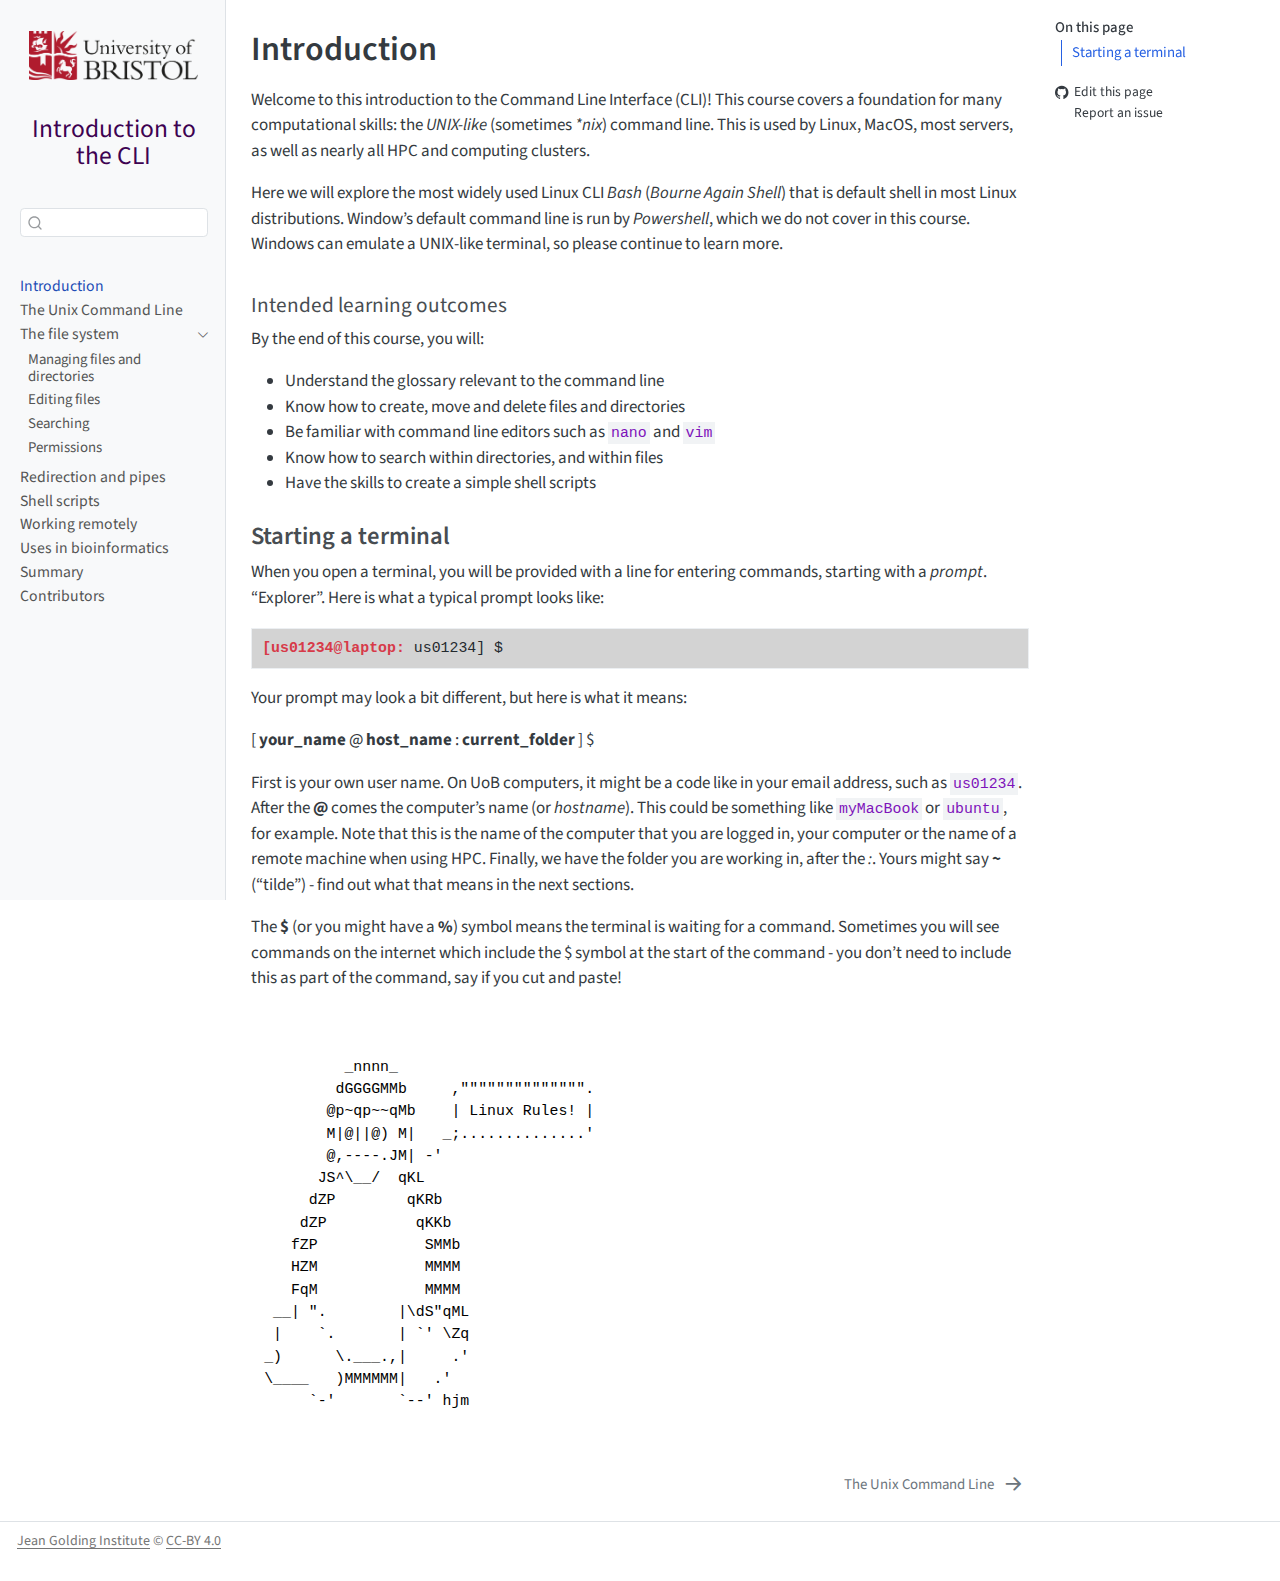
<file: index.html>
<!DOCTYPE html>
<html xmlns="http://www.w3.org/1999/xhtml" lang="en" xml:lang="en"><head>

<meta charset="utf-8">
<meta name="generator" content="quarto-1.8.24">

<meta name="viewport" content="width=device-width, initial-scale=1.0, user-scalable=yes">


<title>Introduction – Introduction to the Command Line Interface</title>
<style>
code{white-space: pre-wrap;}
span.smallcaps{font-variant: small-caps;}
div.columns{display: flex; gap: min(4vw, 1.5em);}
div.column{flex: auto; overflow-x: auto;}
div.hanging-indent{margin-left: 1.5em; text-indent: -1.5em;}
ul.task-list{list-style: none;}
ul.task-list li input[type="checkbox"] {
  width: 0.8em;
  margin: 0 0.8em 0.2em -1em; /* quarto-specific, see https://github.com/quarto-dev/quarto-cli/issues/4556 */ 
  vertical-align: middle;
}
/* CSS for syntax highlighting */
html { -webkit-text-size-adjust: 100%; }
pre > code.sourceCode { white-space: pre; position: relative; }
pre > code.sourceCode > span { display: inline-block; line-height: 1.25; }
pre > code.sourceCode > span:empty { height: 1.2em; }
.sourceCode { overflow: visible; }
code.sourceCode > span { color: inherit; text-decoration: inherit; }
div.sourceCode { margin: 1em 0; }
pre.sourceCode { margin: 0; }
@media screen {
div.sourceCode { overflow: auto; }
}
@media print {
pre > code.sourceCode { white-space: pre-wrap; }
pre > code.sourceCode > span { text-indent: -5em; padding-left: 5em; }
}
pre.numberSource code
  { counter-reset: source-line 0; }
pre.numberSource code > span
  { position: relative; left: -4em; counter-increment: source-line; }
pre.numberSource code > span > a:first-child::before
  { content: counter(source-line);
    position: relative; left: -1em; text-align: right; vertical-align: baseline;
    border: none; display: inline-block;
    -webkit-touch-callout: none; -webkit-user-select: none;
    -khtml-user-select: none; -moz-user-select: none;
    -ms-user-select: none; user-select: none;
    padding: 0 4px; width: 4em;
  }
pre.numberSource { margin-left: 3em;  padding-left: 4px; }
div.sourceCode
  {   }
@media screen {
pre > code.sourceCode > span > a:first-child::before { text-decoration: underline; }
}
</style>


<script src="site_libs/quarto-nav/quarto-nav.js"></script>
<script src="site_libs/quarto-nav/headroom.min.js"></script>
<script src="site_libs/clipboard/clipboard.min.js"></script>
<script src="site_libs/quarto-search/autocomplete.umd.js"></script>
<script src="site_libs/quarto-search/fuse.min.js"></script>
<script src="site_libs/quarto-search/quarto-search.js"></script>
<meta name="quarto:offset" content="./">
<link href="./pages/010-cli.html" rel="next">
<script src="site_libs/quarto-html/quarto.js" type="module"></script>
<script src="site_libs/quarto-html/tabsets/tabsets.js" type="module"></script>
<script src="site_libs/quarto-html/axe/axe-check.js" type="module"></script>
<script src="site_libs/quarto-html/popper.min.js"></script>
<script src="site_libs/quarto-html/tippy.umd.min.js"></script>
<script src="site_libs/quarto-html/anchor.min.js"></script>
<link href="site_libs/quarto-html/tippy.css" rel="stylesheet">
<link href="site_libs/quarto-html/quarto-syntax-highlighting-a6e161b2431e1f94a14e0f5d32135a3c.css" rel="stylesheet" id="quarto-text-highlighting-styles">
<script src="site_libs/bootstrap/bootstrap.min.js"></script>
<link href="site_libs/bootstrap/bootstrap-icons.css" rel="stylesheet">
<link href="site_libs/bootstrap/bootstrap-097cfa0267562f9aba865570d4e9112e.min.css" rel="stylesheet" append-hash="true" id="quarto-bootstrap" data-mode="light">
<script id="quarto-search-options" type="application/json">{
  "location": "sidebar",
  "copy-button": false,
  "collapse-after": 3,
  "panel-placement": "start",
  "type": "textbox",
  "limit": 50,
  "keyboard-shortcut": [
    "f",
    "/",
    "s"
  ],
  "show-item-context": false,
  "language": {
    "search-no-results-text": "No results",
    "search-matching-documents-text": "matching documents",
    "search-copy-link-title": "Copy link to search",
    "search-hide-matches-text": "Hide additional matches",
    "search-more-match-text": "more match in this document",
    "search-more-matches-text": "more matches in this document",
    "search-clear-button-title": "Clear",
    "search-text-placeholder": "",
    "search-detached-cancel-button-title": "Cancel",
    "search-submit-button-title": "Submit",
    "search-label": "Search"
  }
}</script>


</head>

<body class="nav-sidebar docked quarto-light">

<div id="quarto-search-results"></div>
  <header id="quarto-header" class="headroom fixed-top">
  <nav class="quarto-secondary-nav">
    <div class="container-fluid d-flex">
      <button type="button" class="quarto-btn-toggle btn" data-bs-toggle="collapse" role="button" data-bs-target=".quarto-sidebar-collapse-item" aria-controls="quarto-sidebar" aria-expanded="false" aria-label="Toggle sidebar navigation" onclick="if (window.quartoToggleHeadroom) { window.quartoToggleHeadroom(); }">
        <i class="bi bi-layout-text-sidebar-reverse"></i>
      </button>
        <nav class="quarto-page-breadcrumbs" aria-label="breadcrumb"><ol class="breadcrumb"><li class="breadcrumb-item"><a href="./index.html">Introduction</a></li></ol></nav>
        <a class="flex-grow-1" role="navigation" data-bs-toggle="collapse" data-bs-target=".quarto-sidebar-collapse-item" aria-controls="quarto-sidebar" aria-expanded="false" aria-label="Toggle sidebar navigation" onclick="if (window.quartoToggleHeadroom) { window.quartoToggleHeadroom(); }">      
        </a>
      <button type="button" class="btn quarto-search-button" aria-label="Search" onclick="window.quartoOpenSearch();">
        <i class="bi bi-search"></i>
      </button>
    </div>
  </nav>
</header>
<!-- content -->
<div id="quarto-content" class="quarto-container page-columns page-rows-contents page-layout-article">
<!-- sidebar -->
  <nav id="quarto-sidebar" class="sidebar collapse collapse-horizontal quarto-sidebar-collapse-item sidebar-navigation docked overflow-auto">
    <div class="pt-lg-2 mt-2 text-center sidebar-header sidebar-header-stacked">
      <a href="./index.html" class="sidebar-logo-link">
      <img src="./assets/UoB_RGB_24.png" alt="University of Bristol logo" class="sidebar-logo light-content py-0 d-lg-inline d-none">
      <img src="./assets/UoB_RGB_24.png" alt="University of Bristol logo" class="sidebar-logo dark-content py-0 d-lg-inline d-none">
      </a>
    <div class="sidebar-title mb-0 py-0">
      <a href="./">Introduction to the CLI</a> 
    </div>
      </div>
        <div class="mt-2 flex-shrink-0 align-items-center">
        <div class="sidebar-search">
        <div id="quarto-search" class="" title="Search"></div>
        </div>
        </div>
    <div class="sidebar-menu-container"> 
    <ul class="list-unstyled mt-1">
        <li class="sidebar-item">
  <div class="sidebar-item-container"> 
  <a href="./index.html" class="sidebar-item-text sidebar-link active">
 <span class="menu-text">Introduction</span></a>
  </div>
</li>
        <li class="sidebar-item">
  <div class="sidebar-item-container"> 
  <a href="./pages/010-cli.html" class="sidebar-item-text sidebar-link">
 <span class="menu-text">The Unix Command Line</span></a>
  </div>
</li>
        <li class="sidebar-item sidebar-item-section">
      <div class="sidebar-item-container"> 
            <a href="./pages/020-file-system.html" class="sidebar-item-text sidebar-link">
 <span class="menu-text">The file system</span></a>
          <a class="sidebar-item-toggle text-start" data-bs-toggle="collapse" data-bs-target="#quarto-sidebar-section-1" role="navigation" aria-expanded="true" aria-label="Toggle section">
            <i class="bi bi-chevron-right ms-2"></i>
          </a> 
      </div>
      <ul id="quarto-sidebar-section-1" class="collapse list-unstyled sidebar-section depth1 show">  
          <li class="sidebar-item">
  <div class="sidebar-item-container"> 
  <a href="./pages/021-files-directories.html" class="sidebar-item-text sidebar-link">
 <span class="menu-text">Managing files and directories</span></a>
  </div>
</li>
          <li class="sidebar-item">
  <div class="sidebar-item-container"> 
  <a href="./pages/022-editing-files.html" class="sidebar-item-text sidebar-link">
 <span class="menu-text">Editing files</span></a>
  </div>
</li>
          <li class="sidebar-item">
  <div class="sidebar-item-container"> 
  <a href="./pages/023-search.html" class="sidebar-item-text sidebar-link">
 <span class="menu-text">Searching</span></a>
  </div>
</li>
          <li class="sidebar-item">
  <div class="sidebar-item-container"> 
  <a href="./pages/024-permissions.html" class="sidebar-item-text sidebar-link">
 <span class="menu-text">Permissions</span></a>
  </div>
</li>
      </ul>
  </li>
        <li class="sidebar-item">
  <div class="sidebar-item-container"> 
  <a href="./pages/030-redirection-pipes.html" class="sidebar-item-text sidebar-link">
 <span class="menu-text">Redirection and pipes</span></a>
  </div>
</li>
        <li class="sidebar-item">
  <div class="sidebar-item-container"> 
  <a href="./pages/040-scripting.html" class="sidebar-item-text sidebar-link">
 <span class="menu-text">Shell scripts</span></a>
  </div>
</li>
        <li class="sidebar-item">
  <div class="sidebar-item-container"> 
  <a href="./pages/050-remote.html" class="sidebar-item-text sidebar-link">
 <span class="menu-text">Working remotely</span></a>
  </div>
</li>
        <li class="sidebar-item">
  <div class="sidebar-item-container"> 
  <a href="./pages/070-bioinformatics.html" class="sidebar-item-text sidebar-link">
 <span class="menu-text">Uses in bioinformatics</span></a>
  </div>
</li>
        <li class="sidebar-item">
  <div class="sidebar-item-container"> 
  <a href="./pages/980-summary.html" class="sidebar-item-text sidebar-link">
 <span class="menu-text">Summary</span></a>
  </div>
</li>
        <li class="sidebar-item">
  <div class="sidebar-item-container"> 
  <a href="./pages/990-contributors.html" class="sidebar-item-text sidebar-link">
 <span class="menu-text">Contributors</span></a>
  </div>
</li>
    </ul>
    </div>
</nav>
<div id="quarto-sidebar-glass" class="quarto-sidebar-collapse-item" data-bs-toggle="collapse" data-bs-target=".quarto-sidebar-collapse-item"></div>
<!-- margin-sidebar -->
    <div id="quarto-margin-sidebar" class="sidebar margin-sidebar">
        <nav id="TOC" role="doc-toc" class="toc-active">
    <h2 id="toc-title">On this page</h2>
   
  <ul>
  <li><a href="#starting-a-terminal" id="toc-starting-a-terminal" class="nav-link active" data-scroll-target="#starting-a-terminal">Starting a terminal</a></li>
  </ul>
<div class="toc-actions"><ul><li><a href="https://github.com/bristol-training/introduction-to-cli/edit/main/index.qmd" class="toc-action"><i class="bi bi-github"></i>Edit this page</a></li><li><a href="https://github.com/bristol-training/introduction-to-cli/issues/new" class="toc-action"><i class="bi empty"></i>Report an issue</a></li></ul></div></nav>
    </div>
<!-- main -->
<main class="content" id="quarto-document-content">

<header id="title-block-header" class="quarto-title-block default">
<div class="quarto-title">
<h1 class="title">Introduction</h1>
</div>



<div class="quarto-title-meta">

    
  
    
  </div>
  


</header>


<p>Welcome to this introduction to the Command Line Interface (CLI)! This course covers a foundation for many computational skills: the <em>UNIX-like</em> (sometimes <em>*nix</em>) command line. This is used by Linux, MacOS, most servers, as well as nearly all HPC and computing clusters.</p>
<p>Here we will explore the most widely used Linux CLI <em>Bash</em> (<em>Bourne Again Shell</em>) that is default shell in most Linux distributions. Window’s default command line is run by <em>Powershell</em>, which we do not cover in this course. Windows can emulate a UNIX-like terminal, so please continue to learn more.</p>
<section id="intended-learning-outcomes" class="level4">
<h4 class="anchored" data-anchor-id="intended-learning-outcomes">Intended learning outcomes</h4>
<p>By the end of this course, you will:</p>
<ul>
<li>Understand the glossary relevant to the command line</li>
<li>Know how to create, move and delete files and directories</li>
<li>Be familiar with command line editors such as <code>nano</code> and <code>vim</code></li>
<li>Know how to search within directories, and within files</li>
<li>Have the skills to create a simple shell scripts</li>
</ul>
</section>
<section id="starting-a-terminal" class="level3">
<h3 class="anchored" data-anchor-id="starting-a-terminal">Starting a terminal</h3>
<p>When you open a terminal, you will be provided with a line for entering commands, starting with a <em>prompt</em>. “Explorer”. Here is what a typical prompt looks like:</p>
<div class="code-copy-outer-scaffold"><div class="sourceCode" id="cb1"><pre class="sourceCode bash code-with-copy"><code class="sourceCode bash"><span id="cb1-1"><a href="#cb1-1" aria-hidden="true" tabindex="-1"></a><span class="ex">[us01234@laptop:</span> us01234] $</span></code></pre></div><button title="Copy to Clipboard" class="code-copy-button"><i class="bi"></i></button></div>
<p>Your prompt may look a bit different, but here is what it means:</p>
<p>[ <strong>your_name</strong> @ <strong>host_name</strong> : <strong>current_folder</strong> ] $</p>
<p>First is your own user name. On UoB computers, it might be a code like in your email address, such as <code>us01234</code>. After the <strong>@</strong> comes the computer’s name (or <em>hostname</em>). This could be something like <code>myMacBook</code> or <code>ubuntu</code>, for example. Note that this is the name of the computer that you are logged in, your computer or the name of a remote machine when using HPC. Finally, we have the folder you are working in, after the <em>:</em>. Yours might say <strong>~</strong> (“tilde”) - find out what that means in the next sections.</p>
<p>The <strong>$</strong> (or you might have a <strong>%</strong>) symbol means the terminal is waiting for a command. Sometimes you will see commands on the internet which include the $ symbol at the start of the command - you don’t need to include this as part of the command, say if you cut and paste!</p>
<pre><code>

          _nnnn_                      
         dGGGGMMb     ,"""""""""""""".
        @p~qp~~qMb    | Linux Rules! |
        M|@||@) M|   _;..............'
        @,----.JM| -'
       JS^\__/  qKL
      dZP        qKRb
     dZP          qKKb
    fZP            SMMb
    HZM            MMMM
    FqM            MMMM
  __| ".        |\dS"qML
  |    `.       | `' \Zq
 _)      \.___.,|     .'
 \____   )MMMMMM|   .'
      `-'       `--' hjm</code></pre>


</section>

</main> <!-- /main -->
<script id="quarto-html-after-body" type="application/javascript">
  window.document.addEventListener("DOMContentLoaded", function (event) {
    const icon = "";
    const anchorJS = new window.AnchorJS();
    anchorJS.options = {
      placement: 'right',
      icon: icon
    };
    anchorJS.add('.anchored');
    const isCodeAnnotation = (el) => {
      for (const clz of el.classList) {
        if (clz.startsWith('code-annotation-')) {                     
          return true;
        }
      }
      return false;
    }
    const onCopySuccess = function(e) {
      // button target
      const button = e.trigger;
      // don't keep focus
      button.blur();
      // flash "checked"
      button.classList.add('code-copy-button-checked');
      var currentTitle = button.getAttribute("title");
      button.setAttribute("title", "Copied!");
      let tooltip;
      if (window.bootstrap) {
        button.setAttribute("data-bs-toggle", "tooltip");
        button.setAttribute("data-bs-placement", "left");
        button.setAttribute("data-bs-title", "Copied!");
        tooltip = new bootstrap.Tooltip(button, 
          { trigger: "manual", 
            customClass: "code-copy-button-tooltip",
            offset: [0, -8]});
        tooltip.show();    
      }
      setTimeout(function() {
        if (tooltip) {
          tooltip.hide();
          button.removeAttribute("data-bs-title");
          button.removeAttribute("data-bs-toggle");
          button.removeAttribute("data-bs-placement");
        }
        button.setAttribute("title", currentTitle);
        button.classList.remove('code-copy-button-checked');
      }, 1000);
      // clear code selection
      e.clearSelection();
    }
    const getTextToCopy = function(trigger) {
      const outerScaffold = trigger.parentElement.cloneNode(true);
      const codeEl = outerScaffold.querySelector('code');
      for (const childEl of codeEl.children) {
        if (isCodeAnnotation(childEl)) {
          childEl.remove();
        }
      }
      return codeEl.innerText;
    }
    const clipboard = new window.ClipboardJS('.code-copy-button:not([data-in-quarto-modal])', {
      text: getTextToCopy
    });
    clipboard.on('success', onCopySuccess);
    if (window.document.getElementById('quarto-embedded-source-code-modal')) {
      const clipboardModal = new window.ClipboardJS('.code-copy-button[data-in-quarto-modal]', {
        text: getTextToCopy,
        container: window.document.getElementById('quarto-embedded-source-code-modal')
      });
      clipboardModal.on('success', onCopySuccess);
    }
      var localhostRegex = new RegExp(/^(?:http|https):\/\/localhost\:?[0-9]*\//);
      var mailtoRegex = new RegExp(/^mailto:/);
        var filterRegex = new RegExp('/' + window.location.host + '/');
      var isInternal = (href) => {
          return filterRegex.test(href) || localhostRegex.test(href) || mailtoRegex.test(href);
      }
      // Inspect non-navigation links and adorn them if external
     var links = window.document.querySelectorAll('a[href]:not(.nav-link):not(.navbar-brand):not(.toc-action):not(.sidebar-link):not(.sidebar-item-toggle):not(.pagination-link):not(.no-external):not([aria-hidden]):not(.dropdown-item):not(.quarto-navigation-tool):not(.about-link)');
      for (var i=0; i<links.length; i++) {
        const link = links[i];
        if (!isInternal(link.href)) {
          // undo the damage that might have been done by quarto-nav.js in the case of
          // links that we want to consider external
          if (link.dataset.originalHref !== undefined) {
            link.href = link.dataset.originalHref;
          }
        }
      }
    function tippyHover(el, contentFn, onTriggerFn, onUntriggerFn) {
      const config = {
        allowHTML: true,
        maxWidth: 500,
        delay: 100,
        arrow: false,
        appendTo: function(el) {
            return el.parentElement;
        },
        interactive: true,
        interactiveBorder: 10,
        theme: 'quarto',
        placement: 'bottom-start',
      };
      if (contentFn) {
        config.content = contentFn;
      }
      if (onTriggerFn) {
        config.onTrigger = onTriggerFn;
      }
      if (onUntriggerFn) {
        config.onUntrigger = onUntriggerFn;
      }
      window.tippy(el, config); 
    }
    const noterefs = window.document.querySelectorAll('a[role="doc-noteref"]');
    for (var i=0; i<noterefs.length; i++) {
      const ref = noterefs[i];
      tippyHover(ref, function() {
        // use id or data attribute instead here
        let href = ref.getAttribute('data-footnote-href') || ref.getAttribute('href');
        try { href = new URL(href).hash; } catch {}
        const id = href.replace(/^#\/?/, "");
        const note = window.document.getElementById(id);
        if (note) {
          return note.innerHTML;
        } else {
          return "";
        }
      });
    }
    const xrefs = window.document.querySelectorAll('a.quarto-xref');
    const processXRef = (id, note) => {
      // Strip column container classes
      const stripColumnClz = (el) => {
        el.classList.remove("page-full", "page-columns");
        if (el.children) {
          for (const child of el.children) {
            stripColumnClz(child);
          }
        }
      }
      stripColumnClz(note)
      if (id === null || id.startsWith('sec-')) {
        // Special case sections, only their first couple elements
        const container = document.createElement("div");
        if (note.children && note.children.length > 2) {
          container.appendChild(note.children[0].cloneNode(true));
          for (let i = 1; i < note.children.length; i++) {
            const child = note.children[i];
            if (child.tagName === "P" && child.innerText === "") {
              continue;
            } else {
              container.appendChild(child.cloneNode(true));
              break;
            }
          }
          if (window.Quarto?.typesetMath) {
            window.Quarto.typesetMath(container);
          }
          return container.innerHTML
        } else {
          if (window.Quarto?.typesetMath) {
            window.Quarto.typesetMath(note);
          }
          return note.innerHTML;
        }
      } else {
        // Remove any anchor links if they are present
        const anchorLink = note.querySelector('a.anchorjs-link');
        if (anchorLink) {
          anchorLink.remove();
        }
        if (window.Quarto?.typesetMath) {
          window.Quarto.typesetMath(note);
        }
        if (note.classList.contains("callout")) {
          return note.outerHTML;
        } else {
          return note.innerHTML;
        }
      }
    }
    for (var i=0; i<xrefs.length; i++) {
      const xref = xrefs[i];
      tippyHover(xref, undefined, function(instance) {
        instance.disable();
        let url = xref.getAttribute('href');
        let hash = undefined; 
        if (url.startsWith('#')) {
          hash = url;
        } else {
          try { hash = new URL(url).hash; } catch {}
        }
        if (hash) {
          const id = hash.replace(/^#\/?/, "");
          const note = window.document.getElementById(id);
          if (note !== null) {
            try {
              const html = processXRef(id, note.cloneNode(true));
              instance.setContent(html);
            } finally {
              instance.enable();
              instance.show();
            }
          } else {
            // See if we can fetch this
            fetch(url.split('#')[0])
            .then(res => res.text())
            .then(html => {
              const parser = new DOMParser();
              const htmlDoc = parser.parseFromString(html, "text/html");
              const note = htmlDoc.getElementById(id);
              if (note !== null) {
                const html = processXRef(id, note);
                instance.setContent(html);
              } 
            }).finally(() => {
              instance.enable();
              instance.show();
            });
          }
        } else {
          // See if we can fetch a full url (with no hash to target)
          // This is a special case and we should probably do some content thinning / targeting
          fetch(url)
          .then(res => res.text())
          .then(html => {
            const parser = new DOMParser();
            const htmlDoc = parser.parseFromString(html, "text/html");
            const note = htmlDoc.querySelector('main.content');
            if (note !== null) {
              // This should only happen for chapter cross references
              // (since there is no id in the URL)
              // remove the first header
              if (note.children.length > 0 && note.children[0].tagName === "HEADER") {
                note.children[0].remove();
              }
              const html = processXRef(null, note);
              instance.setContent(html);
            } 
          }).finally(() => {
            instance.enable();
            instance.show();
          });
        }
      }, function(instance) {
      });
    }
        let selectedAnnoteEl;
        const selectorForAnnotation = ( cell, annotation) => {
          let cellAttr = 'data-code-cell="' + cell + '"';
          let lineAttr = 'data-code-annotation="' +  annotation + '"';
          const selector = 'span[' + cellAttr + '][' + lineAttr + ']';
          return selector;
        }
        const selectCodeLines = (annoteEl) => {
          const doc = window.document;
          const targetCell = annoteEl.getAttribute("data-target-cell");
          const targetAnnotation = annoteEl.getAttribute("data-target-annotation");
          const annoteSpan = window.document.querySelector(selectorForAnnotation(targetCell, targetAnnotation));
          const lines = annoteSpan.getAttribute("data-code-lines").split(",");
          const lineIds = lines.map((line) => {
            return targetCell + "-" + line;
          })
          let top = null;
          let height = null;
          let parent = null;
          if (lineIds.length > 0) {
              //compute the position of the single el (top and bottom and make a div)
              const el = window.document.getElementById(lineIds[0]);
              top = el.offsetTop;
              height = el.offsetHeight;
              parent = el.parentElement.parentElement;
            if (lineIds.length > 1) {
              const lastEl = window.document.getElementById(lineIds[lineIds.length - 1]);
              const bottom = lastEl.offsetTop + lastEl.offsetHeight;
              height = bottom - top;
            }
            if (top !== null && height !== null && parent !== null) {
              // cook up a div (if necessary) and position it 
              let div = window.document.getElementById("code-annotation-line-highlight");
              if (div === null) {
                div = window.document.createElement("div");
                div.setAttribute("id", "code-annotation-line-highlight");
                div.style.position = 'absolute';
                parent.appendChild(div);
              }
              div.style.top = top - 2 + "px";
              div.style.height = height + 4 + "px";
              div.style.left = 0;
              let gutterDiv = window.document.getElementById("code-annotation-line-highlight-gutter");
              if (gutterDiv === null) {
                gutterDiv = window.document.createElement("div");
                gutterDiv.setAttribute("id", "code-annotation-line-highlight-gutter");
                gutterDiv.style.position = 'absolute';
                const codeCell = window.document.getElementById(targetCell);
                const gutter = codeCell.querySelector('.code-annotation-gutter');
                gutter.appendChild(gutterDiv);
              }
              gutterDiv.style.top = top - 2 + "px";
              gutterDiv.style.height = height + 4 + "px";
            }
            selectedAnnoteEl = annoteEl;
          }
        };
        const unselectCodeLines = () => {
          const elementsIds = ["code-annotation-line-highlight", "code-annotation-line-highlight-gutter"];
          elementsIds.forEach((elId) => {
            const div = window.document.getElementById(elId);
            if (div) {
              div.remove();
            }
          });
          selectedAnnoteEl = undefined;
        };
          // Handle positioning of the toggle
      window.addEventListener(
        "resize",
        throttle(() => {
          elRect = undefined;
          if (selectedAnnoteEl) {
            selectCodeLines(selectedAnnoteEl);
          }
        }, 10)
      );
      function throttle(fn, ms) {
      let throttle = false;
      let timer;
        return (...args) => {
          if(!throttle) { // first call gets through
              fn.apply(this, args);
              throttle = true;
          } else { // all the others get throttled
              if(timer) clearTimeout(timer); // cancel #2
              timer = setTimeout(() => {
                fn.apply(this, args);
                timer = throttle = false;
              }, ms);
          }
        };
      }
        // Attach click handler to the DT
        const annoteDls = window.document.querySelectorAll('dt[data-target-cell]');
        for (const annoteDlNode of annoteDls) {
          annoteDlNode.addEventListener('click', (event) => {
            const clickedEl = event.target;
            if (clickedEl !== selectedAnnoteEl) {
              unselectCodeLines();
              const activeEl = window.document.querySelector('dt[data-target-cell].code-annotation-active');
              if (activeEl) {
                activeEl.classList.remove('code-annotation-active');
              }
              selectCodeLines(clickedEl);
              clickedEl.classList.add('code-annotation-active');
            } else {
              // Unselect the line
              unselectCodeLines();
              clickedEl.classList.remove('code-annotation-active');
            }
          });
        }
    const findCites = (el) => {
      const parentEl = el.parentElement;
      if (parentEl) {
        const cites = parentEl.dataset.cites;
        if (cites) {
          return {
            el,
            cites: cites.split(' ')
          };
        } else {
          return findCites(el.parentElement)
        }
      } else {
        return undefined;
      }
    };
    var bibliorefs = window.document.querySelectorAll('a[role="doc-biblioref"]');
    for (var i=0; i<bibliorefs.length; i++) {
      const ref = bibliorefs[i];
      const citeInfo = findCites(ref);
      if (citeInfo) {
        tippyHover(citeInfo.el, function() {
          var popup = window.document.createElement('div');
          citeInfo.cites.forEach(function(cite) {
            var citeDiv = window.document.createElement('div');
            citeDiv.classList.add('hanging-indent');
            citeDiv.classList.add('csl-entry');
            var biblioDiv = window.document.getElementById('ref-' + cite);
            if (biblioDiv) {
              citeDiv.innerHTML = biblioDiv.innerHTML;
            }
            popup.appendChild(citeDiv);
          });
          return popup.innerHTML;
        });
      }
    }
  });
  </script>
<nav class="page-navigation">
  <div class="nav-page nav-page-previous">
  </div>
  <div class="nav-page nav-page-next">
      <a href="./pages/010-cli.html" class="pagination-link" aria-label="The Unix Command Line">
        <span class="nav-page-text">The Unix Command Line</span> <i class="bi bi-arrow-right-short"></i>
      </a>
  </div>
</nav>
</div> <!-- /content -->
<footer class="footer">
  <div class="nav-footer">
    <div class="nav-footer-left">
<p><a href="https://www.bristol.ac.uk/golding/">Jean Golding Institute</a> © <a href="http://creativecommons.org/licenses/by/4.0/">CC-BY 4.0</a></p>
</div>   
    <div class="nav-footer-center">
      &nbsp;
    <div class="toc-actions d-sm-block d-md-none"><ul><li><a href="https://github.com/bristol-training/introduction-to-cli/edit/main/index.qmd" class="toc-action"><i class="bi bi-github"></i>Edit this page</a></li><li><a href="https://github.com/bristol-training/introduction-to-cli/issues/new" class="toc-action"><i class="bi empty"></i>Report an issue</a></li></ul></div></div>
    <div class="nav-footer-right">
      &nbsp;
    </div>
  </div>
</footer>




</body></html>
</file>
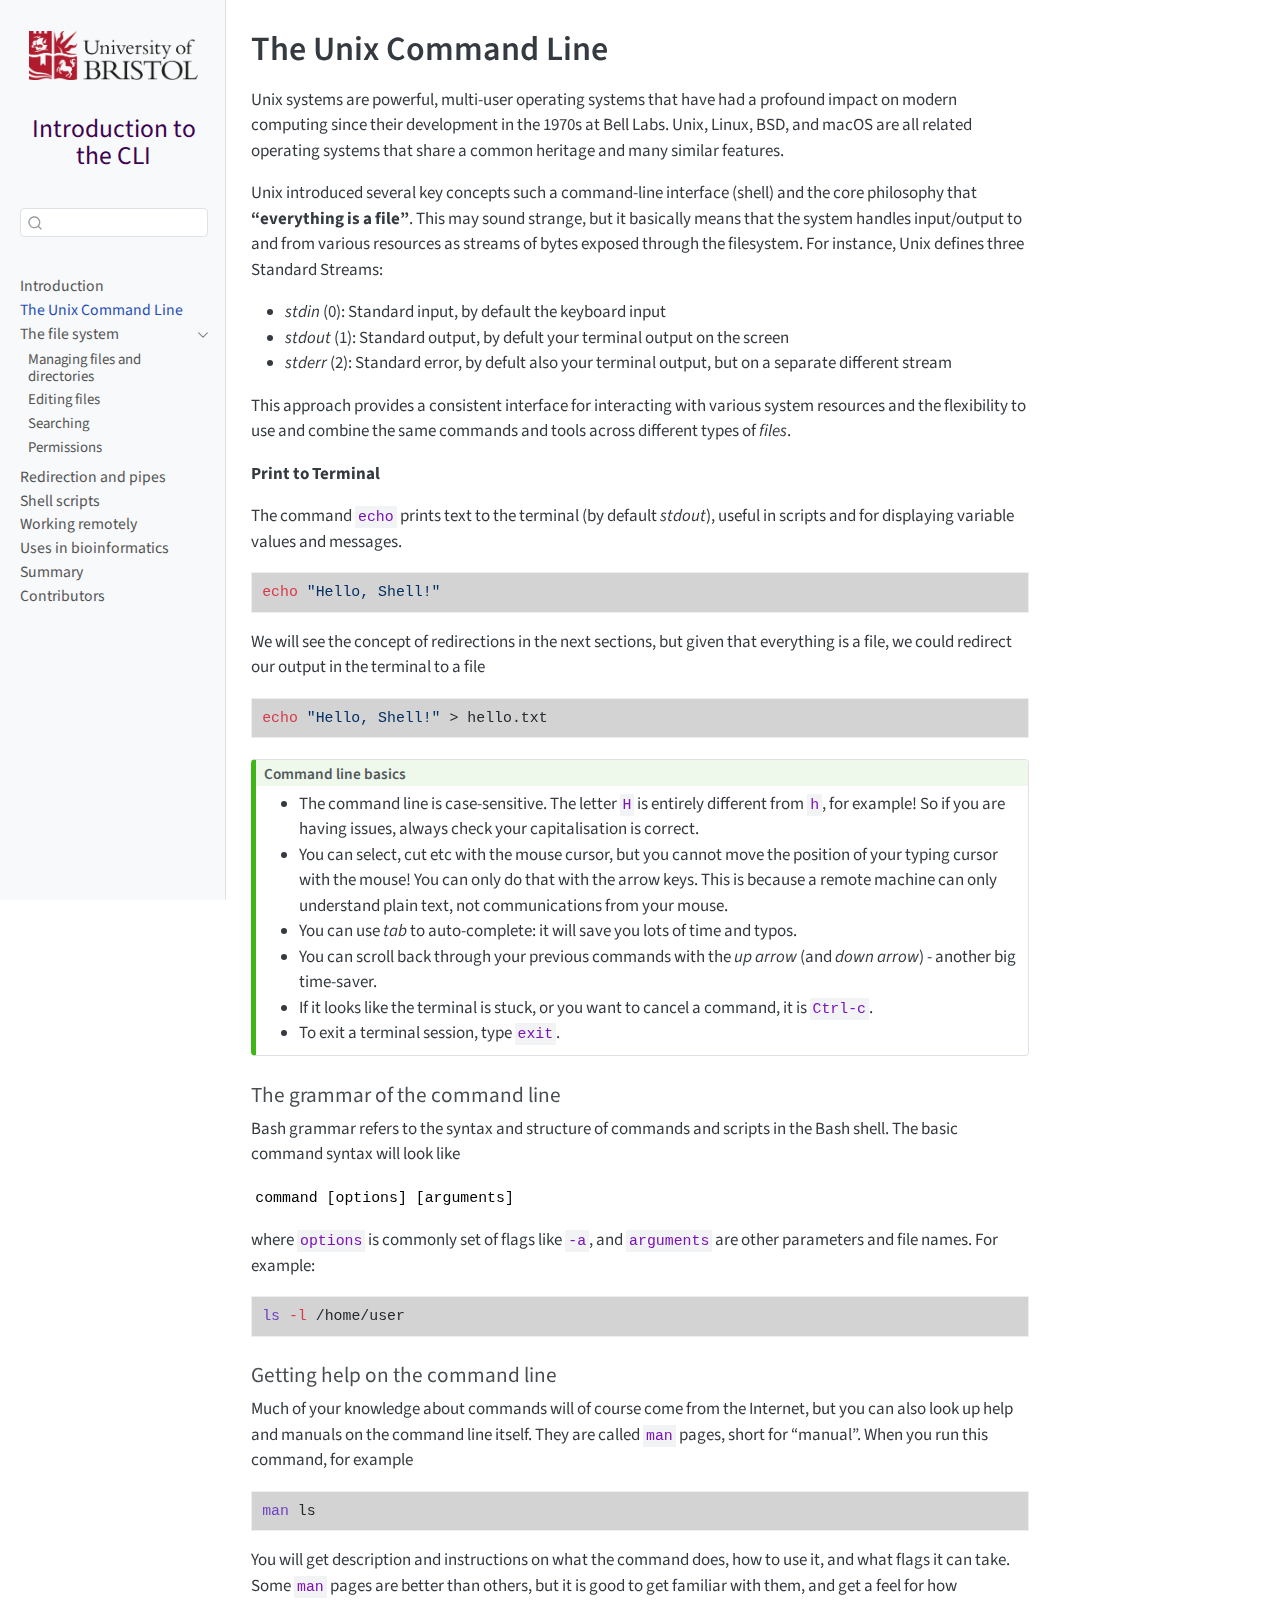
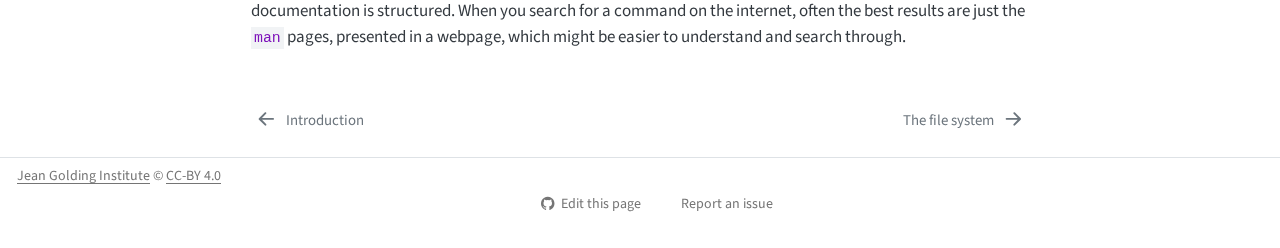
<file: pages/010-cli.html>
<!DOCTYPE html>
<html xmlns="http://www.w3.org/1999/xhtml" lang="en" xml:lang="en"><head>

<meta charset="utf-8">
<meta name="generator" content="quarto-1.8.24">

<meta name="viewport" content="width=device-width, initial-scale=1.0, user-scalable=yes">


<title>The Unix Command Line – Introduction to the Command Line Interface</title>
<style>
code{white-space: pre-wrap;}
span.smallcaps{font-variant: small-caps;}
div.columns{display: flex; gap: min(4vw, 1.5em);}
div.column{flex: auto; overflow-x: auto;}
div.hanging-indent{margin-left: 1.5em; text-indent: -1.5em;}
ul.task-list{list-style: none;}
ul.task-list li input[type="checkbox"] {
  width: 0.8em;
  margin: 0 0.8em 0.2em -1em; /* quarto-specific, see https://github.com/quarto-dev/quarto-cli/issues/4556 */ 
  vertical-align: middle;
}
/* CSS for syntax highlighting */
html { -webkit-text-size-adjust: 100%; }
pre > code.sourceCode { white-space: pre; position: relative; }
pre > code.sourceCode > span { display: inline-block; line-height: 1.25; }
pre > code.sourceCode > span:empty { height: 1.2em; }
.sourceCode { overflow: visible; }
code.sourceCode > span { color: inherit; text-decoration: inherit; }
div.sourceCode { margin: 1em 0; }
pre.sourceCode { margin: 0; }
@media screen {
div.sourceCode { overflow: auto; }
}
@media print {
pre > code.sourceCode { white-space: pre-wrap; }
pre > code.sourceCode > span { text-indent: -5em; padding-left: 5em; }
}
pre.numberSource code
  { counter-reset: source-line 0; }
pre.numberSource code > span
  { position: relative; left: -4em; counter-increment: source-line; }
pre.numberSource code > span > a:first-child::before
  { content: counter(source-line);
    position: relative; left: -1em; text-align: right; vertical-align: baseline;
    border: none; display: inline-block;
    -webkit-touch-callout: none; -webkit-user-select: none;
    -khtml-user-select: none; -moz-user-select: none;
    -ms-user-select: none; user-select: none;
    padding: 0 4px; width: 4em;
  }
pre.numberSource { margin-left: 3em;  padding-left: 4px; }
div.sourceCode
  {   }
@media screen {
pre > code.sourceCode > span > a:first-child::before { text-decoration: underline; }
}
</style>


<script src="../site_libs/quarto-nav/quarto-nav.js"></script>
<script src="../site_libs/quarto-nav/headroom.min.js"></script>
<script src="../site_libs/clipboard/clipboard.min.js"></script>
<script src="../site_libs/quarto-search/autocomplete.umd.js"></script>
<script src="../site_libs/quarto-search/fuse.min.js"></script>
<script src="../site_libs/quarto-search/quarto-search.js"></script>
<meta name="quarto:offset" content="../">
<link href="../pages/020-file-system.html" rel="next">
<link href="../index.html" rel="prev">
<script src="../site_libs/quarto-html/quarto.js" type="module"></script>
<script src="../site_libs/quarto-html/tabsets/tabsets.js" type="module"></script>
<script src="../site_libs/quarto-html/axe/axe-check.js" type="module"></script>
<script src="../site_libs/quarto-html/popper.min.js"></script>
<script src="../site_libs/quarto-html/tippy.umd.min.js"></script>
<script src="../site_libs/quarto-html/anchor.min.js"></script>
<link href="../site_libs/quarto-html/tippy.css" rel="stylesheet">
<link href="../site_libs/quarto-html/quarto-syntax-highlighting-a6e161b2431e1f94a14e0f5d32135a3c.css" rel="stylesheet" id="quarto-text-highlighting-styles">
<script src="../site_libs/bootstrap/bootstrap.min.js"></script>
<link href="../site_libs/bootstrap/bootstrap-icons.css" rel="stylesheet">
<link href="../site_libs/bootstrap/bootstrap-097cfa0267562f9aba865570d4e9112e.min.css" rel="stylesheet" append-hash="true" id="quarto-bootstrap" data-mode="light">
<script id="quarto-search-options" type="application/json">{
  "location": "sidebar",
  "copy-button": false,
  "collapse-after": 3,
  "panel-placement": "start",
  "type": "textbox",
  "limit": 50,
  "keyboard-shortcut": [
    "f",
    "/",
    "s"
  ],
  "show-item-context": false,
  "language": {
    "search-no-results-text": "No results",
    "search-matching-documents-text": "matching documents",
    "search-copy-link-title": "Copy link to search",
    "search-hide-matches-text": "Hide additional matches",
    "search-more-match-text": "more match in this document",
    "search-more-matches-text": "more matches in this document",
    "search-clear-button-title": "Clear",
    "search-text-placeholder": "",
    "search-detached-cancel-button-title": "Cancel",
    "search-submit-button-title": "Submit",
    "search-label": "Search"
  }
}</script>


</head>

<body class="nav-sidebar docked quarto-light">

<div id="quarto-search-results"></div>
  <header id="quarto-header" class="headroom fixed-top">
  <nav class="quarto-secondary-nav">
    <div class="container-fluid d-flex">
      <button type="button" class="quarto-btn-toggle btn" data-bs-toggle="collapse" role="button" data-bs-target=".quarto-sidebar-collapse-item" aria-controls="quarto-sidebar" aria-expanded="false" aria-label="Toggle sidebar navigation" onclick="if (window.quartoToggleHeadroom) { window.quartoToggleHeadroom(); }">
        <i class="bi bi-layout-text-sidebar-reverse"></i>
      </button>
        <nav class="quarto-page-breadcrumbs" aria-label="breadcrumb"><ol class="breadcrumb"><li class="breadcrumb-item"><a href="../pages/010-cli.html">The Unix Command Line</a></li></ol></nav>
        <a class="flex-grow-1" role="navigation" data-bs-toggle="collapse" data-bs-target=".quarto-sidebar-collapse-item" aria-controls="quarto-sidebar" aria-expanded="false" aria-label="Toggle sidebar navigation" onclick="if (window.quartoToggleHeadroom) { window.quartoToggleHeadroom(); }">      
        </a>
      <button type="button" class="btn quarto-search-button" aria-label="Search" onclick="window.quartoOpenSearch();">
        <i class="bi bi-search"></i>
      </button>
    </div>
  </nav>
</header>
<!-- content -->
<div id="quarto-content" class="quarto-container page-columns page-rows-contents page-layout-article">
<!-- sidebar -->
  <nav id="quarto-sidebar" class="sidebar collapse collapse-horizontal quarto-sidebar-collapse-item sidebar-navigation docked overflow-auto">
    <div class="pt-lg-2 mt-2 text-center sidebar-header sidebar-header-stacked">
      <a href="../index.html" class="sidebar-logo-link">
      <img src="../assets/UoB_RGB_24.png" alt="University of Bristol logo" class="sidebar-logo light-content py-0 d-lg-inline d-none">
      <img src="../assets/UoB_RGB_24.png" alt="University of Bristol logo" class="sidebar-logo dark-content py-0 d-lg-inline d-none">
      </a>
    <div class="sidebar-title mb-0 py-0">
      <a href="../">Introduction to the CLI</a> 
    </div>
      </div>
        <div class="mt-2 flex-shrink-0 align-items-center">
        <div class="sidebar-search">
        <div id="quarto-search" class="" title="Search"></div>
        </div>
        </div>
    <div class="sidebar-menu-container"> 
    <ul class="list-unstyled mt-1">
        <li class="sidebar-item">
  <div class="sidebar-item-container"> 
  <a href="../index.html" class="sidebar-item-text sidebar-link">
 <span class="menu-text">Introduction</span></a>
  </div>
</li>
        <li class="sidebar-item">
  <div class="sidebar-item-container"> 
  <a href="../pages/010-cli.html" class="sidebar-item-text sidebar-link active">
 <span class="menu-text">The Unix Command Line</span></a>
  </div>
</li>
        <li class="sidebar-item sidebar-item-section">
      <div class="sidebar-item-container"> 
            <a href="../pages/020-file-system.html" class="sidebar-item-text sidebar-link">
 <span class="menu-text">The file system</span></a>
          <a class="sidebar-item-toggle text-start" data-bs-toggle="collapse" data-bs-target="#quarto-sidebar-section-1" role="navigation" aria-expanded="true" aria-label="Toggle section">
            <i class="bi bi-chevron-right ms-2"></i>
          </a> 
      </div>
      <ul id="quarto-sidebar-section-1" class="collapse list-unstyled sidebar-section depth1 show">  
          <li class="sidebar-item">
  <div class="sidebar-item-container"> 
  <a href="../pages/021-files-directories.html" class="sidebar-item-text sidebar-link">
 <span class="menu-text">Managing files and directories</span></a>
  </div>
</li>
          <li class="sidebar-item">
  <div class="sidebar-item-container"> 
  <a href="../pages/022-editing-files.html" class="sidebar-item-text sidebar-link">
 <span class="menu-text">Editing files</span></a>
  </div>
</li>
          <li class="sidebar-item">
  <div class="sidebar-item-container"> 
  <a href="../pages/023-search.html" class="sidebar-item-text sidebar-link">
 <span class="menu-text">Searching</span></a>
  </div>
</li>
          <li class="sidebar-item">
  <div class="sidebar-item-container"> 
  <a href="../pages/024-permissions.html" class="sidebar-item-text sidebar-link">
 <span class="menu-text">Permissions</span></a>
  </div>
</li>
      </ul>
  </li>
        <li class="sidebar-item">
  <div class="sidebar-item-container"> 
  <a href="../pages/030-redirection-pipes.html" class="sidebar-item-text sidebar-link">
 <span class="menu-text">Redirection and pipes</span></a>
  </div>
</li>
        <li class="sidebar-item">
  <div class="sidebar-item-container"> 
  <a href="../pages/040-scripting.html" class="sidebar-item-text sidebar-link">
 <span class="menu-text">Shell scripts</span></a>
  </div>
</li>
        <li class="sidebar-item">
  <div class="sidebar-item-container"> 
  <a href="../pages/050-remote.html" class="sidebar-item-text sidebar-link">
 <span class="menu-text">Working remotely</span></a>
  </div>
</li>
        <li class="sidebar-item">
  <div class="sidebar-item-container"> 
  <a href="../pages/070-bioinformatics.html" class="sidebar-item-text sidebar-link">
 <span class="menu-text">Uses in bioinformatics</span></a>
  </div>
</li>
        <li class="sidebar-item">
  <div class="sidebar-item-container"> 
  <a href="../pages/980-summary.html" class="sidebar-item-text sidebar-link">
 <span class="menu-text">Summary</span></a>
  </div>
</li>
        <li class="sidebar-item">
  <div class="sidebar-item-container"> 
  <a href="../pages/990-contributors.html" class="sidebar-item-text sidebar-link">
 <span class="menu-text">Contributors</span></a>
  </div>
</li>
    </ul>
    </div>
</nav>
<div id="quarto-sidebar-glass" class="quarto-sidebar-collapse-item" data-bs-toggle="collapse" data-bs-target=".quarto-sidebar-collapse-item"></div>
<!-- margin-sidebar -->
    <div id="quarto-margin-sidebar" class="sidebar margin-sidebar zindex-bottom">
        
    </div>
<!-- main -->
<main class="content" id="quarto-document-content">

<header id="title-block-header" class="quarto-title-block default">
<div class="quarto-title">
<h1 class="title">The Unix Command Line</h1>
</div>



<div class="quarto-title-meta">

    
  
    
  </div>
  


</header>


<p>Unix systems are powerful, multi-user operating systems that have had a profound impact on modern computing since their development in the 1970s at Bell Labs. Unix, Linux, BSD, and macOS are all related operating systems that share a common heritage and many similar features.</p>
<p>Unix introduced several key concepts such a command-line interface (shell) and the core philosophy that <strong>“everything is a file”</strong>. This may sound strange, but it basically means that the system handles input/output to and from various resources as streams of bytes exposed through the filesystem. For instance, Unix defines three Standard Streams:</p>
<ul>
<li><em>stdin</em> (0): Standard input, by default the keyboard input</li>
<li><em>stdout</em> (1): Standard output, by defult your terminal output on the screen</li>
<li><em>stderr</em> (2): Standard error, by defult also your terminal output, but on a separate different stream</li>
</ul>
<p>This approach provides a consistent interface for interacting with various system resources and the flexibility to use and combine the same commands and tools across different types of <em>files</em>.</p>
<p><strong>Print to Terminal</strong></p>
<p>The command <code>echo</code> prints text to the terminal (by default <em>stdout</em>), useful in scripts and for displaying variable values and messages.</p>
<div class="code-copy-outer-scaffold"><div class="sourceCode" id="cb1"><pre class="sourceCode bash code-with-copy"><code class="sourceCode bash"><span id="cb1-1"><a href="#cb1-1" aria-hidden="true" tabindex="-1"></a><span class="bu">echo</span> <span class="st">"Hello, Shell!"</span></span></code></pre></div><button title="Copy to Clipboard" class="code-copy-button"><i class="bi"></i></button></div>
<p>We will see the concept of redirections in the next sections, but given that everything is a file, we could redirect our output in the terminal to a file</p>
<div class="code-copy-outer-scaffold"><div class="sourceCode" id="cb2"><pre class="sourceCode bash code-with-copy"><code class="sourceCode bash"><span id="cb2-1"><a href="#cb2-1" aria-hidden="true" tabindex="-1"></a><span class="bu">echo</span> <span class="st">"Hello, Shell!"</span> <span class="op">&gt;</span> hello.txt</span></code></pre></div><button title="Copy to Clipboard" class="code-copy-button"><i class="bi"></i></button></div>
<div id="keypointsN" class="callout callout-style-default callout-tip no-icon callout-titled" title="Command line basics">
<div class="callout-header d-flex align-content-center">
<div class="callout-icon-container">
<i class="callout-icon no-icon"></i>
</div>
<div class="callout-title-container flex-fill">
<span class="screen-reader-only">Tip</span>Command line basics
</div>
</div>
<div class="callout-body-container callout-body">
<ul>
<li>The command line is case-sensitive. The letter <code>H</code> is entirely different from <code>h</code>, for example! So if you are having issues, always check your capitalisation is correct.</li>
<li>You can select, cut etc with the mouse cursor, but you cannot move the position of your typing cursor with the mouse! You can only do that with the arrow keys. This is because a remote machine can only understand plain text, not communications from your mouse.</li>
<li>You can use <em>tab</em> to auto-complete: it will save you lots of time and typos.</li>
<li>You can scroll back through your previous commands with the <em>up arrow</em> (and <em>down arrow</em>) - another big time-saver.</li>
<li>If it looks like the terminal is stuck, or you want to cancel a command, it is <code>Ctrl-c</code>.</li>
<li>To exit a terminal session, type <code>exit</code>.</li>
</ul>
</div>
</div>
<section id="the-grammar-of-the-command-line" class="level4">
<h4 class="anchored" data-anchor-id="the-grammar-of-the-command-line">The grammar of the command line</h4>
<p>Bash grammar refers to the syntax and structure of commands and scripts in the Bash shell. The basic command syntax will look like</p>
<pre><code>command [options] [arguments]</code></pre>
<p>where <code>options</code> is commonly set of flags like <code>-a</code>, and <code>arguments</code> are other parameters and file names. For example:</p>
<div class="code-copy-outer-scaffold"><div class="sourceCode" id="cb4"><pre class="sourceCode bash code-with-copy"><code class="sourceCode bash"><span id="cb4-1"><a href="#cb4-1" aria-hidden="true" tabindex="-1"></a><span class="fu">ls</span> <span class="at">-l</span> /home/user</span></code></pre></div><button title="Copy to Clipboard" class="code-copy-button"><i class="bi"></i></button></div>
</section>
<section id="getting-help-on-the-command-line" class="level4">
<h4 class="anchored" data-anchor-id="getting-help-on-the-command-line">Getting help on the command line</h4>
<p>Much of your knowledge about commands will of course come from the Internet, but you can also look up help and manuals on the command line itself. They are called <code>man</code> pages, short for “manual”. When you run this command, for example</p>
<div class="code-copy-outer-scaffold"><div class="sourceCode" id="cb5"><pre class="sourceCode bash code-with-copy"><code class="sourceCode bash"><span id="cb5-1"><a href="#cb5-1" aria-hidden="true" tabindex="-1"></a><span class="fu">man</span> ls</span></code></pre></div><button title="Copy to Clipboard" class="code-copy-button"><i class="bi"></i></button></div>
<p>You will get description and instructions on what the command does, how to use it, and what flags it can take. Some <code>man</code> pages are better than others, but it is good to get familiar with them, and get a feel for how documentation is structured. When you search for a command on the internet, often the best results are just the <code>man</code> pages, presented in a webpage, which might be easier to understand and search through.</p>


</section>

</main> <!-- /main -->
<script id="quarto-html-after-body" type="application/javascript">
  window.document.addEventListener("DOMContentLoaded", function (event) {
    const icon = "";
    const anchorJS = new window.AnchorJS();
    anchorJS.options = {
      placement: 'right',
      icon: icon
    };
    anchorJS.add('.anchored');
    const isCodeAnnotation = (el) => {
      for (const clz of el.classList) {
        if (clz.startsWith('code-annotation-')) {                     
          return true;
        }
      }
      return false;
    }
    const onCopySuccess = function(e) {
      // button target
      const button = e.trigger;
      // don't keep focus
      button.blur();
      // flash "checked"
      button.classList.add('code-copy-button-checked');
      var currentTitle = button.getAttribute("title");
      button.setAttribute("title", "Copied!");
      let tooltip;
      if (window.bootstrap) {
        button.setAttribute("data-bs-toggle", "tooltip");
        button.setAttribute("data-bs-placement", "left");
        button.setAttribute("data-bs-title", "Copied!");
        tooltip = new bootstrap.Tooltip(button, 
          { trigger: "manual", 
            customClass: "code-copy-button-tooltip",
            offset: [0, -8]});
        tooltip.show();    
      }
      setTimeout(function() {
        if (tooltip) {
          tooltip.hide();
          button.removeAttribute("data-bs-title");
          button.removeAttribute("data-bs-toggle");
          button.removeAttribute("data-bs-placement");
        }
        button.setAttribute("title", currentTitle);
        button.classList.remove('code-copy-button-checked');
      }, 1000);
      // clear code selection
      e.clearSelection();
    }
    const getTextToCopy = function(trigger) {
      const outerScaffold = trigger.parentElement.cloneNode(true);
      const codeEl = outerScaffold.querySelector('code');
      for (const childEl of codeEl.children) {
        if (isCodeAnnotation(childEl)) {
          childEl.remove();
        }
      }
      return codeEl.innerText;
    }
    const clipboard = new window.ClipboardJS('.code-copy-button:not([data-in-quarto-modal])', {
      text: getTextToCopy
    });
    clipboard.on('success', onCopySuccess);
    if (window.document.getElementById('quarto-embedded-source-code-modal')) {
      const clipboardModal = new window.ClipboardJS('.code-copy-button[data-in-quarto-modal]', {
        text: getTextToCopy,
        container: window.document.getElementById('quarto-embedded-source-code-modal')
      });
      clipboardModal.on('success', onCopySuccess);
    }
      var localhostRegex = new RegExp(/^(?:http|https):\/\/localhost\:?[0-9]*\//);
      var mailtoRegex = new RegExp(/^mailto:/);
        var filterRegex = new RegExp('/' + window.location.host + '/');
      var isInternal = (href) => {
          return filterRegex.test(href) || localhostRegex.test(href) || mailtoRegex.test(href);
      }
      // Inspect non-navigation links and adorn them if external
     var links = window.document.querySelectorAll('a[href]:not(.nav-link):not(.navbar-brand):not(.toc-action):not(.sidebar-link):not(.sidebar-item-toggle):not(.pagination-link):not(.no-external):not([aria-hidden]):not(.dropdown-item):not(.quarto-navigation-tool):not(.about-link)');
      for (var i=0; i<links.length; i++) {
        const link = links[i];
        if (!isInternal(link.href)) {
          // undo the damage that might have been done by quarto-nav.js in the case of
          // links that we want to consider external
          if (link.dataset.originalHref !== undefined) {
            link.href = link.dataset.originalHref;
          }
        }
      }
    function tippyHover(el, contentFn, onTriggerFn, onUntriggerFn) {
      const config = {
        allowHTML: true,
        maxWidth: 500,
        delay: 100,
        arrow: false,
        appendTo: function(el) {
            return el.parentElement;
        },
        interactive: true,
        interactiveBorder: 10,
        theme: 'quarto',
        placement: 'bottom-start',
      };
      if (contentFn) {
        config.content = contentFn;
      }
      if (onTriggerFn) {
        config.onTrigger = onTriggerFn;
      }
      if (onUntriggerFn) {
        config.onUntrigger = onUntriggerFn;
      }
      window.tippy(el, config); 
    }
    const noterefs = window.document.querySelectorAll('a[role="doc-noteref"]');
    for (var i=0; i<noterefs.length; i++) {
      const ref = noterefs[i];
      tippyHover(ref, function() {
        // use id or data attribute instead here
        let href = ref.getAttribute('data-footnote-href') || ref.getAttribute('href');
        try { href = new URL(href).hash; } catch {}
        const id = href.replace(/^#\/?/, "");
        const note = window.document.getElementById(id);
        if (note) {
          return note.innerHTML;
        } else {
          return "";
        }
      });
    }
    const xrefs = window.document.querySelectorAll('a.quarto-xref');
    const processXRef = (id, note) => {
      // Strip column container classes
      const stripColumnClz = (el) => {
        el.classList.remove("page-full", "page-columns");
        if (el.children) {
          for (const child of el.children) {
            stripColumnClz(child);
          }
        }
      }
      stripColumnClz(note)
      if (id === null || id.startsWith('sec-')) {
        // Special case sections, only their first couple elements
        const container = document.createElement("div");
        if (note.children && note.children.length > 2) {
          container.appendChild(note.children[0].cloneNode(true));
          for (let i = 1; i < note.children.length; i++) {
            const child = note.children[i];
            if (child.tagName === "P" && child.innerText === "") {
              continue;
            } else {
              container.appendChild(child.cloneNode(true));
              break;
            }
          }
          if (window.Quarto?.typesetMath) {
            window.Quarto.typesetMath(container);
          }
          return container.innerHTML
        } else {
          if (window.Quarto?.typesetMath) {
            window.Quarto.typesetMath(note);
          }
          return note.innerHTML;
        }
      } else {
        // Remove any anchor links if they are present
        const anchorLink = note.querySelector('a.anchorjs-link');
        if (anchorLink) {
          anchorLink.remove();
        }
        if (window.Quarto?.typesetMath) {
          window.Quarto.typesetMath(note);
        }
        if (note.classList.contains("callout")) {
          return note.outerHTML;
        } else {
          return note.innerHTML;
        }
      }
    }
    for (var i=0; i<xrefs.length; i++) {
      const xref = xrefs[i];
      tippyHover(xref, undefined, function(instance) {
        instance.disable();
        let url = xref.getAttribute('href');
        let hash = undefined; 
        if (url.startsWith('#')) {
          hash = url;
        } else {
          try { hash = new URL(url).hash; } catch {}
        }
        if (hash) {
          const id = hash.replace(/^#\/?/, "");
          const note = window.document.getElementById(id);
          if (note !== null) {
            try {
              const html = processXRef(id, note.cloneNode(true));
              instance.setContent(html);
            } finally {
              instance.enable();
              instance.show();
            }
          } else {
            // See if we can fetch this
            fetch(url.split('#')[0])
            .then(res => res.text())
            .then(html => {
              const parser = new DOMParser();
              const htmlDoc = parser.parseFromString(html, "text/html");
              const note = htmlDoc.getElementById(id);
              if (note !== null) {
                const html = processXRef(id, note);
                instance.setContent(html);
              } 
            }).finally(() => {
              instance.enable();
              instance.show();
            });
          }
        } else {
          // See if we can fetch a full url (with no hash to target)
          // This is a special case and we should probably do some content thinning / targeting
          fetch(url)
          .then(res => res.text())
          .then(html => {
            const parser = new DOMParser();
            const htmlDoc = parser.parseFromString(html, "text/html");
            const note = htmlDoc.querySelector('main.content');
            if (note !== null) {
              // This should only happen for chapter cross references
              // (since there is no id in the URL)
              // remove the first header
              if (note.children.length > 0 && note.children[0].tagName === "HEADER") {
                note.children[0].remove();
              }
              const html = processXRef(null, note);
              instance.setContent(html);
            } 
          }).finally(() => {
            instance.enable();
            instance.show();
          });
        }
      }, function(instance) {
      });
    }
        let selectedAnnoteEl;
        const selectorForAnnotation = ( cell, annotation) => {
          let cellAttr = 'data-code-cell="' + cell + '"';
          let lineAttr = 'data-code-annotation="' +  annotation + '"';
          const selector = 'span[' + cellAttr + '][' + lineAttr + ']';
          return selector;
        }
        const selectCodeLines = (annoteEl) => {
          const doc = window.document;
          const targetCell = annoteEl.getAttribute("data-target-cell");
          const targetAnnotation = annoteEl.getAttribute("data-target-annotation");
          const annoteSpan = window.document.querySelector(selectorForAnnotation(targetCell, targetAnnotation));
          const lines = annoteSpan.getAttribute("data-code-lines").split(",");
          const lineIds = lines.map((line) => {
            return targetCell + "-" + line;
          })
          let top = null;
          let height = null;
          let parent = null;
          if (lineIds.length > 0) {
              //compute the position of the single el (top and bottom and make a div)
              const el = window.document.getElementById(lineIds[0]);
              top = el.offsetTop;
              height = el.offsetHeight;
              parent = el.parentElement.parentElement;
            if (lineIds.length > 1) {
              const lastEl = window.document.getElementById(lineIds[lineIds.length - 1]);
              const bottom = lastEl.offsetTop + lastEl.offsetHeight;
              height = bottom - top;
            }
            if (top !== null && height !== null && parent !== null) {
              // cook up a div (if necessary) and position it 
              let div = window.document.getElementById("code-annotation-line-highlight");
              if (div === null) {
                div = window.document.createElement("div");
                div.setAttribute("id", "code-annotation-line-highlight");
                div.style.position = 'absolute';
                parent.appendChild(div);
              }
              div.style.top = top - 2 + "px";
              div.style.height = height + 4 + "px";
              div.style.left = 0;
              let gutterDiv = window.document.getElementById("code-annotation-line-highlight-gutter");
              if (gutterDiv === null) {
                gutterDiv = window.document.createElement("div");
                gutterDiv.setAttribute("id", "code-annotation-line-highlight-gutter");
                gutterDiv.style.position = 'absolute';
                const codeCell = window.document.getElementById(targetCell);
                const gutter = codeCell.querySelector('.code-annotation-gutter');
                gutter.appendChild(gutterDiv);
              }
              gutterDiv.style.top = top - 2 + "px";
              gutterDiv.style.height = height + 4 + "px";
            }
            selectedAnnoteEl = annoteEl;
          }
        };
        const unselectCodeLines = () => {
          const elementsIds = ["code-annotation-line-highlight", "code-annotation-line-highlight-gutter"];
          elementsIds.forEach((elId) => {
            const div = window.document.getElementById(elId);
            if (div) {
              div.remove();
            }
          });
          selectedAnnoteEl = undefined;
        };
          // Handle positioning of the toggle
      window.addEventListener(
        "resize",
        throttle(() => {
          elRect = undefined;
          if (selectedAnnoteEl) {
            selectCodeLines(selectedAnnoteEl);
          }
        }, 10)
      );
      function throttle(fn, ms) {
      let throttle = false;
      let timer;
        return (...args) => {
          if(!throttle) { // first call gets through
              fn.apply(this, args);
              throttle = true;
          } else { // all the others get throttled
              if(timer) clearTimeout(timer); // cancel #2
              timer = setTimeout(() => {
                fn.apply(this, args);
                timer = throttle = false;
              }, ms);
          }
        };
      }
        // Attach click handler to the DT
        const annoteDls = window.document.querySelectorAll('dt[data-target-cell]');
        for (const annoteDlNode of annoteDls) {
          annoteDlNode.addEventListener('click', (event) => {
            const clickedEl = event.target;
            if (clickedEl !== selectedAnnoteEl) {
              unselectCodeLines();
              const activeEl = window.document.querySelector('dt[data-target-cell].code-annotation-active');
              if (activeEl) {
                activeEl.classList.remove('code-annotation-active');
              }
              selectCodeLines(clickedEl);
              clickedEl.classList.add('code-annotation-active');
            } else {
              // Unselect the line
              unselectCodeLines();
              clickedEl.classList.remove('code-annotation-active');
            }
          });
        }
    const findCites = (el) => {
      const parentEl = el.parentElement;
      if (parentEl) {
        const cites = parentEl.dataset.cites;
        if (cites) {
          return {
            el,
            cites: cites.split(' ')
          };
        } else {
          return findCites(el.parentElement)
        }
      } else {
        return undefined;
      }
    };
    var bibliorefs = window.document.querySelectorAll('a[role="doc-biblioref"]');
    for (var i=0; i<bibliorefs.length; i++) {
      const ref = bibliorefs[i];
      const citeInfo = findCites(ref);
      if (citeInfo) {
        tippyHover(citeInfo.el, function() {
          var popup = window.document.createElement('div');
          citeInfo.cites.forEach(function(cite) {
            var citeDiv = window.document.createElement('div');
            citeDiv.classList.add('hanging-indent');
            citeDiv.classList.add('csl-entry');
            var biblioDiv = window.document.getElementById('ref-' + cite);
            if (biblioDiv) {
              citeDiv.innerHTML = biblioDiv.innerHTML;
            }
            popup.appendChild(citeDiv);
          });
          return popup.innerHTML;
        });
      }
    }
  });
  </script>
<nav class="page-navigation">
  <div class="nav-page nav-page-previous">
      <a href="../index.html" class="pagination-link" aria-label="Introduction">
        <i class="bi bi-arrow-left-short"></i> <span class="nav-page-text">Introduction</span>
      </a>          
  </div>
  <div class="nav-page nav-page-next">
      <a href="../pages/020-file-system.html" class="pagination-link" aria-label="The file system">
        <span class="nav-page-text">The file system</span> <i class="bi bi-arrow-right-short"></i>
      </a>
  </div>
</nav>
</div> <!-- /content -->
<footer class="footer">
  <div class="nav-footer">
    <div class="nav-footer-left">
<p><a href="https://www.bristol.ac.uk/golding/">Jean Golding Institute</a> © <a href="http://creativecommons.org/licenses/by/4.0/">CC-BY 4.0</a></p>
</div>   
    <div class="nav-footer-center">
      &nbsp;
    <div class="toc-actions"><ul><li><a href="https://github.com/uob-training/introduction-to-cli/edit/main/pages/010-cli.qmd" class="toc-action"><i class="bi bi-github"></i>Edit this page</a></li><li><a href="https://github.com/uob-training/introduction-to-cli/issues/new" class="toc-action"><i class="bi empty"></i>Report an issue</a></li></ul></div></div>
    <div class="nav-footer-right">
      &nbsp;
    </div>
  </div>
</footer>




</body></html>
</file>
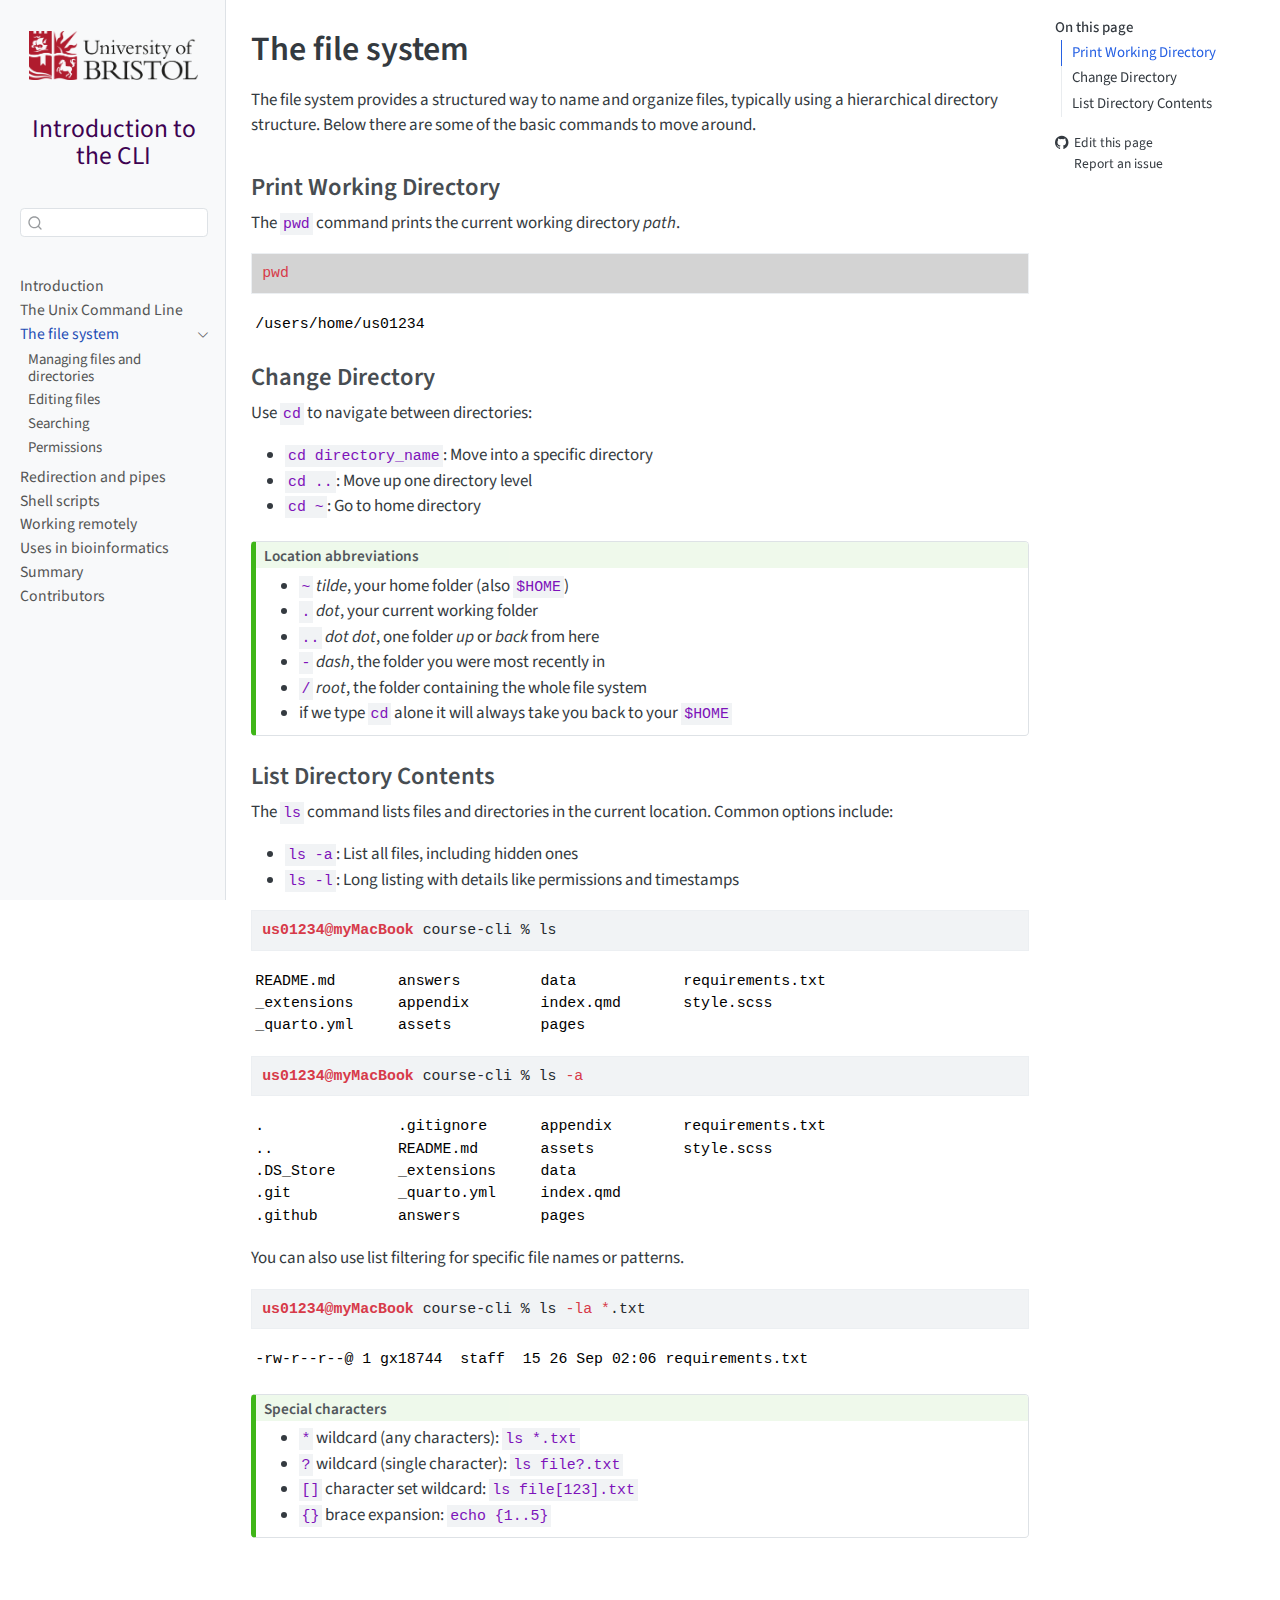
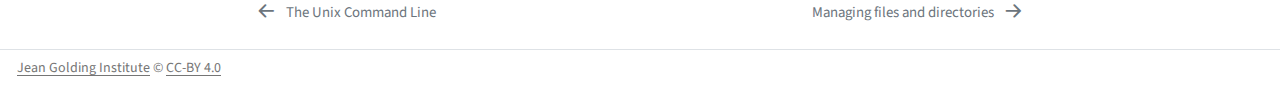
<file: pages/020-file-system.html>
<!DOCTYPE html>
<html xmlns="http://www.w3.org/1999/xhtml" lang="en" xml:lang="en"><head>

<meta charset="utf-8">
<meta name="generator" content="quarto-1.8.25">

<meta name="viewport" content="width=device-width, initial-scale=1.0, user-scalable=yes">


<title>The file system – Introduction to the Command Line Interface</title>
<style>
code{white-space: pre-wrap;}
span.smallcaps{font-variant: small-caps;}
div.columns{display: flex; gap: min(4vw, 1.5em);}
div.column{flex: auto; overflow-x: auto;}
div.hanging-indent{margin-left: 1.5em; text-indent: -1.5em;}
ul.task-list{list-style: none;}
ul.task-list li input[type="checkbox"] {
  width: 0.8em;
  margin: 0 0.8em 0.2em -1em; /* quarto-specific, see https://github.com/quarto-dev/quarto-cli/issues/4556 */ 
  vertical-align: middle;
}
/* CSS for syntax highlighting */
html { -webkit-text-size-adjust: 100%; }
pre > code.sourceCode { white-space: pre; position: relative; }
pre > code.sourceCode > span { display: inline-block; line-height: 1.25; }
pre > code.sourceCode > span:empty { height: 1.2em; }
.sourceCode { overflow: visible; }
code.sourceCode > span { color: inherit; text-decoration: inherit; }
div.sourceCode { margin: 1em 0; }
pre.sourceCode { margin: 0; }
@media screen {
div.sourceCode { overflow: auto; }
}
@media print {
pre > code.sourceCode { white-space: pre-wrap; }
pre > code.sourceCode > span { text-indent: -5em; padding-left: 5em; }
}
pre.numberSource code
  { counter-reset: source-line 0; }
pre.numberSource code > span
  { position: relative; left: -4em; counter-increment: source-line; }
pre.numberSource code > span > a:first-child::before
  { content: counter(source-line);
    position: relative; left: -1em; text-align: right; vertical-align: baseline;
    border: none; display: inline-block;
    -webkit-touch-callout: none; -webkit-user-select: none;
    -khtml-user-select: none; -moz-user-select: none;
    -ms-user-select: none; user-select: none;
    padding: 0 4px; width: 4em;
  }
pre.numberSource { margin-left: 3em;  padding-left: 4px; }
div.sourceCode
  {   }
@media screen {
pre > code.sourceCode > span > a:first-child::before { text-decoration: underline; }
}
</style>


<script src="../site_libs/quarto-nav/quarto-nav.js"></script>
<script src="../site_libs/quarto-nav/headroom.min.js"></script>
<script src="../site_libs/clipboard/clipboard.min.js"></script>
<script src="../site_libs/quarto-search/autocomplete.umd.js"></script>
<script src="../site_libs/quarto-search/fuse.min.js"></script>
<script src="../site_libs/quarto-search/quarto-search.js"></script>
<meta name="quarto:offset" content="../">
<link href="../pages/021-files-directories.html" rel="next">
<link href="../pages/010-cli.html" rel="prev">
<script src="../site_libs/quarto-html/quarto.js" type="module"></script>
<script src="../site_libs/quarto-html/tabsets/tabsets.js" type="module"></script>
<script src="../site_libs/quarto-html/axe/axe-check.js" type="module"></script>
<script src="../site_libs/quarto-html/popper.min.js"></script>
<script src="../site_libs/quarto-html/tippy.umd.min.js"></script>
<script src="../site_libs/quarto-html/anchor.min.js"></script>
<link href="../site_libs/quarto-html/tippy.css" rel="stylesheet">
<link href="../site_libs/quarto-html/quarto-syntax-highlighting-065a5179aebd64318d7ea99d77b64a9e.css" rel="stylesheet" id="quarto-text-highlighting-styles">
<script src="../site_libs/bootstrap/bootstrap.min.js"></script>
<link href="../site_libs/bootstrap/bootstrap-icons.css" rel="stylesheet">
<link href="../site_libs/bootstrap/bootstrap-77772dfc875d0a805c503cb1c199bdc7.min.css" rel="stylesheet" append-hash="true" id="quarto-bootstrap" data-mode="light">
<script id="quarto-search-options" type="application/json">{
  "location": "sidebar",
  "copy-button": false,
  "collapse-after": 3,
  "panel-placement": "start",
  "type": "textbox",
  "limit": 50,
  "keyboard-shortcut": [
    "f",
    "/",
    "s"
  ],
  "show-item-context": false,
  "language": {
    "search-no-results-text": "No results",
    "search-matching-documents-text": "matching documents",
    "search-copy-link-title": "Copy link to search",
    "search-hide-matches-text": "Hide additional matches",
    "search-more-match-text": "more match in this document",
    "search-more-matches-text": "more matches in this document",
    "search-clear-button-title": "Clear",
    "search-text-placeholder": "",
    "search-detached-cancel-button-title": "Cancel",
    "search-submit-button-title": "Submit",
    "search-label": "Search"
  }
}</script>


</head>

<body class="nav-sidebar docked quarto-light">

<div id="quarto-search-results"></div>
  <header id="quarto-header" class="headroom fixed-top">
  <nav class="quarto-secondary-nav">
    <div class="container-fluid d-flex">
      <button type="button" class="quarto-btn-toggle btn" data-bs-toggle="collapse" role="button" data-bs-target=".quarto-sidebar-collapse-item" aria-controls="quarto-sidebar" aria-expanded="false" aria-label="Toggle sidebar navigation" onclick="if (window.quartoToggleHeadroom) { window.quartoToggleHeadroom(); }">
        <i class="bi bi-layout-text-sidebar-reverse"></i>
      </button>
        <nav class="quarto-page-breadcrumbs" aria-label="breadcrumb"><ol class="breadcrumb"><li class="breadcrumb-item"><a href="../pages/020-file-system.html">The file system</a></li></ol></nav>
        <a class="flex-grow-1" role="navigation" data-bs-toggle="collapse" data-bs-target=".quarto-sidebar-collapse-item" aria-controls="quarto-sidebar" aria-expanded="false" aria-label="Toggle sidebar navigation" onclick="if (window.quartoToggleHeadroom) { window.quartoToggleHeadroom(); }">      
        </a>
      <button type="button" class="btn quarto-search-button" aria-label="Search" onclick="window.quartoOpenSearch();">
        <i class="bi bi-search"></i>
      </button>
    </div>
  </nav>
</header>
<!-- content -->
<div id="quarto-content" class="quarto-container page-columns page-rows-contents page-layout-article">
<!-- sidebar -->
  <nav id="quarto-sidebar" class="sidebar collapse collapse-horizontal quarto-sidebar-collapse-item sidebar-navigation docked overflow-auto">
    <div class="pt-lg-2 mt-2 text-center sidebar-header sidebar-header-stacked">
      <a href="../index.html" class="sidebar-logo-link">
      <img src="../assets/UoB_RGB_24.png" alt="University of Bristol logo" class="sidebar-logo light-content py-0 d-lg-inline d-none">
      <img src="../assets/UoB_RGB_24.png" alt="University of Bristol logo" class="sidebar-logo dark-content py-0 d-lg-inline d-none">
      </a>
    <div class="sidebar-title mb-0 py-0">
      <a href="../">Introduction to the CLI</a> 
    </div>
      </div>
        <div class="mt-2 flex-shrink-0 align-items-center">
        <div class="sidebar-search">
        <div id="quarto-search" class="" title="Search"></div>
        </div>
        </div>
    <div class="sidebar-menu-container"> 
    <ul class="list-unstyled mt-1">
        <li class="sidebar-item">
  <div class="sidebar-item-container"> 
  <a href="../index.html" class="sidebar-item-text sidebar-link">
 <span class="menu-text">Introduction</span></a>
  </div>
</li>
        <li class="sidebar-item">
  <div class="sidebar-item-container"> 
  <a href="../pages/010-cli.html" class="sidebar-item-text sidebar-link">
 <span class="menu-text">The Unix Command Line</span></a>
  </div>
</li>
        <li class="sidebar-item sidebar-item-section">
      <div class="sidebar-item-container"> 
            <a href="../pages/020-file-system.html" class="sidebar-item-text sidebar-link active">
 <span class="menu-text">The file system</span></a>
          <a class="sidebar-item-toggle text-start" data-bs-toggle="collapse" data-bs-target="#quarto-sidebar-section-1" role="navigation" aria-expanded="true" aria-label="Toggle section">
            <i class="bi bi-chevron-right ms-2"></i>
          </a> 
      </div>
      <ul id="quarto-sidebar-section-1" class="collapse list-unstyled sidebar-section depth1 show">  
          <li class="sidebar-item">
  <div class="sidebar-item-container"> 
  <a href="../pages/021-files-directories.html" class="sidebar-item-text sidebar-link">
 <span class="menu-text">Managing files and directories</span></a>
  </div>
</li>
          <li class="sidebar-item">
  <div class="sidebar-item-container"> 
  <a href="../pages/022-editing-files.html" class="sidebar-item-text sidebar-link">
 <span class="menu-text">Editing files</span></a>
  </div>
</li>
          <li class="sidebar-item">
  <div class="sidebar-item-container"> 
  <a href="../pages/023-search.html" class="sidebar-item-text sidebar-link">
 <span class="menu-text">Searching</span></a>
  </div>
</li>
          <li class="sidebar-item">
  <div class="sidebar-item-container"> 
  <a href="../pages/024-permissions.html" class="sidebar-item-text sidebar-link">
 <span class="menu-text">Permissions</span></a>
  </div>
</li>
      </ul>
  </li>
        <li class="sidebar-item">
  <div class="sidebar-item-container"> 
  <a href="../pages/030-redirection-pipes.html" class="sidebar-item-text sidebar-link">
 <span class="menu-text">Redirection and pipes</span></a>
  </div>
</li>
        <li class="sidebar-item">
  <div class="sidebar-item-container"> 
  <a href="../pages/040-scripting.html" class="sidebar-item-text sidebar-link">
 <span class="menu-text">Shell scripts</span></a>
  </div>
</li>
        <li class="sidebar-item">
  <div class="sidebar-item-container"> 
  <a href="../pages/050-remote.html" class="sidebar-item-text sidebar-link">
 <span class="menu-text">Working remotely</span></a>
  </div>
</li>
        <li class="sidebar-item">
  <div class="sidebar-item-container"> 
  <a href="../pages/070-bioinformatics.html" class="sidebar-item-text sidebar-link">
 <span class="menu-text">Uses in bioinformatics</span></a>
  </div>
</li>
        <li class="sidebar-item">
  <div class="sidebar-item-container"> 
  <a href="../pages/980-summary.html" class="sidebar-item-text sidebar-link">
 <span class="menu-text">Summary</span></a>
  </div>
</li>
        <li class="sidebar-item">
  <div class="sidebar-item-container"> 
  <a href="../pages/990-contributors.html" class="sidebar-item-text sidebar-link">
 <span class="menu-text">Contributors</span></a>
  </div>
</li>
    </ul>
    </div>
</nav>
<div id="quarto-sidebar-glass" class="quarto-sidebar-collapse-item" data-bs-toggle="collapse" data-bs-target=".quarto-sidebar-collapse-item"></div>
<!-- margin-sidebar -->
    <div id="quarto-margin-sidebar" class="sidebar margin-sidebar">
        <nav id="TOC" role="doc-toc" class="toc-active">
    <h2 id="toc-title">On this page</h2>
   
  <ul>
  <li><a href="#print-working-directory" id="toc-print-working-directory" class="nav-link active" data-scroll-target="#print-working-directory">Print Working Directory</a></li>
  <li><a href="#change-directory" id="toc-change-directory" class="nav-link" data-scroll-target="#change-directory">Change Directory</a></li>
  <li><a href="#list-directory-contents" id="toc-list-directory-contents" class="nav-link" data-scroll-target="#list-directory-contents">List Directory Contents</a></li>
  </ul>
<div class="toc-actions"><ul><li><a href="https://github.com/bristol-training/intro-cli/edit/main/pages/020-file-system.qmd" class="toc-action"><i class="bi bi-github"></i>Edit this page</a></li><li><a href="https://github.com/bristol-training/intro-cli/issues/new" class="toc-action"><i class="bi empty"></i>Report an issue</a></li></ul></div></nav>
    </div>
<!-- main -->
<main class="content" id="quarto-document-content">

<header id="title-block-header" class="quarto-title-block default">
<div class="quarto-title">
<h1 class="title">The file system</h1>
</div>



<div class="quarto-title-meta">

    
  
    
  </div>
  


</header>


<p>The file system provides a structured way to name and organize files, typically using a hierarchical directory structure. Below there are some of the basic commands to move around.</p>
<section id="print-working-directory" class="level3">
<h3 class="anchored" data-anchor-id="print-working-directory">Print Working Directory</h3>
<p>The <code>pwd</code> command prints the current working directory <em>path</em>.</p>
<div class="code-copy-outer-scaffold"><div class="sourceCode" id="cb1"><pre class="sourceCode bash code-with-copy"><code class="sourceCode bash"><span id="cb1-1"><a href="#cb1-1" aria-hidden="true" tabindex="-1"></a><span class="bu">pwd</span></span></code></pre></div><button title="Copy to Clipboard" class="code-copy-button"><i class="bi"></i></button></div>
<pre><code>/users/home/us01234</code></pre>
</section>
<section id="change-directory" class="level3">
<h3 class="anchored" data-anchor-id="change-directory">Change Directory</h3>
<p>Use <code>cd</code> to navigate between directories:</p>
<ul>
<li><code>cd directory_name</code>: Move into a specific directory</li>
<li><code>cd ..</code>: Move up one directory level</li>
<li><code>cd ~</code>: Go to home directory</li>
</ul>
<div id="keypoints1" class="callout callout-style-default callout-tip no-icon callout-titled" title="Location abbreviations">
<div class="callout-header d-flex align-content-center">
<div class="callout-icon-container">
<i class="callout-icon no-icon"></i>
</div>
<div class="callout-title-container flex-fill">
<span class="screen-reader-only">Tip</span>Location abbreviations
</div>
</div>
<div class="callout-body-container callout-body">
<ul>
<li><code>~</code> <em>tilde</em>, your home folder (also <code>$HOME</code>)</li>
<li><code>.</code> <em>dot</em>, your current working folder</li>
<li><code>..</code> <em>dot dot</em>, one folder <em>up</em> or <em>back</em> from here</li>
<li><code>-</code> <em>dash</em>, the folder you were most recently in</li>
<li><code>/</code> <em>root</em>, the folder containing the whole file system</li>
<li>if we type <code>cd</code> alone it will always take you back to your <code>$HOME</code></li>
</ul>
</div>
</div>
</section>
<section id="list-directory-contents" class="level3">
<h3 class="anchored" data-anchor-id="list-directory-contents">List Directory Contents</h3>
<p>The <code>ls</code> command lists files and directories in the current location. Common options include:</p>
<ul>
<li><code>ls -a</code>: List all files, including hidden ones</li>
<li><code>ls -l</code>: Long listing with details like permissions and timestamps</li>
</ul>
<div class="code-copy-outer-scaffold"><div class="sourceCode" id="cb3"><pre class="sourceCode .bash code-with-copy"><code class="sourceCode bash"><span id="cb3-1"><a href="#cb3-1" aria-hidden="true" tabindex="-1"></a><span class="ex">us01234@myMacBook</span> course-cli % ls                                     </span></code></pre></div><button title="Copy to Clipboard" class="code-copy-button"><i class="bi"></i></button></div>
<pre><code>README.md       answers         data            requirements.txt
_extensions     appendix        index.qmd       style.scss
_quarto.yml     assets          pages</code></pre>
<div class="code-copy-outer-scaffold"><div class="sourceCode" id="cb5"><pre class="sourceCode .bash code-with-copy"><code class="sourceCode bash"><span id="cb5-1"><a href="#cb5-1" aria-hidden="true" tabindex="-1"></a><span class="ex">us01234@myMacBook</span> course-cli % ls <span class="at">-a</span>                                    </span></code></pre></div><button title="Copy to Clipboard" class="code-copy-button"><i class="bi"></i></button></div>
<pre><code>.               .gitignore      appendix        requirements.txt
..              README.md       assets          style.scss
.DS_Store       _extensions     data
.git            _quarto.yml     index.qmd
.github         answers         pages</code></pre>
<p>You can also use list filtering for specific file names or patterns.</p>
<div class="code-copy-outer-scaffold"><div class="sourceCode" id="cb7"><pre class="sourceCode .bash code-with-copy"><code class="sourceCode bash"><span id="cb7-1"><a href="#cb7-1" aria-hidden="true" tabindex="-1"></a><span class="ex">us01234@myMacBook</span> course-cli % ls <span class="at">-la</span> <span class="pp">*</span>.txt</span></code></pre></div><button title="Copy to Clipboard" class="code-copy-button"><i class="bi"></i></button></div>
<pre><code>-rw-r--r--@ 1 gx18744  staff  15 26 Sep 02:06 requirements.txt                                   </code></pre>
<div id="keypoints1" class="callout callout-style-default callout-tip no-icon callout-titled" title="Special characters">
<div class="callout-header d-flex align-content-center">
<div class="callout-icon-container">
<i class="callout-icon no-icon"></i>
</div>
<div class="callout-title-container flex-fill">
<span class="screen-reader-only">Tip</span>Special characters
</div>
</div>
<div class="callout-body-container callout-body">
<ul>
<li><code>*</code> wildcard (any characters): <code>ls *.txt</code></li>
<li><code>?</code> wildcard (single character): <code>ls file?.txt</code></li>
<li><code>[]</code> character set wildcard: <code>ls file[123].txt</code></li>
<li><code>{}</code> brace expansion: <code>echo {1..5}</code></li>
</ul>
</div>
</div>


</section>

</main> <!-- /main -->
<script id="quarto-html-after-body" type="application/javascript">
  window.document.addEventListener("DOMContentLoaded", function (event) {
    const icon = "";
    const anchorJS = new window.AnchorJS();
    anchorJS.options = {
      placement: 'right',
      icon: icon
    };
    anchorJS.add('.anchored');
    const isCodeAnnotation = (el) => {
      for (const clz of el.classList) {
        if (clz.startsWith('code-annotation-')) {                     
          return true;
        }
      }
      return false;
    }
    const onCopySuccess = function(e) {
      // button target
      const button = e.trigger;
      // don't keep focus
      button.blur();
      // flash "checked"
      button.classList.add('code-copy-button-checked');
      var currentTitle = button.getAttribute("title");
      button.setAttribute("title", "Copied!");
      let tooltip;
      if (window.bootstrap) {
        button.setAttribute("data-bs-toggle", "tooltip");
        button.setAttribute("data-bs-placement", "left");
        button.setAttribute("data-bs-title", "Copied!");
        tooltip = new bootstrap.Tooltip(button, 
          { trigger: "manual", 
            customClass: "code-copy-button-tooltip",
            offset: [0, -8]});
        tooltip.show();    
      }
      setTimeout(function() {
        if (tooltip) {
          tooltip.hide();
          button.removeAttribute("data-bs-title");
          button.removeAttribute("data-bs-toggle");
          button.removeAttribute("data-bs-placement");
        }
        button.setAttribute("title", currentTitle);
        button.classList.remove('code-copy-button-checked');
      }, 1000);
      // clear code selection
      e.clearSelection();
    }
    const getTextToCopy = function(trigger) {
      const outerScaffold = trigger.parentElement.cloneNode(true);
      const codeEl = outerScaffold.querySelector('code');
      for (const childEl of codeEl.children) {
        if (isCodeAnnotation(childEl)) {
          childEl.remove();
        }
      }
      return codeEl.innerText;
    }
    const clipboard = new window.ClipboardJS('.code-copy-button:not([data-in-quarto-modal])', {
      text: getTextToCopy
    });
    clipboard.on('success', onCopySuccess);
    if (window.document.getElementById('quarto-embedded-source-code-modal')) {
      const clipboardModal = new window.ClipboardJS('.code-copy-button[data-in-quarto-modal]', {
        text: getTextToCopy,
        container: window.document.getElementById('quarto-embedded-source-code-modal')
      });
      clipboardModal.on('success', onCopySuccess);
    }
      var localhostRegex = new RegExp(/^(?:http|https):\/\/localhost\:?[0-9]*\//);
      var mailtoRegex = new RegExp(/^mailto:/);
        var filterRegex = new RegExp('/' + window.location.host + '/');
      var isInternal = (href) => {
          return filterRegex.test(href) || localhostRegex.test(href) || mailtoRegex.test(href);
      }
      // Inspect non-navigation links and adorn them if external
     var links = window.document.querySelectorAll('a[href]:not(.nav-link):not(.navbar-brand):not(.toc-action):not(.sidebar-link):not(.sidebar-item-toggle):not(.pagination-link):not(.no-external):not([aria-hidden]):not(.dropdown-item):not(.quarto-navigation-tool):not(.about-link)');
      for (var i=0; i<links.length; i++) {
        const link = links[i];
        if (!isInternal(link.href)) {
          // undo the damage that might have been done by quarto-nav.js in the case of
          // links that we want to consider external
          if (link.dataset.originalHref !== undefined) {
            link.href = link.dataset.originalHref;
          }
        }
      }
    function tippyHover(el, contentFn, onTriggerFn, onUntriggerFn) {
      const config = {
        allowHTML: true,
        maxWidth: 500,
        delay: 100,
        arrow: false,
        appendTo: function(el) {
            return el.parentElement;
        },
        interactive: true,
        interactiveBorder: 10,
        theme: 'quarto',
        placement: 'bottom-start',
      };
      if (contentFn) {
        config.content = contentFn;
      }
      if (onTriggerFn) {
        config.onTrigger = onTriggerFn;
      }
      if (onUntriggerFn) {
        config.onUntrigger = onUntriggerFn;
      }
      window.tippy(el, config); 
    }
    const noterefs = window.document.querySelectorAll('a[role="doc-noteref"]');
    for (var i=0; i<noterefs.length; i++) {
      const ref = noterefs[i];
      tippyHover(ref, function() {
        // use id or data attribute instead here
        let href = ref.getAttribute('data-footnote-href') || ref.getAttribute('href');
        try { href = new URL(href).hash; } catch {}
        const id = href.replace(/^#\/?/, "");
        const note = window.document.getElementById(id);
        if (note) {
          return note.innerHTML;
        } else {
          return "";
        }
      });
    }
    const xrefs = window.document.querySelectorAll('a.quarto-xref');
    const processXRef = (id, note) => {
      // Strip column container classes
      const stripColumnClz = (el) => {
        el.classList.remove("page-full", "page-columns");
        if (el.children) {
          for (const child of el.children) {
            stripColumnClz(child);
          }
        }
      }
      stripColumnClz(note)
      if (id === null || id.startsWith('sec-')) {
        // Special case sections, only their first couple elements
        const container = document.createElement("div");
        if (note.children && note.children.length > 2) {
          container.appendChild(note.children[0].cloneNode(true));
          for (let i = 1; i < note.children.length; i++) {
            const child = note.children[i];
            if (child.tagName === "P" && child.innerText === "") {
              continue;
            } else {
              container.appendChild(child.cloneNode(true));
              break;
            }
          }
          if (window.Quarto?.typesetMath) {
            window.Quarto.typesetMath(container);
          }
          return container.innerHTML
        } else {
          if (window.Quarto?.typesetMath) {
            window.Quarto.typesetMath(note);
          }
          return note.innerHTML;
        }
      } else {
        // Remove any anchor links if they are present
        const anchorLink = note.querySelector('a.anchorjs-link');
        if (anchorLink) {
          anchorLink.remove();
        }
        if (window.Quarto?.typesetMath) {
          window.Quarto.typesetMath(note);
        }
        if (note.classList.contains("callout")) {
          return note.outerHTML;
        } else {
          return note.innerHTML;
        }
      }
    }
    for (var i=0; i<xrefs.length; i++) {
      const xref = xrefs[i];
      tippyHover(xref, undefined, function(instance) {
        instance.disable();
        let url = xref.getAttribute('href');
        let hash = undefined; 
        if (url.startsWith('#')) {
          hash = url;
        } else {
          try { hash = new URL(url).hash; } catch {}
        }
        if (hash) {
          const id = hash.replace(/^#\/?/, "");
          const note = window.document.getElementById(id);
          if (note !== null) {
            try {
              const html = processXRef(id, note.cloneNode(true));
              instance.setContent(html);
            } finally {
              instance.enable();
              instance.show();
            }
          } else {
            // See if we can fetch this
            fetch(url.split('#')[0])
            .then(res => res.text())
            .then(html => {
              const parser = new DOMParser();
              const htmlDoc = parser.parseFromString(html, "text/html");
              const note = htmlDoc.getElementById(id);
              if (note !== null) {
                const html = processXRef(id, note);
                instance.setContent(html);
              } 
            }).finally(() => {
              instance.enable();
              instance.show();
            });
          }
        } else {
          // See if we can fetch a full url (with no hash to target)
          // This is a special case and we should probably do some content thinning / targeting
          fetch(url)
          .then(res => res.text())
          .then(html => {
            const parser = new DOMParser();
            const htmlDoc = parser.parseFromString(html, "text/html");
            const note = htmlDoc.querySelector('main.content');
            if (note !== null) {
              // This should only happen for chapter cross references
              // (since there is no id in the URL)
              // remove the first header
              if (note.children.length > 0 && note.children[0].tagName === "HEADER") {
                note.children[0].remove();
              }
              const html = processXRef(null, note);
              instance.setContent(html);
            } 
          }).finally(() => {
            instance.enable();
            instance.show();
          });
        }
      }, function(instance) {
      });
    }
        let selectedAnnoteEl;
        const selectorForAnnotation = ( cell, annotation) => {
          let cellAttr = 'data-code-cell="' + cell + '"';
          let lineAttr = 'data-code-annotation="' +  annotation + '"';
          const selector = 'span[' + cellAttr + '][' + lineAttr + ']';
          return selector;
        }
        const selectCodeLines = (annoteEl) => {
          const doc = window.document;
          const targetCell = annoteEl.getAttribute("data-target-cell");
          const targetAnnotation = annoteEl.getAttribute("data-target-annotation");
          const annoteSpan = window.document.querySelector(selectorForAnnotation(targetCell, targetAnnotation));
          const lines = annoteSpan.getAttribute("data-code-lines").split(",");
          const lineIds = lines.map((line) => {
            return targetCell + "-" + line;
          })
          let top = null;
          let height = null;
          let parent = null;
          if (lineIds.length > 0) {
              //compute the position of the single el (top and bottom and make a div)
              const el = window.document.getElementById(lineIds[0]);
              top = el.offsetTop;
              height = el.offsetHeight;
              parent = el.parentElement.parentElement;
            if (lineIds.length > 1) {
              const lastEl = window.document.getElementById(lineIds[lineIds.length - 1]);
              const bottom = lastEl.offsetTop + lastEl.offsetHeight;
              height = bottom - top;
            }
            if (top !== null && height !== null && parent !== null) {
              // cook up a div (if necessary) and position it 
              let div = window.document.getElementById("code-annotation-line-highlight");
              if (div === null) {
                div = window.document.createElement("div");
                div.setAttribute("id", "code-annotation-line-highlight");
                div.style.position = 'absolute';
                parent.appendChild(div);
              }
              div.style.top = top - 2 + "px";
              div.style.height = height + 4 + "px";
              div.style.left = 0;
              let gutterDiv = window.document.getElementById("code-annotation-line-highlight-gutter");
              if (gutterDiv === null) {
                gutterDiv = window.document.createElement("div");
                gutterDiv.setAttribute("id", "code-annotation-line-highlight-gutter");
                gutterDiv.style.position = 'absolute';
                const codeCell = window.document.getElementById(targetCell);
                const gutter = codeCell.querySelector('.code-annotation-gutter');
                gutter.appendChild(gutterDiv);
              }
              gutterDiv.style.top = top - 2 + "px";
              gutterDiv.style.height = height + 4 + "px";
            }
            selectedAnnoteEl = annoteEl;
          }
        };
        const unselectCodeLines = () => {
          const elementsIds = ["code-annotation-line-highlight", "code-annotation-line-highlight-gutter"];
          elementsIds.forEach((elId) => {
            const div = window.document.getElementById(elId);
            if (div) {
              div.remove();
            }
          });
          selectedAnnoteEl = undefined;
        };
          // Handle positioning of the toggle
      window.addEventListener(
        "resize",
        throttle(() => {
          elRect = undefined;
          if (selectedAnnoteEl) {
            selectCodeLines(selectedAnnoteEl);
          }
        }, 10)
      );
      function throttle(fn, ms) {
      let throttle = false;
      let timer;
        return (...args) => {
          if(!throttle) { // first call gets through
              fn.apply(this, args);
              throttle = true;
          } else { // all the others get throttled
              if(timer) clearTimeout(timer); // cancel #2
              timer = setTimeout(() => {
                fn.apply(this, args);
                timer = throttle = false;
              }, ms);
          }
        };
      }
        // Attach click handler to the DT
        const annoteDls = window.document.querySelectorAll('dt[data-target-cell]');
        for (const annoteDlNode of annoteDls) {
          annoteDlNode.addEventListener('click', (event) => {
            const clickedEl = event.target;
            if (clickedEl !== selectedAnnoteEl) {
              unselectCodeLines();
              const activeEl = window.document.querySelector('dt[data-target-cell].code-annotation-active');
              if (activeEl) {
                activeEl.classList.remove('code-annotation-active');
              }
              selectCodeLines(clickedEl);
              clickedEl.classList.add('code-annotation-active');
            } else {
              // Unselect the line
              unselectCodeLines();
              clickedEl.classList.remove('code-annotation-active');
            }
          });
        }
    const findCites = (el) => {
      const parentEl = el.parentElement;
      if (parentEl) {
        const cites = parentEl.dataset.cites;
        if (cites) {
          return {
            el,
            cites: cites.split(' ')
          };
        } else {
          return findCites(el.parentElement)
        }
      } else {
        return undefined;
      }
    };
    var bibliorefs = window.document.querySelectorAll('a[role="doc-biblioref"]');
    for (var i=0; i<bibliorefs.length; i++) {
      const ref = bibliorefs[i];
      const citeInfo = findCites(ref);
      if (citeInfo) {
        tippyHover(citeInfo.el, function() {
          var popup = window.document.createElement('div');
          citeInfo.cites.forEach(function(cite) {
            var citeDiv = window.document.createElement('div');
            citeDiv.classList.add('hanging-indent');
            citeDiv.classList.add('csl-entry');
            var biblioDiv = window.document.getElementById('ref-' + cite);
            if (biblioDiv) {
              citeDiv.innerHTML = biblioDiv.innerHTML;
            }
            popup.appendChild(citeDiv);
          });
          return popup.innerHTML;
        });
      }
    }
  });
  </script>
<nav class="page-navigation">
  <div class="nav-page nav-page-previous">
      <a href="../pages/010-cli.html" class="pagination-link" aria-label="The Unix Command Line">
        <i class="bi bi-arrow-left-short"></i> <span class="nav-page-text">The Unix Command Line</span>
      </a>          
  </div>
  <div class="nav-page nav-page-next">
      <a href="../pages/021-files-directories.html" class="pagination-link" aria-label="Managing files and directories">
        <span class="nav-page-text">Managing files and directories</span> <i class="bi bi-arrow-right-short"></i>
      </a>
  </div>
</nav>
</div> <!-- /content -->
<footer class="footer">
  <div class="nav-footer">
    <div class="nav-footer-left">
<p><a href="https://www.bristol.ac.uk/golding/">Jean Golding Institute</a> © <a href="http://creativecommons.org/licenses/by/4.0/">CC-BY 4.0</a></p>
</div>   
    <div class="nav-footer-center">
      &nbsp;
    <div class="toc-actions d-sm-block d-md-none"><ul><li><a href="https://github.com/bristol-training/intro-cli/edit/main/pages/020-file-system.qmd" class="toc-action"><i class="bi bi-github"></i>Edit this page</a></li><li><a href="https://github.com/bristol-training/intro-cli/issues/new" class="toc-action"><i class="bi empty"></i>Report an issue</a></li></ul></div></div>
    <div class="nav-footer-right">
      &nbsp;
    </div>
  </div>
</footer>




</body></html>
</file>
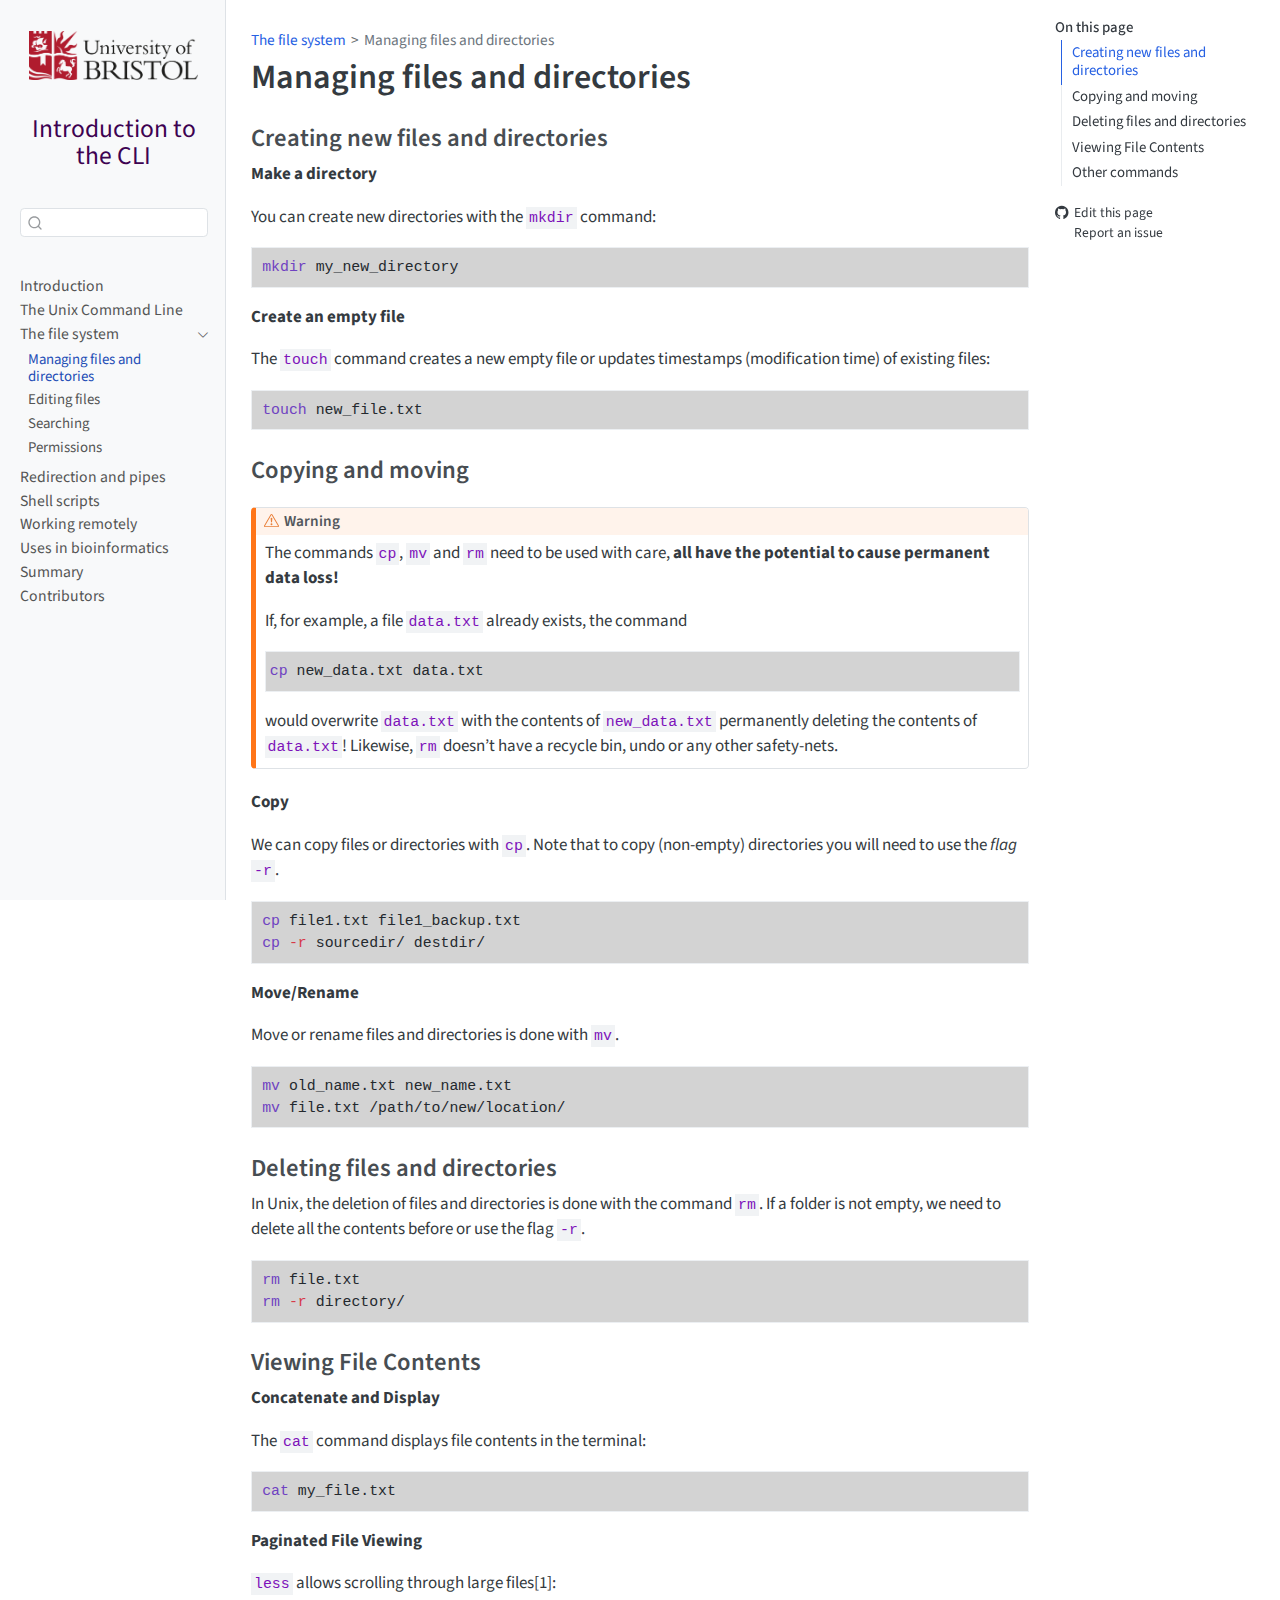
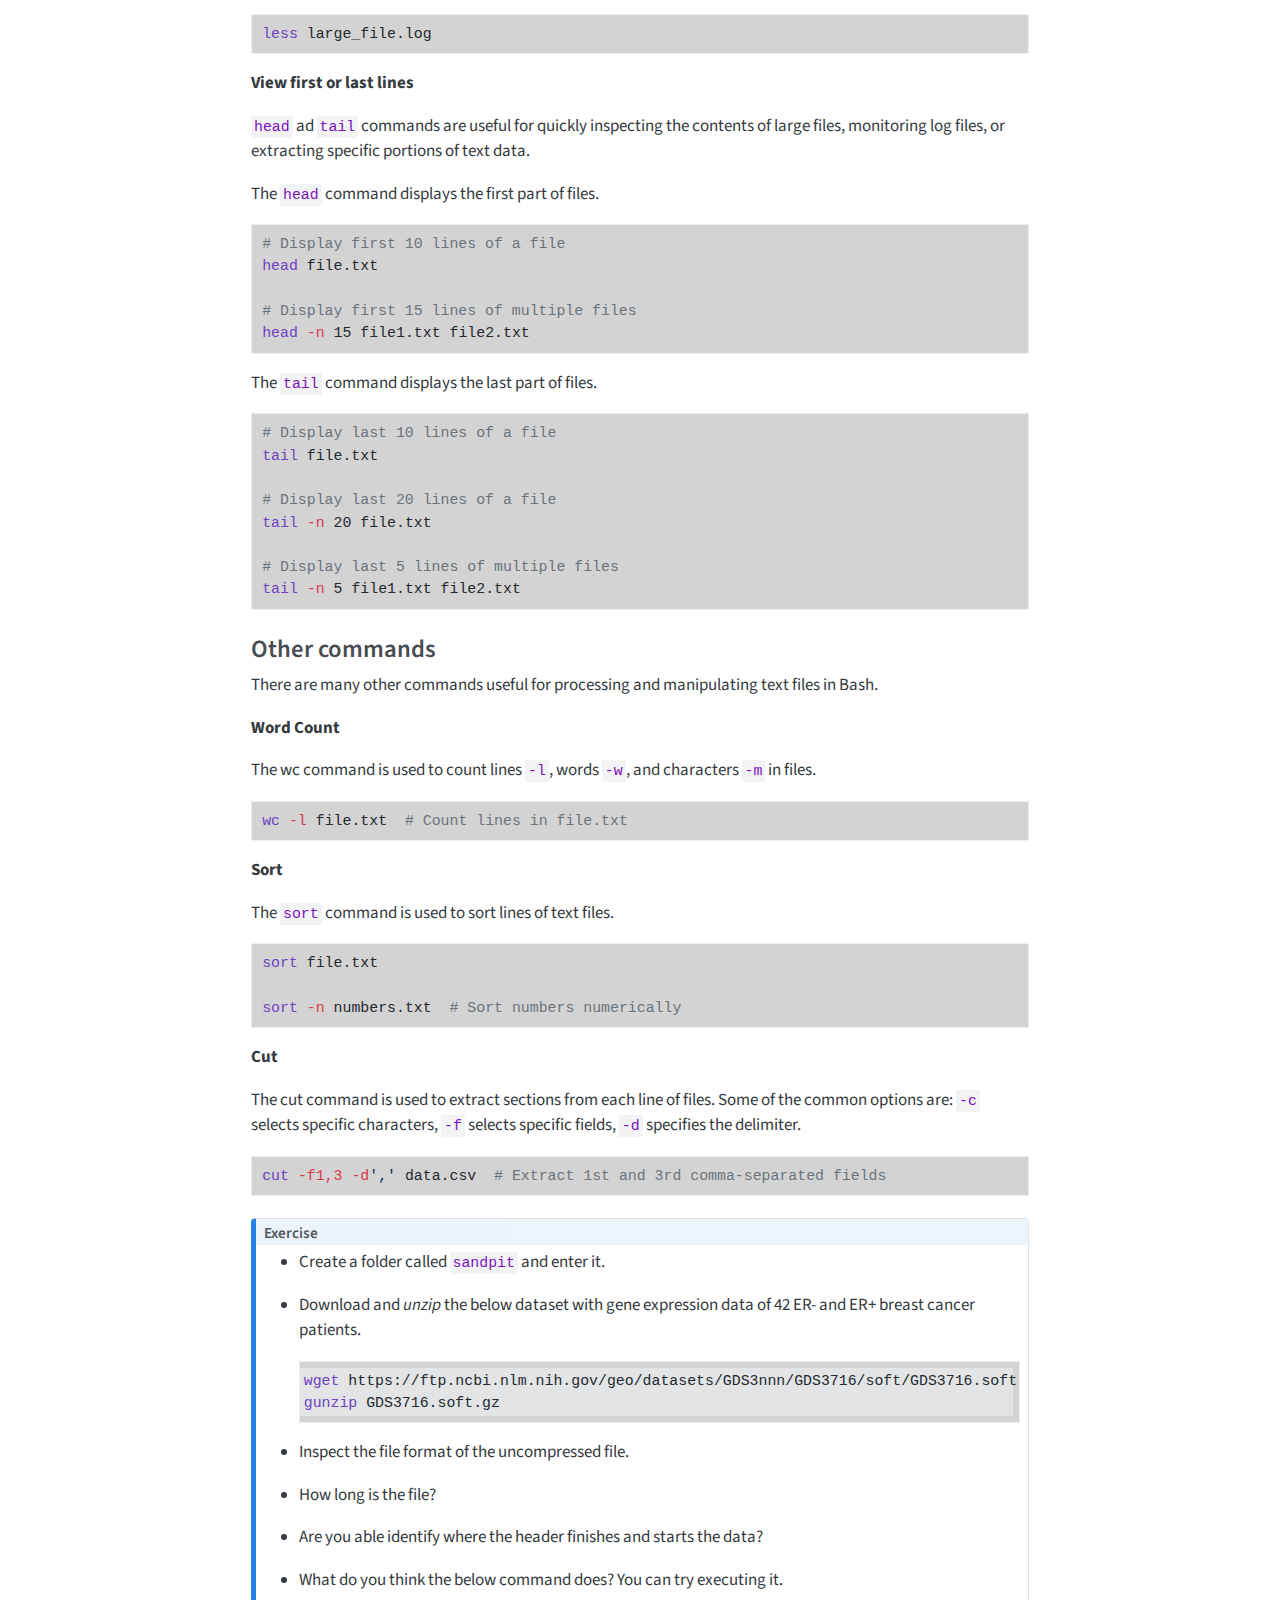
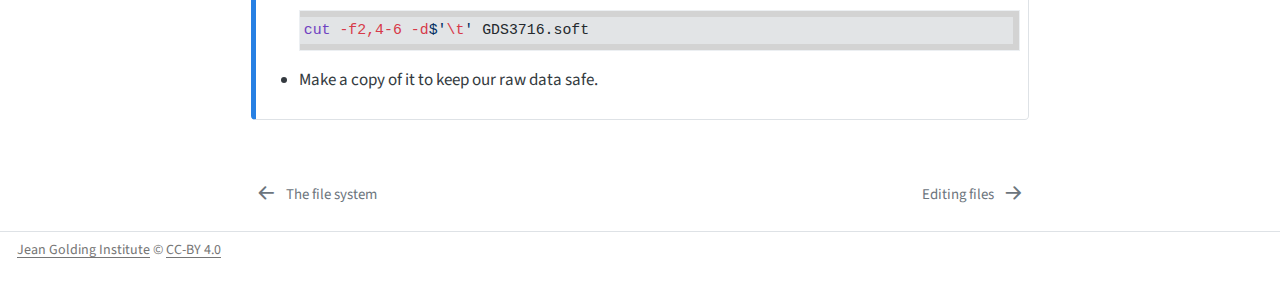
<file: pages/021-files-directories.html>
<!DOCTYPE html>
<html xmlns="http://www.w3.org/1999/xhtml" lang="en" xml:lang="en"><head>

<meta charset="utf-8">
<meta name="generator" content="quarto-1.8.25">

<meta name="viewport" content="width=device-width, initial-scale=1.0, user-scalable=yes">


<title>Managing files and directories – Introduction to the Command Line Interface</title>
<style>
code{white-space: pre-wrap;}
span.smallcaps{font-variant: small-caps;}
div.columns{display: flex; gap: min(4vw, 1.5em);}
div.column{flex: auto; overflow-x: auto;}
div.hanging-indent{margin-left: 1.5em; text-indent: -1.5em;}
ul.task-list{list-style: none;}
ul.task-list li input[type="checkbox"] {
  width: 0.8em;
  margin: 0 0.8em 0.2em -1em; /* quarto-specific, see https://github.com/quarto-dev/quarto-cli/issues/4556 */ 
  vertical-align: middle;
}
/* CSS for syntax highlighting */
html { -webkit-text-size-adjust: 100%; }
pre > code.sourceCode { white-space: pre; position: relative; }
pre > code.sourceCode > span { display: inline-block; line-height: 1.25; }
pre > code.sourceCode > span:empty { height: 1.2em; }
.sourceCode { overflow: visible; }
code.sourceCode > span { color: inherit; text-decoration: inherit; }
div.sourceCode { margin: 1em 0; }
pre.sourceCode { margin: 0; }
@media screen {
div.sourceCode { overflow: auto; }
}
@media print {
pre > code.sourceCode { white-space: pre-wrap; }
pre > code.sourceCode > span { text-indent: -5em; padding-left: 5em; }
}
pre.numberSource code
  { counter-reset: source-line 0; }
pre.numberSource code > span
  { position: relative; left: -4em; counter-increment: source-line; }
pre.numberSource code > span > a:first-child::before
  { content: counter(source-line);
    position: relative; left: -1em; text-align: right; vertical-align: baseline;
    border: none; display: inline-block;
    -webkit-touch-callout: none; -webkit-user-select: none;
    -khtml-user-select: none; -moz-user-select: none;
    -ms-user-select: none; user-select: none;
    padding: 0 4px; width: 4em;
  }
pre.numberSource { margin-left: 3em;  padding-left: 4px; }
div.sourceCode
  {   }
@media screen {
pre > code.sourceCode > span > a:first-child::before { text-decoration: underline; }
}
</style>


<script src="../site_libs/quarto-nav/quarto-nav.js"></script>
<script src="../site_libs/quarto-nav/headroom.min.js"></script>
<script src="../site_libs/clipboard/clipboard.min.js"></script>
<script src="../site_libs/quarto-search/autocomplete.umd.js"></script>
<script src="../site_libs/quarto-search/fuse.min.js"></script>
<script src="../site_libs/quarto-search/quarto-search.js"></script>
<meta name="quarto:offset" content="../">
<link href="../pages/022-editing-files.html" rel="next">
<link href="../pages/020-file-system.html" rel="prev">
<script src="../site_libs/quarto-html/quarto.js" type="module"></script>
<script src="../site_libs/quarto-html/tabsets/tabsets.js" type="module"></script>
<script src="../site_libs/quarto-html/axe/axe-check.js" type="module"></script>
<script src="../site_libs/quarto-html/popper.min.js"></script>
<script src="../site_libs/quarto-html/tippy.umd.min.js"></script>
<script src="../site_libs/quarto-html/anchor.min.js"></script>
<link href="../site_libs/quarto-html/tippy.css" rel="stylesheet">
<link href="../site_libs/quarto-html/quarto-syntax-highlighting-065a5179aebd64318d7ea99d77b64a9e.css" rel="stylesheet" id="quarto-text-highlighting-styles">
<script src="../site_libs/bootstrap/bootstrap.min.js"></script>
<link href="../site_libs/bootstrap/bootstrap-icons.css" rel="stylesheet">
<link href="../site_libs/bootstrap/bootstrap-77772dfc875d0a805c503cb1c199bdc7.min.css" rel="stylesheet" append-hash="true" id="quarto-bootstrap" data-mode="light">
<script id="quarto-search-options" type="application/json">{
  "location": "sidebar",
  "copy-button": false,
  "collapse-after": 3,
  "panel-placement": "start",
  "type": "textbox",
  "limit": 50,
  "keyboard-shortcut": [
    "f",
    "/",
    "s"
  ],
  "show-item-context": false,
  "language": {
    "search-no-results-text": "No results",
    "search-matching-documents-text": "matching documents",
    "search-copy-link-title": "Copy link to search",
    "search-hide-matches-text": "Hide additional matches",
    "search-more-match-text": "more match in this document",
    "search-more-matches-text": "more matches in this document",
    "search-clear-button-title": "Clear",
    "search-text-placeholder": "",
    "search-detached-cancel-button-title": "Cancel",
    "search-submit-button-title": "Submit",
    "search-label": "Search"
  }
}</script>


</head>

<body class="nav-sidebar docked quarto-light">

<div id="quarto-search-results"></div>
  <header id="quarto-header" class="headroom fixed-top">
  <nav class="quarto-secondary-nav">
    <div class="container-fluid d-flex">
      <button type="button" class="quarto-btn-toggle btn" data-bs-toggle="collapse" role="button" data-bs-target=".quarto-sidebar-collapse-item" aria-controls="quarto-sidebar" aria-expanded="false" aria-label="Toggle sidebar navigation" onclick="if (window.quartoToggleHeadroom) { window.quartoToggleHeadroom(); }">
        <i class="bi bi-layout-text-sidebar-reverse"></i>
      </button>
        <nav class="quarto-page-breadcrumbs" aria-label="breadcrumb"><ol class="breadcrumb"><li class="breadcrumb-item"><a href="../pages/020-file-system.html">The file system</a></li><li class="breadcrumb-item"><a href="../pages/021-files-directories.html">Managing files and directories</a></li></ol></nav>
        <a class="flex-grow-1" role="navigation" data-bs-toggle="collapse" data-bs-target=".quarto-sidebar-collapse-item" aria-controls="quarto-sidebar" aria-expanded="false" aria-label="Toggle sidebar navigation" onclick="if (window.quartoToggleHeadroom) { window.quartoToggleHeadroom(); }">      
        </a>
      <button type="button" class="btn quarto-search-button" aria-label="Search" onclick="window.quartoOpenSearch();">
        <i class="bi bi-search"></i>
      </button>
    </div>
  </nav>
</header>
<!-- content -->
<div id="quarto-content" class="quarto-container page-columns page-rows-contents page-layout-article">
<!-- sidebar -->
  <nav id="quarto-sidebar" class="sidebar collapse collapse-horizontal quarto-sidebar-collapse-item sidebar-navigation docked overflow-auto">
    <div class="pt-lg-2 mt-2 text-center sidebar-header sidebar-header-stacked">
      <a href="../index.html" class="sidebar-logo-link">
      <img src="../assets/UoB_RGB_24.png" alt="University of Bristol logo" class="sidebar-logo light-content py-0 d-lg-inline d-none">
      <img src="../assets/UoB_RGB_24.png" alt="University of Bristol logo" class="sidebar-logo dark-content py-0 d-lg-inline d-none">
      </a>
    <div class="sidebar-title mb-0 py-0">
      <a href="../">Introduction to the CLI</a> 
    </div>
      </div>
        <div class="mt-2 flex-shrink-0 align-items-center">
        <div class="sidebar-search">
        <div id="quarto-search" class="" title="Search"></div>
        </div>
        </div>
    <div class="sidebar-menu-container"> 
    <ul class="list-unstyled mt-1">
        <li class="sidebar-item">
  <div class="sidebar-item-container"> 
  <a href="../index.html" class="sidebar-item-text sidebar-link">
 <span class="menu-text">Introduction</span></a>
  </div>
</li>
        <li class="sidebar-item">
  <div class="sidebar-item-container"> 
  <a href="../pages/010-cli.html" class="sidebar-item-text sidebar-link">
 <span class="menu-text">The Unix Command Line</span></a>
  </div>
</li>
        <li class="sidebar-item sidebar-item-section">
      <div class="sidebar-item-container"> 
            <a href="../pages/020-file-system.html" class="sidebar-item-text sidebar-link">
 <span class="menu-text">The file system</span></a>
          <a class="sidebar-item-toggle text-start" data-bs-toggle="collapse" data-bs-target="#quarto-sidebar-section-1" role="navigation" aria-expanded="true" aria-label="Toggle section">
            <i class="bi bi-chevron-right ms-2"></i>
          </a> 
      </div>
      <ul id="quarto-sidebar-section-1" class="collapse list-unstyled sidebar-section depth1 show">  
          <li class="sidebar-item">
  <div class="sidebar-item-container"> 
  <a href="../pages/021-files-directories.html" class="sidebar-item-text sidebar-link active">
 <span class="menu-text">Managing files and directories</span></a>
  </div>
</li>
          <li class="sidebar-item">
  <div class="sidebar-item-container"> 
  <a href="../pages/022-editing-files.html" class="sidebar-item-text sidebar-link">
 <span class="menu-text">Editing files</span></a>
  </div>
</li>
          <li class="sidebar-item">
  <div class="sidebar-item-container"> 
  <a href="../pages/023-search.html" class="sidebar-item-text sidebar-link">
 <span class="menu-text">Searching</span></a>
  </div>
</li>
          <li class="sidebar-item">
  <div class="sidebar-item-container"> 
  <a href="../pages/024-permissions.html" class="sidebar-item-text sidebar-link">
 <span class="menu-text">Permissions</span></a>
  </div>
</li>
      </ul>
  </li>
        <li class="sidebar-item">
  <div class="sidebar-item-container"> 
  <a href="../pages/030-redirection-pipes.html" class="sidebar-item-text sidebar-link">
 <span class="menu-text">Redirection and pipes</span></a>
  </div>
</li>
        <li class="sidebar-item">
  <div class="sidebar-item-container"> 
  <a href="../pages/040-scripting.html" class="sidebar-item-text sidebar-link">
 <span class="menu-text">Shell scripts</span></a>
  </div>
</li>
        <li class="sidebar-item">
  <div class="sidebar-item-container"> 
  <a href="../pages/050-remote.html" class="sidebar-item-text sidebar-link">
 <span class="menu-text">Working remotely</span></a>
  </div>
</li>
        <li class="sidebar-item">
  <div class="sidebar-item-container"> 
  <a href="../pages/070-bioinformatics.html" class="sidebar-item-text sidebar-link">
 <span class="menu-text">Uses in bioinformatics</span></a>
  </div>
</li>
        <li class="sidebar-item">
  <div class="sidebar-item-container"> 
  <a href="../pages/980-summary.html" class="sidebar-item-text sidebar-link">
 <span class="menu-text">Summary</span></a>
  </div>
</li>
        <li class="sidebar-item">
  <div class="sidebar-item-container"> 
  <a href="../pages/990-contributors.html" class="sidebar-item-text sidebar-link">
 <span class="menu-text">Contributors</span></a>
  </div>
</li>
    </ul>
    </div>
</nav>
<div id="quarto-sidebar-glass" class="quarto-sidebar-collapse-item" data-bs-toggle="collapse" data-bs-target=".quarto-sidebar-collapse-item"></div>
<!-- margin-sidebar -->
    <div id="quarto-margin-sidebar" class="sidebar margin-sidebar">
        <nav id="TOC" role="doc-toc" class="toc-active">
    <h2 id="toc-title">On this page</h2>
   
  <ul>
  <li><a href="#creating-new-files-and-directories" id="toc-creating-new-files-and-directories" class="nav-link active" data-scroll-target="#creating-new-files-and-directories">Creating new files and directories</a></li>
  <li><a href="#copying-and-moving" id="toc-copying-and-moving" class="nav-link" data-scroll-target="#copying-and-moving">Copying and moving</a></li>
  <li><a href="#deleting-files-and-directories" id="toc-deleting-files-and-directories" class="nav-link" data-scroll-target="#deleting-files-and-directories">Deleting files and directories</a></li>
  <li><a href="#viewing-file-contents" id="toc-viewing-file-contents" class="nav-link" data-scroll-target="#viewing-file-contents">Viewing File Contents</a></li>
  <li><a href="#other-commands" id="toc-other-commands" class="nav-link" data-scroll-target="#other-commands">Other commands</a></li>
  </ul>
<div class="toc-actions"><ul><li><a href="https://github.com/bristol-training/intro-cli/edit/main/pages/021-files-directories.qmd" class="toc-action"><i class="bi bi-github"></i>Edit this page</a></li><li><a href="https://github.com/bristol-training/intro-cli/issues/new" class="toc-action"><i class="bi empty"></i>Report an issue</a></li></ul></div></nav>
    </div>
<!-- main -->
<main class="content" id="quarto-document-content">

<header id="title-block-header" class="quarto-title-block default"><nav class="quarto-page-breadcrumbs quarto-title-breadcrumbs d-none d-lg-block" aria-label="breadcrumb"><ol class="breadcrumb"><li class="breadcrumb-item"><a href="../pages/020-file-system.html">The file system</a></li><li class="breadcrumb-item"><a href="../pages/021-files-directories.html">Managing files and directories</a></li></ol></nav>
<div class="quarto-title">
<h1 class="title">Managing files and directories</h1>
</div>



<div class="quarto-title-meta">

    
  
    
  </div>
  


</header>


<section id="creating-new-files-and-directories" class="level3">
<h3 class="anchored" data-anchor-id="creating-new-files-and-directories">Creating new files and directories</h3>
<p><strong>Make a directory</strong></p>
<p>You can create new directories with the <code>mkdir</code> command:</p>
<div class="code-copy-outer-scaffold"><div class="sourceCode" id="cb1"><pre class="sourceCode bash code-with-copy"><code class="sourceCode bash"><span id="cb1-1"><a href="#cb1-1" aria-hidden="true" tabindex="-1"></a><span class="fu">mkdir</span> my_new_directory</span></code></pre></div><button title="Copy to Clipboard" class="code-copy-button"><i class="bi"></i></button></div>
<p><strong>Create an empty file</strong></p>
<p>The <code>touch</code> command creates a new empty file or updates timestamps (modification time) of existing files:</p>
<div class="code-copy-outer-scaffold"><div class="sourceCode" id="cb2"><pre class="sourceCode bash code-with-copy"><code class="sourceCode bash"><span id="cb2-1"><a href="#cb2-1" aria-hidden="true" tabindex="-1"></a><span class="fu">touch</span> new_file.txt</span></code></pre></div><button title="Copy to Clipboard" class="code-copy-button"><i class="bi"></i></button></div>
</section>
<section id="copying-and-moving" class="level3">
<h3 class="anchored" data-anchor-id="copying-and-moving">Copying and moving</h3>
<div id="warning" class="callout callout-style-default callout-warning callout-titled" title="Warning">
<div class="callout-header d-flex align-content-center">
<div class="callout-icon-container">
<i class="callout-icon"></i>
</div>
<div class="callout-title-container flex-fill">
<span class="screen-reader-only">Warning</span>Warning
</div>
</div>
<div class="callout-body-container callout-body">
<p>The commands <code>cp</code>, <code>mv</code> and <code>rm</code> need to be used with care, <strong>all have the potential to cause permanent data loss!</strong></p>
<p>If, for example, a file <code>data.txt</code> already exists, the command</p>
<div class="code-copy-outer-scaffold"><div class="sourceCode" id="cb3"><pre class="sourceCode bash code-with-copy"><code class="sourceCode bash"><span id="cb3-1"><a href="#cb3-1" aria-hidden="true" tabindex="-1"></a><span class="fu">cp</span> new_data.txt data.txt</span></code></pre></div><button title="Copy to Clipboard" class="code-copy-button"><i class="bi"></i></button></div>
<p>would overwrite <code>data.txt</code> with the contents of <code>new_data.txt</code> permanently deleting the contents of <code>data.txt</code>! Likewise, <code>rm</code> doesn’t have a recycle bin, undo or any other safety-nets.</p>
</div>
</div>
<p><strong>Copy</strong></p>
<p>We can copy files or directories with <code>cp</code>. Note that to copy (non-empty) directories you will need to use the <em>flag</em> <code>-r</code>.</p>
<div class="code-copy-outer-scaffold"><div class="sourceCode" id="cb4"><pre class="sourceCode bash code-with-copy"><code class="sourceCode bash"><span id="cb4-1"><a href="#cb4-1" aria-hidden="true" tabindex="-1"></a><span class="fu">cp</span> file1.txt file1_backup.txt</span>
<span id="cb4-2"><a href="#cb4-2" aria-hidden="true" tabindex="-1"></a><span class="fu">cp</span> <span class="at">-r</span> sourcedir/ destdir/</span></code></pre></div><button title="Copy to Clipboard" class="code-copy-button"><i class="bi"></i></button></div>
<p><strong>Move/Rename</strong></p>
<p>Move or rename files and directories is done with <code>mv</code>.</p>
<div class="code-copy-outer-scaffold"><div class="sourceCode" id="cb5"><pre class="sourceCode bash code-with-copy"><code class="sourceCode bash"><span id="cb5-1"><a href="#cb5-1" aria-hidden="true" tabindex="-1"></a><span class="fu">mv</span> old_name.txt new_name.txt</span>
<span id="cb5-2"><a href="#cb5-2" aria-hidden="true" tabindex="-1"></a><span class="fu">mv</span> file.txt /path/to/new/location/</span></code></pre></div><button title="Copy to Clipboard" class="code-copy-button"><i class="bi"></i></button></div>
</section>
<section id="deleting-files-and-directories" class="level3">
<h3 class="anchored" data-anchor-id="deleting-files-and-directories">Deleting files and directories</h3>
<p>In Unix, the deletion of files and directories is done with the command <code>rm</code>. If a folder is not empty, we need to delete all the contents before or use the flag <code>-r</code>.</p>
<div class="code-copy-outer-scaffold"><div class="sourceCode" id="cb6"><pre class="sourceCode bash code-with-copy"><code class="sourceCode bash"><span id="cb6-1"><a href="#cb6-1" aria-hidden="true" tabindex="-1"></a><span class="fu">rm</span> file.txt</span>
<span id="cb6-2"><a href="#cb6-2" aria-hidden="true" tabindex="-1"></a><span class="fu">rm</span> <span class="at">-r</span> directory/</span></code></pre></div><button title="Copy to Clipboard" class="code-copy-button"><i class="bi"></i></button></div>
</section>
<section id="viewing-file-contents" class="level3">
<h3 class="anchored" data-anchor-id="viewing-file-contents">Viewing File Contents</h3>
<p><strong>Concatenate and Display</strong></p>
<p>The <code>cat</code> command displays file contents in the terminal:</p>
<div class="code-copy-outer-scaffold"><div class="sourceCode" id="cb7"><pre class="sourceCode bash code-with-copy"><code class="sourceCode bash"><span id="cb7-1"><a href="#cb7-1" aria-hidden="true" tabindex="-1"></a><span class="fu">cat</span> my_file.txt</span></code></pre></div><button title="Copy to Clipboard" class="code-copy-button"><i class="bi"></i></button></div>
<p><strong>Paginated File Viewing</strong></p>
<p><code>less</code> allows scrolling through large files[1]:</p>
<div class="code-copy-outer-scaffold"><div class="sourceCode" id="cb8"><pre class="sourceCode bash code-with-copy"><code class="sourceCode bash"><span id="cb8-1"><a href="#cb8-1" aria-hidden="true" tabindex="-1"></a><span class="fu">less</span> large_file.log</span></code></pre></div><button title="Copy to Clipboard" class="code-copy-button"><i class="bi"></i></button></div>
<p><strong>View first or last lines</strong></p>
<p><code>head</code> ad <code>tail</code> commands are useful for quickly inspecting the contents of large files, monitoring log files, or extracting specific portions of text data.</p>
<p>The <code>head</code> command displays the first part of files.</p>
<div class="code-copy-outer-scaffold"><div class="sourceCode" id="cb9"><pre class="sourceCode bash code-with-copy"><code class="sourceCode bash"><span id="cb9-1"><a href="#cb9-1" aria-hidden="true" tabindex="-1"></a><span class="co"># Display first 10 lines of a file</span></span>
<span id="cb9-2"><a href="#cb9-2" aria-hidden="true" tabindex="-1"></a><span class="fu">head</span> file.txt</span>
<span id="cb9-3"><a href="#cb9-3" aria-hidden="true" tabindex="-1"></a></span>
<span id="cb9-4"><a href="#cb9-4" aria-hidden="true" tabindex="-1"></a><span class="co"># Display first 15 lines of multiple files</span></span>
<span id="cb9-5"><a href="#cb9-5" aria-hidden="true" tabindex="-1"></a><span class="fu">head</span> <span class="at">-n</span> 15 file1.txt file2.txt</span></code></pre></div><button title="Copy to Clipboard" class="code-copy-button"><i class="bi"></i></button></div>
<p>The <code>tail</code> command displays the last part of files.</p>
<div class="code-copy-outer-scaffold"><div class="sourceCode" id="cb10"><pre class="sourceCode bash code-with-copy"><code class="sourceCode bash"><span id="cb10-1"><a href="#cb10-1" aria-hidden="true" tabindex="-1"></a><span class="co"># Display last 10 lines of a file</span></span>
<span id="cb10-2"><a href="#cb10-2" aria-hidden="true" tabindex="-1"></a><span class="fu">tail</span> file.txt</span>
<span id="cb10-3"><a href="#cb10-3" aria-hidden="true" tabindex="-1"></a></span>
<span id="cb10-4"><a href="#cb10-4" aria-hidden="true" tabindex="-1"></a><span class="co"># Display last 20 lines of a file</span></span>
<span id="cb10-5"><a href="#cb10-5" aria-hidden="true" tabindex="-1"></a><span class="fu">tail</span> <span class="at">-n</span> 20 file.txt</span>
<span id="cb10-6"><a href="#cb10-6" aria-hidden="true" tabindex="-1"></a></span>
<span id="cb10-7"><a href="#cb10-7" aria-hidden="true" tabindex="-1"></a><span class="co"># Display last 5 lines of multiple files</span></span>
<span id="cb10-8"><a href="#cb10-8" aria-hidden="true" tabindex="-1"></a><span class="fu">tail</span> <span class="at">-n</span> 5 file1.txt file2.txt</span></code></pre></div><button title="Copy to Clipboard" class="code-copy-button"><i class="bi"></i></button></div>
</section>
<section id="other-commands" class="level3">
<h3 class="anchored" data-anchor-id="other-commands">Other commands</h3>
<p>There are many other commands useful for processing and manipulating text files in Bash.</p>
<p><strong>Word Count</strong></p>
<p>The wc command is used to count lines <code>-l</code>, words <code>-w</code>, and characters <code>-m</code> in files.</p>
<div class="code-copy-outer-scaffold"><div class="sourceCode" id="cb11"><pre class="sourceCode bash code-with-copy"><code class="sourceCode bash"><span id="cb11-1"><a href="#cb11-1" aria-hidden="true" tabindex="-1"></a><span class="fu">wc</span> <span class="at">-l</span> file.txt  <span class="co"># Count lines in file.txt</span></span></code></pre></div><button title="Copy to Clipboard" class="code-copy-button"><i class="bi"></i></button></div>
<p><strong>Sort</strong></p>
<p>The <code>sort</code> command is used to sort lines of text files.</p>
<div class="code-copy-outer-scaffold"><div class="sourceCode" id="cb12"><pre class="sourceCode bash code-with-copy"><code class="sourceCode bash"><span id="cb12-1"><a href="#cb12-1" aria-hidden="true" tabindex="-1"></a><span class="fu">sort</span> file.txt  </span>
<span id="cb12-2"><a href="#cb12-2" aria-hidden="true" tabindex="-1"></a></span>
<span id="cb12-3"><a href="#cb12-3" aria-hidden="true" tabindex="-1"></a><span class="fu">sort</span> <span class="at">-n</span> numbers.txt  <span class="co"># Sort numbers numerically</span></span></code></pre></div><button title="Copy to Clipboard" class="code-copy-button"><i class="bi"></i></button></div>
<p><strong>Cut</strong></p>
<p>The cut command is used to extract sections from each line of files. Some of the common options are: <code>-c</code> selects specific characters, <code>-f</code> selects specific fields, <code>-d</code> specifies the delimiter.</p>
<div class="code-copy-outer-scaffold"><div class="sourceCode" id="cb13"><pre class="sourceCode bash code-with-copy"><code class="sourceCode bash"><span id="cb13-1"><a href="#cb13-1" aria-hidden="true" tabindex="-1"></a><span class="fu">cut</span> <span class="at">-f1,3</span> <span class="at">-d</span><span class="st">','</span> data.csv  <span class="co"># Extract 1st and 3rd comma-separated fields</span></span></code></pre></div><button title="Copy to Clipboard" class="code-copy-button"><i class="bi"></i></button></div>
<div id="ex1" class="callout callout-style-default callout-note no-icon callout-titled" title="Exercise">
<div class="callout-header d-flex align-content-center">
<div class="callout-icon-container">
<i class="callout-icon no-icon"></i>
</div>
<div class="callout-title-container flex-fill">
<span class="screen-reader-only">Note</span>Exercise
</div>
</div>
<div class="callout-body-container callout-body">
<ul>
<li><p>Create a folder called <code>sandpit</code> and enter it.</p></li>
<li><p>Download and <em>unzip</em> the below dataset with gene expression data of 42 ER- and ER+ breast cancer patients.</p>
<div class="code-copy-outer-scaffold"><div class="sourceCode" id="cb14"><pre class="sourceCode bash code-with-copy"><code class="sourceCode bash"><span id="cb14-1"><a href="#cb14-1" aria-hidden="true" tabindex="-1"></a><span class="fu">wget</span> https://ftp.ncbi.nlm.nih.gov/geo/datasets/GDS3nnn/GDS3716/soft/GDS3716.soft.gz</span>
<span id="cb14-2"><a href="#cb14-2" aria-hidden="true" tabindex="-1"></a><span class="fu">gunzip</span> GDS3716.soft.gz</span></code></pre></div><button title="Copy to Clipboard" class="code-copy-button"><i class="bi"></i></button></div></li>
<li><p>Inspect the file format of the uncompressed file.</p></li>
<li><p>How long is the file?</p></li>
<li><p>Are you able identify where the header finishes and starts the data?</p></li>
<li><p>What do you think the below command does? You can try executing it.</p>
<div class="code-copy-outer-scaffold"><div class="sourceCode" id="cb15"><pre class="sourceCode bash code-with-copy"><code class="sourceCode bash"><span id="cb15-1"><a href="#cb15-1" aria-hidden="true" tabindex="-1"></a><span class="fu">cut</span> <span class="at">-f2,4-6</span> <span class="at">-d</span><span class="st">$'</span><span class="dt">\t</span><span class="st">'</span> GDS3716.soft             </span></code></pre></div><button title="Copy to Clipboard" class="code-copy-button"><i class="bi"></i></button></div></li>
<li><p>Make a copy of it to keep our raw data safe.</p></li>
</ul>
</div>
</div>


</section>

</main> <!-- /main -->
<script id="quarto-html-after-body" type="application/javascript">
  window.document.addEventListener("DOMContentLoaded", function (event) {
    const icon = "";
    const anchorJS = new window.AnchorJS();
    anchorJS.options = {
      placement: 'right',
      icon: icon
    };
    anchorJS.add('.anchored');
    const isCodeAnnotation = (el) => {
      for (const clz of el.classList) {
        if (clz.startsWith('code-annotation-')) {                     
          return true;
        }
      }
      return false;
    }
    const onCopySuccess = function(e) {
      // button target
      const button = e.trigger;
      // don't keep focus
      button.blur();
      // flash "checked"
      button.classList.add('code-copy-button-checked');
      var currentTitle = button.getAttribute("title");
      button.setAttribute("title", "Copied!");
      let tooltip;
      if (window.bootstrap) {
        button.setAttribute("data-bs-toggle", "tooltip");
        button.setAttribute("data-bs-placement", "left");
        button.setAttribute("data-bs-title", "Copied!");
        tooltip = new bootstrap.Tooltip(button, 
          { trigger: "manual", 
            customClass: "code-copy-button-tooltip",
            offset: [0, -8]});
        tooltip.show();    
      }
      setTimeout(function() {
        if (tooltip) {
          tooltip.hide();
          button.removeAttribute("data-bs-title");
          button.removeAttribute("data-bs-toggle");
          button.removeAttribute("data-bs-placement");
        }
        button.setAttribute("title", currentTitle);
        button.classList.remove('code-copy-button-checked');
      }, 1000);
      // clear code selection
      e.clearSelection();
    }
    const getTextToCopy = function(trigger) {
      const outerScaffold = trigger.parentElement.cloneNode(true);
      const codeEl = outerScaffold.querySelector('code');
      for (const childEl of codeEl.children) {
        if (isCodeAnnotation(childEl)) {
          childEl.remove();
        }
      }
      return codeEl.innerText;
    }
    const clipboard = new window.ClipboardJS('.code-copy-button:not([data-in-quarto-modal])', {
      text: getTextToCopy
    });
    clipboard.on('success', onCopySuccess);
    if (window.document.getElementById('quarto-embedded-source-code-modal')) {
      const clipboardModal = new window.ClipboardJS('.code-copy-button[data-in-quarto-modal]', {
        text: getTextToCopy,
        container: window.document.getElementById('quarto-embedded-source-code-modal')
      });
      clipboardModal.on('success', onCopySuccess);
    }
      var localhostRegex = new RegExp(/^(?:http|https):\/\/localhost\:?[0-9]*\//);
      var mailtoRegex = new RegExp(/^mailto:/);
        var filterRegex = new RegExp('/' + window.location.host + '/');
      var isInternal = (href) => {
          return filterRegex.test(href) || localhostRegex.test(href) || mailtoRegex.test(href);
      }
      // Inspect non-navigation links and adorn them if external
     var links = window.document.querySelectorAll('a[href]:not(.nav-link):not(.navbar-brand):not(.toc-action):not(.sidebar-link):not(.sidebar-item-toggle):not(.pagination-link):not(.no-external):not([aria-hidden]):not(.dropdown-item):not(.quarto-navigation-tool):not(.about-link)');
      for (var i=0; i<links.length; i++) {
        const link = links[i];
        if (!isInternal(link.href)) {
          // undo the damage that might have been done by quarto-nav.js in the case of
          // links that we want to consider external
          if (link.dataset.originalHref !== undefined) {
            link.href = link.dataset.originalHref;
          }
        }
      }
    function tippyHover(el, contentFn, onTriggerFn, onUntriggerFn) {
      const config = {
        allowHTML: true,
        maxWidth: 500,
        delay: 100,
        arrow: false,
        appendTo: function(el) {
            return el.parentElement;
        },
        interactive: true,
        interactiveBorder: 10,
        theme: 'quarto',
        placement: 'bottom-start',
      };
      if (contentFn) {
        config.content = contentFn;
      }
      if (onTriggerFn) {
        config.onTrigger = onTriggerFn;
      }
      if (onUntriggerFn) {
        config.onUntrigger = onUntriggerFn;
      }
      window.tippy(el, config); 
    }
    const noterefs = window.document.querySelectorAll('a[role="doc-noteref"]');
    for (var i=0; i<noterefs.length; i++) {
      const ref = noterefs[i];
      tippyHover(ref, function() {
        // use id or data attribute instead here
        let href = ref.getAttribute('data-footnote-href') || ref.getAttribute('href');
        try { href = new URL(href).hash; } catch {}
        const id = href.replace(/^#\/?/, "");
        const note = window.document.getElementById(id);
        if (note) {
          return note.innerHTML;
        } else {
          return "";
        }
      });
    }
    const xrefs = window.document.querySelectorAll('a.quarto-xref');
    const processXRef = (id, note) => {
      // Strip column container classes
      const stripColumnClz = (el) => {
        el.classList.remove("page-full", "page-columns");
        if (el.children) {
          for (const child of el.children) {
            stripColumnClz(child);
          }
        }
      }
      stripColumnClz(note)
      if (id === null || id.startsWith('sec-')) {
        // Special case sections, only their first couple elements
        const container = document.createElement("div");
        if (note.children && note.children.length > 2) {
          container.appendChild(note.children[0].cloneNode(true));
          for (let i = 1; i < note.children.length; i++) {
            const child = note.children[i];
            if (child.tagName === "P" && child.innerText === "") {
              continue;
            } else {
              container.appendChild(child.cloneNode(true));
              break;
            }
          }
          if (window.Quarto?.typesetMath) {
            window.Quarto.typesetMath(container);
          }
          return container.innerHTML
        } else {
          if (window.Quarto?.typesetMath) {
            window.Quarto.typesetMath(note);
          }
          return note.innerHTML;
        }
      } else {
        // Remove any anchor links if they are present
        const anchorLink = note.querySelector('a.anchorjs-link');
        if (anchorLink) {
          anchorLink.remove();
        }
        if (window.Quarto?.typesetMath) {
          window.Quarto.typesetMath(note);
        }
        if (note.classList.contains("callout")) {
          return note.outerHTML;
        } else {
          return note.innerHTML;
        }
      }
    }
    for (var i=0; i<xrefs.length; i++) {
      const xref = xrefs[i];
      tippyHover(xref, undefined, function(instance) {
        instance.disable();
        let url = xref.getAttribute('href');
        let hash = undefined; 
        if (url.startsWith('#')) {
          hash = url;
        } else {
          try { hash = new URL(url).hash; } catch {}
        }
        if (hash) {
          const id = hash.replace(/^#\/?/, "");
          const note = window.document.getElementById(id);
          if (note !== null) {
            try {
              const html = processXRef(id, note.cloneNode(true));
              instance.setContent(html);
            } finally {
              instance.enable();
              instance.show();
            }
          } else {
            // See if we can fetch this
            fetch(url.split('#')[0])
            .then(res => res.text())
            .then(html => {
              const parser = new DOMParser();
              const htmlDoc = parser.parseFromString(html, "text/html");
              const note = htmlDoc.getElementById(id);
              if (note !== null) {
                const html = processXRef(id, note);
                instance.setContent(html);
              } 
            }).finally(() => {
              instance.enable();
              instance.show();
            });
          }
        } else {
          // See if we can fetch a full url (with no hash to target)
          // This is a special case and we should probably do some content thinning / targeting
          fetch(url)
          .then(res => res.text())
          .then(html => {
            const parser = new DOMParser();
            const htmlDoc = parser.parseFromString(html, "text/html");
            const note = htmlDoc.querySelector('main.content');
            if (note !== null) {
              // This should only happen for chapter cross references
              // (since there is no id in the URL)
              // remove the first header
              if (note.children.length > 0 && note.children[0].tagName === "HEADER") {
                note.children[0].remove();
              }
              const html = processXRef(null, note);
              instance.setContent(html);
            } 
          }).finally(() => {
            instance.enable();
            instance.show();
          });
        }
      }, function(instance) {
      });
    }
        let selectedAnnoteEl;
        const selectorForAnnotation = ( cell, annotation) => {
          let cellAttr = 'data-code-cell="' + cell + '"';
          let lineAttr = 'data-code-annotation="' +  annotation + '"';
          const selector = 'span[' + cellAttr + '][' + lineAttr + ']';
          return selector;
        }
        const selectCodeLines = (annoteEl) => {
          const doc = window.document;
          const targetCell = annoteEl.getAttribute("data-target-cell");
          const targetAnnotation = annoteEl.getAttribute("data-target-annotation");
          const annoteSpan = window.document.querySelector(selectorForAnnotation(targetCell, targetAnnotation));
          const lines = annoteSpan.getAttribute("data-code-lines").split(",");
          const lineIds = lines.map((line) => {
            return targetCell + "-" + line;
          })
          let top = null;
          let height = null;
          let parent = null;
          if (lineIds.length > 0) {
              //compute the position of the single el (top and bottom and make a div)
              const el = window.document.getElementById(lineIds[0]);
              top = el.offsetTop;
              height = el.offsetHeight;
              parent = el.parentElement.parentElement;
            if (lineIds.length > 1) {
              const lastEl = window.document.getElementById(lineIds[lineIds.length - 1]);
              const bottom = lastEl.offsetTop + lastEl.offsetHeight;
              height = bottom - top;
            }
            if (top !== null && height !== null && parent !== null) {
              // cook up a div (if necessary) and position it 
              let div = window.document.getElementById("code-annotation-line-highlight");
              if (div === null) {
                div = window.document.createElement("div");
                div.setAttribute("id", "code-annotation-line-highlight");
                div.style.position = 'absolute';
                parent.appendChild(div);
              }
              div.style.top = top - 2 + "px";
              div.style.height = height + 4 + "px";
              div.style.left = 0;
              let gutterDiv = window.document.getElementById("code-annotation-line-highlight-gutter");
              if (gutterDiv === null) {
                gutterDiv = window.document.createElement("div");
                gutterDiv.setAttribute("id", "code-annotation-line-highlight-gutter");
                gutterDiv.style.position = 'absolute';
                const codeCell = window.document.getElementById(targetCell);
                const gutter = codeCell.querySelector('.code-annotation-gutter');
                gutter.appendChild(gutterDiv);
              }
              gutterDiv.style.top = top - 2 + "px";
              gutterDiv.style.height = height + 4 + "px";
            }
            selectedAnnoteEl = annoteEl;
          }
        };
        const unselectCodeLines = () => {
          const elementsIds = ["code-annotation-line-highlight", "code-annotation-line-highlight-gutter"];
          elementsIds.forEach((elId) => {
            const div = window.document.getElementById(elId);
            if (div) {
              div.remove();
            }
          });
          selectedAnnoteEl = undefined;
        };
          // Handle positioning of the toggle
      window.addEventListener(
        "resize",
        throttle(() => {
          elRect = undefined;
          if (selectedAnnoteEl) {
            selectCodeLines(selectedAnnoteEl);
          }
        }, 10)
      );
      function throttle(fn, ms) {
      let throttle = false;
      let timer;
        return (...args) => {
          if(!throttle) { // first call gets through
              fn.apply(this, args);
              throttle = true;
          } else { // all the others get throttled
              if(timer) clearTimeout(timer); // cancel #2
              timer = setTimeout(() => {
                fn.apply(this, args);
                timer = throttle = false;
              }, ms);
          }
        };
      }
        // Attach click handler to the DT
        const annoteDls = window.document.querySelectorAll('dt[data-target-cell]');
        for (const annoteDlNode of annoteDls) {
          annoteDlNode.addEventListener('click', (event) => {
            const clickedEl = event.target;
            if (clickedEl !== selectedAnnoteEl) {
              unselectCodeLines();
              const activeEl = window.document.querySelector('dt[data-target-cell].code-annotation-active');
              if (activeEl) {
                activeEl.classList.remove('code-annotation-active');
              }
              selectCodeLines(clickedEl);
              clickedEl.classList.add('code-annotation-active');
            } else {
              // Unselect the line
              unselectCodeLines();
              clickedEl.classList.remove('code-annotation-active');
            }
          });
        }
    const findCites = (el) => {
      const parentEl = el.parentElement;
      if (parentEl) {
        const cites = parentEl.dataset.cites;
        if (cites) {
          return {
            el,
            cites: cites.split(' ')
          };
        } else {
          return findCites(el.parentElement)
        }
      } else {
        return undefined;
      }
    };
    var bibliorefs = window.document.querySelectorAll('a[role="doc-biblioref"]');
    for (var i=0; i<bibliorefs.length; i++) {
      const ref = bibliorefs[i];
      const citeInfo = findCites(ref);
      if (citeInfo) {
        tippyHover(citeInfo.el, function() {
          var popup = window.document.createElement('div');
          citeInfo.cites.forEach(function(cite) {
            var citeDiv = window.document.createElement('div');
            citeDiv.classList.add('hanging-indent');
            citeDiv.classList.add('csl-entry');
            var biblioDiv = window.document.getElementById('ref-' + cite);
            if (biblioDiv) {
              citeDiv.innerHTML = biblioDiv.innerHTML;
            }
            popup.appendChild(citeDiv);
          });
          return popup.innerHTML;
        });
      }
    }
  });
  </script>
<nav class="page-navigation">
  <div class="nav-page nav-page-previous">
      <a href="../pages/020-file-system.html" class="pagination-link" aria-label="The file system">
        <i class="bi bi-arrow-left-short"></i> <span class="nav-page-text">The file system</span>
      </a>          
  </div>
  <div class="nav-page nav-page-next">
      <a href="../pages/022-editing-files.html" class="pagination-link" aria-label="Editing files">
        <span class="nav-page-text">Editing files</span> <i class="bi bi-arrow-right-short"></i>
      </a>
  </div>
</nav>
</div> <!-- /content -->
<footer class="footer">
  <div class="nav-footer">
    <div class="nav-footer-left">
<p><a href="https://www.bristol.ac.uk/golding/">Jean Golding Institute</a> © <a href="http://creativecommons.org/licenses/by/4.0/">CC-BY 4.0</a></p>
</div>   
    <div class="nav-footer-center">
      &nbsp;
    <div class="toc-actions d-sm-block d-md-none"><ul><li><a href="https://github.com/bristol-training/intro-cli/edit/main/pages/021-files-directories.qmd" class="toc-action"><i class="bi bi-github"></i>Edit this page</a></li><li><a href="https://github.com/bristol-training/intro-cli/issues/new" class="toc-action"><i class="bi empty"></i>Report an issue</a></li></ul></div></div>
    <div class="nav-footer-right">
      &nbsp;
    </div>
  </div>
</footer>




</body></html>
</file>
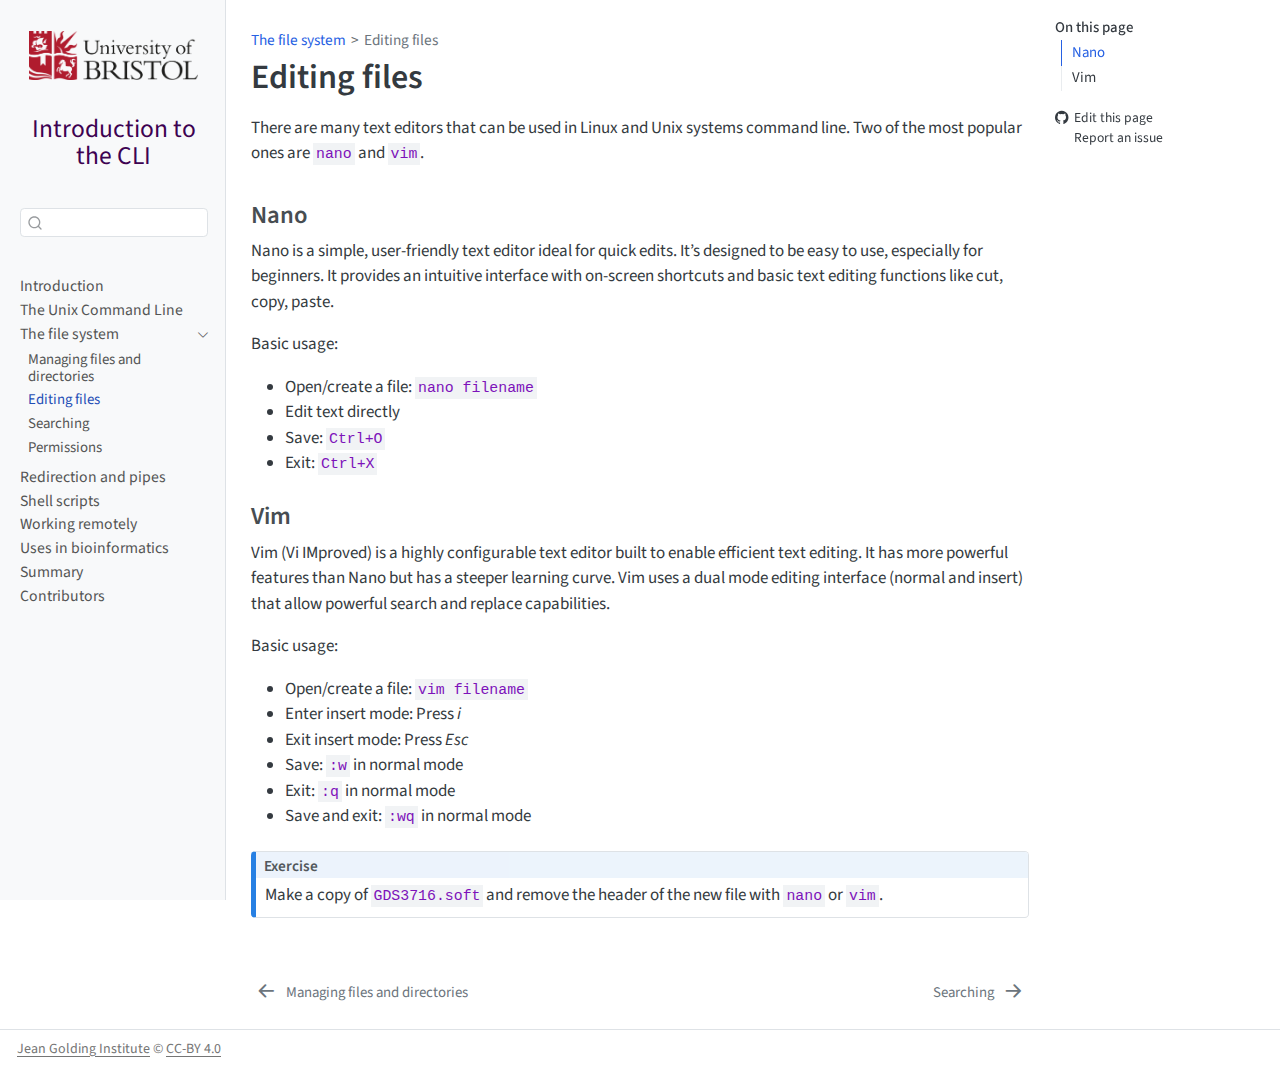
<file: pages/022-editing-files.html>
<!DOCTYPE html>
<html xmlns="http://www.w3.org/1999/xhtml" lang="en" xml:lang="en"><head>

<meta charset="utf-8">
<meta name="generator" content="quarto-1.8.25">

<meta name="viewport" content="width=device-width, initial-scale=1.0, user-scalable=yes">


<title>Editing files – Introduction to the Command Line Interface</title>
<style>
code{white-space: pre-wrap;}
span.smallcaps{font-variant: small-caps;}
div.columns{display: flex; gap: min(4vw, 1.5em);}
div.column{flex: auto; overflow-x: auto;}
div.hanging-indent{margin-left: 1.5em; text-indent: -1.5em;}
ul.task-list{list-style: none;}
ul.task-list li input[type="checkbox"] {
  width: 0.8em;
  margin: 0 0.8em 0.2em -1em; /* quarto-specific, see https://github.com/quarto-dev/quarto-cli/issues/4556 */ 
  vertical-align: middle;
}
</style>


<script src="../site_libs/quarto-nav/quarto-nav.js"></script>
<script src="../site_libs/quarto-nav/headroom.min.js"></script>
<script src="../site_libs/clipboard/clipboard.min.js"></script>
<script src="../site_libs/quarto-search/autocomplete.umd.js"></script>
<script src="../site_libs/quarto-search/fuse.min.js"></script>
<script src="../site_libs/quarto-search/quarto-search.js"></script>
<meta name="quarto:offset" content="../">
<link href="../pages/023-search.html" rel="next">
<link href="../pages/021-files-directories.html" rel="prev">
<script src="../site_libs/quarto-html/quarto.js" type="module"></script>
<script src="../site_libs/quarto-html/tabsets/tabsets.js" type="module"></script>
<script src="../site_libs/quarto-html/axe/axe-check.js" type="module"></script>
<script src="../site_libs/quarto-html/popper.min.js"></script>
<script src="../site_libs/quarto-html/tippy.umd.min.js"></script>
<script src="../site_libs/quarto-html/anchor.min.js"></script>
<link href="../site_libs/quarto-html/tippy.css" rel="stylesheet">
<link href="../site_libs/quarto-html/quarto-syntax-highlighting-065a5179aebd64318d7ea99d77b64a9e.css" rel="stylesheet" id="quarto-text-highlighting-styles">
<script src="../site_libs/bootstrap/bootstrap.min.js"></script>
<link href="../site_libs/bootstrap/bootstrap-icons.css" rel="stylesheet">
<link href="../site_libs/bootstrap/bootstrap-77772dfc875d0a805c503cb1c199bdc7.min.css" rel="stylesheet" append-hash="true" id="quarto-bootstrap" data-mode="light">
<script id="quarto-search-options" type="application/json">{
  "location": "sidebar",
  "copy-button": false,
  "collapse-after": 3,
  "panel-placement": "start",
  "type": "textbox",
  "limit": 50,
  "keyboard-shortcut": [
    "f",
    "/",
    "s"
  ],
  "show-item-context": false,
  "language": {
    "search-no-results-text": "No results",
    "search-matching-documents-text": "matching documents",
    "search-copy-link-title": "Copy link to search",
    "search-hide-matches-text": "Hide additional matches",
    "search-more-match-text": "more match in this document",
    "search-more-matches-text": "more matches in this document",
    "search-clear-button-title": "Clear",
    "search-text-placeholder": "",
    "search-detached-cancel-button-title": "Cancel",
    "search-submit-button-title": "Submit",
    "search-label": "Search"
  }
}</script>


</head>

<body class="nav-sidebar docked quarto-light">

<div id="quarto-search-results"></div>
  <header id="quarto-header" class="headroom fixed-top">
  <nav class="quarto-secondary-nav">
    <div class="container-fluid d-flex">
      <button type="button" class="quarto-btn-toggle btn" data-bs-toggle="collapse" role="button" data-bs-target=".quarto-sidebar-collapse-item" aria-controls="quarto-sidebar" aria-expanded="false" aria-label="Toggle sidebar navigation" onclick="if (window.quartoToggleHeadroom) { window.quartoToggleHeadroom(); }">
        <i class="bi bi-layout-text-sidebar-reverse"></i>
      </button>
        <nav class="quarto-page-breadcrumbs" aria-label="breadcrumb"><ol class="breadcrumb"><li class="breadcrumb-item"><a href="../pages/020-file-system.html">The file system</a></li><li class="breadcrumb-item"><a href="../pages/022-editing-files.html">Editing files</a></li></ol></nav>
        <a class="flex-grow-1" role="navigation" data-bs-toggle="collapse" data-bs-target=".quarto-sidebar-collapse-item" aria-controls="quarto-sidebar" aria-expanded="false" aria-label="Toggle sidebar navigation" onclick="if (window.quartoToggleHeadroom) { window.quartoToggleHeadroom(); }">      
        </a>
      <button type="button" class="btn quarto-search-button" aria-label="Search" onclick="window.quartoOpenSearch();">
        <i class="bi bi-search"></i>
      </button>
    </div>
  </nav>
</header>
<!-- content -->
<div id="quarto-content" class="quarto-container page-columns page-rows-contents page-layout-article">
<!-- sidebar -->
  <nav id="quarto-sidebar" class="sidebar collapse collapse-horizontal quarto-sidebar-collapse-item sidebar-navigation docked overflow-auto">
    <div class="pt-lg-2 mt-2 text-center sidebar-header sidebar-header-stacked">
      <a href="../index.html" class="sidebar-logo-link">
      <img src="../assets/UoB_RGB_24.png" alt="University of Bristol logo" class="sidebar-logo light-content py-0 d-lg-inline d-none">
      <img src="../assets/UoB_RGB_24.png" alt="University of Bristol logo" class="sidebar-logo dark-content py-0 d-lg-inline d-none">
      </a>
    <div class="sidebar-title mb-0 py-0">
      <a href="../">Introduction to the CLI</a> 
    </div>
      </div>
        <div class="mt-2 flex-shrink-0 align-items-center">
        <div class="sidebar-search">
        <div id="quarto-search" class="" title="Search"></div>
        </div>
        </div>
    <div class="sidebar-menu-container"> 
    <ul class="list-unstyled mt-1">
        <li class="sidebar-item">
  <div class="sidebar-item-container"> 
  <a href="../index.html" class="sidebar-item-text sidebar-link">
 <span class="menu-text">Introduction</span></a>
  </div>
</li>
        <li class="sidebar-item">
  <div class="sidebar-item-container"> 
  <a href="../pages/010-cli.html" class="sidebar-item-text sidebar-link">
 <span class="menu-text">The Unix Command Line</span></a>
  </div>
</li>
        <li class="sidebar-item sidebar-item-section">
      <div class="sidebar-item-container"> 
            <a href="../pages/020-file-system.html" class="sidebar-item-text sidebar-link">
 <span class="menu-text">The file system</span></a>
          <a class="sidebar-item-toggle text-start" data-bs-toggle="collapse" data-bs-target="#quarto-sidebar-section-1" role="navigation" aria-expanded="true" aria-label="Toggle section">
            <i class="bi bi-chevron-right ms-2"></i>
          </a> 
      </div>
      <ul id="quarto-sidebar-section-1" class="collapse list-unstyled sidebar-section depth1 show">  
          <li class="sidebar-item">
  <div class="sidebar-item-container"> 
  <a href="../pages/021-files-directories.html" class="sidebar-item-text sidebar-link">
 <span class="menu-text">Managing files and directories</span></a>
  </div>
</li>
          <li class="sidebar-item">
  <div class="sidebar-item-container"> 
  <a href="../pages/022-editing-files.html" class="sidebar-item-text sidebar-link active">
 <span class="menu-text">Editing files</span></a>
  </div>
</li>
          <li class="sidebar-item">
  <div class="sidebar-item-container"> 
  <a href="../pages/023-search.html" class="sidebar-item-text sidebar-link">
 <span class="menu-text">Searching</span></a>
  </div>
</li>
          <li class="sidebar-item">
  <div class="sidebar-item-container"> 
  <a href="../pages/024-permissions.html" class="sidebar-item-text sidebar-link">
 <span class="menu-text">Permissions</span></a>
  </div>
</li>
      </ul>
  </li>
        <li class="sidebar-item">
  <div class="sidebar-item-container"> 
  <a href="../pages/030-redirection-pipes.html" class="sidebar-item-text sidebar-link">
 <span class="menu-text">Redirection and pipes</span></a>
  </div>
</li>
        <li class="sidebar-item">
  <div class="sidebar-item-container"> 
  <a href="../pages/040-scripting.html" class="sidebar-item-text sidebar-link">
 <span class="menu-text">Shell scripts</span></a>
  </div>
</li>
        <li class="sidebar-item">
  <div class="sidebar-item-container"> 
  <a href="../pages/050-remote.html" class="sidebar-item-text sidebar-link">
 <span class="menu-text">Working remotely</span></a>
  </div>
</li>
        <li class="sidebar-item">
  <div class="sidebar-item-container"> 
  <a href="../pages/070-bioinformatics.html" class="sidebar-item-text sidebar-link">
 <span class="menu-text">Uses in bioinformatics</span></a>
  </div>
</li>
        <li class="sidebar-item">
  <div class="sidebar-item-container"> 
  <a href="../pages/980-summary.html" class="sidebar-item-text sidebar-link">
 <span class="menu-text">Summary</span></a>
  </div>
</li>
        <li class="sidebar-item">
  <div class="sidebar-item-container"> 
  <a href="../pages/990-contributors.html" class="sidebar-item-text sidebar-link">
 <span class="menu-text">Contributors</span></a>
  </div>
</li>
    </ul>
    </div>
</nav>
<div id="quarto-sidebar-glass" class="quarto-sidebar-collapse-item" data-bs-toggle="collapse" data-bs-target=".quarto-sidebar-collapse-item"></div>
<!-- margin-sidebar -->
    <div id="quarto-margin-sidebar" class="sidebar margin-sidebar">
        <nav id="TOC" role="doc-toc" class="toc-active">
    <h2 id="toc-title">On this page</h2>
   
  <ul>
  <li><a href="#nano" id="toc-nano" class="nav-link active" data-scroll-target="#nano">Nano</a></li>
  <li><a href="#vim" id="toc-vim" class="nav-link" data-scroll-target="#vim">Vim</a></li>
  </ul>
<div class="toc-actions"><ul><li><a href="https://github.com/bristol-training/intro-cli/edit/main/pages/022-editing-files.qmd" class="toc-action"><i class="bi bi-github"></i>Edit this page</a></li><li><a href="https://github.com/bristol-training/intro-cli/issues/new" class="toc-action"><i class="bi empty"></i>Report an issue</a></li></ul></div></nav>
    </div>
<!-- main -->
<main class="content" id="quarto-document-content">

<header id="title-block-header" class="quarto-title-block default"><nav class="quarto-page-breadcrumbs quarto-title-breadcrumbs d-none d-lg-block" aria-label="breadcrumb"><ol class="breadcrumb"><li class="breadcrumb-item"><a href="../pages/020-file-system.html">The file system</a></li><li class="breadcrumb-item"><a href="../pages/022-editing-files.html">Editing files</a></li></ol></nav>
<div class="quarto-title">
<h1 class="title">Editing files</h1>
</div>



<div class="quarto-title-meta">

    
  
    
  </div>
  


</header>


<p>There are many text editors that can be used in Linux and Unix systems command line. Two of the most popular ones are <code>nano</code> and <code>vim</code>.</p>
<section id="nano" class="level3">
<h3 class="anchored" data-anchor-id="nano">Nano</h3>
<p>Nano is a simple, user-friendly text editor ideal for quick edits. It’s designed to be easy to use, especially for beginners. It provides an intuitive interface with on-screen shortcuts and basic text editing functions like cut, copy, paste.</p>
<p>Basic usage:</p>
<ul>
<li>Open/create a file: <code>nano filename</code></li>
<li>Edit text directly</li>
<li>Save: <code>Ctrl+O</code></li>
<li>Exit: <code>Ctrl+X</code></li>
</ul>
</section>
<section id="vim" class="level3">
<h3 class="anchored" data-anchor-id="vim">Vim</h3>
<p>Vim (Vi IMproved) is a highly configurable text editor built to enable efficient text editing. It has more powerful features than Nano but has a steeper learning curve. Vim uses a dual mode editing interface (normal and insert) that allow powerful search and replace capabilities.</p>
<p>Basic usage:</p>
<ul>
<li>Open/create a file: <code>vim filename</code></li>
<li>Enter insert mode: Press <em>i</em></li>
<li>Exit insert mode: Press <em>Esc</em></li>
<li>Save: <code>:w</code> in normal mode</li>
<li>Exit: <code>:q</code> in normal mode</li>
<li>Save and exit: <code>:wq</code> in normal mode</li>
</ul>
<div id="ex1" class="callout callout-style-default callout-note no-icon callout-titled" title="Exercise">
<div class="callout-header d-flex align-content-center">
<div class="callout-icon-container">
<i class="callout-icon no-icon"></i>
</div>
<div class="callout-title-container flex-fill">
<span class="screen-reader-only">Note</span>Exercise
</div>
</div>
<div class="callout-body-container callout-body">
<p>Make a copy of <code>GDS3716.soft</code> and remove the header of the new file with <code>nano</code> or <code>vim</code>.</p>
</div>
</div>


</section>

</main> <!-- /main -->
<script id="quarto-html-after-body" type="application/javascript">
  window.document.addEventListener("DOMContentLoaded", function (event) {
    const icon = "";
    const anchorJS = new window.AnchorJS();
    anchorJS.options = {
      placement: 'right',
      icon: icon
    };
    anchorJS.add('.anchored');
    const isCodeAnnotation = (el) => {
      for (const clz of el.classList) {
        if (clz.startsWith('code-annotation-')) {                     
          return true;
        }
      }
      return false;
    }
    const onCopySuccess = function(e) {
      // button target
      const button = e.trigger;
      // don't keep focus
      button.blur();
      // flash "checked"
      button.classList.add('code-copy-button-checked');
      var currentTitle = button.getAttribute("title");
      button.setAttribute("title", "Copied!");
      let tooltip;
      if (window.bootstrap) {
        button.setAttribute("data-bs-toggle", "tooltip");
        button.setAttribute("data-bs-placement", "left");
        button.setAttribute("data-bs-title", "Copied!");
        tooltip = new bootstrap.Tooltip(button, 
          { trigger: "manual", 
            customClass: "code-copy-button-tooltip",
            offset: [0, -8]});
        tooltip.show();    
      }
      setTimeout(function() {
        if (tooltip) {
          tooltip.hide();
          button.removeAttribute("data-bs-title");
          button.removeAttribute("data-bs-toggle");
          button.removeAttribute("data-bs-placement");
        }
        button.setAttribute("title", currentTitle);
        button.classList.remove('code-copy-button-checked');
      }, 1000);
      // clear code selection
      e.clearSelection();
    }
    const getTextToCopy = function(trigger) {
      const outerScaffold = trigger.parentElement.cloneNode(true);
      const codeEl = outerScaffold.querySelector('code');
      for (const childEl of codeEl.children) {
        if (isCodeAnnotation(childEl)) {
          childEl.remove();
        }
      }
      return codeEl.innerText;
    }
    const clipboard = new window.ClipboardJS('.code-copy-button:not([data-in-quarto-modal])', {
      text: getTextToCopy
    });
    clipboard.on('success', onCopySuccess);
    if (window.document.getElementById('quarto-embedded-source-code-modal')) {
      const clipboardModal = new window.ClipboardJS('.code-copy-button[data-in-quarto-modal]', {
        text: getTextToCopy,
        container: window.document.getElementById('quarto-embedded-source-code-modal')
      });
      clipboardModal.on('success', onCopySuccess);
    }
      var localhostRegex = new RegExp(/^(?:http|https):\/\/localhost\:?[0-9]*\//);
      var mailtoRegex = new RegExp(/^mailto:/);
        var filterRegex = new RegExp('/' + window.location.host + '/');
      var isInternal = (href) => {
          return filterRegex.test(href) || localhostRegex.test(href) || mailtoRegex.test(href);
      }
      // Inspect non-navigation links and adorn them if external
     var links = window.document.querySelectorAll('a[href]:not(.nav-link):not(.navbar-brand):not(.toc-action):not(.sidebar-link):not(.sidebar-item-toggle):not(.pagination-link):not(.no-external):not([aria-hidden]):not(.dropdown-item):not(.quarto-navigation-tool):not(.about-link)');
      for (var i=0; i<links.length; i++) {
        const link = links[i];
        if (!isInternal(link.href)) {
          // undo the damage that might have been done by quarto-nav.js in the case of
          // links that we want to consider external
          if (link.dataset.originalHref !== undefined) {
            link.href = link.dataset.originalHref;
          }
        }
      }
    function tippyHover(el, contentFn, onTriggerFn, onUntriggerFn) {
      const config = {
        allowHTML: true,
        maxWidth: 500,
        delay: 100,
        arrow: false,
        appendTo: function(el) {
            return el.parentElement;
        },
        interactive: true,
        interactiveBorder: 10,
        theme: 'quarto',
        placement: 'bottom-start',
      };
      if (contentFn) {
        config.content = contentFn;
      }
      if (onTriggerFn) {
        config.onTrigger = onTriggerFn;
      }
      if (onUntriggerFn) {
        config.onUntrigger = onUntriggerFn;
      }
      window.tippy(el, config); 
    }
    const noterefs = window.document.querySelectorAll('a[role="doc-noteref"]');
    for (var i=0; i<noterefs.length; i++) {
      const ref = noterefs[i];
      tippyHover(ref, function() {
        // use id or data attribute instead here
        let href = ref.getAttribute('data-footnote-href') || ref.getAttribute('href');
        try { href = new URL(href).hash; } catch {}
        const id = href.replace(/^#\/?/, "");
        const note = window.document.getElementById(id);
        if (note) {
          return note.innerHTML;
        } else {
          return "";
        }
      });
    }
    const xrefs = window.document.querySelectorAll('a.quarto-xref');
    const processXRef = (id, note) => {
      // Strip column container classes
      const stripColumnClz = (el) => {
        el.classList.remove("page-full", "page-columns");
        if (el.children) {
          for (const child of el.children) {
            stripColumnClz(child);
          }
        }
      }
      stripColumnClz(note)
      if (id === null || id.startsWith('sec-')) {
        // Special case sections, only their first couple elements
        const container = document.createElement("div");
        if (note.children && note.children.length > 2) {
          container.appendChild(note.children[0].cloneNode(true));
          for (let i = 1; i < note.children.length; i++) {
            const child = note.children[i];
            if (child.tagName === "P" && child.innerText === "") {
              continue;
            } else {
              container.appendChild(child.cloneNode(true));
              break;
            }
          }
          if (window.Quarto?.typesetMath) {
            window.Quarto.typesetMath(container);
          }
          return container.innerHTML
        } else {
          if (window.Quarto?.typesetMath) {
            window.Quarto.typesetMath(note);
          }
          return note.innerHTML;
        }
      } else {
        // Remove any anchor links if they are present
        const anchorLink = note.querySelector('a.anchorjs-link');
        if (anchorLink) {
          anchorLink.remove();
        }
        if (window.Quarto?.typesetMath) {
          window.Quarto.typesetMath(note);
        }
        if (note.classList.contains("callout")) {
          return note.outerHTML;
        } else {
          return note.innerHTML;
        }
      }
    }
    for (var i=0; i<xrefs.length; i++) {
      const xref = xrefs[i];
      tippyHover(xref, undefined, function(instance) {
        instance.disable();
        let url = xref.getAttribute('href');
        let hash = undefined; 
        if (url.startsWith('#')) {
          hash = url;
        } else {
          try { hash = new URL(url).hash; } catch {}
        }
        if (hash) {
          const id = hash.replace(/^#\/?/, "");
          const note = window.document.getElementById(id);
          if (note !== null) {
            try {
              const html = processXRef(id, note.cloneNode(true));
              instance.setContent(html);
            } finally {
              instance.enable();
              instance.show();
            }
          } else {
            // See if we can fetch this
            fetch(url.split('#')[0])
            .then(res => res.text())
            .then(html => {
              const parser = new DOMParser();
              const htmlDoc = parser.parseFromString(html, "text/html");
              const note = htmlDoc.getElementById(id);
              if (note !== null) {
                const html = processXRef(id, note);
                instance.setContent(html);
              } 
            }).finally(() => {
              instance.enable();
              instance.show();
            });
          }
        } else {
          // See if we can fetch a full url (with no hash to target)
          // This is a special case and we should probably do some content thinning / targeting
          fetch(url)
          .then(res => res.text())
          .then(html => {
            const parser = new DOMParser();
            const htmlDoc = parser.parseFromString(html, "text/html");
            const note = htmlDoc.querySelector('main.content');
            if (note !== null) {
              // This should only happen for chapter cross references
              // (since there is no id in the URL)
              // remove the first header
              if (note.children.length > 0 && note.children[0].tagName === "HEADER") {
                note.children[0].remove();
              }
              const html = processXRef(null, note);
              instance.setContent(html);
            } 
          }).finally(() => {
            instance.enable();
            instance.show();
          });
        }
      }, function(instance) {
      });
    }
        let selectedAnnoteEl;
        const selectorForAnnotation = ( cell, annotation) => {
          let cellAttr = 'data-code-cell="' + cell + '"';
          let lineAttr = 'data-code-annotation="' +  annotation + '"';
          const selector = 'span[' + cellAttr + '][' + lineAttr + ']';
          return selector;
        }
        const selectCodeLines = (annoteEl) => {
          const doc = window.document;
          const targetCell = annoteEl.getAttribute("data-target-cell");
          const targetAnnotation = annoteEl.getAttribute("data-target-annotation");
          const annoteSpan = window.document.querySelector(selectorForAnnotation(targetCell, targetAnnotation));
          const lines = annoteSpan.getAttribute("data-code-lines").split(",");
          const lineIds = lines.map((line) => {
            return targetCell + "-" + line;
          })
          let top = null;
          let height = null;
          let parent = null;
          if (lineIds.length > 0) {
              //compute the position of the single el (top and bottom and make a div)
              const el = window.document.getElementById(lineIds[0]);
              top = el.offsetTop;
              height = el.offsetHeight;
              parent = el.parentElement.parentElement;
            if (lineIds.length > 1) {
              const lastEl = window.document.getElementById(lineIds[lineIds.length - 1]);
              const bottom = lastEl.offsetTop + lastEl.offsetHeight;
              height = bottom - top;
            }
            if (top !== null && height !== null && parent !== null) {
              // cook up a div (if necessary) and position it 
              let div = window.document.getElementById("code-annotation-line-highlight");
              if (div === null) {
                div = window.document.createElement("div");
                div.setAttribute("id", "code-annotation-line-highlight");
                div.style.position = 'absolute';
                parent.appendChild(div);
              }
              div.style.top = top - 2 + "px";
              div.style.height = height + 4 + "px";
              div.style.left = 0;
              let gutterDiv = window.document.getElementById("code-annotation-line-highlight-gutter");
              if (gutterDiv === null) {
                gutterDiv = window.document.createElement("div");
                gutterDiv.setAttribute("id", "code-annotation-line-highlight-gutter");
                gutterDiv.style.position = 'absolute';
                const codeCell = window.document.getElementById(targetCell);
                const gutter = codeCell.querySelector('.code-annotation-gutter');
                gutter.appendChild(gutterDiv);
              }
              gutterDiv.style.top = top - 2 + "px";
              gutterDiv.style.height = height + 4 + "px";
            }
            selectedAnnoteEl = annoteEl;
          }
        };
        const unselectCodeLines = () => {
          const elementsIds = ["code-annotation-line-highlight", "code-annotation-line-highlight-gutter"];
          elementsIds.forEach((elId) => {
            const div = window.document.getElementById(elId);
            if (div) {
              div.remove();
            }
          });
          selectedAnnoteEl = undefined;
        };
          // Handle positioning of the toggle
      window.addEventListener(
        "resize",
        throttle(() => {
          elRect = undefined;
          if (selectedAnnoteEl) {
            selectCodeLines(selectedAnnoteEl);
          }
        }, 10)
      );
      function throttle(fn, ms) {
      let throttle = false;
      let timer;
        return (...args) => {
          if(!throttle) { // first call gets through
              fn.apply(this, args);
              throttle = true;
          } else { // all the others get throttled
              if(timer) clearTimeout(timer); // cancel #2
              timer = setTimeout(() => {
                fn.apply(this, args);
                timer = throttle = false;
              }, ms);
          }
        };
      }
        // Attach click handler to the DT
        const annoteDls = window.document.querySelectorAll('dt[data-target-cell]');
        for (const annoteDlNode of annoteDls) {
          annoteDlNode.addEventListener('click', (event) => {
            const clickedEl = event.target;
            if (clickedEl !== selectedAnnoteEl) {
              unselectCodeLines();
              const activeEl = window.document.querySelector('dt[data-target-cell].code-annotation-active');
              if (activeEl) {
                activeEl.classList.remove('code-annotation-active');
              }
              selectCodeLines(clickedEl);
              clickedEl.classList.add('code-annotation-active');
            } else {
              // Unselect the line
              unselectCodeLines();
              clickedEl.classList.remove('code-annotation-active');
            }
          });
        }
    const findCites = (el) => {
      const parentEl = el.parentElement;
      if (parentEl) {
        const cites = parentEl.dataset.cites;
        if (cites) {
          return {
            el,
            cites: cites.split(' ')
          };
        } else {
          return findCites(el.parentElement)
        }
      } else {
        return undefined;
      }
    };
    var bibliorefs = window.document.querySelectorAll('a[role="doc-biblioref"]');
    for (var i=0; i<bibliorefs.length; i++) {
      const ref = bibliorefs[i];
      const citeInfo = findCites(ref);
      if (citeInfo) {
        tippyHover(citeInfo.el, function() {
          var popup = window.document.createElement('div');
          citeInfo.cites.forEach(function(cite) {
            var citeDiv = window.document.createElement('div');
            citeDiv.classList.add('hanging-indent');
            citeDiv.classList.add('csl-entry');
            var biblioDiv = window.document.getElementById('ref-' + cite);
            if (biblioDiv) {
              citeDiv.innerHTML = biblioDiv.innerHTML;
            }
            popup.appendChild(citeDiv);
          });
          return popup.innerHTML;
        });
      }
    }
  });
  </script>
<nav class="page-navigation">
  <div class="nav-page nav-page-previous">
      <a href="../pages/021-files-directories.html" class="pagination-link" aria-label="Managing files and directories">
        <i class="bi bi-arrow-left-short"></i> <span class="nav-page-text">Managing files and directories</span>
      </a>          
  </div>
  <div class="nav-page nav-page-next">
      <a href="../pages/023-search.html" class="pagination-link" aria-label="Searching">
        <span class="nav-page-text">Searching</span> <i class="bi bi-arrow-right-short"></i>
      </a>
  </div>
</nav>
</div> <!-- /content -->
<footer class="footer">
  <div class="nav-footer">
    <div class="nav-footer-left">
<p><a href="https://www.bristol.ac.uk/golding/">Jean Golding Institute</a> © <a href="http://creativecommons.org/licenses/by/4.0/">CC-BY 4.0</a></p>
</div>   
    <div class="nav-footer-center">
      &nbsp;
    <div class="toc-actions d-sm-block d-md-none"><ul><li><a href="https://github.com/bristol-training/intro-cli/edit/main/pages/022-editing-files.qmd" class="toc-action"><i class="bi bi-github"></i>Edit this page</a></li><li><a href="https://github.com/bristol-training/intro-cli/issues/new" class="toc-action"><i class="bi empty"></i>Report an issue</a></li></ul></div></div>
    <div class="nav-footer-right">
      &nbsp;
    </div>
  </div>
</footer>




</body></html>
</file>
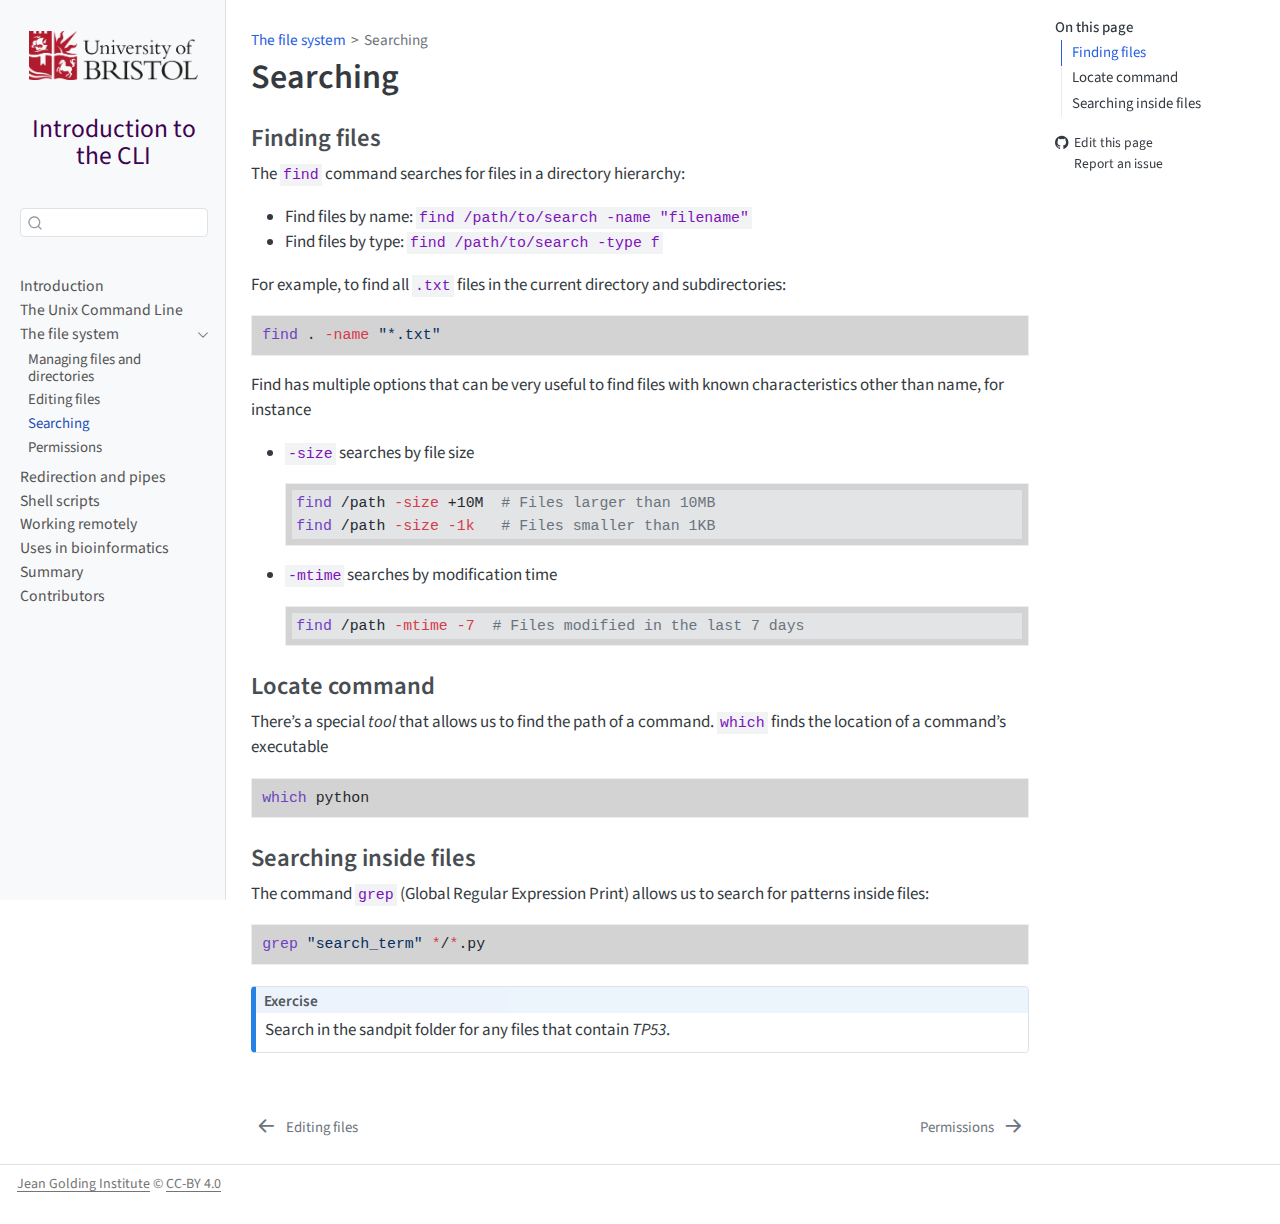
<file: pages/023-search.html>
<!DOCTYPE html>
<html xmlns="http://www.w3.org/1999/xhtml" lang="en" xml:lang="en"><head>

<meta charset="utf-8">
<meta name="generator" content="quarto-1.8.24">

<meta name="viewport" content="width=device-width, initial-scale=1.0, user-scalable=yes">


<title>Searching – Introduction to the Command Line Interface</title>
<style>
code{white-space: pre-wrap;}
span.smallcaps{font-variant: small-caps;}
div.columns{display: flex; gap: min(4vw, 1.5em);}
div.column{flex: auto; overflow-x: auto;}
div.hanging-indent{margin-left: 1.5em; text-indent: -1.5em;}
ul.task-list{list-style: none;}
ul.task-list li input[type="checkbox"] {
  width: 0.8em;
  margin: 0 0.8em 0.2em -1em; /* quarto-specific, see https://github.com/quarto-dev/quarto-cli/issues/4556 */ 
  vertical-align: middle;
}
/* CSS for syntax highlighting */
html { -webkit-text-size-adjust: 100%; }
pre > code.sourceCode { white-space: pre; position: relative; }
pre > code.sourceCode > span { display: inline-block; line-height: 1.25; }
pre > code.sourceCode > span:empty { height: 1.2em; }
.sourceCode { overflow: visible; }
code.sourceCode > span { color: inherit; text-decoration: inherit; }
div.sourceCode { margin: 1em 0; }
pre.sourceCode { margin: 0; }
@media screen {
div.sourceCode { overflow: auto; }
}
@media print {
pre > code.sourceCode { white-space: pre-wrap; }
pre > code.sourceCode > span { text-indent: -5em; padding-left: 5em; }
}
pre.numberSource code
  { counter-reset: source-line 0; }
pre.numberSource code > span
  { position: relative; left: -4em; counter-increment: source-line; }
pre.numberSource code > span > a:first-child::before
  { content: counter(source-line);
    position: relative; left: -1em; text-align: right; vertical-align: baseline;
    border: none; display: inline-block;
    -webkit-touch-callout: none; -webkit-user-select: none;
    -khtml-user-select: none; -moz-user-select: none;
    -ms-user-select: none; user-select: none;
    padding: 0 4px; width: 4em;
  }
pre.numberSource { margin-left: 3em;  padding-left: 4px; }
div.sourceCode
  {   }
@media screen {
pre > code.sourceCode > span > a:first-child::before { text-decoration: underline; }
}
</style>


<script src="../site_libs/quarto-nav/quarto-nav.js"></script>
<script src="../site_libs/quarto-nav/headroom.min.js"></script>
<script src="../site_libs/clipboard/clipboard.min.js"></script>
<script src="../site_libs/quarto-search/autocomplete.umd.js"></script>
<script src="../site_libs/quarto-search/fuse.min.js"></script>
<script src="../site_libs/quarto-search/quarto-search.js"></script>
<meta name="quarto:offset" content="../">
<link href="../pages/024-permissions.html" rel="next">
<link href="../pages/022-editing-files.html" rel="prev">
<script src="../site_libs/quarto-html/quarto.js" type="module"></script>
<script src="../site_libs/quarto-html/tabsets/tabsets.js" type="module"></script>
<script src="../site_libs/quarto-html/axe/axe-check.js" type="module"></script>
<script src="../site_libs/quarto-html/popper.min.js"></script>
<script src="../site_libs/quarto-html/tippy.umd.min.js"></script>
<script src="../site_libs/quarto-html/anchor.min.js"></script>
<link href="../site_libs/quarto-html/tippy.css" rel="stylesheet">
<link href="../site_libs/quarto-html/quarto-syntax-highlighting-a6e161b2431e1f94a14e0f5d32135a3c.css" rel="stylesheet" id="quarto-text-highlighting-styles">
<script src="../site_libs/bootstrap/bootstrap.min.js"></script>
<link href="../site_libs/bootstrap/bootstrap-icons.css" rel="stylesheet">
<link href="../site_libs/bootstrap/bootstrap-097cfa0267562f9aba865570d4e9112e.min.css" rel="stylesheet" append-hash="true" id="quarto-bootstrap" data-mode="light">
<script id="quarto-search-options" type="application/json">{
  "location": "sidebar",
  "copy-button": false,
  "collapse-after": 3,
  "panel-placement": "start",
  "type": "textbox",
  "limit": 50,
  "keyboard-shortcut": [
    "f",
    "/",
    "s"
  ],
  "show-item-context": false,
  "language": {
    "search-no-results-text": "No results",
    "search-matching-documents-text": "matching documents",
    "search-copy-link-title": "Copy link to search",
    "search-hide-matches-text": "Hide additional matches",
    "search-more-match-text": "more match in this document",
    "search-more-matches-text": "more matches in this document",
    "search-clear-button-title": "Clear",
    "search-text-placeholder": "",
    "search-detached-cancel-button-title": "Cancel",
    "search-submit-button-title": "Submit",
    "search-label": "Search"
  }
}</script>


</head>

<body class="nav-sidebar docked quarto-light">

<div id="quarto-search-results"></div>
  <header id="quarto-header" class="headroom fixed-top">
  <nav class="quarto-secondary-nav">
    <div class="container-fluid d-flex">
      <button type="button" class="quarto-btn-toggle btn" data-bs-toggle="collapse" role="button" data-bs-target=".quarto-sidebar-collapse-item" aria-controls="quarto-sidebar" aria-expanded="false" aria-label="Toggle sidebar navigation" onclick="if (window.quartoToggleHeadroom) { window.quartoToggleHeadroom(); }">
        <i class="bi bi-layout-text-sidebar-reverse"></i>
      </button>
        <nav class="quarto-page-breadcrumbs" aria-label="breadcrumb"><ol class="breadcrumb"><li class="breadcrumb-item"><a href="../pages/020-file-system.html">The file system</a></li><li class="breadcrumb-item"><a href="../pages/023-search.html">Searching</a></li></ol></nav>
        <a class="flex-grow-1" role="navigation" data-bs-toggle="collapse" data-bs-target=".quarto-sidebar-collapse-item" aria-controls="quarto-sidebar" aria-expanded="false" aria-label="Toggle sidebar navigation" onclick="if (window.quartoToggleHeadroom) { window.quartoToggleHeadroom(); }">      
        </a>
      <button type="button" class="btn quarto-search-button" aria-label="Search" onclick="window.quartoOpenSearch();">
        <i class="bi bi-search"></i>
      </button>
    </div>
  </nav>
</header>
<!-- content -->
<div id="quarto-content" class="quarto-container page-columns page-rows-contents page-layout-article">
<!-- sidebar -->
  <nav id="quarto-sidebar" class="sidebar collapse collapse-horizontal quarto-sidebar-collapse-item sidebar-navigation docked overflow-auto">
    <div class="pt-lg-2 mt-2 text-center sidebar-header sidebar-header-stacked">
      <a href="../index.html" class="sidebar-logo-link">
      <img src="../assets/UoB_RGB_24.png" alt="University of Bristol logo" class="sidebar-logo light-content py-0 d-lg-inline d-none">
      <img src="../assets/UoB_RGB_24.png" alt="University of Bristol logo" class="sidebar-logo dark-content py-0 d-lg-inline d-none">
      </a>
    <div class="sidebar-title mb-0 py-0">
      <a href="../">Introduction to the CLI</a> 
    </div>
      </div>
        <div class="mt-2 flex-shrink-0 align-items-center">
        <div class="sidebar-search">
        <div id="quarto-search" class="" title="Search"></div>
        </div>
        </div>
    <div class="sidebar-menu-container"> 
    <ul class="list-unstyled mt-1">
        <li class="sidebar-item">
  <div class="sidebar-item-container"> 
  <a href="../index.html" class="sidebar-item-text sidebar-link">
 <span class="menu-text">Introduction</span></a>
  </div>
</li>
        <li class="sidebar-item">
  <div class="sidebar-item-container"> 
  <a href="../pages/010-cli.html" class="sidebar-item-text sidebar-link">
 <span class="menu-text">The Unix Command Line</span></a>
  </div>
</li>
        <li class="sidebar-item sidebar-item-section">
      <div class="sidebar-item-container"> 
            <a href="../pages/020-file-system.html" class="sidebar-item-text sidebar-link">
 <span class="menu-text">The file system</span></a>
          <a class="sidebar-item-toggle text-start" data-bs-toggle="collapse" data-bs-target="#quarto-sidebar-section-1" role="navigation" aria-expanded="true" aria-label="Toggle section">
            <i class="bi bi-chevron-right ms-2"></i>
          </a> 
      </div>
      <ul id="quarto-sidebar-section-1" class="collapse list-unstyled sidebar-section depth1 show">  
          <li class="sidebar-item">
  <div class="sidebar-item-container"> 
  <a href="../pages/021-files-directories.html" class="sidebar-item-text sidebar-link">
 <span class="menu-text">Managing files and directories</span></a>
  </div>
</li>
          <li class="sidebar-item">
  <div class="sidebar-item-container"> 
  <a href="../pages/022-editing-files.html" class="sidebar-item-text sidebar-link">
 <span class="menu-text">Editing files</span></a>
  </div>
</li>
          <li class="sidebar-item">
  <div class="sidebar-item-container"> 
  <a href="../pages/023-search.html" class="sidebar-item-text sidebar-link active">
 <span class="menu-text">Searching</span></a>
  </div>
</li>
          <li class="sidebar-item">
  <div class="sidebar-item-container"> 
  <a href="../pages/024-permissions.html" class="sidebar-item-text sidebar-link">
 <span class="menu-text">Permissions</span></a>
  </div>
</li>
      </ul>
  </li>
        <li class="sidebar-item">
  <div class="sidebar-item-container"> 
  <a href="../pages/030-redirection-pipes.html" class="sidebar-item-text sidebar-link">
 <span class="menu-text">Redirection and pipes</span></a>
  </div>
</li>
        <li class="sidebar-item">
  <div class="sidebar-item-container"> 
  <a href="../pages/040-scripting.html" class="sidebar-item-text sidebar-link">
 <span class="menu-text">Shell scripts</span></a>
  </div>
</li>
        <li class="sidebar-item">
  <div class="sidebar-item-container"> 
  <a href="../pages/050-remote.html" class="sidebar-item-text sidebar-link">
 <span class="menu-text">Working remotely</span></a>
  </div>
</li>
        <li class="sidebar-item">
  <div class="sidebar-item-container"> 
  <a href="../pages/070-bioinformatics.html" class="sidebar-item-text sidebar-link">
 <span class="menu-text">Uses in bioinformatics</span></a>
  </div>
</li>
        <li class="sidebar-item">
  <div class="sidebar-item-container"> 
  <a href="../pages/980-summary.html" class="sidebar-item-text sidebar-link">
 <span class="menu-text">Summary</span></a>
  </div>
</li>
        <li class="sidebar-item">
  <div class="sidebar-item-container"> 
  <a href="../pages/990-contributors.html" class="sidebar-item-text sidebar-link">
 <span class="menu-text">Contributors</span></a>
  </div>
</li>
    </ul>
    </div>
</nav>
<div id="quarto-sidebar-glass" class="quarto-sidebar-collapse-item" data-bs-toggle="collapse" data-bs-target=".quarto-sidebar-collapse-item"></div>
<!-- margin-sidebar -->
    <div id="quarto-margin-sidebar" class="sidebar margin-sidebar">
        <nav id="TOC" role="doc-toc" class="toc-active">
    <h2 id="toc-title">On this page</h2>
   
  <ul>
  <li><a href="#finding-files" id="toc-finding-files" class="nav-link active" data-scroll-target="#finding-files">Finding files</a></li>
  <li><a href="#locate-command" id="toc-locate-command" class="nav-link" data-scroll-target="#locate-command">Locate command</a></li>
  <li><a href="#searching-inside-files" id="toc-searching-inside-files" class="nav-link" data-scroll-target="#searching-inside-files">Searching inside files</a></li>
  </ul>
<div class="toc-actions"><ul><li><a href="https://github.com/uob-training/introduction-to-cli/edit/main/pages/023-search.qmd" class="toc-action"><i class="bi bi-github"></i>Edit this page</a></li><li><a href="https://github.com/uob-training/introduction-to-cli/issues/new" class="toc-action"><i class="bi empty"></i>Report an issue</a></li></ul></div></nav>
    </div>
<!-- main -->
<main class="content" id="quarto-document-content">

<header id="title-block-header" class="quarto-title-block default"><nav class="quarto-page-breadcrumbs quarto-title-breadcrumbs d-none d-lg-block" aria-label="breadcrumb"><ol class="breadcrumb"><li class="breadcrumb-item"><a href="../pages/020-file-system.html">The file system</a></li><li class="breadcrumb-item"><a href="../pages/023-search.html">Searching</a></li></ol></nav>
<div class="quarto-title">
<h1 class="title">Searching</h1>
</div>



<div class="quarto-title-meta">

    
  
    
  </div>
  


</header>


<section id="finding-files" class="level3">
<h3 class="anchored" data-anchor-id="finding-files">Finding files</h3>
<p>The <code>find</code> command searches for files in a directory hierarchy:</p>
<ul>
<li>Find files by name: <code>find /path/to/search -name "filename"</code></li>
<li>Find files by type: <code>find /path/to/search -type f</code></li>
</ul>
<p>For example, to find all <code>.txt</code> files in the current directory and subdirectories:</p>
<div class="code-copy-outer-scaffold"><div class="sourceCode" id="cb1"><pre class="sourceCode bash code-with-copy"><code class="sourceCode bash"><span id="cb1-1"><a href="#cb1-1" aria-hidden="true" tabindex="-1"></a><span class="fu">find</span> . <span class="at">-name</span> <span class="st">"*.txt"</span></span></code></pre></div><button title="Copy to Clipboard" class="code-copy-button"><i class="bi"></i></button></div>
<p>Find has multiple options that can be very useful to find files with known characteristics other than name, for instance</p>
<ul>
<li><p><code>-size</code> searches by file size</p>
<div class="code-copy-outer-scaffold"><div class="sourceCode" id="cb2"><pre class="sourceCode bash code-with-copy"><code class="sourceCode bash"><span id="cb2-1"><a href="#cb2-1" aria-hidden="true" tabindex="-1"></a><span class="fu">find</span> /path <span class="at">-size</span> +10M  <span class="co"># Files larger than 10MB</span></span>
<span id="cb2-2"><a href="#cb2-2" aria-hidden="true" tabindex="-1"></a><span class="fu">find</span> /path <span class="at">-size</span> <span class="at">-1k</span>   <span class="co"># Files smaller than 1KB</span></span></code></pre></div><button title="Copy to Clipboard" class="code-copy-button"><i class="bi"></i></button></div></li>
<li><p><code>-mtime</code> searches by modification time</p>
<div class="code-copy-outer-scaffold"><div class="sourceCode" id="cb3"><pre class="sourceCode bash code-with-copy"><code class="sourceCode bash"><span id="cb3-1"><a href="#cb3-1" aria-hidden="true" tabindex="-1"></a><span class="fu">find</span> /path <span class="at">-mtime</span> <span class="at">-7</span>  <span class="co"># Files modified in the last 7 days</span></span></code></pre></div><button title="Copy to Clipboard" class="code-copy-button"><i class="bi"></i></button></div></li>
</ul>
</section>
<section id="locate-command" class="level3">
<h3 class="anchored" data-anchor-id="locate-command">Locate command</h3>
<p>There’s a special <em>tool</em> that allows us to find the path of a command. <code>which</code> finds the location of a command’s executable</p>
<div class="code-copy-outer-scaffold"><div class="sourceCode" id="cb4"><pre class="sourceCode bash code-with-copy"><code class="sourceCode bash"><span id="cb4-1"><a href="#cb4-1" aria-hidden="true" tabindex="-1"></a><span class="fu">which</span> python</span></code></pre></div><button title="Copy to Clipboard" class="code-copy-button"><i class="bi"></i></button></div>
</section>
<section id="searching-inside-files" class="level3">
<h3 class="anchored" data-anchor-id="searching-inside-files">Searching inside files</h3>
<p>The command <code>grep</code> (Global Regular Expression Print) allows us to search for patterns inside files:</p>
<div class="code-copy-outer-scaffold"><div class="sourceCode" id="cb5"><pre class="sourceCode bash code-with-copy"><code class="sourceCode bash"><span id="cb5-1"><a href="#cb5-1" aria-hidden="true" tabindex="-1"></a><span class="fu">grep</span> <span class="st">"search_term"</span> <span class="pp">*</span>/<span class="pp">*</span>.py</span></code></pre></div><button title="Copy to Clipboard" class="code-copy-button"><i class="bi"></i></button></div>
<div id="ex1" class="callout callout-style-default callout-note no-icon callout-titled" title="Exercise">
<div class="callout-header d-flex align-content-center">
<div class="callout-icon-container">
<i class="callout-icon no-icon"></i>
</div>
<div class="callout-title-container flex-fill">
<span class="screen-reader-only">Note</span>Exercise
</div>
</div>
<div class="callout-body-container callout-body">
<p>Search in the sandpit folder for any files that contain <em>TP53</em>.</p>
</div>
</div>


</section>

</main> <!-- /main -->
<script id="quarto-html-after-body" type="application/javascript">
  window.document.addEventListener("DOMContentLoaded", function (event) {
    const icon = "";
    const anchorJS = new window.AnchorJS();
    anchorJS.options = {
      placement: 'right',
      icon: icon
    };
    anchorJS.add('.anchored');
    const isCodeAnnotation = (el) => {
      for (const clz of el.classList) {
        if (clz.startsWith('code-annotation-')) {                     
          return true;
        }
      }
      return false;
    }
    const onCopySuccess = function(e) {
      // button target
      const button = e.trigger;
      // don't keep focus
      button.blur();
      // flash "checked"
      button.classList.add('code-copy-button-checked');
      var currentTitle = button.getAttribute("title");
      button.setAttribute("title", "Copied!");
      let tooltip;
      if (window.bootstrap) {
        button.setAttribute("data-bs-toggle", "tooltip");
        button.setAttribute("data-bs-placement", "left");
        button.setAttribute("data-bs-title", "Copied!");
        tooltip = new bootstrap.Tooltip(button, 
          { trigger: "manual", 
            customClass: "code-copy-button-tooltip",
            offset: [0, -8]});
        tooltip.show();    
      }
      setTimeout(function() {
        if (tooltip) {
          tooltip.hide();
          button.removeAttribute("data-bs-title");
          button.removeAttribute("data-bs-toggle");
          button.removeAttribute("data-bs-placement");
        }
        button.setAttribute("title", currentTitle);
        button.classList.remove('code-copy-button-checked');
      }, 1000);
      // clear code selection
      e.clearSelection();
    }
    const getTextToCopy = function(trigger) {
      const outerScaffold = trigger.parentElement.cloneNode(true);
      const codeEl = outerScaffold.querySelector('code');
      for (const childEl of codeEl.children) {
        if (isCodeAnnotation(childEl)) {
          childEl.remove();
        }
      }
      return codeEl.innerText;
    }
    const clipboard = new window.ClipboardJS('.code-copy-button:not([data-in-quarto-modal])', {
      text: getTextToCopy
    });
    clipboard.on('success', onCopySuccess);
    if (window.document.getElementById('quarto-embedded-source-code-modal')) {
      const clipboardModal = new window.ClipboardJS('.code-copy-button[data-in-quarto-modal]', {
        text: getTextToCopy,
        container: window.document.getElementById('quarto-embedded-source-code-modal')
      });
      clipboardModal.on('success', onCopySuccess);
    }
      var localhostRegex = new RegExp(/^(?:http|https):\/\/localhost\:?[0-9]*\//);
      var mailtoRegex = new RegExp(/^mailto:/);
        var filterRegex = new RegExp('/' + window.location.host + '/');
      var isInternal = (href) => {
          return filterRegex.test(href) || localhostRegex.test(href) || mailtoRegex.test(href);
      }
      // Inspect non-navigation links and adorn them if external
     var links = window.document.querySelectorAll('a[href]:not(.nav-link):not(.navbar-brand):not(.toc-action):not(.sidebar-link):not(.sidebar-item-toggle):not(.pagination-link):not(.no-external):not([aria-hidden]):not(.dropdown-item):not(.quarto-navigation-tool):not(.about-link)');
      for (var i=0; i<links.length; i++) {
        const link = links[i];
        if (!isInternal(link.href)) {
          // undo the damage that might have been done by quarto-nav.js in the case of
          // links that we want to consider external
          if (link.dataset.originalHref !== undefined) {
            link.href = link.dataset.originalHref;
          }
        }
      }
    function tippyHover(el, contentFn, onTriggerFn, onUntriggerFn) {
      const config = {
        allowHTML: true,
        maxWidth: 500,
        delay: 100,
        arrow: false,
        appendTo: function(el) {
            return el.parentElement;
        },
        interactive: true,
        interactiveBorder: 10,
        theme: 'quarto',
        placement: 'bottom-start',
      };
      if (contentFn) {
        config.content = contentFn;
      }
      if (onTriggerFn) {
        config.onTrigger = onTriggerFn;
      }
      if (onUntriggerFn) {
        config.onUntrigger = onUntriggerFn;
      }
      window.tippy(el, config); 
    }
    const noterefs = window.document.querySelectorAll('a[role="doc-noteref"]');
    for (var i=0; i<noterefs.length; i++) {
      const ref = noterefs[i];
      tippyHover(ref, function() {
        // use id or data attribute instead here
        let href = ref.getAttribute('data-footnote-href') || ref.getAttribute('href');
        try { href = new URL(href).hash; } catch {}
        const id = href.replace(/^#\/?/, "");
        const note = window.document.getElementById(id);
        if (note) {
          return note.innerHTML;
        } else {
          return "";
        }
      });
    }
    const xrefs = window.document.querySelectorAll('a.quarto-xref');
    const processXRef = (id, note) => {
      // Strip column container classes
      const stripColumnClz = (el) => {
        el.classList.remove("page-full", "page-columns");
        if (el.children) {
          for (const child of el.children) {
            stripColumnClz(child);
          }
        }
      }
      stripColumnClz(note)
      if (id === null || id.startsWith('sec-')) {
        // Special case sections, only their first couple elements
        const container = document.createElement("div");
        if (note.children && note.children.length > 2) {
          container.appendChild(note.children[0].cloneNode(true));
          for (let i = 1; i < note.children.length; i++) {
            const child = note.children[i];
            if (child.tagName === "P" && child.innerText === "") {
              continue;
            } else {
              container.appendChild(child.cloneNode(true));
              break;
            }
          }
          if (window.Quarto?.typesetMath) {
            window.Quarto.typesetMath(container);
          }
          return container.innerHTML
        } else {
          if (window.Quarto?.typesetMath) {
            window.Quarto.typesetMath(note);
          }
          return note.innerHTML;
        }
      } else {
        // Remove any anchor links if they are present
        const anchorLink = note.querySelector('a.anchorjs-link');
        if (anchorLink) {
          anchorLink.remove();
        }
        if (window.Quarto?.typesetMath) {
          window.Quarto.typesetMath(note);
        }
        if (note.classList.contains("callout")) {
          return note.outerHTML;
        } else {
          return note.innerHTML;
        }
      }
    }
    for (var i=0; i<xrefs.length; i++) {
      const xref = xrefs[i];
      tippyHover(xref, undefined, function(instance) {
        instance.disable();
        let url = xref.getAttribute('href');
        let hash = undefined; 
        if (url.startsWith('#')) {
          hash = url;
        } else {
          try { hash = new URL(url).hash; } catch {}
        }
        if (hash) {
          const id = hash.replace(/^#\/?/, "");
          const note = window.document.getElementById(id);
          if (note !== null) {
            try {
              const html = processXRef(id, note.cloneNode(true));
              instance.setContent(html);
            } finally {
              instance.enable();
              instance.show();
            }
          } else {
            // See if we can fetch this
            fetch(url.split('#')[0])
            .then(res => res.text())
            .then(html => {
              const parser = new DOMParser();
              const htmlDoc = parser.parseFromString(html, "text/html");
              const note = htmlDoc.getElementById(id);
              if (note !== null) {
                const html = processXRef(id, note);
                instance.setContent(html);
              } 
            }).finally(() => {
              instance.enable();
              instance.show();
            });
          }
        } else {
          // See if we can fetch a full url (with no hash to target)
          // This is a special case and we should probably do some content thinning / targeting
          fetch(url)
          .then(res => res.text())
          .then(html => {
            const parser = new DOMParser();
            const htmlDoc = parser.parseFromString(html, "text/html");
            const note = htmlDoc.querySelector('main.content');
            if (note !== null) {
              // This should only happen for chapter cross references
              // (since there is no id in the URL)
              // remove the first header
              if (note.children.length > 0 && note.children[0].tagName === "HEADER") {
                note.children[0].remove();
              }
              const html = processXRef(null, note);
              instance.setContent(html);
            } 
          }).finally(() => {
            instance.enable();
            instance.show();
          });
        }
      }, function(instance) {
      });
    }
        let selectedAnnoteEl;
        const selectorForAnnotation = ( cell, annotation) => {
          let cellAttr = 'data-code-cell="' + cell + '"';
          let lineAttr = 'data-code-annotation="' +  annotation + '"';
          const selector = 'span[' + cellAttr + '][' + lineAttr + ']';
          return selector;
        }
        const selectCodeLines = (annoteEl) => {
          const doc = window.document;
          const targetCell = annoteEl.getAttribute("data-target-cell");
          const targetAnnotation = annoteEl.getAttribute("data-target-annotation");
          const annoteSpan = window.document.querySelector(selectorForAnnotation(targetCell, targetAnnotation));
          const lines = annoteSpan.getAttribute("data-code-lines").split(",");
          const lineIds = lines.map((line) => {
            return targetCell + "-" + line;
          })
          let top = null;
          let height = null;
          let parent = null;
          if (lineIds.length > 0) {
              //compute the position of the single el (top and bottom and make a div)
              const el = window.document.getElementById(lineIds[0]);
              top = el.offsetTop;
              height = el.offsetHeight;
              parent = el.parentElement.parentElement;
            if (lineIds.length > 1) {
              const lastEl = window.document.getElementById(lineIds[lineIds.length - 1]);
              const bottom = lastEl.offsetTop + lastEl.offsetHeight;
              height = bottom - top;
            }
            if (top !== null && height !== null && parent !== null) {
              // cook up a div (if necessary) and position it 
              let div = window.document.getElementById("code-annotation-line-highlight");
              if (div === null) {
                div = window.document.createElement("div");
                div.setAttribute("id", "code-annotation-line-highlight");
                div.style.position = 'absolute';
                parent.appendChild(div);
              }
              div.style.top = top - 2 + "px";
              div.style.height = height + 4 + "px";
              div.style.left = 0;
              let gutterDiv = window.document.getElementById("code-annotation-line-highlight-gutter");
              if (gutterDiv === null) {
                gutterDiv = window.document.createElement("div");
                gutterDiv.setAttribute("id", "code-annotation-line-highlight-gutter");
                gutterDiv.style.position = 'absolute';
                const codeCell = window.document.getElementById(targetCell);
                const gutter = codeCell.querySelector('.code-annotation-gutter');
                gutter.appendChild(gutterDiv);
              }
              gutterDiv.style.top = top - 2 + "px";
              gutterDiv.style.height = height + 4 + "px";
            }
            selectedAnnoteEl = annoteEl;
          }
        };
        const unselectCodeLines = () => {
          const elementsIds = ["code-annotation-line-highlight", "code-annotation-line-highlight-gutter"];
          elementsIds.forEach((elId) => {
            const div = window.document.getElementById(elId);
            if (div) {
              div.remove();
            }
          });
          selectedAnnoteEl = undefined;
        };
          // Handle positioning of the toggle
      window.addEventListener(
        "resize",
        throttle(() => {
          elRect = undefined;
          if (selectedAnnoteEl) {
            selectCodeLines(selectedAnnoteEl);
          }
        }, 10)
      );
      function throttle(fn, ms) {
      let throttle = false;
      let timer;
        return (...args) => {
          if(!throttle) { // first call gets through
              fn.apply(this, args);
              throttle = true;
          } else { // all the others get throttled
              if(timer) clearTimeout(timer); // cancel #2
              timer = setTimeout(() => {
                fn.apply(this, args);
                timer = throttle = false;
              }, ms);
          }
        };
      }
        // Attach click handler to the DT
        const annoteDls = window.document.querySelectorAll('dt[data-target-cell]');
        for (const annoteDlNode of annoteDls) {
          annoteDlNode.addEventListener('click', (event) => {
            const clickedEl = event.target;
            if (clickedEl !== selectedAnnoteEl) {
              unselectCodeLines();
              const activeEl = window.document.querySelector('dt[data-target-cell].code-annotation-active');
              if (activeEl) {
                activeEl.classList.remove('code-annotation-active');
              }
              selectCodeLines(clickedEl);
              clickedEl.classList.add('code-annotation-active');
            } else {
              // Unselect the line
              unselectCodeLines();
              clickedEl.classList.remove('code-annotation-active');
            }
          });
        }
    const findCites = (el) => {
      const parentEl = el.parentElement;
      if (parentEl) {
        const cites = parentEl.dataset.cites;
        if (cites) {
          return {
            el,
            cites: cites.split(' ')
          };
        } else {
          return findCites(el.parentElement)
        }
      } else {
        return undefined;
      }
    };
    var bibliorefs = window.document.querySelectorAll('a[role="doc-biblioref"]');
    for (var i=0; i<bibliorefs.length; i++) {
      const ref = bibliorefs[i];
      const citeInfo = findCites(ref);
      if (citeInfo) {
        tippyHover(citeInfo.el, function() {
          var popup = window.document.createElement('div');
          citeInfo.cites.forEach(function(cite) {
            var citeDiv = window.document.createElement('div');
            citeDiv.classList.add('hanging-indent');
            citeDiv.classList.add('csl-entry');
            var biblioDiv = window.document.getElementById('ref-' + cite);
            if (biblioDiv) {
              citeDiv.innerHTML = biblioDiv.innerHTML;
            }
            popup.appendChild(citeDiv);
          });
          return popup.innerHTML;
        });
      }
    }
  });
  </script>
<nav class="page-navigation">
  <div class="nav-page nav-page-previous">
      <a href="../pages/022-editing-files.html" class="pagination-link" aria-label="Editing files">
        <i class="bi bi-arrow-left-short"></i> <span class="nav-page-text">Editing files</span>
      </a>          
  </div>
  <div class="nav-page nav-page-next">
      <a href="../pages/024-permissions.html" class="pagination-link" aria-label="Permissions">
        <span class="nav-page-text">Permissions</span> <i class="bi bi-arrow-right-short"></i>
      </a>
  </div>
</nav>
</div> <!-- /content -->
<footer class="footer">
  <div class="nav-footer">
    <div class="nav-footer-left">
<p><a href="https://www.bristol.ac.uk/golding/">Jean Golding Institute</a> © <a href="http://creativecommons.org/licenses/by/4.0/">CC-BY 4.0</a></p>
</div>   
    <div class="nav-footer-center">
      &nbsp;
    <div class="toc-actions d-sm-block d-md-none"><ul><li><a href="https://github.com/uob-training/introduction-to-cli/edit/main/pages/023-search.qmd" class="toc-action"><i class="bi bi-github"></i>Edit this page</a></li><li><a href="https://github.com/uob-training/introduction-to-cli/issues/new" class="toc-action"><i class="bi empty"></i>Report an issue</a></li></ul></div></div>
    <div class="nav-footer-right">
      &nbsp;
    </div>
  </div>
</footer>




</body></html>
</file>
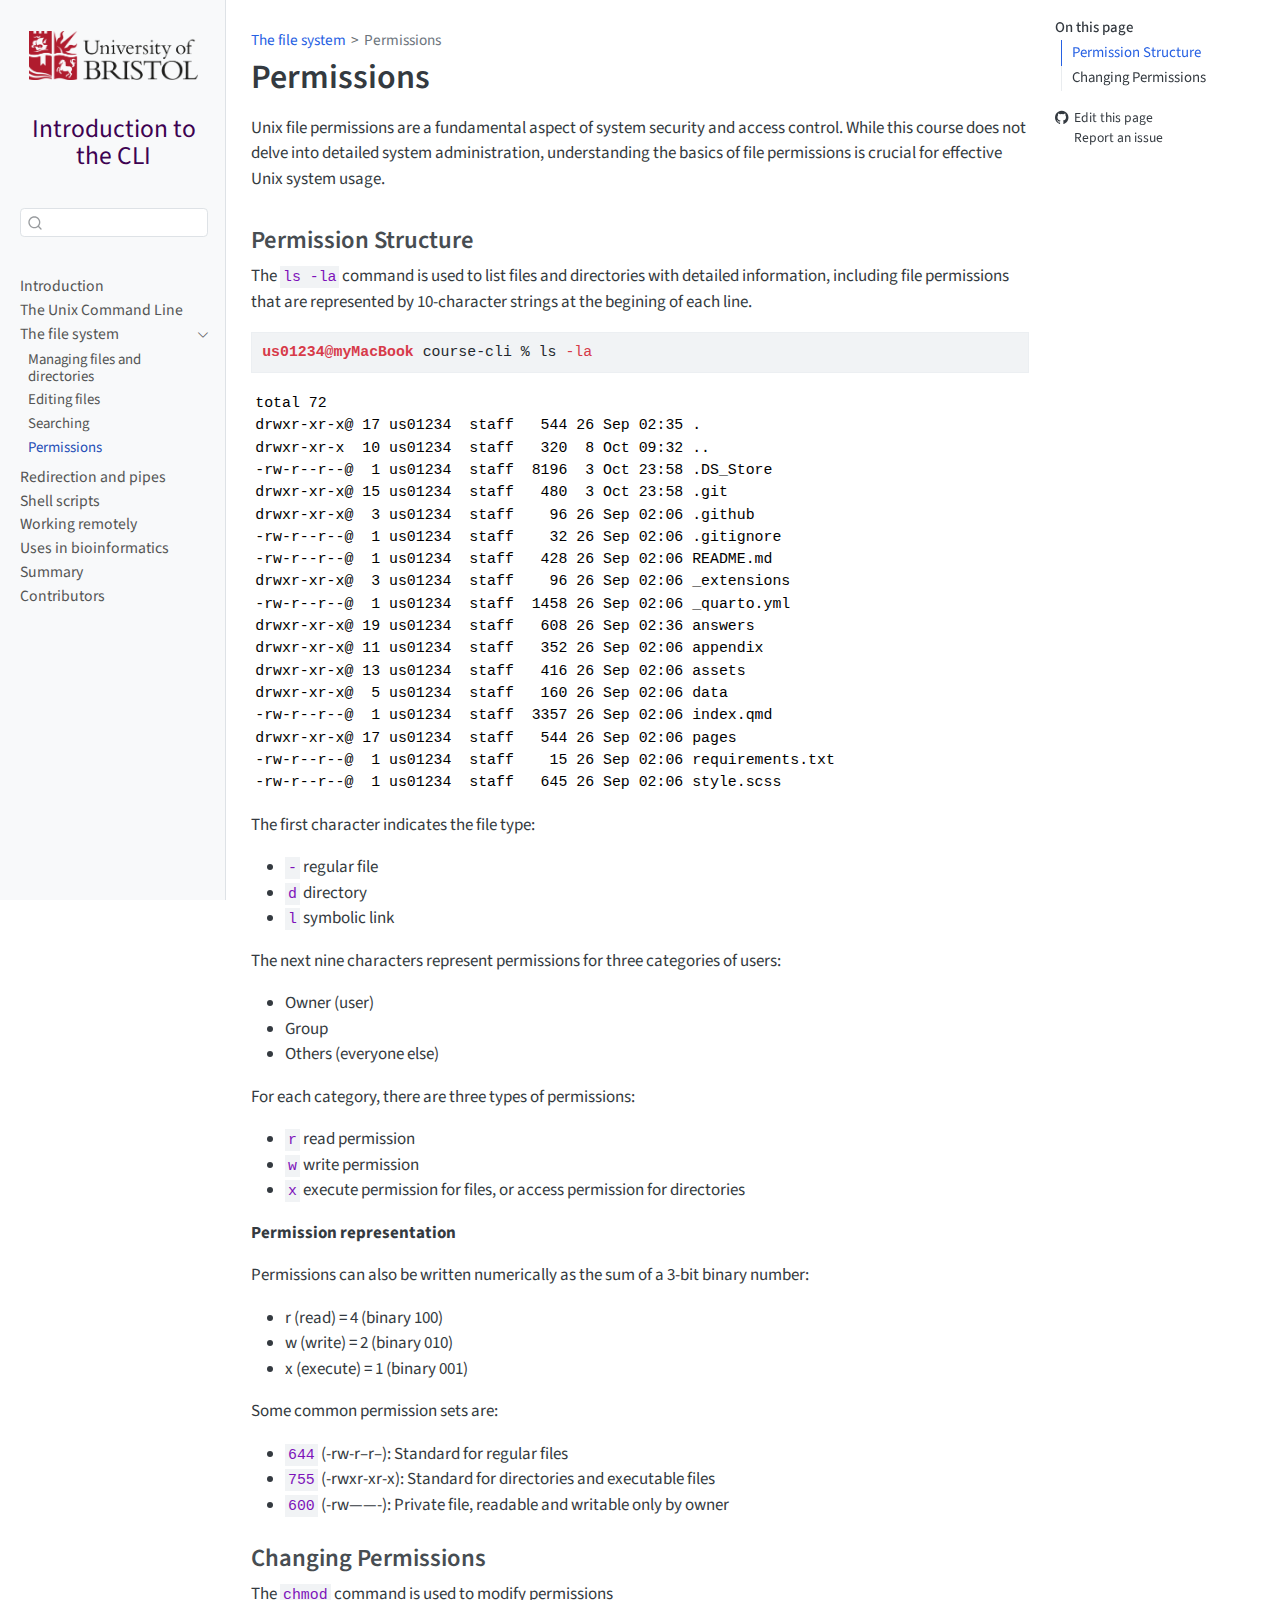
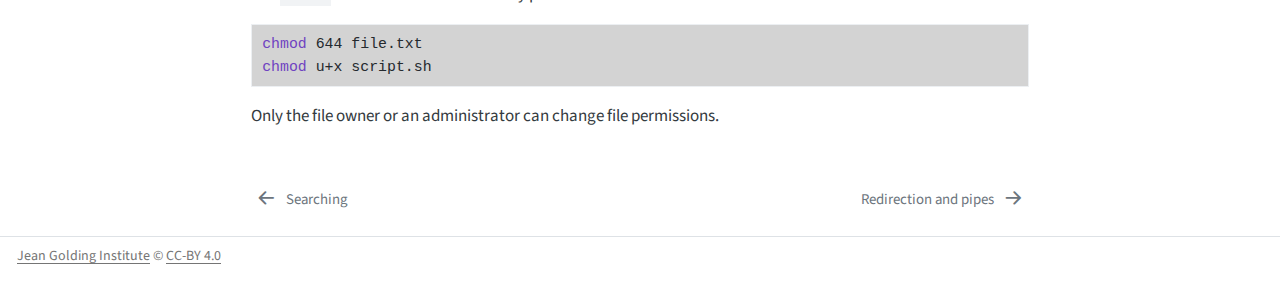
<file: pages/024-permissions.html>
<!DOCTYPE html>
<html xmlns="http://www.w3.org/1999/xhtml" lang="en" xml:lang="en"><head>

<meta charset="utf-8">
<meta name="generator" content="quarto-1.8.25">

<meta name="viewport" content="width=device-width, initial-scale=1.0, user-scalable=yes">


<title>Permissions – Introduction to the Command Line Interface</title>
<style>
code{white-space: pre-wrap;}
span.smallcaps{font-variant: small-caps;}
div.columns{display: flex; gap: min(4vw, 1.5em);}
div.column{flex: auto; overflow-x: auto;}
div.hanging-indent{margin-left: 1.5em; text-indent: -1.5em;}
ul.task-list{list-style: none;}
ul.task-list li input[type="checkbox"] {
  width: 0.8em;
  margin: 0 0.8em 0.2em -1em; /* quarto-specific, see https://github.com/quarto-dev/quarto-cli/issues/4556 */ 
  vertical-align: middle;
}
/* CSS for syntax highlighting */
html { -webkit-text-size-adjust: 100%; }
pre > code.sourceCode { white-space: pre; position: relative; }
pre > code.sourceCode > span { display: inline-block; line-height: 1.25; }
pre > code.sourceCode > span:empty { height: 1.2em; }
.sourceCode { overflow: visible; }
code.sourceCode > span { color: inherit; text-decoration: inherit; }
div.sourceCode { margin: 1em 0; }
pre.sourceCode { margin: 0; }
@media screen {
div.sourceCode { overflow: auto; }
}
@media print {
pre > code.sourceCode { white-space: pre-wrap; }
pre > code.sourceCode > span { text-indent: -5em; padding-left: 5em; }
}
pre.numberSource code
  { counter-reset: source-line 0; }
pre.numberSource code > span
  { position: relative; left: -4em; counter-increment: source-line; }
pre.numberSource code > span > a:first-child::before
  { content: counter(source-line);
    position: relative; left: -1em; text-align: right; vertical-align: baseline;
    border: none; display: inline-block;
    -webkit-touch-callout: none; -webkit-user-select: none;
    -khtml-user-select: none; -moz-user-select: none;
    -ms-user-select: none; user-select: none;
    padding: 0 4px; width: 4em;
  }
pre.numberSource { margin-left: 3em;  padding-left: 4px; }
div.sourceCode
  {   }
@media screen {
pre > code.sourceCode > span > a:first-child::before { text-decoration: underline; }
}
</style>


<script src="../site_libs/quarto-nav/quarto-nav.js"></script>
<script src="../site_libs/quarto-nav/headroom.min.js"></script>
<script src="../site_libs/clipboard/clipboard.min.js"></script>
<script src="../site_libs/quarto-search/autocomplete.umd.js"></script>
<script src="../site_libs/quarto-search/fuse.min.js"></script>
<script src="../site_libs/quarto-search/quarto-search.js"></script>
<meta name="quarto:offset" content="../">
<link href="../pages/030-redirection-pipes.html" rel="next">
<link href="../pages/023-search.html" rel="prev">
<script src="../site_libs/quarto-html/quarto.js" type="module"></script>
<script src="../site_libs/quarto-html/tabsets/tabsets.js" type="module"></script>
<script src="../site_libs/quarto-html/axe/axe-check.js" type="module"></script>
<script src="../site_libs/quarto-html/popper.min.js"></script>
<script src="../site_libs/quarto-html/tippy.umd.min.js"></script>
<script src="../site_libs/quarto-html/anchor.min.js"></script>
<link href="../site_libs/quarto-html/tippy.css" rel="stylesheet">
<link href="../site_libs/quarto-html/quarto-syntax-highlighting-065a5179aebd64318d7ea99d77b64a9e.css" rel="stylesheet" id="quarto-text-highlighting-styles">
<script src="../site_libs/bootstrap/bootstrap.min.js"></script>
<link href="../site_libs/bootstrap/bootstrap-icons.css" rel="stylesheet">
<link href="../site_libs/bootstrap/bootstrap-77772dfc875d0a805c503cb1c199bdc7.min.css" rel="stylesheet" append-hash="true" id="quarto-bootstrap" data-mode="light">
<script id="quarto-search-options" type="application/json">{
  "location": "sidebar",
  "copy-button": false,
  "collapse-after": 3,
  "panel-placement": "start",
  "type": "textbox",
  "limit": 50,
  "keyboard-shortcut": [
    "f",
    "/",
    "s"
  ],
  "show-item-context": false,
  "language": {
    "search-no-results-text": "No results",
    "search-matching-documents-text": "matching documents",
    "search-copy-link-title": "Copy link to search",
    "search-hide-matches-text": "Hide additional matches",
    "search-more-match-text": "more match in this document",
    "search-more-matches-text": "more matches in this document",
    "search-clear-button-title": "Clear",
    "search-text-placeholder": "",
    "search-detached-cancel-button-title": "Cancel",
    "search-submit-button-title": "Submit",
    "search-label": "Search"
  }
}</script>


</head>

<body class="nav-sidebar docked quarto-light">

<div id="quarto-search-results"></div>
  <header id="quarto-header" class="headroom fixed-top">
  <nav class="quarto-secondary-nav">
    <div class="container-fluid d-flex">
      <button type="button" class="quarto-btn-toggle btn" data-bs-toggle="collapse" role="button" data-bs-target=".quarto-sidebar-collapse-item" aria-controls="quarto-sidebar" aria-expanded="false" aria-label="Toggle sidebar navigation" onclick="if (window.quartoToggleHeadroom) { window.quartoToggleHeadroom(); }">
        <i class="bi bi-layout-text-sidebar-reverse"></i>
      </button>
        <nav class="quarto-page-breadcrumbs" aria-label="breadcrumb"><ol class="breadcrumb"><li class="breadcrumb-item"><a href="../pages/020-file-system.html">The file system</a></li><li class="breadcrumb-item"><a href="../pages/024-permissions.html">Permissions</a></li></ol></nav>
        <a class="flex-grow-1" role="navigation" data-bs-toggle="collapse" data-bs-target=".quarto-sidebar-collapse-item" aria-controls="quarto-sidebar" aria-expanded="false" aria-label="Toggle sidebar navigation" onclick="if (window.quartoToggleHeadroom) { window.quartoToggleHeadroom(); }">      
        </a>
      <button type="button" class="btn quarto-search-button" aria-label="Search" onclick="window.quartoOpenSearch();">
        <i class="bi bi-search"></i>
      </button>
    </div>
  </nav>
</header>
<!-- content -->
<div id="quarto-content" class="quarto-container page-columns page-rows-contents page-layout-article">
<!-- sidebar -->
  <nav id="quarto-sidebar" class="sidebar collapse collapse-horizontal quarto-sidebar-collapse-item sidebar-navigation docked overflow-auto">
    <div class="pt-lg-2 mt-2 text-center sidebar-header sidebar-header-stacked">
      <a href="../index.html" class="sidebar-logo-link">
      <img src="../assets/UoB_RGB_24.png" alt="University of Bristol logo" class="sidebar-logo light-content py-0 d-lg-inline d-none">
      <img src="../assets/UoB_RGB_24.png" alt="University of Bristol logo" class="sidebar-logo dark-content py-0 d-lg-inline d-none">
      </a>
    <div class="sidebar-title mb-0 py-0">
      <a href="../">Introduction to the CLI</a> 
    </div>
      </div>
        <div class="mt-2 flex-shrink-0 align-items-center">
        <div class="sidebar-search">
        <div id="quarto-search" class="" title="Search"></div>
        </div>
        </div>
    <div class="sidebar-menu-container"> 
    <ul class="list-unstyled mt-1">
        <li class="sidebar-item">
  <div class="sidebar-item-container"> 
  <a href="../index.html" class="sidebar-item-text sidebar-link">
 <span class="menu-text">Introduction</span></a>
  </div>
</li>
        <li class="sidebar-item">
  <div class="sidebar-item-container"> 
  <a href="../pages/010-cli.html" class="sidebar-item-text sidebar-link">
 <span class="menu-text">The Unix Command Line</span></a>
  </div>
</li>
        <li class="sidebar-item sidebar-item-section">
      <div class="sidebar-item-container"> 
            <a href="../pages/020-file-system.html" class="sidebar-item-text sidebar-link">
 <span class="menu-text">The file system</span></a>
          <a class="sidebar-item-toggle text-start" data-bs-toggle="collapse" data-bs-target="#quarto-sidebar-section-1" role="navigation" aria-expanded="true" aria-label="Toggle section">
            <i class="bi bi-chevron-right ms-2"></i>
          </a> 
      </div>
      <ul id="quarto-sidebar-section-1" class="collapse list-unstyled sidebar-section depth1 show">  
          <li class="sidebar-item">
  <div class="sidebar-item-container"> 
  <a href="../pages/021-files-directories.html" class="sidebar-item-text sidebar-link">
 <span class="menu-text">Managing files and directories</span></a>
  </div>
</li>
          <li class="sidebar-item">
  <div class="sidebar-item-container"> 
  <a href="../pages/022-editing-files.html" class="sidebar-item-text sidebar-link">
 <span class="menu-text">Editing files</span></a>
  </div>
</li>
          <li class="sidebar-item">
  <div class="sidebar-item-container"> 
  <a href="../pages/023-search.html" class="sidebar-item-text sidebar-link">
 <span class="menu-text">Searching</span></a>
  </div>
</li>
          <li class="sidebar-item">
  <div class="sidebar-item-container"> 
  <a href="../pages/024-permissions.html" class="sidebar-item-text sidebar-link active">
 <span class="menu-text">Permissions</span></a>
  </div>
</li>
      </ul>
  </li>
        <li class="sidebar-item">
  <div class="sidebar-item-container"> 
  <a href="../pages/030-redirection-pipes.html" class="sidebar-item-text sidebar-link">
 <span class="menu-text">Redirection and pipes</span></a>
  </div>
</li>
        <li class="sidebar-item">
  <div class="sidebar-item-container"> 
  <a href="../pages/040-scripting.html" class="sidebar-item-text sidebar-link">
 <span class="menu-text">Shell scripts</span></a>
  </div>
</li>
        <li class="sidebar-item">
  <div class="sidebar-item-container"> 
  <a href="../pages/050-remote.html" class="sidebar-item-text sidebar-link">
 <span class="menu-text">Working remotely</span></a>
  </div>
</li>
        <li class="sidebar-item">
  <div class="sidebar-item-container"> 
  <a href="../pages/070-bioinformatics.html" class="sidebar-item-text sidebar-link">
 <span class="menu-text">Uses in bioinformatics</span></a>
  </div>
</li>
        <li class="sidebar-item">
  <div class="sidebar-item-container"> 
  <a href="../pages/980-summary.html" class="sidebar-item-text sidebar-link">
 <span class="menu-text">Summary</span></a>
  </div>
</li>
        <li class="sidebar-item">
  <div class="sidebar-item-container"> 
  <a href="../pages/990-contributors.html" class="sidebar-item-text sidebar-link">
 <span class="menu-text">Contributors</span></a>
  </div>
</li>
    </ul>
    </div>
</nav>
<div id="quarto-sidebar-glass" class="quarto-sidebar-collapse-item" data-bs-toggle="collapse" data-bs-target=".quarto-sidebar-collapse-item"></div>
<!-- margin-sidebar -->
    <div id="quarto-margin-sidebar" class="sidebar margin-sidebar">
        <nav id="TOC" role="doc-toc" class="toc-active">
    <h2 id="toc-title">On this page</h2>
   
  <ul>
  <li><a href="#permission-structure" id="toc-permission-structure" class="nav-link active" data-scroll-target="#permission-structure">Permission Structure</a></li>
  <li><a href="#changing-permissions" id="toc-changing-permissions" class="nav-link" data-scroll-target="#changing-permissions">Changing Permissions</a></li>
  </ul>
<div class="toc-actions"><ul><li><a href="https://github.com/bristol-training/intro-cli/edit/main/pages/024-permissions.qmd" class="toc-action"><i class="bi bi-github"></i>Edit this page</a></li><li><a href="https://github.com/bristol-training/intro-cli/issues/new" class="toc-action"><i class="bi empty"></i>Report an issue</a></li></ul></div></nav>
    </div>
<!-- main -->
<main class="content" id="quarto-document-content">

<header id="title-block-header" class="quarto-title-block default"><nav class="quarto-page-breadcrumbs quarto-title-breadcrumbs d-none d-lg-block" aria-label="breadcrumb"><ol class="breadcrumb"><li class="breadcrumb-item"><a href="../pages/020-file-system.html">The file system</a></li><li class="breadcrumb-item"><a href="../pages/024-permissions.html">Permissions</a></li></ol></nav>
<div class="quarto-title">
<h1 class="title">Permissions</h1>
</div>



<div class="quarto-title-meta">

    
  
    
  </div>
  


</header>


<p>Unix file permissions are a fundamental aspect of system security and access control. While this course does not delve into detailed system administration, understanding the basics of file permissions is crucial for effective Unix system usage.</p>
<section id="permission-structure" class="level3">
<h3 class="anchored" data-anchor-id="permission-structure">Permission Structure</h3>
<p>The <code>ls -la</code> command is used to list files and directories with detailed information, including file permissions that are represented by 10-character strings at the begining of each line.</p>
<div class="code-copy-outer-scaffold"><div class="sourceCode" id="cb1"><pre class="sourceCode .bash code-with-copy"><code class="sourceCode bash"><span id="cb1-1"><a href="#cb1-1" aria-hidden="true" tabindex="-1"></a><span class="ex">us01234@myMacBook</span> course-cli % ls <span class="at">-la</span>                                      </span></code></pre></div><button title="Copy to Clipboard" class="code-copy-button"><i class="bi"></i></button></div>
<pre><code>total 72
drwxr-xr-x@ 17 us01234  staff   544 26 Sep 02:35 .
drwxr-xr-x  10 us01234  staff   320  8 Oct 09:32 ..
-rw-r--r--@  1 us01234  staff  8196  3 Oct 23:58 .DS_Store
drwxr-xr-x@ 15 us01234  staff   480  3 Oct 23:58 .git
drwxr-xr-x@  3 us01234  staff    96 26 Sep 02:06 .github
-rw-r--r--@  1 us01234  staff    32 26 Sep 02:06 .gitignore
-rw-r--r--@  1 us01234  staff   428 26 Sep 02:06 README.md
drwxr-xr-x@  3 us01234  staff    96 26 Sep 02:06 _extensions
-rw-r--r--@  1 us01234  staff  1458 26 Sep 02:06 _quarto.yml
drwxr-xr-x@ 19 us01234  staff   608 26 Sep 02:36 answers
drwxr-xr-x@ 11 us01234  staff   352 26 Sep 02:06 appendix
drwxr-xr-x@ 13 us01234  staff   416 26 Sep 02:06 assets
drwxr-xr-x@  5 us01234  staff   160 26 Sep 02:06 data
-rw-r--r--@  1 us01234  staff  3357 26 Sep 02:06 index.qmd
drwxr-xr-x@ 17 us01234  staff   544 26 Sep 02:06 pages
-rw-r--r--@  1 us01234  staff    15 26 Sep 02:06 requirements.txt
-rw-r--r--@  1 us01234  staff   645 26 Sep 02:06 style.scss</code></pre>
<p>The first character indicates the file type:</p>
<ul>
<li><code>-</code> regular file</li>
<li><code>d</code> directory</li>
<li><code>l</code> symbolic link</li>
</ul>
<p>The next nine characters represent permissions for three categories of users:</p>
<ul>
<li>Owner (user)</li>
<li>Group</li>
<li>Others (everyone else)</li>
</ul>
<p>For each category, there are three types of permissions:</p>
<ul>
<li><code>r</code> read permission</li>
<li><code>w</code> write permission</li>
<li><code>x</code> execute permission for files, or access permission for directories</li>
</ul>
<p><strong>Permission representation</strong></p>
<p>Permissions can also be written numerically as the sum of a 3-bit binary number:</p>
<ul>
<li>r (read) = 4 (binary 100)</li>
<li>w (write) = 2 (binary 010)</li>
<li>x (execute) = 1 (binary 001)</li>
</ul>
<p>Some common permission sets are:</p>
<ul>
<li><code>644</code> (-rw-r–r–): Standard for regular files</li>
<li><code>755</code> (-rwxr-xr-x): Standard for directories and executable files</li>
<li><code>600</code> (-rw——-): Private file, readable and writable only by owner</li>
</ul>
</section>
<section id="changing-permissions" class="level3">
<h3 class="anchored" data-anchor-id="changing-permissions">Changing Permissions</h3>
<p>The <code>chmod</code> command is used to modify permissions</p>
<div class="code-copy-outer-scaffold"><div class="sourceCode" id="cb3"><pre class="sourceCode bash code-with-copy"><code class="sourceCode bash"><span id="cb3-1"><a href="#cb3-1" aria-hidden="true" tabindex="-1"></a><span class="fu">chmod</span> 644 file.txt</span>
<span id="cb3-2"><a href="#cb3-2" aria-hidden="true" tabindex="-1"></a><span class="fu">chmod</span> u+x script.sh</span></code></pre></div><button title="Copy to Clipboard" class="code-copy-button"><i class="bi"></i></button></div>
<p>Only the file owner or an administrator can change file permissions.</p>


</section>

</main> <!-- /main -->
<script id="quarto-html-after-body" type="application/javascript">
  window.document.addEventListener("DOMContentLoaded", function (event) {
    const icon = "";
    const anchorJS = new window.AnchorJS();
    anchorJS.options = {
      placement: 'right',
      icon: icon
    };
    anchorJS.add('.anchored');
    const isCodeAnnotation = (el) => {
      for (const clz of el.classList) {
        if (clz.startsWith('code-annotation-')) {                     
          return true;
        }
      }
      return false;
    }
    const onCopySuccess = function(e) {
      // button target
      const button = e.trigger;
      // don't keep focus
      button.blur();
      // flash "checked"
      button.classList.add('code-copy-button-checked');
      var currentTitle = button.getAttribute("title");
      button.setAttribute("title", "Copied!");
      let tooltip;
      if (window.bootstrap) {
        button.setAttribute("data-bs-toggle", "tooltip");
        button.setAttribute("data-bs-placement", "left");
        button.setAttribute("data-bs-title", "Copied!");
        tooltip = new bootstrap.Tooltip(button, 
          { trigger: "manual", 
            customClass: "code-copy-button-tooltip",
            offset: [0, -8]});
        tooltip.show();    
      }
      setTimeout(function() {
        if (tooltip) {
          tooltip.hide();
          button.removeAttribute("data-bs-title");
          button.removeAttribute("data-bs-toggle");
          button.removeAttribute("data-bs-placement");
        }
        button.setAttribute("title", currentTitle);
        button.classList.remove('code-copy-button-checked');
      }, 1000);
      // clear code selection
      e.clearSelection();
    }
    const getTextToCopy = function(trigger) {
      const outerScaffold = trigger.parentElement.cloneNode(true);
      const codeEl = outerScaffold.querySelector('code');
      for (const childEl of codeEl.children) {
        if (isCodeAnnotation(childEl)) {
          childEl.remove();
        }
      }
      return codeEl.innerText;
    }
    const clipboard = new window.ClipboardJS('.code-copy-button:not([data-in-quarto-modal])', {
      text: getTextToCopy
    });
    clipboard.on('success', onCopySuccess);
    if (window.document.getElementById('quarto-embedded-source-code-modal')) {
      const clipboardModal = new window.ClipboardJS('.code-copy-button[data-in-quarto-modal]', {
        text: getTextToCopy,
        container: window.document.getElementById('quarto-embedded-source-code-modal')
      });
      clipboardModal.on('success', onCopySuccess);
    }
      var localhostRegex = new RegExp(/^(?:http|https):\/\/localhost\:?[0-9]*\//);
      var mailtoRegex = new RegExp(/^mailto:/);
        var filterRegex = new RegExp('/' + window.location.host + '/');
      var isInternal = (href) => {
          return filterRegex.test(href) || localhostRegex.test(href) || mailtoRegex.test(href);
      }
      // Inspect non-navigation links and adorn them if external
     var links = window.document.querySelectorAll('a[href]:not(.nav-link):not(.navbar-brand):not(.toc-action):not(.sidebar-link):not(.sidebar-item-toggle):not(.pagination-link):not(.no-external):not([aria-hidden]):not(.dropdown-item):not(.quarto-navigation-tool):not(.about-link)');
      for (var i=0; i<links.length; i++) {
        const link = links[i];
        if (!isInternal(link.href)) {
          // undo the damage that might have been done by quarto-nav.js in the case of
          // links that we want to consider external
          if (link.dataset.originalHref !== undefined) {
            link.href = link.dataset.originalHref;
          }
        }
      }
    function tippyHover(el, contentFn, onTriggerFn, onUntriggerFn) {
      const config = {
        allowHTML: true,
        maxWidth: 500,
        delay: 100,
        arrow: false,
        appendTo: function(el) {
            return el.parentElement;
        },
        interactive: true,
        interactiveBorder: 10,
        theme: 'quarto',
        placement: 'bottom-start',
      };
      if (contentFn) {
        config.content = contentFn;
      }
      if (onTriggerFn) {
        config.onTrigger = onTriggerFn;
      }
      if (onUntriggerFn) {
        config.onUntrigger = onUntriggerFn;
      }
      window.tippy(el, config); 
    }
    const noterefs = window.document.querySelectorAll('a[role="doc-noteref"]');
    for (var i=0; i<noterefs.length; i++) {
      const ref = noterefs[i];
      tippyHover(ref, function() {
        // use id or data attribute instead here
        let href = ref.getAttribute('data-footnote-href') || ref.getAttribute('href');
        try { href = new URL(href).hash; } catch {}
        const id = href.replace(/^#\/?/, "");
        const note = window.document.getElementById(id);
        if (note) {
          return note.innerHTML;
        } else {
          return "";
        }
      });
    }
    const xrefs = window.document.querySelectorAll('a.quarto-xref');
    const processXRef = (id, note) => {
      // Strip column container classes
      const stripColumnClz = (el) => {
        el.classList.remove("page-full", "page-columns");
        if (el.children) {
          for (const child of el.children) {
            stripColumnClz(child);
          }
        }
      }
      stripColumnClz(note)
      if (id === null || id.startsWith('sec-')) {
        // Special case sections, only their first couple elements
        const container = document.createElement("div");
        if (note.children && note.children.length > 2) {
          container.appendChild(note.children[0].cloneNode(true));
          for (let i = 1; i < note.children.length; i++) {
            const child = note.children[i];
            if (child.tagName === "P" && child.innerText === "") {
              continue;
            } else {
              container.appendChild(child.cloneNode(true));
              break;
            }
          }
          if (window.Quarto?.typesetMath) {
            window.Quarto.typesetMath(container);
          }
          return container.innerHTML
        } else {
          if (window.Quarto?.typesetMath) {
            window.Quarto.typesetMath(note);
          }
          return note.innerHTML;
        }
      } else {
        // Remove any anchor links if they are present
        const anchorLink = note.querySelector('a.anchorjs-link');
        if (anchorLink) {
          anchorLink.remove();
        }
        if (window.Quarto?.typesetMath) {
          window.Quarto.typesetMath(note);
        }
        if (note.classList.contains("callout")) {
          return note.outerHTML;
        } else {
          return note.innerHTML;
        }
      }
    }
    for (var i=0; i<xrefs.length; i++) {
      const xref = xrefs[i];
      tippyHover(xref, undefined, function(instance) {
        instance.disable();
        let url = xref.getAttribute('href');
        let hash = undefined; 
        if (url.startsWith('#')) {
          hash = url;
        } else {
          try { hash = new URL(url).hash; } catch {}
        }
        if (hash) {
          const id = hash.replace(/^#\/?/, "");
          const note = window.document.getElementById(id);
          if (note !== null) {
            try {
              const html = processXRef(id, note.cloneNode(true));
              instance.setContent(html);
            } finally {
              instance.enable();
              instance.show();
            }
          } else {
            // See if we can fetch this
            fetch(url.split('#')[0])
            .then(res => res.text())
            .then(html => {
              const parser = new DOMParser();
              const htmlDoc = parser.parseFromString(html, "text/html");
              const note = htmlDoc.getElementById(id);
              if (note !== null) {
                const html = processXRef(id, note);
                instance.setContent(html);
              } 
            }).finally(() => {
              instance.enable();
              instance.show();
            });
          }
        } else {
          // See if we can fetch a full url (with no hash to target)
          // This is a special case and we should probably do some content thinning / targeting
          fetch(url)
          .then(res => res.text())
          .then(html => {
            const parser = new DOMParser();
            const htmlDoc = parser.parseFromString(html, "text/html");
            const note = htmlDoc.querySelector('main.content');
            if (note !== null) {
              // This should only happen for chapter cross references
              // (since there is no id in the URL)
              // remove the first header
              if (note.children.length > 0 && note.children[0].tagName === "HEADER") {
                note.children[0].remove();
              }
              const html = processXRef(null, note);
              instance.setContent(html);
            } 
          }).finally(() => {
            instance.enable();
            instance.show();
          });
        }
      }, function(instance) {
      });
    }
        let selectedAnnoteEl;
        const selectorForAnnotation = ( cell, annotation) => {
          let cellAttr = 'data-code-cell="' + cell + '"';
          let lineAttr = 'data-code-annotation="' +  annotation + '"';
          const selector = 'span[' + cellAttr + '][' + lineAttr + ']';
          return selector;
        }
        const selectCodeLines = (annoteEl) => {
          const doc = window.document;
          const targetCell = annoteEl.getAttribute("data-target-cell");
          const targetAnnotation = annoteEl.getAttribute("data-target-annotation");
          const annoteSpan = window.document.querySelector(selectorForAnnotation(targetCell, targetAnnotation));
          const lines = annoteSpan.getAttribute("data-code-lines").split(",");
          const lineIds = lines.map((line) => {
            return targetCell + "-" + line;
          })
          let top = null;
          let height = null;
          let parent = null;
          if (lineIds.length > 0) {
              //compute the position of the single el (top and bottom and make a div)
              const el = window.document.getElementById(lineIds[0]);
              top = el.offsetTop;
              height = el.offsetHeight;
              parent = el.parentElement.parentElement;
            if (lineIds.length > 1) {
              const lastEl = window.document.getElementById(lineIds[lineIds.length - 1]);
              const bottom = lastEl.offsetTop + lastEl.offsetHeight;
              height = bottom - top;
            }
            if (top !== null && height !== null && parent !== null) {
              // cook up a div (if necessary) and position it 
              let div = window.document.getElementById("code-annotation-line-highlight");
              if (div === null) {
                div = window.document.createElement("div");
                div.setAttribute("id", "code-annotation-line-highlight");
                div.style.position = 'absolute';
                parent.appendChild(div);
              }
              div.style.top = top - 2 + "px";
              div.style.height = height + 4 + "px";
              div.style.left = 0;
              let gutterDiv = window.document.getElementById("code-annotation-line-highlight-gutter");
              if (gutterDiv === null) {
                gutterDiv = window.document.createElement("div");
                gutterDiv.setAttribute("id", "code-annotation-line-highlight-gutter");
                gutterDiv.style.position = 'absolute';
                const codeCell = window.document.getElementById(targetCell);
                const gutter = codeCell.querySelector('.code-annotation-gutter');
                gutter.appendChild(gutterDiv);
              }
              gutterDiv.style.top = top - 2 + "px";
              gutterDiv.style.height = height + 4 + "px";
            }
            selectedAnnoteEl = annoteEl;
          }
        };
        const unselectCodeLines = () => {
          const elementsIds = ["code-annotation-line-highlight", "code-annotation-line-highlight-gutter"];
          elementsIds.forEach((elId) => {
            const div = window.document.getElementById(elId);
            if (div) {
              div.remove();
            }
          });
          selectedAnnoteEl = undefined;
        };
          // Handle positioning of the toggle
      window.addEventListener(
        "resize",
        throttle(() => {
          elRect = undefined;
          if (selectedAnnoteEl) {
            selectCodeLines(selectedAnnoteEl);
          }
        }, 10)
      );
      function throttle(fn, ms) {
      let throttle = false;
      let timer;
        return (...args) => {
          if(!throttle) { // first call gets through
              fn.apply(this, args);
              throttle = true;
          } else { // all the others get throttled
              if(timer) clearTimeout(timer); // cancel #2
              timer = setTimeout(() => {
                fn.apply(this, args);
                timer = throttle = false;
              }, ms);
          }
        };
      }
        // Attach click handler to the DT
        const annoteDls = window.document.querySelectorAll('dt[data-target-cell]');
        for (const annoteDlNode of annoteDls) {
          annoteDlNode.addEventListener('click', (event) => {
            const clickedEl = event.target;
            if (clickedEl !== selectedAnnoteEl) {
              unselectCodeLines();
              const activeEl = window.document.querySelector('dt[data-target-cell].code-annotation-active');
              if (activeEl) {
                activeEl.classList.remove('code-annotation-active');
              }
              selectCodeLines(clickedEl);
              clickedEl.classList.add('code-annotation-active');
            } else {
              // Unselect the line
              unselectCodeLines();
              clickedEl.classList.remove('code-annotation-active');
            }
          });
        }
    const findCites = (el) => {
      const parentEl = el.parentElement;
      if (parentEl) {
        const cites = parentEl.dataset.cites;
        if (cites) {
          return {
            el,
            cites: cites.split(' ')
          };
        } else {
          return findCites(el.parentElement)
        }
      } else {
        return undefined;
      }
    };
    var bibliorefs = window.document.querySelectorAll('a[role="doc-biblioref"]');
    for (var i=0; i<bibliorefs.length; i++) {
      const ref = bibliorefs[i];
      const citeInfo = findCites(ref);
      if (citeInfo) {
        tippyHover(citeInfo.el, function() {
          var popup = window.document.createElement('div');
          citeInfo.cites.forEach(function(cite) {
            var citeDiv = window.document.createElement('div');
            citeDiv.classList.add('hanging-indent');
            citeDiv.classList.add('csl-entry');
            var biblioDiv = window.document.getElementById('ref-' + cite);
            if (biblioDiv) {
              citeDiv.innerHTML = biblioDiv.innerHTML;
            }
            popup.appendChild(citeDiv);
          });
          return popup.innerHTML;
        });
      }
    }
  });
  </script>
<nav class="page-navigation">
  <div class="nav-page nav-page-previous">
      <a href="../pages/023-search.html" class="pagination-link" aria-label="Searching">
        <i class="bi bi-arrow-left-short"></i> <span class="nav-page-text">Searching</span>
      </a>          
  </div>
  <div class="nav-page nav-page-next">
      <a href="../pages/030-redirection-pipes.html" class="pagination-link" aria-label="Redirection and pipes">
        <span class="nav-page-text">Redirection and pipes</span> <i class="bi bi-arrow-right-short"></i>
      </a>
  </div>
</nav>
</div> <!-- /content -->
<footer class="footer">
  <div class="nav-footer">
    <div class="nav-footer-left">
<p><a href="https://www.bristol.ac.uk/golding/">Jean Golding Institute</a> © <a href="http://creativecommons.org/licenses/by/4.0/">CC-BY 4.0</a></p>
</div>   
    <div class="nav-footer-center">
      &nbsp;
    <div class="toc-actions d-sm-block d-md-none"><ul><li><a href="https://github.com/bristol-training/intro-cli/edit/main/pages/024-permissions.qmd" class="toc-action"><i class="bi bi-github"></i>Edit this page</a></li><li><a href="https://github.com/bristol-training/intro-cli/issues/new" class="toc-action"><i class="bi empty"></i>Report an issue</a></li></ul></div></div>
    <div class="nav-footer-right">
      &nbsp;
    </div>
  </div>
</footer>




</body></html>
</file>
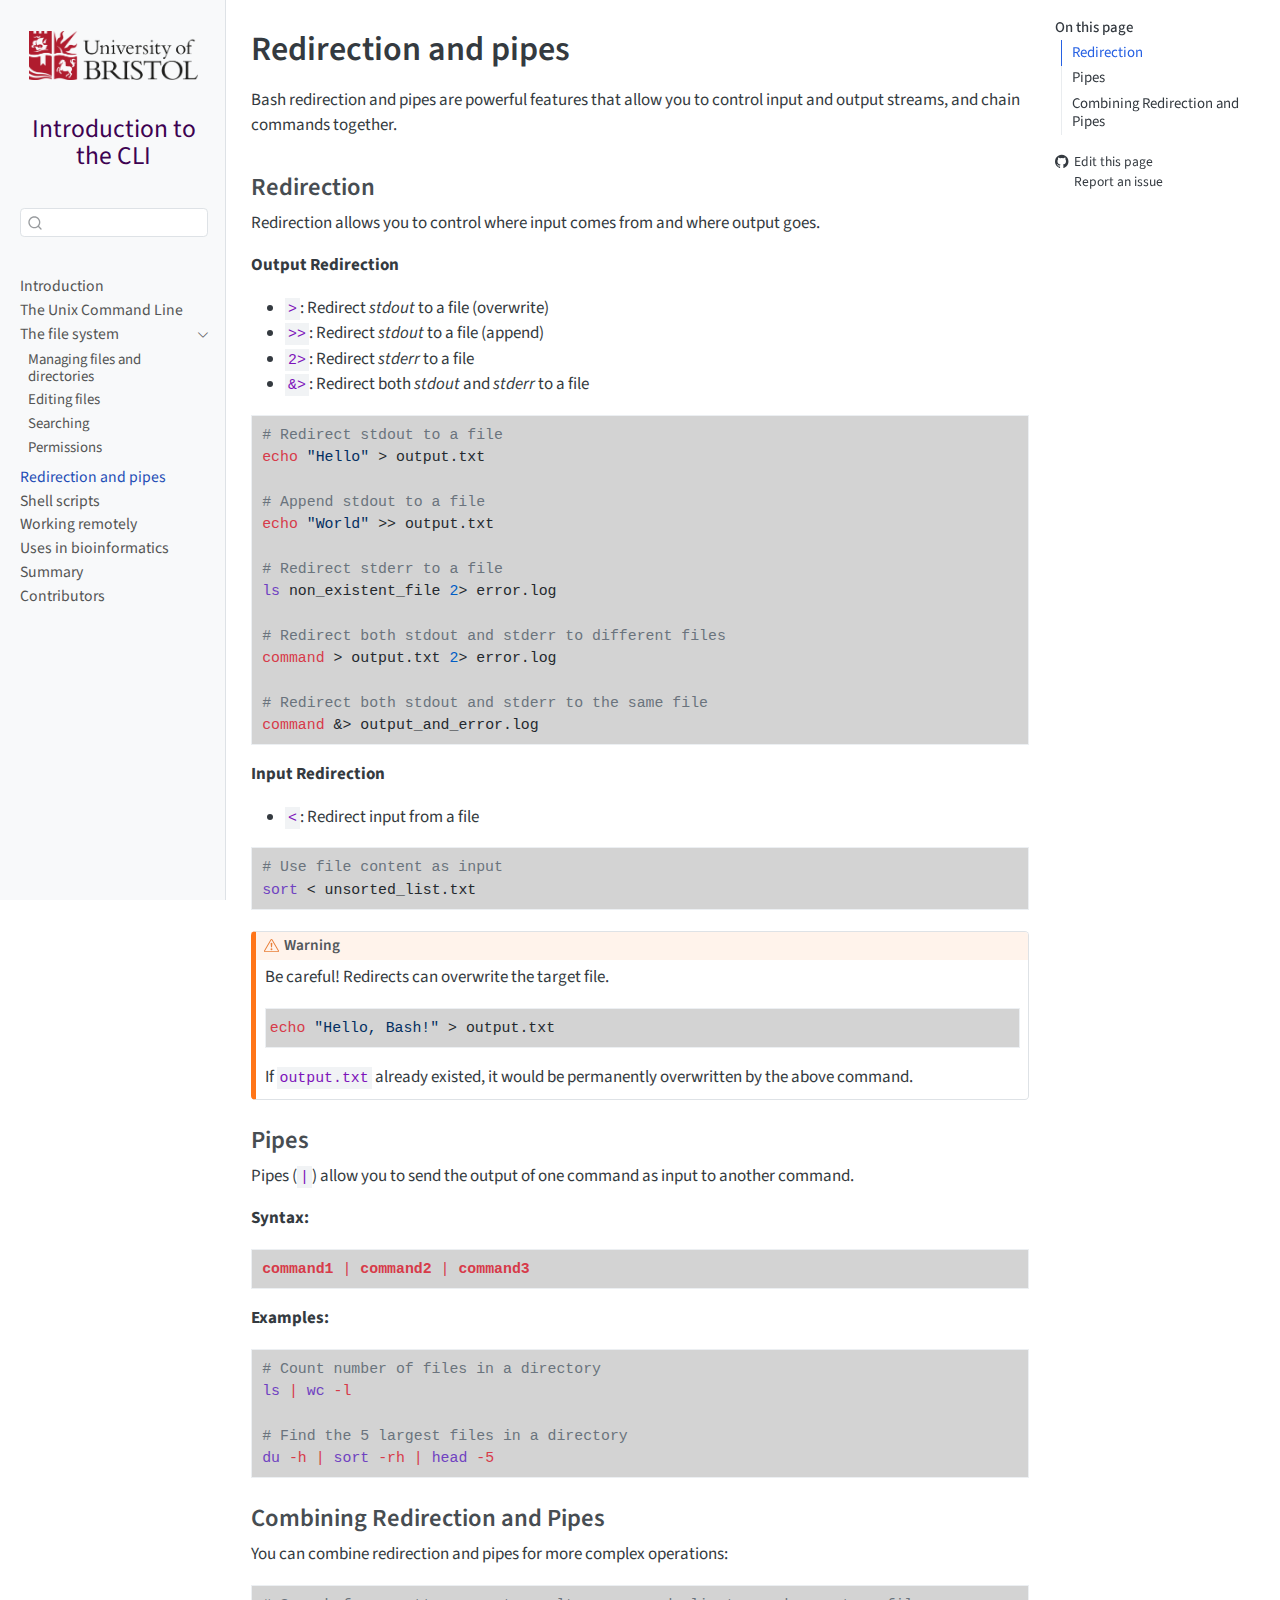
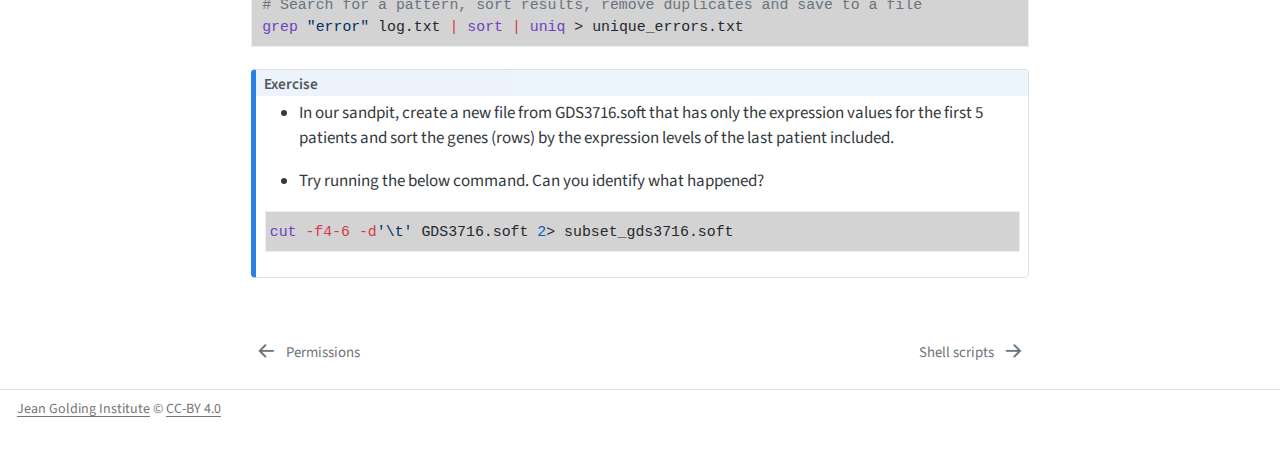
<file: pages/030-redirection-pipes.html>
<!DOCTYPE html>
<html xmlns="http://www.w3.org/1999/xhtml" lang="en" xml:lang="en"><head>

<meta charset="utf-8">
<meta name="generator" content="quarto-1.8.24">

<meta name="viewport" content="width=device-width, initial-scale=1.0, user-scalable=yes">


<title>Redirection and pipes – Introduction to the Command Line Interface</title>
<style>
code{white-space: pre-wrap;}
span.smallcaps{font-variant: small-caps;}
div.columns{display: flex; gap: min(4vw, 1.5em);}
div.column{flex: auto; overflow-x: auto;}
div.hanging-indent{margin-left: 1.5em; text-indent: -1.5em;}
ul.task-list{list-style: none;}
ul.task-list li input[type="checkbox"] {
  width: 0.8em;
  margin: 0 0.8em 0.2em -1em; /* quarto-specific, see https://github.com/quarto-dev/quarto-cli/issues/4556 */ 
  vertical-align: middle;
}
/* CSS for syntax highlighting */
html { -webkit-text-size-adjust: 100%; }
pre > code.sourceCode { white-space: pre; position: relative; }
pre > code.sourceCode > span { display: inline-block; line-height: 1.25; }
pre > code.sourceCode > span:empty { height: 1.2em; }
.sourceCode { overflow: visible; }
code.sourceCode > span { color: inherit; text-decoration: inherit; }
div.sourceCode { margin: 1em 0; }
pre.sourceCode { margin: 0; }
@media screen {
div.sourceCode { overflow: auto; }
}
@media print {
pre > code.sourceCode { white-space: pre-wrap; }
pre > code.sourceCode > span { text-indent: -5em; padding-left: 5em; }
}
pre.numberSource code
  { counter-reset: source-line 0; }
pre.numberSource code > span
  { position: relative; left: -4em; counter-increment: source-line; }
pre.numberSource code > span > a:first-child::before
  { content: counter(source-line);
    position: relative; left: -1em; text-align: right; vertical-align: baseline;
    border: none; display: inline-block;
    -webkit-touch-callout: none; -webkit-user-select: none;
    -khtml-user-select: none; -moz-user-select: none;
    -ms-user-select: none; user-select: none;
    padding: 0 4px; width: 4em;
  }
pre.numberSource { margin-left: 3em;  padding-left: 4px; }
div.sourceCode
  {   }
@media screen {
pre > code.sourceCode > span > a:first-child::before { text-decoration: underline; }
}
</style>


<script src="../site_libs/quarto-nav/quarto-nav.js"></script>
<script src="../site_libs/quarto-nav/headroom.min.js"></script>
<script src="../site_libs/clipboard/clipboard.min.js"></script>
<script src="../site_libs/quarto-search/autocomplete.umd.js"></script>
<script src="../site_libs/quarto-search/fuse.min.js"></script>
<script src="../site_libs/quarto-search/quarto-search.js"></script>
<meta name="quarto:offset" content="../">
<link href="../pages/040-scripting.html" rel="next">
<link href="../pages/024-permissions.html" rel="prev">
<script src="../site_libs/quarto-html/quarto.js" type="module"></script>
<script src="../site_libs/quarto-html/tabsets/tabsets.js" type="module"></script>
<script src="../site_libs/quarto-html/axe/axe-check.js" type="module"></script>
<script src="../site_libs/quarto-html/popper.min.js"></script>
<script src="../site_libs/quarto-html/tippy.umd.min.js"></script>
<script src="../site_libs/quarto-html/anchor.min.js"></script>
<link href="../site_libs/quarto-html/tippy.css" rel="stylesheet">
<link href="../site_libs/quarto-html/quarto-syntax-highlighting-a6e161b2431e1f94a14e0f5d32135a3c.css" rel="stylesheet" id="quarto-text-highlighting-styles">
<script src="../site_libs/bootstrap/bootstrap.min.js"></script>
<link href="../site_libs/bootstrap/bootstrap-icons.css" rel="stylesheet">
<link href="../site_libs/bootstrap/bootstrap-097cfa0267562f9aba865570d4e9112e.min.css" rel="stylesheet" append-hash="true" id="quarto-bootstrap" data-mode="light">
<script id="quarto-search-options" type="application/json">{
  "location": "sidebar",
  "copy-button": false,
  "collapse-after": 3,
  "panel-placement": "start",
  "type": "textbox",
  "limit": 50,
  "keyboard-shortcut": [
    "f",
    "/",
    "s"
  ],
  "show-item-context": false,
  "language": {
    "search-no-results-text": "No results",
    "search-matching-documents-text": "matching documents",
    "search-copy-link-title": "Copy link to search",
    "search-hide-matches-text": "Hide additional matches",
    "search-more-match-text": "more match in this document",
    "search-more-matches-text": "more matches in this document",
    "search-clear-button-title": "Clear",
    "search-text-placeholder": "",
    "search-detached-cancel-button-title": "Cancel",
    "search-submit-button-title": "Submit",
    "search-label": "Search"
  }
}</script>


</head>

<body class="nav-sidebar docked quarto-light">

<div id="quarto-search-results"></div>
  <header id="quarto-header" class="headroom fixed-top">
  <nav class="quarto-secondary-nav">
    <div class="container-fluid d-flex">
      <button type="button" class="quarto-btn-toggle btn" data-bs-toggle="collapse" role="button" data-bs-target=".quarto-sidebar-collapse-item" aria-controls="quarto-sidebar" aria-expanded="false" aria-label="Toggle sidebar navigation" onclick="if (window.quartoToggleHeadroom) { window.quartoToggleHeadroom(); }">
        <i class="bi bi-layout-text-sidebar-reverse"></i>
      </button>
        <nav class="quarto-page-breadcrumbs" aria-label="breadcrumb"><ol class="breadcrumb"><li class="breadcrumb-item"><a href="../pages/030-redirection-pipes.html">Redirection and pipes</a></li></ol></nav>
        <a class="flex-grow-1" role="navigation" data-bs-toggle="collapse" data-bs-target=".quarto-sidebar-collapse-item" aria-controls="quarto-sidebar" aria-expanded="false" aria-label="Toggle sidebar navigation" onclick="if (window.quartoToggleHeadroom) { window.quartoToggleHeadroom(); }">      
        </a>
      <button type="button" class="btn quarto-search-button" aria-label="Search" onclick="window.quartoOpenSearch();">
        <i class="bi bi-search"></i>
      </button>
    </div>
  </nav>
</header>
<!-- content -->
<div id="quarto-content" class="quarto-container page-columns page-rows-contents page-layout-article">
<!-- sidebar -->
  <nav id="quarto-sidebar" class="sidebar collapse collapse-horizontal quarto-sidebar-collapse-item sidebar-navigation docked overflow-auto">
    <div class="pt-lg-2 mt-2 text-center sidebar-header sidebar-header-stacked">
      <a href="../index.html" class="sidebar-logo-link">
      <img src="../assets/UoB_RGB_24.png" alt="University of Bristol logo" class="sidebar-logo light-content py-0 d-lg-inline d-none">
      <img src="../assets/UoB_RGB_24.png" alt="University of Bristol logo" class="sidebar-logo dark-content py-0 d-lg-inline d-none">
      </a>
    <div class="sidebar-title mb-0 py-0">
      <a href="../">Introduction to the CLI</a> 
    </div>
      </div>
        <div class="mt-2 flex-shrink-0 align-items-center">
        <div class="sidebar-search">
        <div id="quarto-search" class="" title="Search"></div>
        </div>
        </div>
    <div class="sidebar-menu-container"> 
    <ul class="list-unstyled mt-1">
        <li class="sidebar-item">
  <div class="sidebar-item-container"> 
  <a href="../index.html" class="sidebar-item-text sidebar-link">
 <span class="menu-text">Introduction</span></a>
  </div>
</li>
        <li class="sidebar-item">
  <div class="sidebar-item-container"> 
  <a href="../pages/010-cli.html" class="sidebar-item-text sidebar-link">
 <span class="menu-text">The Unix Command Line</span></a>
  </div>
</li>
        <li class="sidebar-item sidebar-item-section">
      <div class="sidebar-item-container"> 
            <a href="../pages/020-file-system.html" class="sidebar-item-text sidebar-link">
 <span class="menu-text">The file system</span></a>
          <a class="sidebar-item-toggle text-start" data-bs-toggle="collapse" data-bs-target="#quarto-sidebar-section-1" role="navigation" aria-expanded="true" aria-label="Toggle section">
            <i class="bi bi-chevron-right ms-2"></i>
          </a> 
      </div>
      <ul id="quarto-sidebar-section-1" class="collapse list-unstyled sidebar-section depth1 show">  
          <li class="sidebar-item">
  <div class="sidebar-item-container"> 
  <a href="../pages/021-files-directories.html" class="sidebar-item-text sidebar-link">
 <span class="menu-text">Managing files and directories</span></a>
  </div>
</li>
          <li class="sidebar-item">
  <div class="sidebar-item-container"> 
  <a href="../pages/022-editing-files.html" class="sidebar-item-text sidebar-link">
 <span class="menu-text">Editing files</span></a>
  </div>
</li>
          <li class="sidebar-item">
  <div class="sidebar-item-container"> 
  <a href="../pages/023-search.html" class="sidebar-item-text sidebar-link">
 <span class="menu-text">Searching</span></a>
  </div>
</li>
          <li class="sidebar-item">
  <div class="sidebar-item-container"> 
  <a href="../pages/024-permissions.html" class="sidebar-item-text sidebar-link">
 <span class="menu-text">Permissions</span></a>
  </div>
</li>
      </ul>
  </li>
        <li class="sidebar-item">
  <div class="sidebar-item-container"> 
  <a href="../pages/030-redirection-pipes.html" class="sidebar-item-text sidebar-link active">
 <span class="menu-text">Redirection and pipes</span></a>
  </div>
</li>
        <li class="sidebar-item">
  <div class="sidebar-item-container"> 
  <a href="../pages/040-scripting.html" class="sidebar-item-text sidebar-link">
 <span class="menu-text">Shell scripts</span></a>
  </div>
</li>
        <li class="sidebar-item">
  <div class="sidebar-item-container"> 
  <a href="../pages/050-remote.html" class="sidebar-item-text sidebar-link">
 <span class="menu-text">Working remotely</span></a>
  </div>
</li>
        <li class="sidebar-item">
  <div class="sidebar-item-container"> 
  <a href="../pages/070-bioinformatics.html" class="sidebar-item-text sidebar-link">
 <span class="menu-text">Uses in bioinformatics</span></a>
  </div>
</li>
        <li class="sidebar-item">
  <div class="sidebar-item-container"> 
  <a href="../pages/980-summary.html" class="sidebar-item-text sidebar-link">
 <span class="menu-text">Summary</span></a>
  </div>
</li>
        <li class="sidebar-item">
  <div class="sidebar-item-container"> 
  <a href="../pages/990-contributors.html" class="sidebar-item-text sidebar-link">
 <span class="menu-text">Contributors</span></a>
  </div>
</li>
    </ul>
    </div>
</nav>
<div id="quarto-sidebar-glass" class="quarto-sidebar-collapse-item" data-bs-toggle="collapse" data-bs-target=".quarto-sidebar-collapse-item"></div>
<!-- margin-sidebar -->
    <div id="quarto-margin-sidebar" class="sidebar margin-sidebar">
        <nav id="TOC" role="doc-toc" class="toc-active">
    <h2 id="toc-title">On this page</h2>
   
  <ul>
  <li><a href="#redirection" id="toc-redirection" class="nav-link active" data-scroll-target="#redirection">Redirection</a></li>
  <li><a href="#pipes" id="toc-pipes" class="nav-link" data-scroll-target="#pipes">Pipes</a></li>
  <li><a href="#combining-redirection-and-pipes" id="toc-combining-redirection-and-pipes" class="nav-link" data-scroll-target="#combining-redirection-and-pipes">Combining Redirection and Pipes</a></li>
  </ul>
<div class="toc-actions"><ul><li><a href="https://github.com/uob-training/introduction-to-cli/edit/main/pages/030-redirection-pipes.qmd" class="toc-action"><i class="bi bi-github"></i>Edit this page</a></li><li><a href="https://github.com/uob-training/introduction-to-cli/issues/new" class="toc-action"><i class="bi empty"></i>Report an issue</a></li></ul></div></nav>
    </div>
<!-- main -->
<main class="content" id="quarto-document-content">

<header id="title-block-header" class="quarto-title-block default">
<div class="quarto-title">
<h1 class="title">Redirection and pipes</h1>
</div>



<div class="quarto-title-meta">

    
  
    
  </div>
  


</header>


<p>Bash redirection and pipes are powerful features that allow you to control input and output streams, and chain commands together.</p>
<section id="redirection" class="level3">
<h3 class="anchored" data-anchor-id="redirection">Redirection</h3>
<p>Redirection allows you to control where input comes from and where output goes.</p>
<p><strong>Output Redirection</strong></p>
<ul>
<li><code>&gt;</code>: Redirect <em>stdout</em> to a file (overwrite)</li>
<li><code>&gt;&gt;</code>: Redirect <em>stdout</em> to a file (append)</li>
<li><code>2&gt;</code>: Redirect <em>stderr</em> to a file</li>
<li><code>&amp;&gt;</code>: Redirect both <em>stdout</em> and <em>stderr</em> to a file</li>
</ul>
<div class="code-copy-outer-scaffold"><div class="sourceCode" id="cb1"><pre class="sourceCode bash code-with-copy"><code class="sourceCode bash"><span id="cb1-1"><a href="#cb1-1" aria-hidden="true" tabindex="-1"></a><span class="co"># Redirect stdout to a file</span></span>
<span id="cb1-2"><a href="#cb1-2" aria-hidden="true" tabindex="-1"></a><span class="bu">echo</span> <span class="st">"Hello"</span> <span class="op">&gt;</span> output.txt</span>
<span id="cb1-3"><a href="#cb1-3" aria-hidden="true" tabindex="-1"></a></span>
<span id="cb1-4"><a href="#cb1-4" aria-hidden="true" tabindex="-1"></a><span class="co"># Append stdout to a file</span></span>
<span id="cb1-5"><a href="#cb1-5" aria-hidden="true" tabindex="-1"></a><span class="bu">echo</span> <span class="st">"World"</span> <span class="op">&gt;&gt;</span> output.txt</span>
<span id="cb1-6"><a href="#cb1-6" aria-hidden="true" tabindex="-1"></a></span>
<span id="cb1-7"><a href="#cb1-7" aria-hidden="true" tabindex="-1"></a><span class="co"># Redirect stderr to a file</span></span>
<span id="cb1-8"><a href="#cb1-8" aria-hidden="true" tabindex="-1"></a><span class="fu">ls</span> non_existent_file <span class="dv">2</span><span class="op">&gt;</span> error.log</span>
<span id="cb1-9"><a href="#cb1-9" aria-hidden="true" tabindex="-1"></a></span>
<span id="cb1-10"><a href="#cb1-10" aria-hidden="true" tabindex="-1"></a><span class="co"># Redirect both stdout and stderr to different files</span></span>
<span id="cb1-11"><a href="#cb1-11" aria-hidden="true" tabindex="-1"></a><span class="bu">command</span> <span class="op">&gt;</span> output.txt <span class="dv">2</span><span class="op">&gt;</span> error.log</span>
<span id="cb1-12"><a href="#cb1-12" aria-hidden="true" tabindex="-1"></a></span>
<span id="cb1-13"><a href="#cb1-13" aria-hidden="true" tabindex="-1"></a><span class="co"># Redirect both stdout and stderr to the same file</span></span>
<span id="cb1-14"><a href="#cb1-14" aria-hidden="true" tabindex="-1"></a><span class="bu">command</span> <span class="op">&amp;&gt;</span> output_and_error.log</span></code></pre></div><button title="Copy to Clipboard" class="code-copy-button"><i class="bi"></i></button></div>
<p><strong>Input Redirection</strong></p>
<ul>
<li><code>&lt;</code>: Redirect input from a file</li>
</ul>
<div class="code-copy-outer-scaffold"><div class="sourceCode" id="cb2"><pre class="sourceCode bash code-with-copy"><code class="sourceCode bash"><span id="cb2-1"><a href="#cb2-1" aria-hidden="true" tabindex="-1"></a><span class="co"># Use file content as input</span></span>
<span id="cb2-2"><a href="#cb2-2" aria-hidden="true" tabindex="-1"></a><span class="fu">sort</span> <span class="op">&lt;</span> unsorted_list.txt</span></code></pre></div><button title="Copy to Clipboard" class="code-copy-button"><i class="bi"></i></button></div>
<div id="warning" class="callout callout-style-default callout-warning callout-titled" title="Warning">
<div class="callout-header d-flex align-content-center">
<div class="callout-icon-container">
<i class="callout-icon"></i>
</div>
<div class="callout-title-container flex-fill">
<span class="screen-reader-only">Warning</span>Warning
</div>
</div>
<div class="callout-body-container callout-body">
<p>Be careful! Redirects can overwrite the target file.</p>
<div class="code-copy-outer-scaffold"><div class="sourceCode" id="cb3"><pre class="sourceCode bash code-with-copy"><code class="sourceCode bash"><span id="cb3-1"><a href="#cb3-1" aria-hidden="true" tabindex="-1"></a><span class="bu">echo</span> <span class="st">"Hello, Bash!"</span> <span class="op">&gt;</span> output.txt</span></code></pre></div><button title="Copy to Clipboard" class="code-copy-button"><i class="bi"></i></button></div>
<p>If <code>output.txt</code> already existed, it would be permanently overwritten by the above command.</p>
</div>
</div>
</section>
<section id="pipes" class="level3">
<h3 class="anchored" data-anchor-id="pipes">Pipes</h3>
<p>Pipes (<code>|</code>) allow you to send the output of one command as input to another command.</p>
<p><strong>Syntax:</strong></p>
<div class="code-copy-outer-scaffold"><div class="sourceCode" id="cb4"><pre class="sourceCode bash code-with-copy"><code class="sourceCode bash"><span id="cb4-1"><a href="#cb4-1" aria-hidden="true" tabindex="-1"></a><span class="ex">command1</span> <span class="kw">|</span> <span class="ex">command2</span> <span class="kw">|</span> <span class="ex">command3</span></span></code></pre></div><button title="Copy to Clipboard" class="code-copy-button"><i class="bi"></i></button></div>
<p><strong>Examples:</strong></p>
<div class="code-copy-outer-scaffold"><div class="sourceCode" id="cb5"><pre class="sourceCode bash code-with-copy"><code class="sourceCode bash"><span id="cb5-1"><a href="#cb5-1" aria-hidden="true" tabindex="-1"></a><span class="co"># Count number of files in a directory</span></span>
<span id="cb5-2"><a href="#cb5-2" aria-hidden="true" tabindex="-1"></a><span class="fu">ls</span> <span class="kw">|</span> <span class="fu">wc</span> <span class="at">-l</span></span>
<span id="cb5-3"><a href="#cb5-3" aria-hidden="true" tabindex="-1"></a></span>
<span id="cb5-4"><a href="#cb5-4" aria-hidden="true" tabindex="-1"></a><span class="co"># Find the 5 largest files in a directory</span></span>
<span id="cb5-5"><a href="#cb5-5" aria-hidden="true" tabindex="-1"></a><span class="fu">du</span> <span class="at">-h</span> <span class="kw">|</span> <span class="fu">sort</span> <span class="at">-rh</span> <span class="kw">|</span> <span class="fu">head</span> <span class="at">-5</span></span></code></pre></div><button title="Copy to Clipboard" class="code-copy-button"><i class="bi"></i></button></div>
</section>
<section id="combining-redirection-and-pipes" class="level3">
<h3 class="anchored" data-anchor-id="combining-redirection-and-pipes">Combining Redirection and Pipes</h3>
<p>You can combine redirection and pipes for more complex operations:</p>
<div class="code-copy-outer-scaffold"><div class="sourceCode" id="cb6"><pre class="sourceCode bash code-with-copy"><code class="sourceCode bash"><span id="cb6-1"><a href="#cb6-1" aria-hidden="true" tabindex="-1"></a><span class="co"># Search for a pattern, sort results, remove duplicates and save to a file</span></span>
<span id="cb6-2"><a href="#cb6-2" aria-hidden="true" tabindex="-1"></a><span class="fu">grep</span> <span class="st">"error"</span> log.txt <span class="kw">|</span> <span class="fu">sort</span> <span class="kw">|</span> <span class="fu">uniq</span> <span class="op">&gt;</span> unique_errors.txt</span></code></pre></div><button title="Copy to Clipboard" class="code-copy-button"><i class="bi"></i></button></div>
<div id="exampleN" class="callout callout-style-default callout-note no-icon callout-titled" title="Exercise">
<div class="callout-header d-flex align-content-center">
<div class="callout-icon-container">
<i class="callout-icon no-icon"></i>
</div>
<div class="callout-title-container flex-fill">
<span class="screen-reader-only">Note</span>Exercise
</div>
</div>
<div class="callout-body-container callout-body">
<ul>
<li><p>In our sandpit, create a new file from GDS3716.soft that has only the expression values for the first 5 patients and sort the genes (rows) by the expression levels of the last patient included.</p></li>
<li><p>Try running the below command. Can you identify what happened?</p></li>
</ul>
<div class="code-copy-outer-scaffold"><div class="sourceCode" id="cb7"><pre class="sourceCode bash code-with-copy"><code class="sourceCode bash"><span id="cb7-1"><a href="#cb7-1" aria-hidden="true" tabindex="-1"></a><span class="fu">cut</span> <span class="at">-f4-6</span> <span class="at">-d</span><span class="st">'\t'</span> GDS3716.soft <span class="dv">2</span><span class="op">&gt;</span> subset_gds3716.soft</span></code></pre></div><button title="Copy to Clipboard" class="code-copy-button"><i class="bi"></i></button></div>
</div>
</div>


</section>

</main> <!-- /main -->
<script id="quarto-html-after-body" type="application/javascript">
  window.document.addEventListener("DOMContentLoaded", function (event) {
    const icon = "";
    const anchorJS = new window.AnchorJS();
    anchorJS.options = {
      placement: 'right',
      icon: icon
    };
    anchorJS.add('.anchored');
    const isCodeAnnotation = (el) => {
      for (const clz of el.classList) {
        if (clz.startsWith('code-annotation-')) {                     
          return true;
        }
      }
      return false;
    }
    const onCopySuccess = function(e) {
      // button target
      const button = e.trigger;
      // don't keep focus
      button.blur();
      // flash "checked"
      button.classList.add('code-copy-button-checked');
      var currentTitle = button.getAttribute("title");
      button.setAttribute("title", "Copied!");
      let tooltip;
      if (window.bootstrap) {
        button.setAttribute("data-bs-toggle", "tooltip");
        button.setAttribute("data-bs-placement", "left");
        button.setAttribute("data-bs-title", "Copied!");
        tooltip = new bootstrap.Tooltip(button, 
          { trigger: "manual", 
            customClass: "code-copy-button-tooltip",
            offset: [0, -8]});
        tooltip.show();    
      }
      setTimeout(function() {
        if (tooltip) {
          tooltip.hide();
          button.removeAttribute("data-bs-title");
          button.removeAttribute("data-bs-toggle");
          button.removeAttribute("data-bs-placement");
        }
        button.setAttribute("title", currentTitle);
        button.classList.remove('code-copy-button-checked');
      }, 1000);
      // clear code selection
      e.clearSelection();
    }
    const getTextToCopy = function(trigger) {
      const outerScaffold = trigger.parentElement.cloneNode(true);
      const codeEl = outerScaffold.querySelector('code');
      for (const childEl of codeEl.children) {
        if (isCodeAnnotation(childEl)) {
          childEl.remove();
        }
      }
      return codeEl.innerText;
    }
    const clipboard = new window.ClipboardJS('.code-copy-button:not([data-in-quarto-modal])', {
      text: getTextToCopy
    });
    clipboard.on('success', onCopySuccess);
    if (window.document.getElementById('quarto-embedded-source-code-modal')) {
      const clipboardModal = new window.ClipboardJS('.code-copy-button[data-in-quarto-modal]', {
        text: getTextToCopy,
        container: window.document.getElementById('quarto-embedded-source-code-modal')
      });
      clipboardModal.on('success', onCopySuccess);
    }
      var localhostRegex = new RegExp(/^(?:http|https):\/\/localhost\:?[0-9]*\//);
      var mailtoRegex = new RegExp(/^mailto:/);
        var filterRegex = new RegExp('/' + window.location.host + '/');
      var isInternal = (href) => {
          return filterRegex.test(href) || localhostRegex.test(href) || mailtoRegex.test(href);
      }
      // Inspect non-navigation links and adorn them if external
     var links = window.document.querySelectorAll('a[href]:not(.nav-link):not(.navbar-brand):not(.toc-action):not(.sidebar-link):not(.sidebar-item-toggle):not(.pagination-link):not(.no-external):not([aria-hidden]):not(.dropdown-item):not(.quarto-navigation-tool):not(.about-link)');
      for (var i=0; i<links.length; i++) {
        const link = links[i];
        if (!isInternal(link.href)) {
          // undo the damage that might have been done by quarto-nav.js in the case of
          // links that we want to consider external
          if (link.dataset.originalHref !== undefined) {
            link.href = link.dataset.originalHref;
          }
        }
      }
    function tippyHover(el, contentFn, onTriggerFn, onUntriggerFn) {
      const config = {
        allowHTML: true,
        maxWidth: 500,
        delay: 100,
        arrow: false,
        appendTo: function(el) {
            return el.parentElement;
        },
        interactive: true,
        interactiveBorder: 10,
        theme: 'quarto',
        placement: 'bottom-start',
      };
      if (contentFn) {
        config.content = contentFn;
      }
      if (onTriggerFn) {
        config.onTrigger = onTriggerFn;
      }
      if (onUntriggerFn) {
        config.onUntrigger = onUntriggerFn;
      }
      window.tippy(el, config); 
    }
    const noterefs = window.document.querySelectorAll('a[role="doc-noteref"]');
    for (var i=0; i<noterefs.length; i++) {
      const ref = noterefs[i];
      tippyHover(ref, function() {
        // use id or data attribute instead here
        let href = ref.getAttribute('data-footnote-href') || ref.getAttribute('href');
        try { href = new URL(href).hash; } catch {}
        const id = href.replace(/^#\/?/, "");
        const note = window.document.getElementById(id);
        if (note) {
          return note.innerHTML;
        } else {
          return "";
        }
      });
    }
    const xrefs = window.document.querySelectorAll('a.quarto-xref');
    const processXRef = (id, note) => {
      // Strip column container classes
      const stripColumnClz = (el) => {
        el.classList.remove("page-full", "page-columns");
        if (el.children) {
          for (const child of el.children) {
            stripColumnClz(child);
          }
        }
      }
      stripColumnClz(note)
      if (id === null || id.startsWith('sec-')) {
        // Special case sections, only their first couple elements
        const container = document.createElement("div");
        if (note.children && note.children.length > 2) {
          container.appendChild(note.children[0].cloneNode(true));
          for (let i = 1; i < note.children.length; i++) {
            const child = note.children[i];
            if (child.tagName === "P" && child.innerText === "") {
              continue;
            } else {
              container.appendChild(child.cloneNode(true));
              break;
            }
          }
          if (window.Quarto?.typesetMath) {
            window.Quarto.typesetMath(container);
          }
          return container.innerHTML
        } else {
          if (window.Quarto?.typesetMath) {
            window.Quarto.typesetMath(note);
          }
          return note.innerHTML;
        }
      } else {
        // Remove any anchor links if they are present
        const anchorLink = note.querySelector('a.anchorjs-link');
        if (anchorLink) {
          anchorLink.remove();
        }
        if (window.Quarto?.typesetMath) {
          window.Quarto.typesetMath(note);
        }
        if (note.classList.contains("callout")) {
          return note.outerHTML;
        } else {
          return note.innerHTML;
        }
      }
    }
    for (var i=0; i<xrefs.length; i++) {
      const xref = xrefs[i];
      tippyHover(xref, undefined, function(instance) {
        instance.disable();
        let url = xref.getAttribute('href');
        let hash = undefined; 
        if (url.startsWith('#')) {
          hash = url;
        } else {
          try { hash = new URL(url).hash; } catch {}
        }
        if (hash) {
          const id = hash.replace(/^#\/?/, "");
          const note = window.document.getElementById(id);
          if (note !== null) {
            try {
              const html = processXRef(id, note.cloneNode(true));
              instance.setContent(html);
            } finally {
              instance.enable();
              instance.show();
            }
          } else {
            // See if we can fetch this
            fetch(url.split('#')[0])
            .then(res => res.text())
            .then(html => {
              const parser = new DOMParser();
              const htmlDoc = parser.parseFromString(html, "text/html");
              const note = htmlDoc.getElementById(id);
              if (note !== null) {
                const html = processXRef(id, note);
                instance.setContent(html);
              } 
            }).finally(() => {
              instance.enable();
              instance.show();
            });
          }
        } else {
          // See if we can fetch a full url (with no hash to target)
          // This is a special case and we should probably do some content thinning / targeting
          fetch(url)
          .then(res => res.text())
          .then(html => {
            const parser = new DOMParser();
            const htmlDoc = parser.parseFromString(html, "text/html");
            const note = htmlDoc.querySelector('main.content');
            if (note !== null) {
              // This should only happen for chapter cross references
              // (since there is no id in the URL)
              // remove the first header
              if (note.children.length > 0 && note.children[0].tagName === "HEADER") {
                note.children[0].remove();
              }
              const html = processXRef(null, note);
              instance.setContent(html);
            } 
          }).finally(() => {
            instance.enable();
            instance.show();
          });
        }
      }, function(instance) {
      });
    }
        let selectedAnnoteEl;
        const selectorForAnnotation = ( cell, annotation) => {
          let cellAttr = 'data-code-cell="' + cell + '"';
          let lineAttr = 'data-code-annotation="' +  annotation + '"';
          const selector = 'span[' + cellAttr + '][' + lineAttr + ']';
          return selector;
        }
        const selectCodeLines = (annoteEl) => {
          const doc = window.document;
          const targetCell = annoteEl.getAttribute("data-target-cell");
          const targetAnnotation = annoteEl.getAttribute("data-target-annotation");
          const annoteSpan = window.document.querySelector(selectorForAnnotation(targetCell, targetAnnotation));
          const lines = annoteSpan.getAttribute("data-code-lines").split(",");
          const lineIds = lines.map((line) => {
            return targetCell + "-" + line;
          })
          let top = null;
          let height = null;
          let parent = null;
          if (lineIds.length > 0) {
              //compute the position of the single el (top and bottom and make a div)
              const el = window.document.getElementById(lineIds[0]);
              top = el.offsetTop;
              height = el.offsetHeight;
              parent = el.parentElement.parentElement;
            if (lineIds.length > 1) {
              const lastEl = window.document.getElementById(lineIds[lineIds.length - 1]);
              const bottom = lastEl.offsetTop + lastEl.offsetHeight;
              height = bottom - top;
            }
            if (top !== null && height !== null && parent !== null) {
              // cook up a div (if necessary) and position it 
              let div = window.document.getElementById("code-annotation-line-highlight");
              if (div === null) {
                div = window.document.createElement("div");
                div.setAttribute("id", "code-annotation-line-highlight");
                div.style.position = 'absolute';
                parent.appendChild(div);
              }
              div.style.top = top - 2 + "px";
              div.style.height = height + 4 + "px";
              div.style.left = 0;
              let gutterDiv = window.document.getElementById("code-annotation-line-highlight-gutter");
              if (gutterDiv === null) {
                gutterDiv = window.document.createElement("div");
                gutterDiv.setAttribute("id", "code-annotation-line-highlight-gutter");
                gutterDiv.style.position = 'absolute';
                const codeCell = window.document.getElementById(targetCell);
                const gutter = codeCell.querySelector('.code-annotation-gutter');
                gutter.appendChild(gutterDiv);
              }
              gutterDiv.style.top = top - 2 + "px";
              gutterDiv.style.height = height + 4 + "px";
            }
            selectedAnnoteEl = annoteEl;
          }
        };
        const unselectCodeLines = () => {
          const elementsIds = ["code-annotation-line-highlight", "code-annotation-line-highlight-gutter"];
          elementsIds.forEach((elId) => {
            const div = window.document.getElementById(elId);
            if (div) {
              div.remove();
            }
          });
          selectedAnnoteEl = undefined;
        };
          // Handle positioning of the toggle
      window.addEventListener(
        "resize",
        throttle(() => {
          elRect = undefined;
          if (selectedAnnoteEl) {
            selectCodeLines(selectedAnnoteEl);
          }
        }, 10)
      );
      function throttle(fn, ms) {
      let throttle = false;
      let timer;
        return (...args) => {
          if(!throttle) { // first call gets through
              fn.apply(this, args);
              throttle = true;
          } else { // all the others get throttled
              if(timer) clearTimeout(timer); // cancel #2
              timer = setTimeout(() => {
                fn.apply(this, args);
                timer = throttle = false;
              }, ms);
          }
        };
      }
        // Attach click handler to the DT
        const annoteDls = window.document.querySelectorAll('dt[data-target-cell]');
        for (const annoteDlNode of annoteDls) {
          annoteDlNode.addEventListener('click', (event) => {
            const clickedEl = event.target;
            if (clickedEl !== selectedAnnoteEl) {
              unselectCodeLines();
              const activeEl = window.document.querySelector('dt[data-target-cell].code-annotation-active');
              if (activeEl) {
                activeEl.classList.remove('code-annotation-active');
              }
              selectCodeLines(clickedEl);
              clickedEl.classList.add('code-annotation-active');
            } else {
              // Unselect the line
              unselectCodeLines();
              clickedEl.classList.remove('code-annotation-active');
            }
          });
        }
    const findCites = (el) => {
      const parentEl = el.parentElement;
      if (parentEl) {
        const cites = parentEl.dataset.cites;
        if (cites) {
          return {
            el,
            cites: cites.split(' ')
          };
        } else {
          return findCites(el.parentElement)
        }
      } else {
        return undefined;
      }
    };
    var bibliorefs = window.document.querySelectorAll('a[role="doc-biblioref"]');
    for (var i=0; i<bibliorefs.length; i++) {
      const ref = bibliorefs[i];
      const citeInfo = findCites(ref);
      if (citeInfo) {
        tippyHover(citeInfo.el, function() {
          var popup = window.document.createElement('div');
          citeInfo.cites.forEach(function(cite) {
            var citeDiv = window.document.createElement('div');
            citeDiv.classList.add('hanging-indent');
            citeDiv.classList.add('csl-entry');
            var biblioDiv = window.document.getElementById('ref-' + cite);
            if (biblioDiv) {
              citeDiv.innerHTML = biblioDiv.innerHTML;
            }
            popup.appendChild(citeDiv);
          });
          return popup.innerHTML;
        });
      }
    }
  });
  </script>
<nav class="page-navigation">
  <div class="nav-page nav-page-previous">
      <a href="../pages/024-permissions.html" class="pagination-link" aria-label="Permissions">
        <i class="bi bi-arrow-left-short"></i> <span class="nav-page-text">Permissions</span>
      </a>          
  </div>
  <div class="nav-page nav-page-next">
      <a href="../pages/040-scripting.html" class="pagination-link" aria-label="Shell scripts">
        <span class="nav-page-text">Shell scripts</span> <i class="bi bi-arrow-right-short"></i>
      </a>
  </div>
</nav>
</div> <!-- /content -->
<footer class="footer">
  <div class="nav-footer">
    <div class="nav-footer-left">
<p><a href="https://www.bristol.ac.uk/golding/">Jean Golding Institute</a> © <a href="http://creativecommons.org/licenses/by/4.0/">CC-BY 4.0</a></p>
</div>   
    <div class="nav-footer-center">
      &nbsp;
    <div class="toc-actions d-sm-block d-md-none"><ul><li><a href="https://github.com/uob-training/introduction-to-cli/edit/main/pages/030-redirection-pipes.qmd" class="toc-action"><i class="bi bi-github"></i>Edit this page</a></li><li><a href="https://github.com/uob-training/introduction-to-cli/issues/new" class="toc-action"><i class="bi empty"></i>Report an issue</a></li></ul></div></div>
    <div class="nav-footer-right">
      &nbsp;
    </div>
  </div>
</footer>




</body></html>
</file>
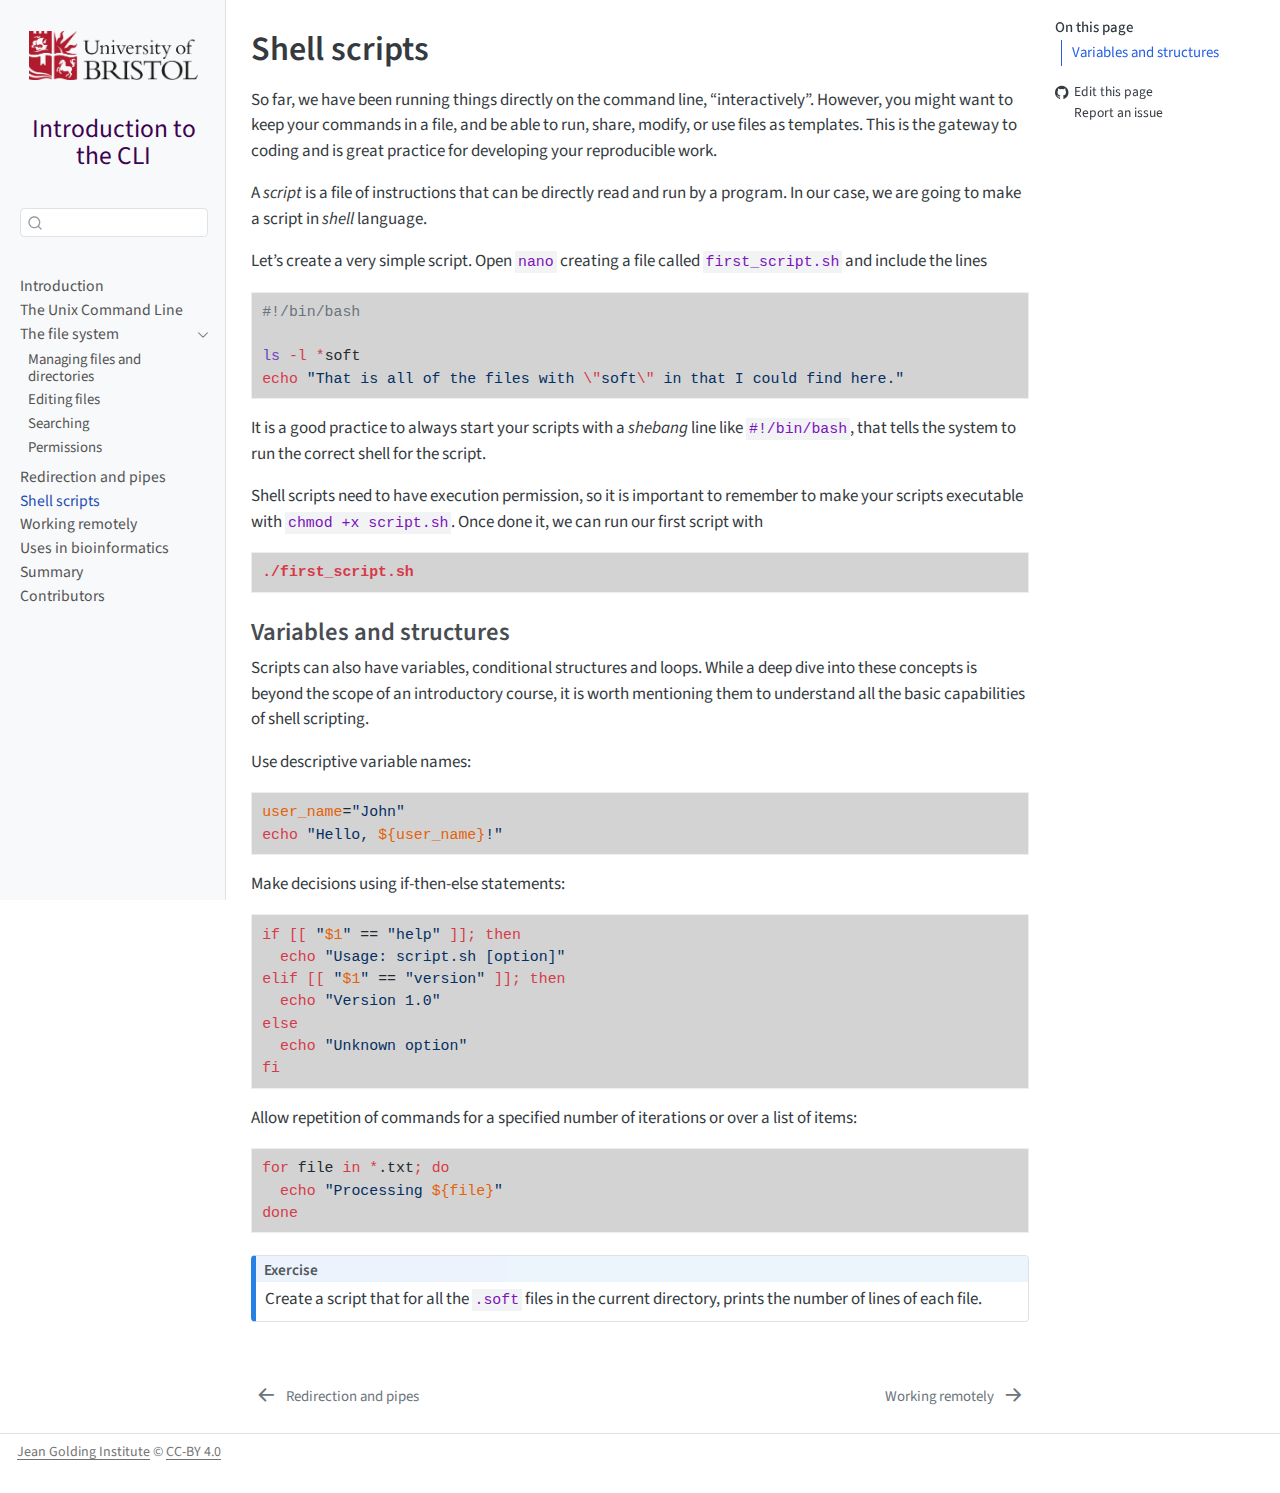
<file: pages/040-scripting.html>
<!DOCTYPE html>
<html xmlns="http://www.w3.org/1999/xhtml" lang="en" xml:lang="en"><head>

<meta charset="utf-8">
<meta name="generator" content="quarto-1.8.24">

<meta name="viewport" content="width=device-width, initial-scale=1.0, user-scalable=yes">


<title>Shell scripts – Introduction to the Command Line Interface</title>
<style>
code{white-space: pre-wrap;}
span.smallcaps{font-variant: small-caps;}
div.columns{display: flex; gap: min(4vw, 1.5em);}
div.column{flex: auto; overflow-x: auto;}
div.hanging-indent{margin-left: 1.5em; text-indent: -1.5em;}
ul.task-list{list-style: none;}
ul.task-list li input[type="checkbox"] {
  width: 0.8em;
  margin: 0 0.8em 0.2em -1em; /* quarto-specific, see https://github.com/quarto-dev/quarto-cli/issues/4556 */ 
  vertical-align: middle;
}
/* CSS for syntax highlighting */
html { -webkit-text-size-adjust: 100%; }
pre > code.sourceCode { white-space: pre; position: relative; }
pre > code.sourceCode > span { display: inline-block; line-height: 1.25; }
pre > code.sourceCode > span:empty { height: 1.2em; }
.sourceCode { overflow: visible; }
code.sourceCode > span { color: inherit; text-decoration: inherit; }
div.sourceCode { margin: 1em 0; }
pre.sourceCode { margin: 0; }
@media screen {
div.sourceCode { overflow: auto; }
}
@media print {
pre > code.sourceCode { white-space: pre-wrap; }
pre > code.sourceCode > span { text-indent: -5em; padding-left: 5em; }
}
pre.numberSource code
  { counter-reset: source-line 0; }
pre.numberSource code > span
  { position: relative; left: -4em; counter-increment: source-line; }
pre.numberSource code > span > a:first-child::before
  { content: counter(source-line);
    position: relative; left: -1em; text-align: right; vertical-align: baseline;
    border: none; display: inline-block;
    -webkit-touch-callout: none; -webkit-user-select: none;
    -khtml-user-select: none; -moz-user-select: none;
    -ms-user-select: none; user-select: none;
    padding: 0 4px; width: 4em;
  }
pre.numberSource { margin-left: 3em;  padding-left: 4px; }
div.sourceCode
  {   }
@media screen {
pre > code.sourceCode > span > a:first-child::before { text-decoration: underline; }
}
</style>


<script src="../site_libs/quarto-nav/quarto-nav.js"></script>
<script src="../site_libs/quarto-nav/headroom.min.js"></script>
<script src="../site_libs/clipboard/clipboard.min.js"></script>
<script src="../site_libs/quarto-search/autocomplete.umd.js"></script>
<script src="../site_libs/quarto-search/fuse.min.js"></script>
<script src="../site_libs/quarto-search/quarto-search.js"></script>
<meta name="quarto:offset" content="../">
<link href="../pages/050-remote.html" rel="next">
<link href="../pages/030-redirection-pipes.html" rel="prev">
<script src="../site_libs/quarto-html/quarto.js" type="module"></script>
<script src="../site_libs/quarto-html/tabsets/tabsets.js" type="module"></script>
<script src="../site_libs/quarto-html/axe/axe-check.js" type="module"></script>
<script src="../site_libs/quarto-html/popper.min.js"></script>
<script src="../site_libs/quarto-html/tippy.umd.min.js"></script>
<script src="../site_libs/quarto-html/anchor.min.js"></script>
<link href="../site_libs/quarto-html/tippy.css" rel="stylesheet">
<link href="../site_libs/quarto-html/quarto-syntax-highlighting-a6e161b2431e1f94a14e0f5d32135a3c.css" rel="stylesheet" id="quarto-text-highlighting-styles">
<script src="../site_libs/bootstrap/bootstrap.min.js"></script>
<link href="../site_libs/bootstrap/bootstrap-icons.css" rel="stylesheet">
<link href="../site_libs/bootstrap/bootstrap-097cfa0267562f9aba865570d4e9112e.min.css" rel="stylesheet" append-hash="true" id="quarto-bootstrap" data-mode="light">
<script id="quarto-search-options" type="application/json">{
  "location": "sidebar",
  "copy-button": false,
  "collapse-after": 3,
  "panel-placement": "start",
  "type": "textbox",
  "limit": 50,
  "keyboard-shortcut": [
    "f",
    "/",
    "s"
  ],
  "show-item-context": false,
  "language": {
    "search-no-results-text": "No results",
    "search-matching-documents-text": "matching documents",
    "search-copy-link-title": "Copy link to search",
    "search-hide-matches-text": "Hide additional matches",
    "search-more-match-text": "more match in this document",
    "search-more-matches-text": "more matches in this document",
    "search-clear-button-title": "Clear",
    "search-text-placeholder": "",
    "search-detached-cancel-button-title": "Cancel",
    "search-submit-button-title": "Submit",
    "search-label": "Search"
  }
}</script>


</head>

<body class="nav-sidebar docked quarto-light">

<div id="quarto-search-results"></div>
  <header id="quarto-header" class="headroom fixed-top">
  <nav class="quarto-secondary-nav">
    <div class="container-fluid d-flex">
      <button type="button" class="quarto-btn-toggle btn" data-bs-toggle="collapse" role="button" data-bs-target=".quarto-sidebar-collapse-item" aria-controls="quarto-sidebar" aria-expanded="false" aria-label="Toggle sidebar navigation" onclick="if (window.quartoToggleHeadroom) { window.quartoToggleHeadroom(); }">
        <i class="bi bi-layout-text-sidebar-reverse"></i>
      </button>
        <nav class="quarto-page-breadcrumbs" aria-label="breadcrumb"><ol class="breadcrumb"><li class="breadcrumb-item"><a href="../pages/040-scripting.html">Shell scripts</a></li></ol></nav>
        <a class="flex-grow-1" role="navigation" data-bs-toggle="collapse" data-bs-target=".quarto-sidebar-collapse-item" aria-controls="quarto-sidebar" aria-expanded="false" aria-label="Toggle sidebar navigation" onclick="if (window.quartoToggleHeadroom) { window.quartoToggleHeadroom(); }">      
        </a>
      <button type="button" class="btn quarto-search-button" aria-label="Search" onclick="window.quartoOpenSearch();">
        <i class="bi bi-search"></i>
      </button>
    </div>
  </nav>
</header>
<!-- content -->
<div id="quarto-content" class="quarto-container page-columns page-rows-contents page-layout-article">
<!-- sidebar -->
  <nav id="quarto-sidebar" class="sidebar collapse collapse-horizontal quarto-sidebar-collapse-item sidebar-navigation docked overflow-auto">
    <div class="pt-lg-2 mt-2 text-center sidebar-header sidebar-header-stacked">
      <a href="../index.html" class="sidebar-logo-link">
      <img src="../assets/UoB_RGB_24.png" alt="University of Bristol logo" class="sidebar-logo light-content py-0 d-lg-inline d-none">
      <img src="../assets/UoB_RGB_24.png" alt="University of Bristol logo" class="sidebar-logo dark-content py-0 d-lg-inline d-none">
      </a>
    <div class="sidebar-title mb-0 py-0">
      <a href="../">Introduction to the CLI</a> 
    </div>
      </div>
        <div class="mt-2 flex-shrink-0 align-items-center">
        <div class="sidebar-search">
        <div id="quarto-search" class="" title="Search"></div>
        </div>
        </div>
    <div class="sidebar-menu-container"> 
    <ul class="list-unstyled mt-1">
        <li class="sidebar-item">
  <div class="sidebar-item-container"> 
  <a href="../index.html" class="sidebar-item-text sidebar-link">
 <span class="menu-text">Introduction</span></a>
  </div>
</li>
        <li class="sidebar-item">
  <div class="sidebar-item-container"> 
  <a href="../pages/010-cli.html" class="sidebar-item-text sidebar-link">
 <span class="menu-text">The Unix Command Line</span></a>
  </div>
</li>
        <li class="sidebar-item sidebar-item-section">
      <div class="sidebar-item-container"> 
            <a href="../pages/020-file-system.html" class="sidebar-item-text sidebar-link">
 <span class="menu-text">The file system</span></a>
          <a class="sidebar-item-toggle text-start" data-bs-toggle="collapse" data-bs-target="#quarto-sidebar-section-1" role="navigation" aria-expanded="true" aria-label="Toggle section">
            <i class="bi bi-chevron-right ms-2"></i>
          </a> 
      </div>
      <ul id="quarto-sidebar-section-1" class="collapse list-unstyled sidebar-section depth1 show">  
          <li class="sidebar-item">
  <div class="sidebar-item-container"> 
  <a href="../pages/021-files-directories.html" class="sidebar-item-text sidebar-link">
 <span class="menu-text">Managing files and directories</span></a>
  </div>
</li>
          <li class="sidebar-item">
  <div class="sidebar-item-container"> 
  <a href="../pages/022-editing-files.html" class="sidebar-item-text sidebar-link">
 <span class="menu-text">Editing files</span></a>
  </div>
</li>
          <li class="sidebar-item">
  <div class="sidebar-item-container"> 
  <a href="../pages/023-search.html" class="sidebar-item-text sidebar-link">
 <span class="menu-text">Searching</span></a>
  </div>
</li>
          <li class="sidebar-item">
  <div class="sidebar-item-container"> 
  <a href="../pages/024-permissions.html" class="sidebar-item-text sidebar-link">
 <span class="menu-text">Permissions</span></a>
  </div>
</li>
      </ul>
  </li>
        <li class="sidebar-item">
  <div class="sidebar-item-container"> 
  <a href="../pages/030-redirection-pipes.html" class="sidebar-item-text sidebar-link">
 <span class="menu-text">Redirection and pipes</span></a>
  </div>
</li>
        <li class="sidebar-item">
  <div class="sidebar-item-container"> 
  <a href="../pages/040-scripting.html" class="sidebar-item-text sidebar-link active">
 <span class="menu-text">Shell scripts</span></a>
  </div>
</li>
        <li class="sidebar-item">
  <div class="sidebar-item-container"> 
  <a href="../pages/050-remote.html" class="sidebar-item-text sidebar-link">
 <span class="menu-text">Working remotely</span></a>
  </div>
</li>
        <li class="sidebar-item">
  <div class="sidebar-item-container"> 
  <a href="../pages/070-bioinformatics.html" class="sidebar-item-text sidebar-link">
 <span class="menu-text">Uses in bioinformatics</span></a>
  </div>
</li>
        <li class="sidebar-item">
  <div class="sidebar-item-container"> 
  <a href="../pages/980-summary.html" class="sidebar-item-text sidebar-link">
 <span class="menu-text">Summary</span></a>
  </div>
</li>
        <li class="sidebar-item">
  <div class="sidebar-item-container"> 
  <a href="../pages/990-contributors.html" class="sidebar-item-text sidebar-link">
 <span class="menu-text">Contributors</span></a>
  </div>
</li>
    </ul>
    </div>
</nav>
<div id="quarto-sidebar-glass" class="quarto-sidebar-collapse-item" data-bs-toggle="collapse" data-bs-target=".quarto-sidebar-collapse-item"></div>
<!-- margin-sidebar -->
    <div id="quarto-margin-sidebar" class="sidebar margin-sidebar">
        <nav id="TOC" role="doc-toc" class="toc-active">
    <h2 id="toc-title">On this page</h2>
   
  <ul>
  <li><a href="#variables-and-structures" id="toc-variables-and-structures" class="nav-link active" data-scroll-target="#variables-and-structures">Variables and structures</a></li>
  </ul>
<div class="toc-actions"><ul><li><a href="https://github.com/uob-training/introduction-to-cli/edit/main/pages/040-scripting.qmd" class="toc-action"><i class="bi bi-github"></i>Edit this page</a></li><li><a href="https://github.com/uob-training/introduction-to-cli/issues/new" class="toc-action"><i class="bi empty"></i>Report an issue</a></li></ul></div></nav>
    </div>
<!-- main -->
<main class="content" id="quarto-document-content">

<header id="title-block-header" class="quarto-title-block default">
<div class="quarto-title">
<h1 class="title">Shell scripts</h1>
</div>



<div class="quarto-title-meta">

    
  
    
  </div>
  


</header>


<p>So far, we have been running things directly on the command line, “interactively”. However, you might want to keep your commands in a file, and be able to run, share, modify, or use files as templates. This is the gateway to coding and is great practice for developing your reproducible work.</p>
<p>A <em>script</em> is a file of instructions that can be directly read and run by a program. In our case, we are going to make a script in <em>shell</em> language.</p>
<p>Let’s create a very simple script. Open <code>nano</code> creating a file called <code>first_script.sh</code> and include the lines</p>
<div class="code-copy-outer-scaffold"><div class="sourceCode" id="cb1"><pre class="sourceCode bash code-with-copy"><code class="sourceCode bash"><span id="cb1-1"><a href="#cb1-1" aria-hidden="true" tabindex="-1"></a><span class="co">#!/bin/bash</span></span>
<span id="cb1-2"><a href="#cb1-2" aria-hidden="true" tabindex="-1"></a></span>
<span id="cb1-3"><a href="#cb1-3" aria-hidden="true" tabindex="-1"></a><span class="fu">ls</span> <span class="at">-l</span> <span class="pp">*</span>soft</span>
<span id="cb1-4"><a href="#cb1-4" aria-hidden="true" tabindex="-1"></a><span class="bu">echo</span> <span class="st">"That is all of the files with </span><span class="dt">\"</span><span class="st">soft</span><span class="dt">\"</span><span class="st"> in that I could find here."</span></span></code></pre></div><button title="Copy to Clipboard" class="code-copy-button"><i class="bi"></i></button></div>
<p>It is a good practice to always start your scripts with a <em>shebang</em> line like <code>#!/bin/bash</code>, that tells the system to run the correct shell for the script.</p>
<p>Shell scripts need to have execution permission, so it is important to remember to make your scripts executable with <code>chmod +x script.sh</code>. Once done it, we can run our first script with</p>
<div class="code-copy-outer-scaffold"><div class="sourceCode" id="cb2"><pre class="sourceCode bash code-with-copy"><code class="sourceCode bash"><span id="cb2-1"><a href="#cb2-1" aria-hidden="true" tabindex="-1"></a><span class="ex">./first_script.sh</span></span></code></pre></div><button title="Copy to Clipboard" class="code-copy-button"><i class="bi"></i></button></div>
<section id="variables-and-structures" class="level3">
<h3 class="anchored" data-anchor-id="variables-and-structures">Variables and structures</h3>
<p>Scripts can also have variables, conditional structures and loops. While a deep dive into these concepts is beyond the scope of an introductory course, it is worth mentioning them to understand all the basic capabilities of shell scripting.</p>
<p>Use descriptive variable names:</p>
<div class="code-copy-outer-scaffold"><div class="sourceCode" id="cb3"><pre class="sourceCode bash code-with-copy"><code class="sourceCode bash"><span id="cb3-1"><a href="#cb3-1" aria-hidden="true" tabindex="-1"></a><span class="va">user_name</span><span class="op">=</span><span class="st">"John"</span></span>
<span id="cb3-2"><a href="#cb3-2" aria-hidden="true" tabindex="-1"></a><span class="bu">echo</span> <span class="st">"Hello, </span><span class="va">${user_name}</span><span class="st">!"</span></span></code></pre></div><button title="Copy to Clipboard" class="code-copy-button"><i class="bi"></i></button></div>
<p>Make decisions using if-then-else statements:</p>
<div class="code-copy-outer-scaffold"><div class="sourceCode" id="cb4"><pre class="sourceCode bash code-with-copy"><code class="sourceCode bash"><span id="cb4-1"><a href="#cb4-1" aria-hidden="true" tabindex="-1"></a><span class="cf">if</span> <span class="kw">[[</span> <span class="st">"</span><span class="va">$1</span><span class="st">"</span> <span class="ot">==</span> <span class="st">"help"</span> <span class="kw">]];</span> <span class="cf">then</span></span>
<span id="cb4-2"><a href="#cb4-2" aria-hidden="true" tabindex="-1"></a>  <span class="bu">echo</span> <span class="st">"Usage: script.sh [option]"</span></span>
<span id="cb4-3"><a href="#cb4-3" aria-hidden="true" tabindex="-1"></a><span class="cf">elif</span> <span class="kw">[[</span> <span class="st">"</span><span class="va">$1</span><span class="st">"</span> <span class="ot">==</span> <span class="st">"version"</span> <span class="kw">]];</span> <span class="cf">then</span></span>
<span id="cb4-4"><a href="#cb4-4" aria-hidden="true" tabindex="-1"></a>  <span class="bu">echo</span> <span class="st">"Version 1.0"</span></span>
<span id="cb4-5"><a href="#cb4-5" aria-hidden="true" tabindex="-1"></a><span class="cf">else</span></span>
<span id="cb4-6"><a href="#cb4-6" aria-hidden="true" tabindex="-1"></a>  <span class="bu">echo</span> <span class="st">"Unknown option"</span></span>
<span id="cb4-7"><a href="#cb4-7" aria-hidden="true" tabindex="-1"></a><span class="cf">fi</span></span></code></pre></div><button title="Copy to Clipboard" class="code-copy-button"><i class="bi"></i></button></div>
<p>Allow repetition of commands for a specified number of iterations or over a list of items:</p>
<div class="code-copy-outer-scaffold"><div class="sourceCode" id="cb5"><pre class="sourceCode bash code-with-copy"><code class="sourceCode bash"><span id="cb5-1"><a href="#cb5-1" aria-hidden="true" tabindex="-1"></a><span class="cf">for</span> file <span class="kw">in</span> <span class="pp">*</span>.txt<span class="kw">;</span> <span class="cf">do</span></span>
<span id="cb5-2"><a href="#cb5-2" aria-hidden="true" tabindex="-1"></a>  <span class="bu">echo</span> <span class="st">"Processing </span><span class="va">${file}</span><span class="st">"</span></span>
<span id="cb5-3"><a href="#cb5-3" aria-hidden="true" tabindex="-1"></a><span class="cf">done</span></span></code></pre></div><button title="Copy to Clipboard" class="code-copy-button"><i class="bi"></i></button></div>
<div id="exampleN" class="callout callout-style-default callout-note no-icon callout-titled" title="Exercise">
<div class="callout-header d-flex align-content-center">
<div class="callout-icon-container">
<i class="callout-icon no-icon"></i>
</div>
<div class="callout-title-container flex-fill">
<span class="screen-reader-only">Note</span>Exercise
</div>
</div>
<div class="callout-body-container callout-body">
<p>Create a script that for all the <code>.soft</code> files in the current directory, prints the number of lines of each file.</p>
</div>
</div>


</section>

</main> <!-- /main -->
<script id="quarto-html-after-body" type="application/javascript">
  window.document.addEventListener("DOMContentLoaded", function (event) {
    const icon = "";
    const anchorJS = new window.AnchorJS();
    anchorJS.options = {
      placement: 'right',
      icon: icon
    };
    anchorJS.add('.anchored');
    const isCodeAnnotation = (el) => {
      for (const clz of el.classList) {
        if (clz.startsWith('code-annotation-')) {                     
          return true;
        }
      }
      return false;
    }
    const onCopySuccess = function(e) {
      // button target
      const button = e.trigger;
      // don't keep focus
      button.blur();
      // flash "checked"
      button.classList.add('code-copy-button-checked');
      var currentTitle = button.getAttribute("title");
      button.setAttribute("title", "Copied!");
      let tooltip;
      if (window.bootstrap) {
        button.setAttribute("data-bs-toggle", "tooltip");
        button.setAttribute("data-bs-placement", "left");
        button.setAttribute("data-bs-title", "Copied!");
        tooltip = new bootstrap.Tooltip(button, 
          { trigger: "manual", 
            customClass: "code-copy-button-tooltip",
            offset: [0, -8]});
        tooltip.show();    
      }
      setTimeout(function() {
        if (tooltip) {
          tooltip.hide();
          button.removeAttribute("data-bs-title");
          button.removeAttribute("data-bs-toggle");
          button.removeAttribute("data-bs-placement");
        }
        button.setAttribute("title", currentTitle);
        button.classList.remove('code-copy-button-checked');
      }, 1000);
      // clear code selection
      e.clearSelection();
    }
    const getTextToCopy = function(trigger) {
      const outerScaffold = trigger.parentElement.cloneNode(true);
      const codeEl = outerScaffold.querySelector('code');
      for (const childEl of codeEl.children) {
        if (isCodeAnnotation(childEl)) {
          childEl.remove();
        }
      }
      return codeEl.innerText;
    }
    const clipboard = new window.ClipboardJS('.code-copy-button:not([data-in-quarto-modal])', {
      text: getTextToCopy
    });
    clipboard.on('success', onCopySuccess);
    if (window.document.getElementById('quarto-embedded-source-code-modal')) {
      const clipboardModal = new window.ClipboardJS('.code-copy-button[data-in-quarto-modal]', {
        text: getTextToCopy,
        container: window.document.getElementById('quarto-embedded-source-code-modal')
      });
      clipboardModal.on('success', onCopySuccess);
    }
      var localhostRegex = new RegExp(/^(?:http|https):\/\/localhost\:?[0-9]*\//);
      var mailtoRegex = new RegExp(/^mailto:/);
        var filterRegex = new RegExp('/' + window.location.host + '/');
      var isInternal = (href) => {
          return filterRegex.test(href) || localhostRegex.test(href) || mailtoRegex.test(href);
      }
      // Inspect non-navigation links and adorn them if external
     var links = window.document.querySelectorAll('a[href]:not(.nav-link):not(.navbar-brand):not(.toc-action):not(.sidebar-link):not(.sidebar-item-toggle):not(.pagination-link):not(.no-external):not([aria-hidden]):not(.dropdown-item):not(.quarto-navigation-tool):not(.about-link)');
      for (var i=0; i<links.length; i++) {
        const link = links[i];
        if (!isInternal(link.href)) {
          // undo the damage that might have been done by quarto-nav.js in the case of
          // links that we want to consider external
          if (link.dataset.originalHref !== undefined) {
            link.href = link.dataset.originalHref;
          }
        }
      }
    function tippyHover(el, contentFn, onTriggerFn, onUntriggerFn) {
      const config = {
        allowHTML: true,
        maxWidth: 500,
        delay: 100,
        arrow: false,
        appendTo: function(el) {
            return el.parentElement;
        },
        interactive: true,
        interactiveBorder: 10,
        theme: 'quarto',
        placement: 'bottom-start',
      };
      if (contentFn) {
        config.content = contentFn;
      }
      if (onTriggerFn) {
        config.onTrigger = onTriggerFn;
      }
      if (onUntriggerFn) {
        config.onUntrigger = onUntriggerFn;
      }
      window.tippy(el, config); 
    }
    const noterefs = window.document.querySelectorAll('a[role="doc-noteref"]');
    for (var i=0; i<noterefs.length; i++) {
      const ref = noterefs[i];
      tippyHover(ref, function() {
        // use id or data attribute instead here
        let href = ref.getAttribute('data-footnote-href') || ref.getAttribute('href');
        try { href = new URL(href).hash; } catch {}
        const id = href.replace(/^#\/?/, "");
        const note = window.document.getElementById(id);
        if (note) {
          return note.innerHTML;
        } else {
          return "";
        }
      });
    }
    const xrefs = window.document.querySelectorAll('a.quarto-xref');
    const processXRef = (id, note) => {
      // Strip column container classes
      const stripColumnClz = (el) => {
        el.classList.remove("page-full", "page-columns");
        if (el.children) {
          for (const child of el.children) {
            stripColumnClz(child);
          }
        }
      }
      stripColumnClz(note)
      if (id === null || id.startsWith('sec-')) {
        // Special case sections, only their first couple elements
        const container = document.createElement("div");
        if (note.children && note.children.length > 2) {
          container.appendChild(note.children[0].cloneNode(true));
          for (let i = 1; i < note.children.length; i++) {
            const child = note.children[i];
            if (child.tagName === "P" && child.innerText === "") {
              continue;
            } else {
              container.appendChild(child.cloneNode(true));
              break;
            }
          }
          if (window.Quarto?.typesetMath) {
            window.Quarto.typesetMath(container);
          }
          return container.innerHTML
        } else {
          if (window.Quarto?.typesetMath) {
            window.Quarto.typesetMath(note);
          }
          return note.innerHTML;
        }
      } else {
        // Remove any anchor links if they are present
        const anchorLink = note.querySelector('a.anchorjs-link');
        if (anchorLink) {
          anchorLink.remove();
        }
        if (window.Quarto?.typesetMath) {
          window.Quarto.typesetMath(note);
        }
        if (note.classList.contains("callout")) {
          return note.outerHTML;
        } else {
          return note.innerHTML;
        }
      }
    }
    for (var i=0; i<xrefs.length; i++) {
      const xref = xrefs[i];
      tippyHover(xref, undefined, function(instance) {
        instance.disable();
        let url = xref.getAttribute('href');
        let hash = undefined; 
        if (url.startsWith('#')) {
          hash = url;
        } else {
          try { hash = new URL(url).hash; } catch {}
        }
        if (hash) {
          const id = hash.replace(/^#\/?/, "");
          const note = window.document.getElementById(id);
          if (note !== null) {
            try {
              const html = processXRef(id, note.cloneNode(true));
              instance.setContent(html);
            } finally {
              instance.enable();
              instance.show();
            }
          } else {
            // See if we can fetch this
            fetch(url.split('#')[0])
            .then(res => res.text())
            .then(html => {
              const parser = new DOMParser();
              const htmlDoc = parser.parseFromString(html, "text/html");
              const note = htmlDoc.getElementById(id);
              if (note !== null) {
                const html = processXRef(id, note);
                instance.setContent(html);
              } 
            }).finally(() => {
              instance.enable();
              instance.show();
            });
          }
        } else {
          // See if we can fetch a full url (with no hash to target)
          // This is a special case and we should probably do some content thinning / targeting
          fetch(url)
          .then(res => res.text())
          .then(html => {
            const parser = new DOMParser();
            const htmlDoc = parser.parseFromString(html, "text/html");
            const note = htmlDoc.querySelector('main.content');
            if (note !== null) {
              // This should only happen for chapter cross references
              // (since there is no id in the URL)
              // remove the first header
              if (note.children.length > 0 && note.children[0].tagName === "HEADER") {
                note.children[0].remove();
              }
              const html = processXRef(null, note);
              instance.setContent(html);
            } 
          }).finally(() => {
            instance.enable();
            instance.show();
          });
        }
      }, function(instance) {
      });
    }
        let selectedAnnoteEl;
        const selectorForAnnotation = ( cell, annotation) => {
          let cellAttr = 'data-code-cell="' + cell + '"';
          let lineAttr = 'data-code-annotation="' +  annotation + '"';
          const selector = 'span[' + cellAttr + '][' + lineAttr + ']';
          return selector;
        }
        const selectCodeLines = (annoteEl) => {
          const doc = window.document;
          const targetCell = annoteEl.getAttribute("data-target-cell");
          const targetAnnotation = annoteEl.getAttribute("data-target-annotation");
          const annoteSpan = window.document.querySelector(selectorForAnnotation(targetCell, targetAnnotation));
          const lines = annoteSpan.getAttribute("data-code-lines").split(",");
          const lineIds = lines.map((line) => {
            return targetCell + "-" + line;
          })
          let top = null;
          let height = null;
          let parent = null;
          if (lineIds.length > 0) {
              //compute the position of the single el (top and bottom and make a div)
              const el = window.document.getElementById(lineIds[0]);
              top = el.offsetTop;
              height = el.offsetHeight;
              parent = el.parentElement.parentElement;
            if (lineIds.length > 1) {
              const lastEl = window.document.getElementById(lineIds[lineIds.length - 1]);
              const bottom = lastEl.offsetTop + lastEl.offsetHeight;
              height = bottom - top;
            }
            if (top !== null && height !== null && parent !== null) {
              // cook up a div (if necessary) and position it 
              let div = window.document.getElementById("code-annotation-line-highlight");
              if (div === null) {
                div = window.document.createElement("div");
                div.setAttribute("id", "code-annotation-line-highlight");
                div.style.position = 'absolute';
                parent.appendChild(div);
              }
              div.style.top = top - 2 + "px";
              div.style.height = height + 4 + "px";
              div.style.left = 0;
              let gutterDiv = window.document.getElementById("code-annotation-line-highlight-gutter");
              if (gutterDiv === null) {
                gutterDiv = window.document.createElement("div");
                gutterDiv.setAttribute("id", "code-annotation-line-highlight-gutter");
                gutterDiv.style.position = 'absolute';
                const codeCell = window.document.getElementById(targetCell);
                const gutter = codeCell.querySelector('.code-annotation-gutter');
                gutter.appendChild(gutterDiv);
              }
              gutterDiv.style.top = top - 2 + "px";
              gutterDiv.style.height = height + 4 + "px";
            }
            selectedAnnoteEl = annoteEl;
          }
        };
        const unselectCodeLines = () => {
          const elementsIds = ["code-annotation-line-highlight", "code-annotation-line-highlight-gutter"];
          elementsIds.forEach((elId) => {
            const div = window.document.getElementById(elId);
            if (div) {
              div.remove();
            }
          });
          selectedAnnoteEl = undefined;
        };
          // Handle positioning of the toggle
      window.addEventListener(
        "resize",
        throttle(() => {
          elRect = undefined;
          if (selectedAnnoteEl) {
            selectCodeLines(selectedAnnoteEl);
          }
        }, 10)
      );
      function throttle(fn, ms) {
      let throttle = false;
      let timer;
        return (...args) => {
          if(!throttle) { // first call gets through
              fn.apply(this, args);
              throttle = true;
          } else { // all the others get throttled
              if(timer) clearTimeout(timer); // cancel #2
              timer = setTimeout(() => {
                fn.apply(this, args);
                timer = throttle = false;
              }, ms);
          }
        };
      }
        // Attach click handler to the DT
        const annoteDls = window.document.querySelectorAll('dt[data-target-cell]');
        for (const annoteDlNode of annoteDls) {
          annoteDlNode.addEventListener('click', (event) => {
            const clickedEl = event.target;
            if (clickedEl !== selectedAnnoteEl) {
              unselectCodeLines();
              const activeEl = window.document.querySelector('dt[data-target-cell].code-annotation-active');
              if (activeEl) {
                activeEl.classList.remove('code-annotation-active');
              }
              selectCodeLines(clickedEl);
              clickedEl.classList.add('code-annotation-active');
            } else {
              // Unselect the line
              unselectCodeLines();
              clickedEl.classList.remove('code-annotation-active');
            }
          });
        }
    const findCites = (el) => {
      const parentEl = el.parentElement;
      if (parentEl) {
        const cites = parentEl.dataset.cites;
        if (cites) {
          return {
            el,
            cites: cites.split(' ')
          };
        } else {
          return findCites(el.parentElement)
        }
      } else {
        return undefined;
      }
    };
    var bibliorefs = window.document.querySelectorAll('a[role="doc-biblioref"]');
    for (var i=0; i<bibliorefs.length; i++) {
      const ref = bibliorefs[i];
      const citeInfo = findCites(ref);
      if (citeInfo) {
        tippyHover(citeInfo.el, function() {
          var popup = window.document.createElement('div');
          citeInfo.cites.forEach(function(cite) {
            var citeDiv = window.document.createElement('div');
            citeDiv.classList.add('hanging-indent');
            citeDiv.classList.add('csl-entry');
            var biblioDiv = window.document.getElementById('ref-' + cite);
            if (biblioDiv) {
              citeDiv.innerHTML = biblioDiv.innerHTML;
            }
            popup.appendChild(citeDiv);
          });
          return popup.innerHTML;
        });
      }
    }
  });
  </script>
<nav class="page-navigation">
  <div class="nav-page nav-page-previous">
      <a href="../pages/030-redirection-pipes.html" class="pagination-link" aria-label="Redirection and pipes">
        <i class="bi bi-arrow-left-short"></i> <span class="nav-page-text">Redirection and pipes</span>
      </a>          
  </div>
  <div class="nav-page nav-page-next">
      <a href="../pages/050-remote.html" class="pagination-link" aria-label="Working remotely">
        <span class="nav-page-text">Working remotely</span> <i class="bi bi-arrow-right-short"></i>
      </a>
  </div>
</nav>
</div> <!-- /content -->
<footer class="footer">
  <div class="nav-footer">
    <div class="nav-footer-left">
<p><a href="https://www.bristol.ac.uk/golding/">Jean Golding Institute</a> © <a href="http://creativecommons.org/licenses/by/4.0/">CC-BY 4.0</a></p>
</div>   
    <div class="nav-footer-center">
      &nbsp;
    <div class="toc-actions d-sm-block d-md-none"><ul><li><a href="https://github.com/uob-training/introduction-to-cli/edit/main/pages/040-scripting.qmd" class="toc-action"><i class="bi bi-github"></i>Edit this page</a></li><li><a href="https://github.com/uob-training/introduction-to-cli/issues/new" class="toc-action"><i class="bi empty"></i>Report an issue</a></li></ul></div></div>
    <div class="nav-footer-right">
      &nbsp;
    </div>
  </div>
</footer>




</body></html>
</file>
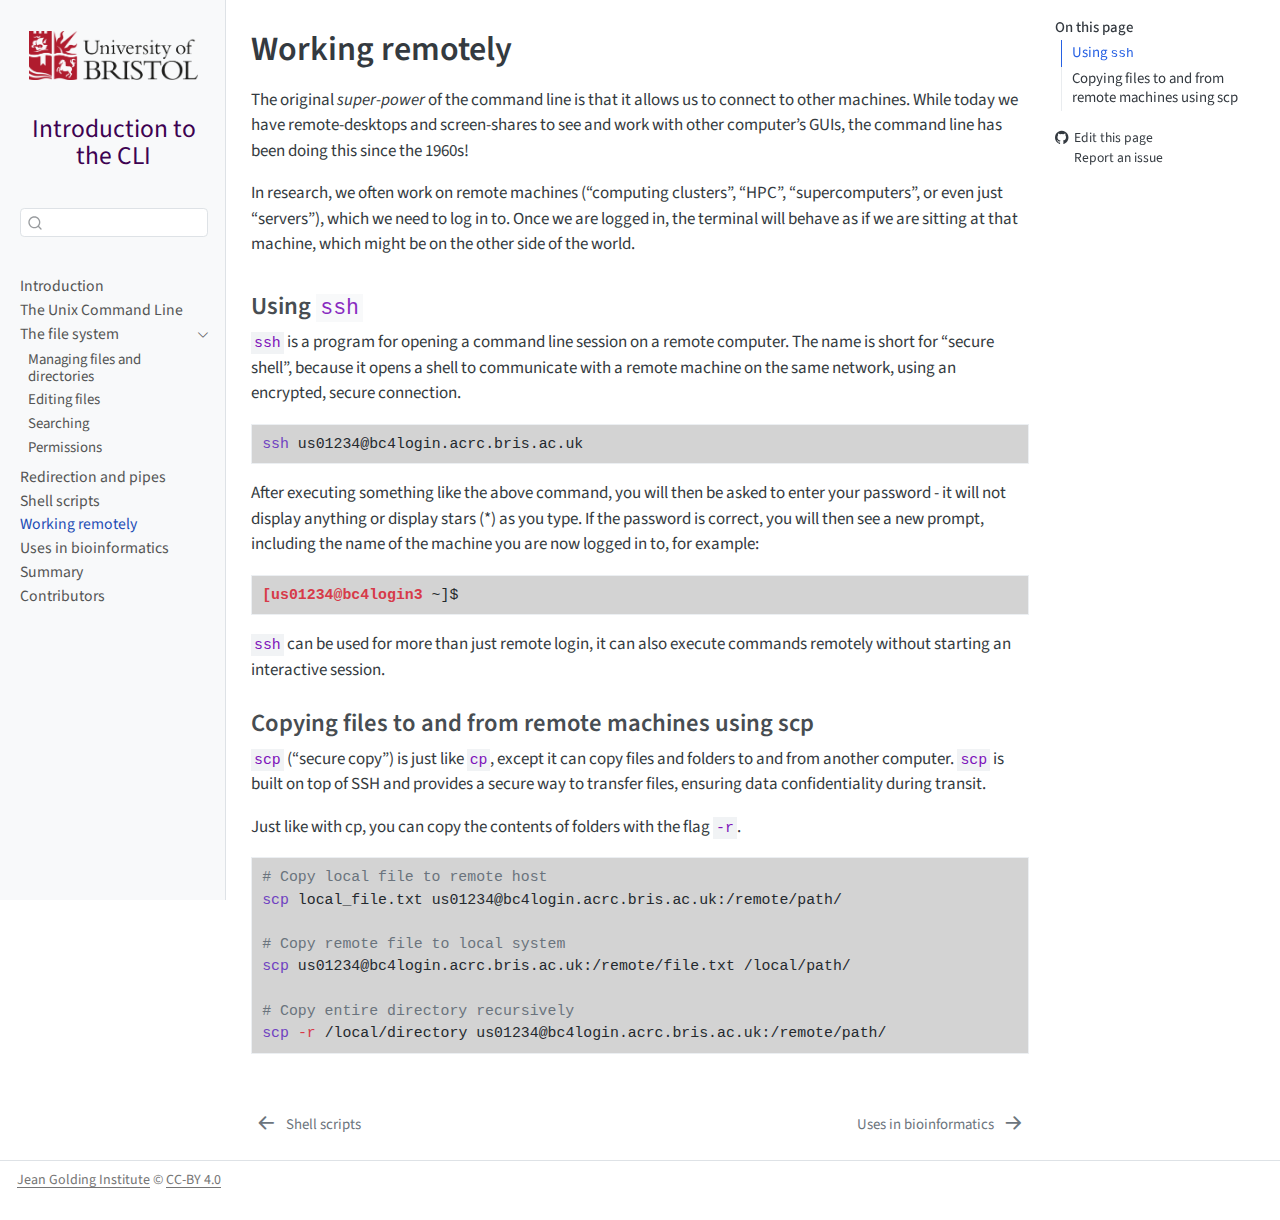
<file: pages/050-remote.html>
<!DOCTYPE html>
<html xmlns="http://www.w3.org/1999/xhtml" lang="en" xml:lang="en"><head>

<meta charset="utf-8">
<meta name="generator" content="quarto-1.8.24">

<meta name="viewport" content="width=device-width, initial-scale=1.0, user-scalable=yes">


<title>Working remotely – Introduction to the Command Line Interface</title>
<style>
code{white-space: pre-wrap;}
span.smallcaps{font-variant: small-caps;}
div.columns{display: flex; gap: min(4vw, 1.5em);}
div.column{flex: auto; overflow-x: auto;}
div.hanging-indent{margin-left: 1.5em; text-indent: -1.5em;}
ul.task-list{list-style: none;}
ul.task-list li input[type="checkbox"] {
  width: 0.8em;
  margin: 0 0.8em 0.2em -1em; /* quarto-specific, see https://github.com/quarto-dev/quarto-cli/issues/4556 */ 
  vertical-align: middle;
}
/* CSS for syntax highlighting */
html { -webkit-text-size-adjust: 100%; }
pre > code.sourceCode { white-space: pre; position: relative; }
pre > code.sourceCode > span { display: inline-block; line-height: 1.25; }
pre > code.sourceCode > span:empty { height: 1.2em; }
.sourceCode { overflow: visible; }
code.sourceCode > span { color: inherit; text-decoration: inherit; }
div.sourceCode { margin: 1em 0; }
pre.sourceCode { margin: 0; }
@media screen {
div.sourceCode { overflow: auto; }
}
@media print {
pre > code.sourceCode { white-space: pre-wrap; }
pre > code.sourceCode > span { text-indent: -5em; padding-left: 5em; }
}
pre.numberSource code
  { counter-reset: source-line 0; }
pre.numberSource code > span
  { position: relative; left: -4em; counter-increment: source-line; }
pre.numberSource code > span > a:first-child::before
  { content: counter(source-line);
    position: relative; left: -1em; text-align: right; vertical-align: baseline;
    border: none; display: inline-block;
    -webkit-touch-callout: none; -webkit-user-select: none;
    -khtml-user-select: none; -moz-user-select: none;
    -ms-user-select: none; user-select: none;
    padding: 0 4px; width: 4em;
  }
pre.numberSource { margin-left: 3em;  padding-left: 4px; }
div.sourceCode
  {   }
@media screen {
pre > code.sourceCode > span > a:first-child::before { text-decoration: underline; }
}
</style>


<script src="../site_libs/quarto-nav/quarto-nav.js"></script>
<script src="../site_libs/quarto-nav/headroom.min.js"></script>
<script src="../site_libs/clipboard/clipboard.min.js"></script>
<script src="../site_libs/quarto-search/autocomplete.umd.js"></script>
<script src="../site_libs/quarto-search/fuse.min.js"></script>
<script src="../site_libs/quarto-search/quarto-search.js"></script>
<meta name="quarto:offset" content="../">
<link href="../pages/070-bioinformatics.html" rel="next">
<link href="../pages/040-scripting.html" rel="prev">
<script src="../site_libs/quarto-html/quarto.js" type="module"></script>
<script src="../site_libs/quarto-html/tabsets/tabsets.js" type="module"></script>
<script src="../site_libs/quarto-html/axe/axe-check.js" type="module"></script>
<script src="../site_libs/quarto-html/popper.min.js"></script>
<script src="../site_libs/quarto-html/tippy.umd.min.js"></script>
<script src="../site_libs/quarto-html/anchor.min.js"></script>
<link href="../site_libs/quarto-html/tippy.css" rel="stylesheet">
<link href="../site_libs/quarto-html/quarto-syntax-highlighting-a6e161b2431e1f94a14e0f5d32135a3c.css" rel="stylesheet" id="quarto-text-highlighting-styles">
<script src="../site_libs/bootstrap/bootstrap.min.js"></script>
<link href="../site_libs/bootstrap/bootstrap-icons.css" rel="stylesheet">
<link href="../site_libs/bootstrap/bootstrap-097cfa0267562f9aba865570d4e9112e.min.css" rel="stylesheet" append-hash="true" id="quarto-bootstrap" data-mode="light">
<script id="quarto-search-options" type="application/json">{
  "location": "sidebar",
  "copy-button": false,
  "collapse-after": 3,
  "panel-placement": "start",
  "type": "textbox",
  "limit": 50,
  "keyboard-shortcut": [
    "f",
    "/",
    "s"
  ],
  "show-item-context": false,
  "language": {
    "search-no-results-text": "No results",
    "search-matching-documents-text": "matching documents",
    "search-copy-link-title": "Copy link to search",
    "search-hide-matches-text": "Hide additional matches",
    "search-more-match-text": "more match in this document",
    "search-more-matches-text": "more matches in this document",
    "search-clear-button-title": "Clear",
    "search-text-placeholder": "",
    "search-detached-cancel-button-title": "Cancel",
    "search-submit-button-title": "Submit",
    "search-label": "Search"
  }
}</script>


</head>

<body class="nav-sidebar docked quarto-light">

<div id="quarto-search-results"></div>
  <header id="quarto-header" class="headroom fixed-top">
  <nav class="quarto-secondary-nav">
    <div class="container-fluid d-flex">
      <button type="button" class="quarto-btn-toggle btn" data-bs-toggle="collapse" role="button" data-bs-target=".quarto-sidebar-collapse-item" aria-controls="quarto-sidebar" aria-expanded="false" aria-label="Toggle sidebar navigation" onclick="if (window.quartoToggleHeadroom) { window.quartoToggleHeadroom(); }">
        <i class="bi bi-layout-text-sidebar-reverse"></i>
      </button>
        <nav class="quarto-page-breadcrumbs" aria-label="breadcrumb"><ol class="breadcrumb"><li class="breadcrumb-item"><a href="../pages/050-remote.html">Working remotely</a></li></ol></nav>
        <a class="flex-grow-1" role="navigation" data-bs-toggle="collapse" data-bs-target=".quarto-sidebar-collapse-item" aria-controls="quarto-sidebar" aria-expanded="false" aria-label="Toggle sidebar navigation" onclick="if (window.quartoToggleHeadroom) { window.quartoToggleHeadroom(); }">      
        </a>
      <button type="button" class="btn quarto-search-button" aria-label="Search" onclick="window.quartoOpenSearch();">
        <i class="bi bi-search"></i>
      </button>
    </div>
  </nav>
</header>
<!-- content -->
<div id="quarto-content" class="quarto-container page-columns page-rows-contents page-layout-article">
<!-- sidebar -->
  <nav id="quarto-sidebar" class="sidebar collapse collapse-horizontal quarto-sidebar-collapse-item sidebar-navigation docked overflow-auto">
    <div class="pt-lg-2 mt-2 text-center sidebar-header sidebar-header-stacked">
      <a href="../index.html" class="sidebar-logo-link">
      <img src="../assets/UoB_RGB_24.png" alt="University of Bristol logo" class="sidebar-logo light-content py-0 d-lg-inline d-none">
      <img src="../assets/UoB_RGB_24.png" alt="University of Bristol logo" class="sidebar-logo dark-content py-0 d-lg-inline d-none">
      </a>
    <div class="sidebar-title mb-0 py-0">
      <a href="../">Introduction to the CLI</a> 
    </div>
      </div>
        <div class="mt-2 flex-shrink-0 align-items-center">
        <div class="sidebar-search">
        <div id="quarto-search" class="" title="Search"></div>
        </div>
        </div>
    <div class="sidebar-menu-container"> 
    <ul class="list-unstyled mt-1">
        <li class="sidebar-item">
  <div class="sidebar-item-container"> 
  <a href="../index.html" class="sidebar-item-text sidebar-link">
 <span class="menu-text">Introduction</span></a>
  </div>
</li>
        <li class="sidebar-item">
  <div class="sidebar-item-container"> 
  <a href="../pages/010-cli.html" class="sidebar-item-text sidebar-link">
 <span class="menu-text">The Unix Command Line</span></a>
  </div>
</li>
        <li class="sidebar-item sidebar-item-section">
      <div class="sidebar-item-container"> 
            <a href="../pages/020-file-system.html" class="sidebar-item-text sidebar-link">
 <span class="menu-text">The file system</span></a>
          <a class="sidebar-item-toggle text-start" data-bs-toggle="collapse" data-bs-target="#quarto-sidebar-section-1" role="navigation" aria-expanded="true" aria-label="Toggle section">
            <i class="bi bi-chevron-right ms-2"></i>
          </a> 
      </div>
      <ul id="quarto-sidebar-section-1" class="collapse list-unstyled sidebar-section depth1 show">  
          <li class="sidebar-item">
  <div class="sidebar-item-container"> 
  <a href="../pages/021-files-directories.html" class="sidebar-item-text sidebar-link">
 <span class="menu-text">Managing files and directories</span></a>
  </div>
</li>
          <li class="sidebar-item">
  <div class="sidebar-item-container"> 
  <a href="../pages/022-editing-files.html" class="sidebar-item-text sidebar-link">
 <span class="menu-text">Editing files</span></a>
  </div>
</li>
          <li class="sidebar-item">
  <div class="sidebar-item-container"> 
  <a href="../pages/023-search.html" class="sidebar-item-text sidebar-link">
 <span class="menu-text">Searching</span></a>
  </div>
</li>
          <li class="sidebar-item">
  <div class="sidebar-item-container"> 
  <a href="../pages/024-permissions.html" class="sidebar-item-text sidebar-link">
 <span class="menu-text">Permissions</span></a>
  </div>
</li>
      </ul>
  </li>
        <li class="sidebar-item">
  <div class="sidebar-item-container"> 
  <a href="../pages/030-redirection-pipes.html" class="sidebar-item-text sidebar-link">
 <span class="menu-text">Redirection and pipes</span></a>
  </div>
</li>
        <li class="sidebar-item">
  <div class="sidebar-item-container"> 
  <a href="../pages/040-scripting.html" class="sidebar-item-text sidebar-link">
 <span class="menu-text">Shell scripts</span></a>
  </div>
</li>
        <li class="sidebar-item">
  <div class="sidebar-item-container"> 
  <a href="../pages/050-remote.html" class="sidebar-item-text sidebar-link active">
 <span class="menu-text">Working remotely</span></a>
  </div>
</li>
        <li class="sidebar-item">
  <div class="sidebar-item-container"> 
  <a href="../pages/070-bioinformatics.html" class="sidebar-item-text sidebar-link">
 <span class="menu-text">Uses in bioinformatics</span></a>
  </div>
</li>
        <li class="sidebar-item">
  <div class="sidebar-item-container"> 
  <a href="../pages/980-summary.html" class="sidebar-item-text sidebar-link">
 <span class="menu-text">Summary</span></a>
  </div>
</li>
        <li class="sidebar-item">
  <div class="sidebar-item-container"> 
  <a href="../pages/990-contributors.html" class="sidebar-item-text sidebar-link">
 <span class="menu-text">Contributors</span></a>
  </div>
</li>
    </ul>
    </div>
</nav>
<div id="quarto-sidebar-glass" class="quarto-sidebar-collapse-item" data-bs-toggle="collapse" data-bs-target=".quarto-sidebar-collapse-item"></div>
<!-- margin-sidebar -->
    <div id="quarto-margin-sidebar" class="sidebar margin-sidebar">
        <nav id="TOC" role="doc-toc" class="toc-active">
    <h2 id="toc-title">On this page</h2>
   
  <ul>
  <li><a href="#using-ssh" id="toc-using-ssh" class="nav-link active" data-scroll-target="#using-ssh">Using <code>ssh</code></a></li>
  <li><a href="#copying-files-to-and-from-remote-machines-using-scp" id="toc-copying-files-to-and-from-remote-machines-using-scp" class="nav-link" data-scroll-target="#copying-files-to-and-from-remote-machines-using-scp">Copying files to and from remote machines using scp</a></li>
  </ul>
<div class="toc-actions"><ul><li><a href="https://github.com/bristol-training/intro-cli/edit/main/pages/050-remote.qmd" class="toc-action"><i class="bi bi-github"></i>Edit this page</a></li><li><a href="https://github.com/bristol-training/intro-cli/issues/new" class="toc-action"><i class="bi empty"></i>Report an issue</a></li></ul></div></nav>
    </div>
<!-- main -->
<main class="content" id="quarto-document-content">

<header id="title-block-header" class="quarto-title-block default">
<div class="quarto-title">
<h1 class="title">Working remotely</h1>
</div>



<div class="quarto-title-meta">

    
  
    
  </div>
  


</header>


<p>The original <em>super-power</em> of the command line is that it allows us to connect to other machines. While today we have remote-desktops and screen-shares to see and work with other computer’s GUIs, the command line has been doing this since the 1960s!</p>
<p>In research, we often work on remote machines (“computing clusters”, “HPC”, “supercomputers”, or even just “servers”), which we need to log in to. Once we are logged in, the terminal will behave as if we are sitting at that machine, which might be on the other side of the world.</p>
<section id="using-ssh" class="level3">
<h3 class="anchored" data-anchor-id="using-ssh">Using <code>ssh</code></h3>
<p><code>ssh</code> is a program for opening a command line session on a remote computer. The name is short for “secure shell”, because it opens a shell to communicate with a remote machine on the same network, using an encrypted, secure connection.</p>
<div class="code-copy-outer-scaffold"><div class="sourceCode" id="cb1"><pre class="sourceCode bash code-with-copy"><code class="sourceCode bash"><span id="cb1-1"><a href="#cb1-1" aria-hidden="true" tabindex="-1"></a><span class="fu">ssh</span> us01234@bc4login.acrc.bris.ac.uk</span></code></pre></div><button title="Copy to Clipboard" class="code-copy-button"><i class="bi"></i></button></div>
<p>After executing something like the above command, you will then be asked to enter your password - it will not display anything or display stars (*) as you type. If the password is correct, you will then see a new prompt, including the name of the machine you are now logged in to, for example:</p>
<div class="code-copy-outer-scaffold"><div class="sourceCode" id="cb2"><pre class="sourceCode bash code-with-copy"><code class="sourceCode bash"><span id="cb2-1"><a href="#cb2-1" aria-hidden="true" tabindex="-1"></a><span class="ex">[us01234@bc4login3</span> ~]$</span></code></pre></div><button title="Copy to Clipboard" class="code-copy-button"><i class="bi"></i></button></div>
<p><code>ssh</code> can be used for more than just remote login, it can also execute commands remotely without starting an interactive session.</p>
</section>
<section id="copying-files-to-and-from-remote-machines-using-scp" class="level3">
<h3 class="anchored" data-anchor-id="copying-files-to-and-from-remote-machines-using-scp">Copying files to and from remote machines using scp</h3>
<p><code>scp</code> (“secure copy”) is just like <code>cp</code>, except it can copy files and folders to and from another computer. <code>scp</code> is built on top of SSH and provides a secure way to transfer files, ensuring data confidentiality during transit.</p>
<p>Just like with cp, you can copy the contents of folders with the flag <code>-r</code>.</p>
<div class="code-copy-outer-scaffold"><div class="sourceCode" id="cb3"><pre class="sourceCode bash code-with-copy"><code class="sourceCode bash"><span id="cb3-1"><a href="#cb3-1" aria-hidden="true" tabindex="-1"></a><span class="co"># Copy local file to remote host</span></span>
<span id="cb3-2"><a href="#cb3-2" aria-hidden="true" tabindex="-1"></a><span class="fu">scp</span> local_file.txt us01234@bc4login.acrc.bris.ac.uk:/remote/path/</span>
<span id="cb3-3"><a href="#cb3-3" aria-hidden="true" tabindex="-1"></a></span>
<span id="cb3-4"><a href="#cb3-4" aria-hidden="true" tabindex="-1"></a><span class="co"># Copy remote file to local system</span></span>
<span id="cb3-5"><a href="#cb3-5" aria-hidden="true" tabindex="-1"></a><span class="fu">scp</span> us01234@bc4login.acrc.bris.ac.uk:/remote/file.txt /local/path/</span>
<span id="cb3-6"><a href="#cb3-6" aria-hidden="true" tabindex="-1"></a></span>
<span id="cb3-7"><a href="#cb3-7" aria-hidden="true" tabindex="-1"></a><span class="co"># Copy entire directory recursively</span></span>
<span id="cb3-8"><a href="#cb3-8" aria-hidden="true" tabindex="-1"></a><span class="fu">scp</span> <span class="at">-r</span> /local/directory us01234@bc4login.acrc.bris.ac.uk:/remote/path/</span></code></pre></div><button title="Copy to Clipboard" class="code-copy-button"><i class="bi"></i></button></div>


</section>

</main> <!-- /main -->
<script id="quarto-html-after-body" type="application/javascript">
  window.document.addEventListener("DOMContentLoaded", function (event) {
    const icon = "";
    const anchorJS = new window.AnchorJS();
    anchorJS.options = {
      placement: 'right',
      icon: icon
    };
    anchorJS.add('.anchored');
    const isCodeAnnotation = (el) => {
      for (const clz of el.classList) {
        if (clz.startsWith('code-annotation-')) {                     
          return true;
        }
      }
      return false;
    }
    const onCopySuccess = function(e) {
      // button target
      const button = e.trigger;
      // don't keep focus
      button.blur();
      // flash "checked"
      button.classList.add('code-copy-button-checked');
      var currentTitle = button.getAttribute("title");
      button.setAttribute("title", "Copied!");
      let tooltip;
      if (window.bootstrap) {
        button.setAttribute("data-bs-toggle", "tooltip");
        button.setAttribute("data-bs-placement", "left");
        button.setAttribute("data-bs-title", "Copied!");
        tooltip = new bootstrap.Tooltip(button, 
          { trigger: "manual", 
            customClass: "code-copy-button-tooltip",
            offset: [0, -8]});
        tooltip.show();    
      }
      setTimeout(function() {
        if (tooltip) {
          tooltip.hide();
          button.removeAttribute("data-bs-title");
          button.removeAttribute("data-bs-toggle");
          button.removeAttribute("data-bs-placement");
        }
        button.setAttribute("title", currentTitle);
        button.classList.remove('code-copy-button-checked');
      }, 1000);
      // clear code selection
      e.clearSelection();
    }
    const getTextToCopy = function(trigger) {
      const outerScaffold = trigger.parentElement.cloneNode(true);
      const codeEl = outerScaffold.querySelector('code');
      for (const childEl of codeEl.children) {
        if (isCodeAnnotation(childEl)) {
          childEl.remove();
        }
      }
      return codeEl.innerText;
    }
    const clipboard = new window.ClipboardJS('.code-copy-button:not([data-in-quarto-modal])', {
      text: getTextToCopy
    });
    clipboard.on('success', onCopySuccess);
    if (window.document.getElementById('quarto-embedded-source-code-modal')) {
      const clipboardModal = new window.ClipboardJS('.code-copy-button[data-in-quarto-modal]', {
        text: getTextToCopy,
        container: window.document.getElementById('quarto-embedded-source-code-modal')
      });
      clipboardModal.on('success', onCopySuccess);
    }
      var localhostRegex = new RegExp(/^(?:http|https):\/\/localhost\:?[0-9]*\//);
      var mailtoRegex = new RegExp(/^mailto:/);
        var filterRegex = new RegExp('/' + window.location.host + '/');
      var isInternal = (href) => {
          return filterRegex.test(href) || localhostRegex.test(href) || mailtoRegex.test(href);
      }
      // Inspect non-navigation links and adorn them if external
     var links = window.document.querySelectorAll('a[href]:not(.nav-link):not(.navbar-brand):not(.toc-action):not(.sidebar-link):not(.sidebar-item-toggle):not(.pagination-link):not(.no-external):not([aria-hidden]):not(.dropdown-item):not(.quarto-navigation-tool):not(.about-link)');
      for (var i=0; i<links.length; i++) {
        const link = links[i];
        if (!isInternal(link.href)) {
          // undo the damage that might have been done by quarto-nav.js in the case of
          // links that we want to consider external
          if (link.dataset.originalHref !== undefined) {
            link.href = link.dataset.originalHref;
          }
        }
      }
    function tippyHover(el, contentFn, onTriggerFn, onUntriggerFn) {
      const config = {
        allowHTML: true,
        maxWidth: 500,
        delay: 100,
        arrow: false,
        appendTo: function(el) {
            return el.parentElement;
        },
        interactive: true,
        interactiveBorder: 10,
        theme: 'quarto',
        placement: 'bottom-start',
      };
      if (contentFn) {
        config.content = contentFn;
      }
      if (onTriggerFn) {
        config.onTrigger = onTriggerFn;
      }
      if (onUntriggerFn) {
        config.onUntrigger = onUntriggerFn;
      }
      window.tippy(el, config); 
    }
    const noterefs = window.document.querySelectorAll('a[role="doc-noteref"]');
    for (var i=0; i<noterefs.length; i++) {
      const ref = noterefs[i];
      tippyHover(ref, function() {
        // use id or data attribute instead here
        let href = ref.getAttribute('data-footnote-href') || ref.getAttribute('href');
        try { href = new URL(href).hash; } catch {}
        const id = href.replace(/^#\/?/, "");
        const note = window.document.getElementById(id);
        if (note) {
          return note.innerHTML;
        } else {
          return "";
        }
      });
    }
    const xrefs = window.document.querySelectorAll('a.quarto-xref');
    const processXRef = (id, note) => {
      // Strip column container classes
      const stripColumnClz = (el) => {
        el.classList.remove("page-full", "page-columns");
        if (el.children) {
          for (const child of el.children) {
            stripColumnClz(child);
          }
        }
      }
      stripColumnClz(note)
      if (id === null || id.startsWith('sec-')) {
        // Special case sections, only their first couple elements
        const container = document.createElement("div");
        if (note.children && note.children.length > 2) {
          container.appendChild(note.children[0].cloneNode(true));
          for (let i = 1; i < note.children.length; i++) {
            const child = note.children[i];
            if (child.tagName === "P" && child.innerText === "") {
              continue;
            } else {
              container.appendChild(child.cloneNode(true));
              break;
            }
          }
          if (window.Quarto?.typesetMath) {
            window.Quarto.typesetMath(container);
          }
          return container.innerHTML
        } else {
          if (window.Quarto?.typesetMath) {
            window.Quarto.typesetMath(note);
          }
          return note.innerHTML;
        }
      } else {
        // Remove any anchor links if they are present
        const anchorLink = note.querySelector('a.anchorjs-link');
        if (anchorLink) {
          anchorLink.remove();
        }
        if (window.Quarto?.typesetMath) {
          window.Quarto.typesetMath(note);
        }
        if (note.classList.contains("callout")) {
          return note.outerHTML;
        } else {
          return note.innerHTML;
        }
      }
    }
    for (var i=0; i<xrefs.length; i++) {
      const xref = xrefs[i];
      tippyHover(xref, undefined, function(instance) {
        instance.disable();
        let url = xref.getAttribute('href');
        let hash = undefined; 
        if (url.startsWith('#')) {
          hash = url;
        } else {
          try { hash = new URL(url).hash; } catch {}
        }
        if (hash) {
          const id = hash.replace(/^#\/?/, "");
          const note = window.document.getElementById(id);
          if (note !== null) {
            try {
              const html = processXRef(id, note.cloneNode(true));
              instance.setContent(html);
            } finally {
              instance.enable();
              instance.show();
            }
          } else {
            // See if we can fetch this
            fetch(url.split('#')[0])
            .then(res => res.text())
            .then(html => {
              const parser = new DOMParser();
              const htmlDoc = parser.parseFromString(html, "text/html");
              const note = htmlDoc.getElementById(id);
              if (note !== null) {
                const html = processXRef(id, note);
                instance.setContent(html);
              } 
            }).finally(() => {
              instance.enable();
              instance.show();
            });
          }
        } else {
          // See if we can fetch a full url (with no hash to target)
          // This is a special case and we should probably do some content thinning / targeting
          fetch(url)
          .then(res => res.text())
          .then(html => {
            const parser = new DOMParser();
            const htmlDoc = parser.parseFromString(html, "text/html");
            const note = htmlDoc.querySelector('main.content');
            if (note !== null) {
              // This should only happen for chapter cross references
              // (since there is no id in the URL)
              // remove the first header
              if (note.children.length > 0 && note.children[0].tagName === "HEADER") {
                note.children[0].remove();
              }
              const html = processXRef(null, note);
              instance.setContent(html);
            } 
          }).finally(() => {
            instance.enable();
            instance.show();
          });
        }
      }, function(instance) {
      });
    }
        let selectedAnnoteEl;
        const selectorForAnnotation = ( cell, annotation) => {
          let cellAttr = 'data-code-cell="' + cell + '"';
          let lineAttr = 'data-code-annotation="' +  annotation + '"';
          const selector = 'span[' + cellAttr + '][' + lineAttr + ']';
          return selector;
        }
        const selectCodeLines = (annoteEl) => {
          const doc = window.document;
          const targetCell = annoteEl.getAttribute("data-target-cell");
          const targetAnnotation = annoteEl.getAttribute("data-target-annotation");
          const annoteSpan = window.document.querySelector(selectorForAnnotation(targetCell, targetAnnotation));
          const lines = annoteSpan.getAttribute("data-code-lines").split(",");
          const lineIds = lines.map((line) => {
            return targetCell + "-" + line;
          })
          let top = null;
          let height = null;
          let parent = null;
          if (lineIds.length > 0) {
              //compute the position of the single el (top and bottom and make a div)
              const el = window.document.getElementById(lineIds[0]);
              top = el.offsetTop;
              height = el.offsetHeight;
              parent = el.parentElement.parentElement;
            if (lineIds.length > 1) {
              const lastEl = window.document.getElementById(lineIds[lineIds.length - 1]);
              const bottom = lastEl.offsetTop + lastEl.offsetHeight;
              height = bottom - top;
            }
            if (top !== null && height !== null && parent !== null) {
              // cook up a div (if necessary) and position it 
              let div = window.document.getElementById("code-annotation-line-highlight");
              if (div === null) {
                div = window.document.createElement("div");
                div.setAttribute("id", "code-annotation-line-highlight");
                div.style.position = 'absolute';
                parent.appendChild(div);
              }
              div.style.top = top - 2 + "px";
              div.style.height = height + 4 + "px";
              div.style.left = 0;
              let gutterDiv = window.document.getElementById("code-annotation-line-highlight-gutter");
              if (gutterDiv === null) {
                gutterDiv = window.document.createElement("div");
                gutterDiv.setAttribute("id", "code-annotation-line-highlight-gutter");
                gutterDiv.style.position = 'absolute';
                const codeCell = window.document.getElementById(targetCell);
                const gutter = codeCell.querySelector('.code-annotation-gutter');
                gutter.appendChild(gutterDiv);
              }
              gutterDiv.style.top = top - 2 + "px";
              gutterDiv.style.height = height + 4 + "px";
            }
            selectedAnnoteEl = annoteEl;
          }
        };
        const unselectCodeLines = () => {
          const elementsIds = ["code-annotation-line-highlight", "code-annotation-line-highlight-gutter"];
          elementsIds.forEach((elId) => {
            const div = window.document.getElementById(elId);
            if (div) {
              div.remove();
            }
          });
          selectedAnnoteEl = undefined;
        };
          // Handle positioning of the toggle
      window.addEventListener(
        "resize",
        throttle(() => {
          elRect = undefined;
          if (selectedAnnoteEl) {
            selectCodeLines(selectedAnnoteEl);
          }
        }, 10)
      );
      function throttle(fn, ms) {
      let throttle = false;
      let timer;
        return (...args) => {
          if(!throttle) { // first call gets through
              fn.apply(this, args);
              throttle = true;
          } else { // all the others get throttled
              if(timer) clearTimeout(timer); // cancel #2
              timer = setTimeout(() => {
                fn.apply(this, args);
                timer = throttle = false;
              }, ms);
          }
        };
      }
        // Attach click handler to the DT
        const annoteDls = window.document.querySelectorAll('dt[data-target-cell]');
        for (const annoteDlNode of annoteDls) {
          annoteDlNode.addEventListener('click', (event) => {
            const clickedEl = event.target;
            if (clickedEl !== selectedAnnoteEl) {
              unselectCodeLines();
              const activeEl = window.document.querySelector('dt[data-target-cell].code-annotation-active');
              if (activeEl) {
                activeEl.classList.remove('code-annotation-active');
              }
              selectCodeLines(clickedEl);
              clickedEl.classList.add('code-annotation-active');
            } else {
              // Unselect the line
              unselectCodeLines();
              clickedEl.classList.remove('code-annotation-active');
            }
          });
        }
    const findCites = (el) => {
      const parentEl = el.parentElement;
      if (parentEl) {
        const cites = parentEl.dataset.cites;
        if (cites) {
          return {
            el,
            cites: cites.split(' ')
          };
        } else {
          return findCites(el.parentElement)
        }
      } else {
        return undefined;
      }
    };
    var bibliorefs = window.document.querySelectorAll('a[role="doc-biblioref"]');
    for (var i=0; i<bibliorefs.length; i++) {
      const ref = bibliorefs[i];
      const citeInfo = findCites(ref);
      if (citeInfo) {
        tippyHover(citeInfo.el, function() {
          var popup = window.document.createElement('div');
          citeInfo.cites.forEach(function(cite) {
            var citeDiv = window.document.createElement('div');
            citeDiv.classList.add('hanging-indent');
            citeDiv.classList.add('csl-entry');
            var biblioDiv = window.document.getElementById('ref-' + cite);
            if (biblioDiv) {
              citeDiv.innerHTML = biblioDiv.innerHTML;
            }
            popup.appendChild(citeDiv);
          });
          return popup.innerHTML;
        });
      }
    }
  });
  </script>
<nav class="page-navigation">
  <div class="nav-page nav-page-previous">
      <a href="../pages/040-scripting.html" class="pagination-link" aria-label="Shell scripts">
        <i class="bi bi-arrow-left-short"></i> <span class="nav-page-text">Shell scripts</span>
      </a>          
  </div>
  <div class="nav-page nav-page-next">
      <a href="../pages/070-bioinformatics.html" class="pagination-link" aria-label="Uses in bioinformatics">
        <span class="nav-page-text">Uses in bioinformatics</span> <i class="bi bi-arrow-right-short"></i>
      </a>
  </div>
</nav>
</div> <!-- /content -->
<footer class="footer">
  <div class="nav-footer">
    <div class="nav-footer-left">
<p><a href="https://www.bristol.ac.uk/golding/">Jean Golding Institute</a> © <a href="http://creativecommons.org/licenses/by/4.0/">CC-BY 4.0</a></p>
</div>   
    <div class="nav-footer-center">
      &nbsp;
    <div class="toc-actions d-sm-block d-md-none"><ul><li><a href="https://github.com/bristol-training/intro-cli/edit/main/pages/050-remote.qmd" class="toc-action"><i class="bi bi-github"></i>Edit this page</a></li><li><a href="https://github.com/bristol-training/intro-cli/issues/new" class="toc-action"><i class="bi empty"></i>Report an issue</a></li></ul></div></div>
    <div class="nav-footer-right">
      &nbsp;
    </div>
  </div>
</footer>




</body></html>
</file>
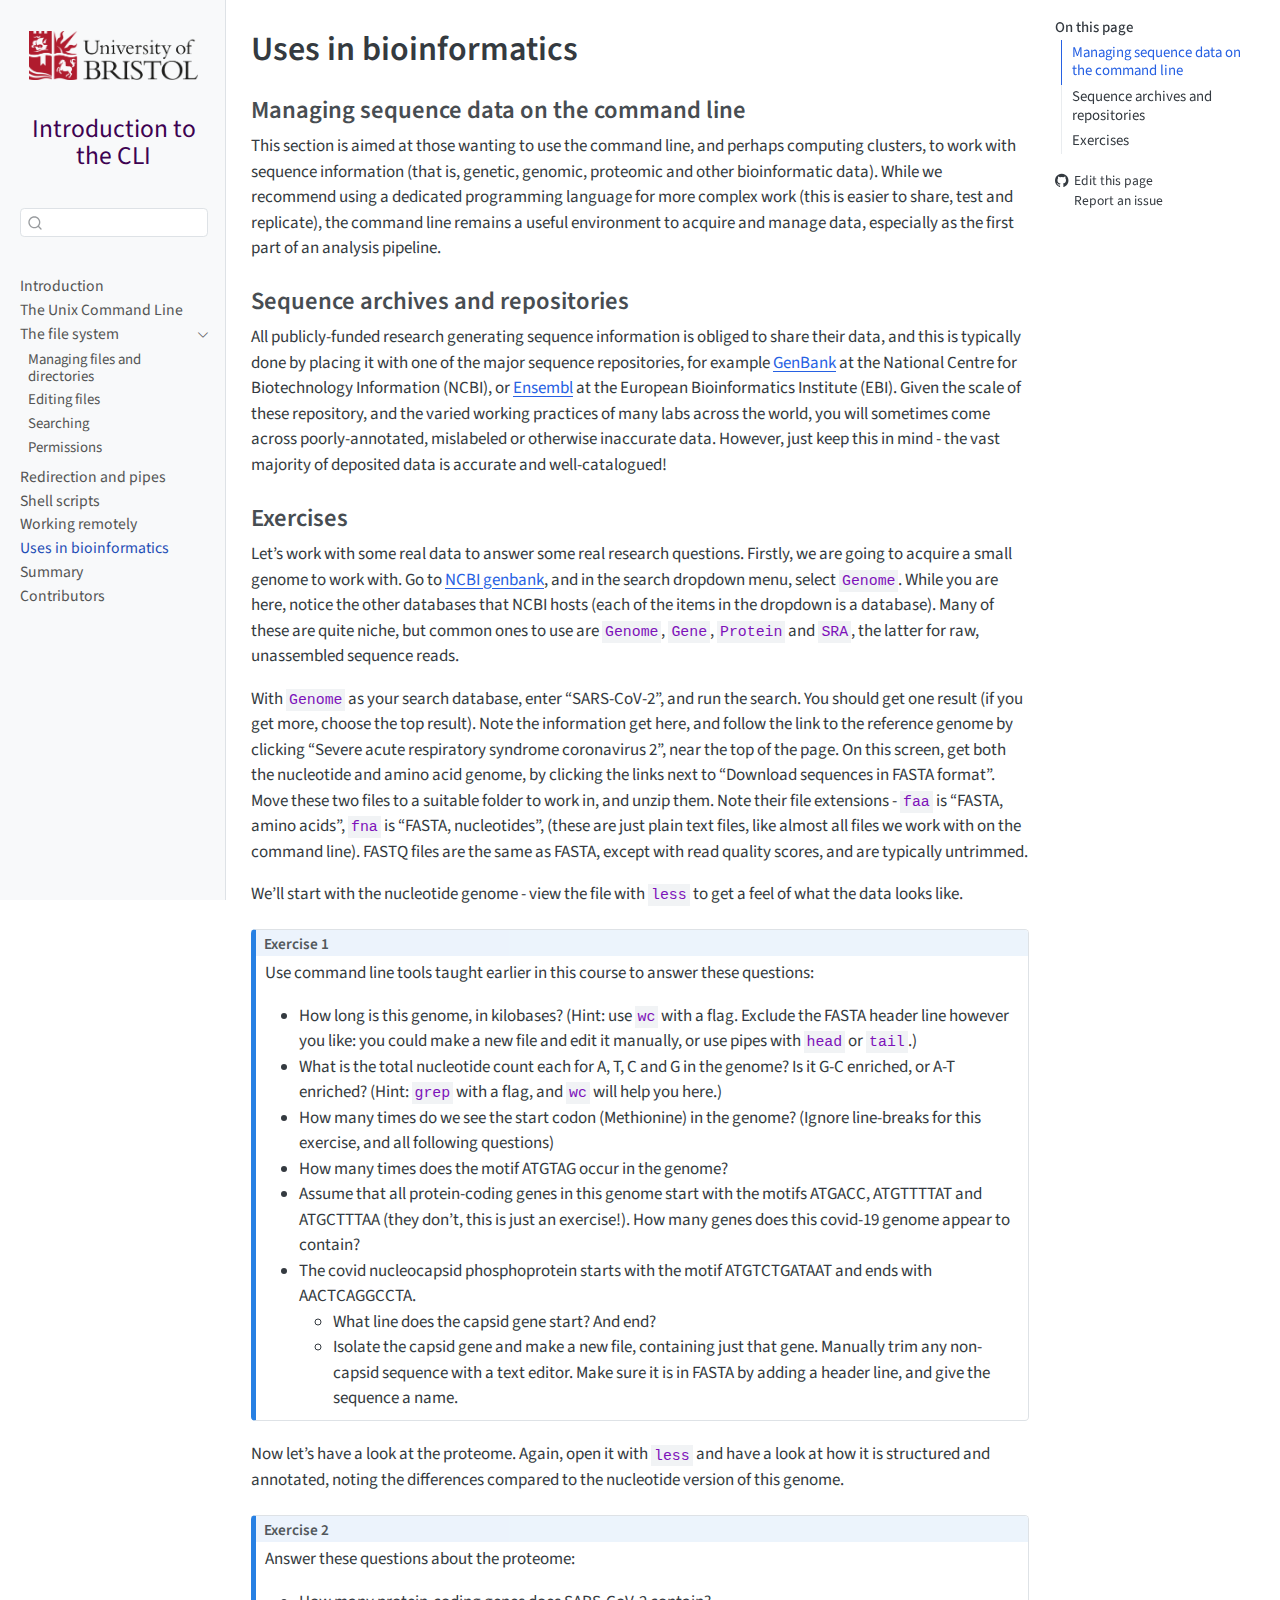
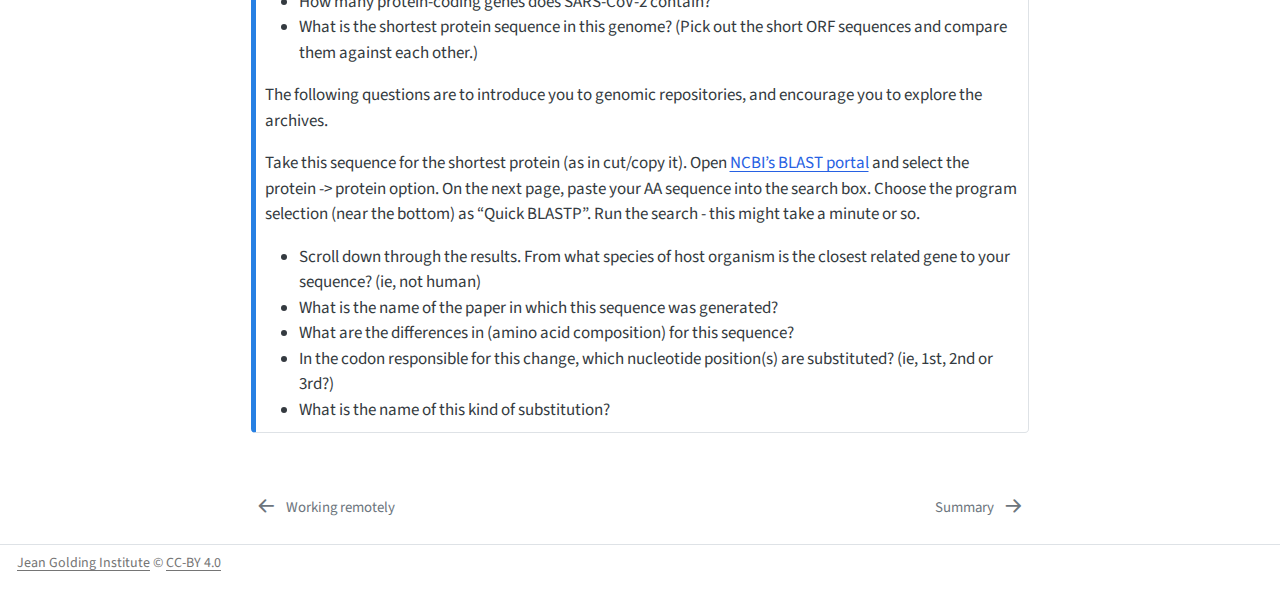
<file: pages/070-bioinformatics.html>
<!DOCTYPE html>
<html xmlns="http://www.w3.org/1999/xhtml" lang="en" xml:lang="en"><head>

<meta charset="utf-8">
<meta name="generator" content="quarto-1.8.24">

<meta name="viewport" content="width=device-width, initial-scale=1.0, user-scalable=yes">


<title>Uses in bioinformatics – Introduction to the Command Line Interface</title>
<style>
code{white-space: pre-wrap;}
span.smallcaps{font-variant: small-caps;}
div.columns{display: flex; gap: min(4vw, 1.5em);}
div.column{flex: auto; overflow-x: auto;}
div.hanging-indent{margin-left: 1.5em; text-indent: -1.5em;}
ul.task-list{list-style: none;}
ul.task-list li input[type="checkbox"] {
  width: 0.8em;
  margin: 0 0.8em 0.2em -1em; /* quarto-specific, see https://github.com/quarto-dev/quarto-cli/issues/4556 */ 
  vertical-align: middle;
}
</style>


<script src="../site_libs/quarto-nav/quarto-nav.js"></script>
<script src="../site_libs/quarto-nav/headroom.min.js"></script>
<script src="../site_libs/clipboard/clipboard.min.js"></script>
<script src="../site_libs/quarto-search/autocomplete.umd.js"></script>
<script src="../site_libs/quarto-search/fuse.min.js"></script>
<script src="../site_libs/quarto-search/quarto-search.js"></script>
<meta name="quarto:offset" content="../">
<link href="../pages/980-summary.html" rel="next">
<link href="../pages/050-remote.html" rel="prev">
<script src="../site_libs/quarto-html/quarto.js" type="module"></script>
<script src="../site_libs/quarto-html/tabsets/tabsets.js" type="module"></script>
<script src="../site_libs/quarto-html/axe/axe-check.js" type="module"></script>
<script src="../site_libs/quarto-html/popper.min.js"></script>
<script src="../site_libs/quarto-html/tippy.umd.min.js"></script>
<script src="../site_libs/quarto-html/anchor.min.js"></script>
<link href="../site_libs/quarto-html/tippy.css" rel="stylesheet">
<link href="../site_libs/quarto-html/quarto-syntax-highlighting-a6e161b2431e1f94a14e0f5d32135a3c.css" rel="stylesheet" id="quarto-text-highlighting-styles">
<script src="../site_libs/bootstrap/bootstrap.min.js"></script>
<link href="../site_libs/bootstrap/bootstrap-icons.css" rel="stylesheet">
<link href="../site_libs/bootstrap/bootstrap-097cfa0267562f9aba865570d4e9112e.min.css" rel="stylesheet" append-hash="true" id="quarto-bootstrap" data-mode="light">
<script id="quarto-search-options" type="application/json">{
  "location": "sidebar",
  "copy-button": false,
  "collapse-after": 3,
  "panel-placement": "start",
  "type": "textbox",
  "limit": 50,
  "keyboard-shortcut": [
    "f",
    "/",
    "s"
  ],
  "show-item-context": false,
  "language": {
    "search-no-results-text": "No results",
    "search-matching-documents-text": "matching documents",
    "search-copy-link-title": "Copy link to search",
    "search-hide-matches-text": "Hide additional matches",
    "search-more-match-text": "more match in this document",
    "search-more-matches-text": "more matches in this document",
    "search-clear-button-title": "Clear",
    "search-text-placeholder": "",
    "search-detached-cancel-button-title": "Cancel",
    "search-submit-button-title": "Submit",
    "search-label": "Search"
  }
}</script>


</head>

<body class="nav-sidebar docked quarto-light">

<div id="quarto-search-results"></div>
  <header id="quarto-header" class="headroom fixed-top">
  <nav class="quarto-secondary-nav">
    <div class="container-fluid d-flex">
      <button type="button" class="quarto-btn-toggle btn" data-bs-toggle="collapse" role="button" data-bs-target=".quarto-sidebar-collapse-item" aria-controls="quarto-sidebar" aria-expanded="false" aria-label="Toggle sidebar navigation" onclick="if (window.quartoToggleHeadroom) { window.quartoToggleHeadroom(); }">
        <i class="bi bi-layout-text-sidebar-reverse"></i>
      </button>
        <nav class="quarto-page-breadcrumbs" aria-label="breadcrumb"><ol class="breadcrumb"><li class="breadcrumb-item"><a href="../pages/070-bioinformatics.html">Uses in bioinformatics</a></li></ol></nav>
        <a class="flex-grow-1" role="navigation" data-bs-toggle="collapse" data-bs-target=".quarto-sidebar-collapse-item" aria-controls="quarto-sidebar" aria-expanded="false" aria-label="Toggle sidebar navigation" onclick="if (window.quartoToggleHeadroom) { window.quartoToggleHeadroom(); }">      
        </a>
      <button type="button" class="btn quarto-search-button" aria-label="Search" onclick="window.quartoOpenSearch();">
        <i class="bi bi-search"></i>
      </button>
    </div>
  </nav>
</header>
<!-- content -->
<div id="quarto-content" class="quarto-container page-columns page-rows-contents page-layout-article">
<!-- sidebar -->
  <nav id="quarto-sidebar" class="sidebar collapse collapse-horizontal quarto-sidebar-collapse-item sidebar-navigation docked overflow-auto">
    <div class="pt-lg-2 mt-2 text-center sidebar-header sidebar-header-stacked">
      <a href="../index.html" class="sidebar-logo-link">
      <img src="../assets/UoB_RGB_24.png" alt="University of Bristol logo" class="sidebar-logo light-content py-0 d-lg-inline d-none">
      <img src="../assets/UoB_RGB_24.png" alt="University of Bristol logo" class="sidebar-logo dark-content py-0 d-lg-inline d-none">
      </a>
    <div class="sidebar-title mb-0 py-0">
      <a href="../">Introduction to the CLI</a> 
    </div>
      </div>
        <div class="mt-2 flex-shrink-0 align-items-center">
        <div class="sidebar-search">
        <div id="quarto-search" class="" title="Search"></div>
        </div>
        </div>
    <div class="sidebar-menu-container"> 
    <ul class="list-unstyled mt-1">
        <li class="sidebar-item">
  <div class="sidebar-item-container"> 
  <a href="../index.html" class="sidebar-item-text sidebar-link">
 <span class="menu-text">Introduction</span></a>
  </div>
</li>
        <li class="sidebar-item">
  <div class="sidebar-item-container"> 
  <a href="../pages/010-cli.html" class="sidebar-item-text sidebar-link">
 <span class="menu-text">The Unix Command Line</span></a>
  </div>
</li>
        <li class="sidebar-item sidebar-item-section">
      <div class="sidebar-item-container"> 
            <a href="../pages/020-file-system.html" class="sidebar-item-text sidebar-link">
 <span class="menu-text">The file system</span></a>
          <a class="sidebar-item-toggle text-start" data-bs-toggle="collapse" data-bs-target="#quarto-sidebar-section-1" role="navigation" aria-expanded="true" aria-label="Toggle section">
            <i class="bi bi-chevron-right ms-2"></i>
          </a> 
      </div>
      <ul id="quarto-sidebar-section-1" class="collapse list-unstyled sidebar-section depth1 show">  
          <li class="sidebar-item">
  <div class="sidebar-item-container"> 
  <a href="../pages/021-files-directories.html" class="sidebar-item-text sidebar-link">
 <span class="menu-text">Managing files and directories</span></a>
  </div>
</li>
          <li class="sidebar-item">
  <div class="sidebar-item-container"> 
  <a href="../pages/022-editing-files.html" class="sidebar-item-text sidebar-link">
 <span class="menu-text">Editing files</span></a>
  </div>
</li>
          <li class="sidebar-item">
  <div class="sidebar-item-container"> 
  <a href="../pages/023-search.html" class="sidebar-item-text sidebar-link">
 <span class="menu-text">Searching</span></a>
  </div>
</li>
          <li class="sidebar-item">
  <div class="sidebar-item-container"> 
  <a href="../pages/024-permissions.html" class="sidebar-item-text sidebar-link">
 <span class="menu-text">Permissions</span></a>
  </div>
</li>
      </ul>
  </li>
        <li class="sidebar-item">
  <div class="sidebar-item-container"> 
  <a href="../pages/030-redirection-pipes.html" class="sidebar-item-text sidebar-link">
 <span class="menu-text">Redirection and pipes</span></a>
  </div>
</li>
        <li class="sidebar-item">
  <div class="sidebar-item-container"> 
  <a href="../pages/040-scripting.html" class="sidebar-item-text sidebar-link">
 <span class="menu-text">Shell scripts</span></a>
  </div>
</li>
        <li class="sidebar-item">
  <div class="sidebar-item-container"> 
  <a href="../pages/050-remote.html" class="sidebar-item-text sidebar-link">
 <span class="menu-text">Working remotely</span></a>
  </div>
</li>
        <li class="sidebar-item">
  <div class="sidebar-item-container"> 
  <a href="../pages/070-bioinformatics.html" class="sidebar-item-text sidebar-link active">
 <span class="menu-text">Uses in bioinformatics</span></a>
  </div>
</li>
        <li class="sidebar-item">
  <div class="sidebar-item-container"> 
  <a href="../pages/980-summary.html" class="sidebar-item-text sidebar-link">
 <span class="menu-text">Summary</span></a>
  </div>
</li>
        <li class="sidebar-item">
  <div class="sidebar-item-container"> 
  <a href="../pages/990-contributors.html" class="sidebar-item-text sidebar-link">
 <span class="menu-text">Contributors</span></a>
  </div>
</li>
    </ul>
    </div>
</nav>
<div id="quarto-sidebar-glass" class="quarto-sidebar-collapse-item" data-bs-toggle="collapse" data-bs-target=".quarto-sidebar-collapse-item"></div>
<!-- margin-sidebar -->
    <div id="quarto-margin-sidebar" class="sidebar margin-sidebar">
        <nav id="TOC" role="doc-toc" class="toc-active">
    <h2 id="toc-title">On this page</h2>
   
  <ul>
  <li><a href="#managing-sequence-data-on-the-command-line" id="toc-managing-sequence-data-on-the-command-line" class="nav-link active" data-scroll-target="#managing-sequence-data-on-the-command-line">Managing sequence data on the command line</a></li>
  <li><a href="#sequence-archives-and-repositories" id="toc-sequence-archives-and-repositories" class="nav-link" data-scroll-target="#sequence-archives-and-repositories">Sequence archives and repositories</a></li>
  <li><a href="#exercises" id="toc-exercises" class="nav-link" data-scroll-target="#exercises">Exercises</a></li>
  </ul>
<div class="toc-actions"><ul><li><a href="https://github.com/bristol-training/intro-cli/edit/main/pages/070-bioinformatics.qmd" class="toc-action"><i class="bi bi-github"></i>Edit this page</a></li><li><a href="https://github.com/bristol-training/intro-cli/issues/new" class="toc-action"><i class="bi empty"></i>Report an issue</a></li></ul></div></nav>
    </div>
<!-- main -->
<main class="content" id="quarto-document-content">

<header id="title-block-header" class="quarto-title-block default">
<div class="quarto-title">
<h1 class="title">Uses in bioinformatics</h1>
</div>



<div class="quarto-title-meta">

    
  
    
  </div>
  


</header>


<section id="managing-sequence-data-on-the-command-line" class="level3">
<h3 class="anchored" data-anchor-id="managing-sequence-data-on-the-command-line">Managing sequence data on the command line</h3>
<p>This section is aimed at those wanting to use the command line, and perhaps computing clusters, to work with sequence information (that is, genetic, genomic, proteomic and other bioinformatic data). While we recommend using a dedicated programming language for more complex work (this is easier to share, test and replicate), the command line remains a useful environment to acquire and manage data, especially as the first part of an analysis pipeline.</p>
</section>
<section id="sequence-archives-and-repositories" class="level3">
<h3 class="anchored" data-anchor-id="sequence-archives-and-repositories">Sequence archives and repositories</h3>
<p>All publicly-funded research generating sequence information is obliged to share their data, and this is typically done by placing it with one of the major sequence repositories, for example <a href="https://www.ncbi.nlm.nih.gov/genbank/">GenBank</a> at the National Centre for Biotechnology Information (NCBI), or <a href="https://www.ensembl.org/index.html">Ensembl</a> at the European Bioinformatics Institute (EBI). Given the scale of these repository, and the varied working practices of many labs across the world, you will sometimes come across poorly-annotated, mislabeled or otherwise inaccurate data. However, just keep this in mind - the vast majority of deposited data is accurate and well-catalogued!</p>
</section>
<section id="exercises" class="level3">
<h3 class="anchored" data-anchor-id="exercises">Exercises</h3>
<p>Let’s work with some real data to answer some real research questions. Firstly, we are going to acquire a small genome to work with. Go to <a href="https://www.ncbi.nlm.nih.gov/genbank/">NCBI genbank</a>, and in the search dropdown menu, select <code>Genome</code>. While you are here, notice the other databases that NCBI hosts (each of the items in the dropdown is a database). Many of these are quite niche, but common ones to use are <code>Genome</code>, <code>Gene</code>, <code>Protein</code> and <code>SRA</code>, the latter for raw, unassembled sequence reads.</p>
<p>With <code>Genome</code> as your search database, enter “SARS-CoV-2”, and run the search. You should get one result (if you get more, choose the top result). Note the information get here, and follow the link to the reference genome by clicking “Severe acute respiratory syndrome coronavirus 2”, near the top of the page. On this screen, get both the nucleotide and amino acid genome, by clicking the links next to “Download sequences in FASTA format”. Move these two files to a suitable folder to work in, and unzip them. Note their file extensions - <code>faa</code> is “FASTA, amino acids”, <code>fna</code> is “FASTA, nucleotides”, (these are just plain text files, like almost all files we work with on the command line). FASTQ files are the same as FASTA, except with read quality scores, and are typically untrimmed.</p>
<p>We’ll start with the nucleotide genome - view the file with <code>less</code> to get a feel of what the data looks like.</p>
<div id="keypoints1" class="callout callout-style-default callout-note no-icon callout-titled" title="Exercise 1">
<div class="callout-header d-flex align-content-center">
<div class="callout-icon-container">
<i class="callout-icon no-icon"></i>
</div>
<div class="callout-title-container flex-fill">
<span class="screen-reader-only">Note</span>Exercise 1
</div>
</div>
<div class="callout-body-container callout-body">
<p>Use command line tools taught earlier in this course to answer these questions:</p>
<ul>
<li>How long is this genome, in kilobases? (Hint: use <code>wc</code> with a flag. Exclude the FASTA header line however you like: you could make a new file and edit it manually, or use pipes with <code>head</code> or <code>tail</code>.)</li>
<li>What is the total nucleotide count each for A, T, C and G in the genome? Is it G-C enriched, or A-T enriched? (Hint: <code>grep</code> with a flag, and <code>wc</code> will help you here.)</li>
<li>How many times do we see the start codon (Methionine) in the genome? (Ignore line-breaks for this exercise, and all following questions)</li>
<li>How many times does the motif ATGTAG occur in the genome?</li>
<li>Assume that all protein-coding genes in this genome start with the motifs ATGACC, ATGTTTTAT and ATGCTTTAA (they don’t, this is just an exercise!). How many genes does this covid-19 genome appear to contain?</li>
<li>The covid nucleocapsid phosphoprotein starts with the motif ATGTCTGATAAT and ends with AACTCAGGCCTA.
<ul>
<li>What line does the capsid gene start? And end?</li>
<li>Isolate the capsid gene and make a new file, containing just that gene. Manually trim any non-capsid sequence with a text editor. Make sure it is in FASTA by adding a header line, and give the sequence a name.</li>
</ul></li>
</ul>
</div>
</div>
<p>Now let’s have a look at the proteome. Again, open it with <code>less</code> and have a look at how it is structured and annotated, noting the differences compared to the nucleotide version of this genome.</p>
<div id="ex1" class="callout callout-style-default callout-note no-icon callout-titled" title="Exercise 2">
<div class="callout-header d-flex align-content-center">
<div class="callout-icon-container">
<i class="callout-icon no-icon"></i>
</div>
<div class="callout-title-container flex-fill">
<span class="screen-reader-only">Note</span>Exercise 2
</div>
</div>
<div class="callout-body-container callout-body">
<p>Answer these questions about the proteome:</p>
<ul>
<li>How many protein-coding genes does SARS-CoV-2 contain?</li>
<li>What is the shortest protein sequence in this genome? (Pick out the short ORF sequences and compare them against each other.)</li>
</ul>
<p>The following questions are to introduce you to genomic repositories, and encourage you to explore the archives.</p>
<p>Take this sequence for the shortest protein (as in cut/copy it). Open <a href="https://blast.ncbi.nlm.nih.gov/Blast.cgi">NCBI’s BLAST portal</a> and select the protein -&gt; protein option. On the next page, paste your AA sequence into the search box. Choose the program selection (near the bottom) as “Quick BLASTP”. Run the search - this might take a minute or so.</p>
<ul>
<li>Scroll down through the results. From what species of host organism is the closest related gene to your sequence? (ie, not human)</li>
<li>What is the name of the paper in which this sequence was generated?</li>
<li>What are the differences in (amino acid composition) for this sequence?</li>
<li>In the codon responsible for this change, which nucleotide position(s) are substituted? (ie, 1st, 2nd or 3rd?)</li>
<li>What is the name of this kind of substitution?</li>
</ul>
</div>
</div>


</section>

</main> <!-- /main -->
<script id="quarto-html-after-body" type="application/javascript">
  window.document.addEventListener("DOMContentLoaded", function (event) {
    const icon = "";
    const anchorJS = new window.AnchorJS();
    anchorJS.options = {
      placement: 'right',
      icon: icon
    };
    anchorJS.add('.anchored');
    const isCodeAnnotation = (el) => {
      for (const clz of el.classList) {
        if (clz.startsWith('code-annotation-')) {                     
          return true;
        }
      }
      return false;
    }
    const onCopySuccess = function(e) {
      // button target
      const button = e.trigger;
      // don't keep focus
      button.blur();
      // flash "checked"
      button.classList.add('code-copy-button-checked');
      var currentTitle = button.getAttribute("title");
      button.setAttribute("title", "Copied!");
      let tooltip;
      if (window.bootstrap) {
        button.setAttribute("data-bs-toggle", "tooltip");
        button.setAttribute("data-bs-placement", "left");
        button.setAttribute("data-bs-title", "Copied!");
        tooltip = new bootstrap.Tooltip(button, 
          { trigger: "manual", 
            customClass: "code-copy-button-tooltip",
            offset: [0, -8]});
        tooltip.show();    
      }
      setTimeout(function() {
        if (tooltip) {
          tooltip.hide();
          button.removeAttribute("data-bs-title");
          button.removeAttribute("data-bs-toggle");
          button.removeAttribute("data-bs-placement");
        }
        button.setAttribute("title", currentTitle);
        button.classList.remove('code-copy-button-checked');
      }, 1000);
      // clear code selection
      e.clearSelection();
    }
    const getTextToCopy = function(trigger) {
      const outerScaffold = trigger.parentElement.cloneNode(true);
      const codeEl = outerScaffold.querySelector('code');
      for (const childEl of codeEl.children) {
        if (isCodeAnnotation(childEl)) {
          childEl.remove();
        }
      }
      return codeEl.innerText;
    }
    const clipboard = new window.ClipboardJS('.code-copy-button:not([data-in-quarto-modal])', {
      text: getTextToCopy
    });
    clipboard.on('success', onCopySuccess);
    if (window.document.getElementById('quarto-embedded-source-code-modal')) {
      const clipboardModal = new window.ClipboardJS('.code-copy-button[data-in-quarto-modal]', {
        text: getTextToCopy,
        container: window.document.getElementById('quarto-embedded-source-code-modal')
      });
      clipboardModal.on('success', onCopySuccess);
    }
      var localhostRegex = new RegExp(/^(?:http|https):\/\/localhost\:?[0-9]*\//);
      var mailtoRegex = new RegExp(/^mailto:/);
        var filterRegex = new RegExp('/' + window.location.host + '/');
      var isInternal = (href) => {
          return filterRegex.test(href) || localhostRegex.test(href) || mailtoRegex.test(href);
      }
      // Inspect non-navigation links and adorn them if external
     var links = window.document.querySelectorAll('a[href]:not(.nav-link):not(.navbar-brand):not(.toc-action):not(.sidebar-link):not(.sidebar-item-toggle):not(.pagination-link):not(.no-external):not([aria-hidden]):not(.dropdown-item):not(.quarto-navigation-tool):not(.about-link)');
      for (var i=0; i<links.length; i++) {
        const link = links[i];
        if (!isInternal(link.href)) {
          // undo the damage that might have been done by quarto-nav.js in the case of
          // links that we want to consider external
          if (link.dataset.originalHref !== undefined) {
            link.href = link.dataset.originalHref;
          }
        }
      }
    function tippyHover(el, contentFn, onTriggerFn, onUntriggerFn) {
      const config = {
        allowHTML: true,
        maxWidth: 500,
        delay: 100,
        arrow: false,
        appendTo: function(el) {
            return el.parentElement;
        },
        interactive: true,
        interactiveBorder: 10,
        theme: 'quarto',
        placement: 'bottom-start',
      };
      if (contentFn) {
        config.content = contentFn;
      }
      if (onTriggerFn) {
        config.onTrigger = onTriggerFn;
      }
      if (onUntriggerFn) {
        config.onUntrigger = onUntriggerFn;
      }
      window.tippy(el, config); 
    }
    const noterefs = window.document.querySelectorAll('a[role="doc-noteref"]');
    for (var i=0; i<noterefs.length; i++) {
      const ref = noterefs[i];
      tippyHover(ref, function() {
        // use id or data attribute instead here
        let href = ref.getAttribute('data-footnote-href') || ref.getAttribute('href');
        try { href = new URL(href).hash; } catch {}
        const id = href.replace(/^#\/?/, "");
        const note = window.document.getElementById(id);
        if (note) {
          return note.innerHTML;
        } else {
          return "";
        }
      });
    }
    const xrefs = window.document.querySelectorAll('a.quarto-xref');
    const processXRef = (id, note) => {
      // Strip column container classes
      const stripColumnClz = (el) => {
        el.classList.remove("page-full", "page-columns");
        if (el.children) {
          for (const child of el.children) {
            stripColumnClz(child);
          }
        }
      }
      stripColumnClz(note)
      if (id === null || id.startsWith('sec-')) {
        // Special case sections, only their first couple elements
        const container = document.createElement("div");
        if (note.children && note.children.length > 2) {
          container.appendChild(note.children[0].cloneNode(true));
          for (let i = 1; i < note.children.length; i++) {
            const child = note.children[i];
            if (child.tagName === "P" && child.innerText === "") {
              continue;
            } else {
              container.appendChild(child.cloneNode(true));
              break;
            }
          }
          if (window.Quarto?.typesetMath) {
            window.Quarto.typesetMath(container);
          }
          return container.innerHTML
        } else {
          if (window.Quarto?.typesetMath) {
            window.Quarto.typesetMath(note);
          }
          return note.innerHTML;
        }
      } else {
        // Remove any anchor links if they are present
        const anchorLink = note.querySelector('a.anchorjs-link');
        if (anchorLink) {
          anchorLink.remove();
        }
        if (window.Quarto?.typesetMath) {
          window.Quarto.typesetMath(note);
        }
        if (note.classList.contains("callout")) {
          return note.outerHTML;
        } else {
          return note.innerHTML;
        }
      }
    }
    for (var i=0; i<xrefs.length; i++) {
      const xref = xrefs[i];
      tippyHover(xref, undefined, function(instance) {
        instance.disable();
        let url = xref.getAttribute('href');
        let hash = undefined; 
        if (url.startsWith('#')) {
          hash = url;
        } else {
          try { hash = new URL(url).hash; } catch {}
        }
        if (hash) {
          const id = hash.replace(/^#\/?/, "");
          const note = window.document.getElementById(id);
          if (note !== null) {
            try {
              const html = processXRef(id, note.cloneNode(true));
              instance.setContent(html);
            } finally {
              instance.enable();
              instance.show();
            }
          } else {
            // See if we can fetch this
            fetch(url.split('#')[0])
            .then(res => res.text())
            .then(html => {
              const parser = new DOMParser();
              const htmlDoc = parser.parseFromString(html, "text/html");
              const note = htmlDoc.getElementById(id);
              if (note !== null) {
                const html = processXRef(id, note);
                instance.setContent(html);
              } 
            }).finally(() => {
              instance.enable();
              instance.show();
            });
          }
        } else {
          // See if we can fetch a full url (with no hash to target)
          // This is a special case and we should probably do some content thinning / targeting
          fetch(url)
          .then(res => res.text())
          .then(html => {
            const parser = new DOMParser();
            const htmlDoc = parser.parseFromString(html, "text/html");
            const note = htmlDoc.querySelector('main.content');
            if (note !== null) {
              // This should only happen for chapter cross references
              // (since there is no id in the URL)
              // remove the first header
              if (note.children.length > 0 && note.children[0].tagName === "HEADER") {
                note.children[0].remove();
              }
              const html = processXRef(null, note);
              instance.setContent(html);
            } 
          }).finally(() => {
            instance.enable();
            instance.show();
          });
        }
      }, function(instance) {
      });
    }
        let selectedAnnoteEl;
        const selectorForAnnotation = ( cell, annotation) => {
          let cellAttr = 'data-code-cell="' + cell + '"';
          let lineAttr = 'data-code-annotation="' +  annotation + '"';
          const selector = 'span[' + cellAttr + '][' + lineAttr + ']';
          return selector;
        }
        const selectCodeLines = (annoteEl) => {
          const doc = window.document;
          const targetCell = annoteEl.getAttribute("data-target-cell");
          const targetAnnotation = annoteEl.getAttribute("data-target-annotation");
          const annoteSpan = window.document.querySelector(selectorForAnnotation(targetCell, targetAnnotation));
          const lines = annoteSpan.getAttribute("data-code-lines").split(",");
          const lineIds = lines.map((line) => {
            return targetCell + "-" + line;
          })
          let top = null;
          let height = null;
          let parent = null;
          if (lineIds.length > 0) {
              //compute the position of the single el (top and bottom and make a div)
              const el = window.document.getElementById(lineIds[0]);
              top = el.offsetTop;
              height = el.offsetHeight;
              parent = el.parentElement.parentElement;
            if (lineIds.length > 1) {
              const lastEl = window.document.getElementById(lineIds[lineIds.length - 1]);
              const bottom = lastEl.offsetTop + lastEl.offsetHeight;
              height = bottom - top;
            }
            if (top !== null && height !== null && parent !== null) {
              // cook up a div (if necessary) and position it 
              let div = window.document.getElementById("code-annotation-line-highlight");
              if (div === null) {
                div = window.document.createElement("div");
                div.setAttribute("id", "code-annotation-line-highlight");
                div.style.position = 'absolute';
                parent.appendChild(div);
              }
              div.style.top = top - 2 + "px";
              div.style.height = height + 4 + "px";
              div.style.left = 0;
              let gutterDiv = window.document.getElementById("code-annotation-line-highlight-gutter");
              if (gutterDiv === null) {
                gutterDiv = window.document.createElement("div");
                gutterDiv.setAttribute("id", "code-annotation-line-highlight-gutter");
                gutterDiv.style.position = 'absolute';
                const codeCell = window.document.getElementById(targetCell);
                const gutter = codeCell.querySelector('.code-annotation-gutter');
                gutter.appendChild(gutterDiv);
              }
              gutterDiv.style.top = top - 2 + "px";
              gutterDiv.style.height = height + 4 + "px";
            }
            selectedAnnoteEl = annoteEl;
          }
        };
        const unselectCodeLines = () => {
          const elementsIds = ["code-annotation-line-highlight", "code-annotation-line-highlight-gutter"];
          elementsIds.forEach((elId) => {
            const div = window.document.getElementById(elId);
            if (div) {
              div.remove();
            }
          });
          selectedAnnoteEl = undefined;
        };
          // Handle positioning of the toggle
      window.addEventListener(
        "resize",
        throttle(() => {
          elRect = undefined;
          if (selectedAnnoteEl) {
            selectCodeLines(selectedAnnoteEl);
          }
        }, 10)
      );
      function throttle(fn, ms) {
      let throttle = false;
      let timer;
        return (...args) => {
          if(!throttle) { // first call gets through
              fn.apply(this, args);
              throttle = true;
          } else { // all the others get throttled
              if(timer) clearTimeout(timer); // cancel #2
              timer = setTimeout(() => {
                fn.apply(this, args);
                timer = throttle = false;
              }, ms);
          }
        };
      }
        // Attach click handler to the DT
        const annoteDls = window.document.querySelectorAll('dt[data-target-cell]');
        for (const annoteDlNode of annoteDls) {
          annoteDlNode.addEventListener('click', (event) => {
            const clickedEl = event.target;
            if (clickedEl !== selectedAnnoteEl) {
              unselectCodeLines();
              const activeEl = window.document.querySelector('dt[data-target-cell].code-annotation-active');
              if (activeEl) {
                activeEl.classList.remove('code-annotation-active');
              }
              selectCodeLines(clickedEl);
              clickedEl.classList.add('code-annotation-active');
            } else {
              // Unselect the line
              unselectCodeLines();
              clickedEl.classList.remove('code-annotation-active');
            }
          });
        }
    const findCites = (el) => {
      const parentEl = el.parentElement;
      if (parentEl) {
        const cites = parentEl.dataset.cites;
        if (cites) {
          return {
            el,
            cites: cites.split(' ')
          };
        } else {
          return findCites(el.parentElement)
        }
      } else {
        return undefined;
      }
    };
    var bibliorefs = window.document.querySelectorAll('a[role="doc-biblioref"]');
    for (var i=0; i<bibliorefs.length; i++) {
      const ref = bibliorefs[i];
      const citeInfo = findCites(ref);
      if (citeInfo) {
        tippyHover(citeInfo.el, function() {
          var popup = window.document.createElement('div');
          citeInfo.cites.forEach(function(cite) {
            var citeDiv = window.document.createElement('div');
            citeDiv.classList.add('hanging-indent');
            citeDiv.classList.add('csl-entry');
            var biblioDiv = window.document.getElementById('ref-' + cite);
            if (biblioDiv) {
              citeDiv.innerHTML = biblioDiv.innerHTML;
            }
            popup.appendChild(citeDiv);
          });
          return popup.innerHTML;
        });
      }
    }
  });
  </script>
<nav class="page-navigation">
  <div class="nav-page nav-page-previous">
      <a href="../pages/050-remote.html" class="pagination-link" aria-label="Working remotely">
        <i class="bi bi-arrow-left-short"></i> <span class="nav-page-text">Working remotely</span>
      </a>          
  </div>
  <div class="nav-page nav-page-next">
      <a href="../pages/980-summary.html" class="pagination-link" aria-label="Summary">
        <span class="nav-page-text">Summary</span> <i class="bi bi-arrow-right-short"></i>
      </a>
  </div>
</nav>
</div> <!-- /content -->
<footer class="footer">
  <div class="nav-footer">
    <div class="nav-footer-left">
<p><a href="https://www.bristol.ac.uk/golding/">Jean Golding Institute</a> © <a href="http://creativecommons.org/licenses/by/4.0/">CC-BY 4.0</a></p>
</div>   
    <div class="nav-footer-center">
      &nbsp;
    <div class="toc-actions d-sm-block d-md-none"><ul><li><a href="https://github.com/bristol-training/intro-cli/edit/main/pages/070-bioinformatics.qmd" class="toc-action"><i class="bi bi-github"></i>Edit this page</a></li><li><a href="https://github.com/bristol-training/intro-cli/issues/new" class="toc-action"><i class="bi empty"></i>Report an issue</a></li></ul></div></div>
    <div class="nav-footer-right">
      &nbsp;
    </div>
  </div>
</footer>




</body></html>
</file>
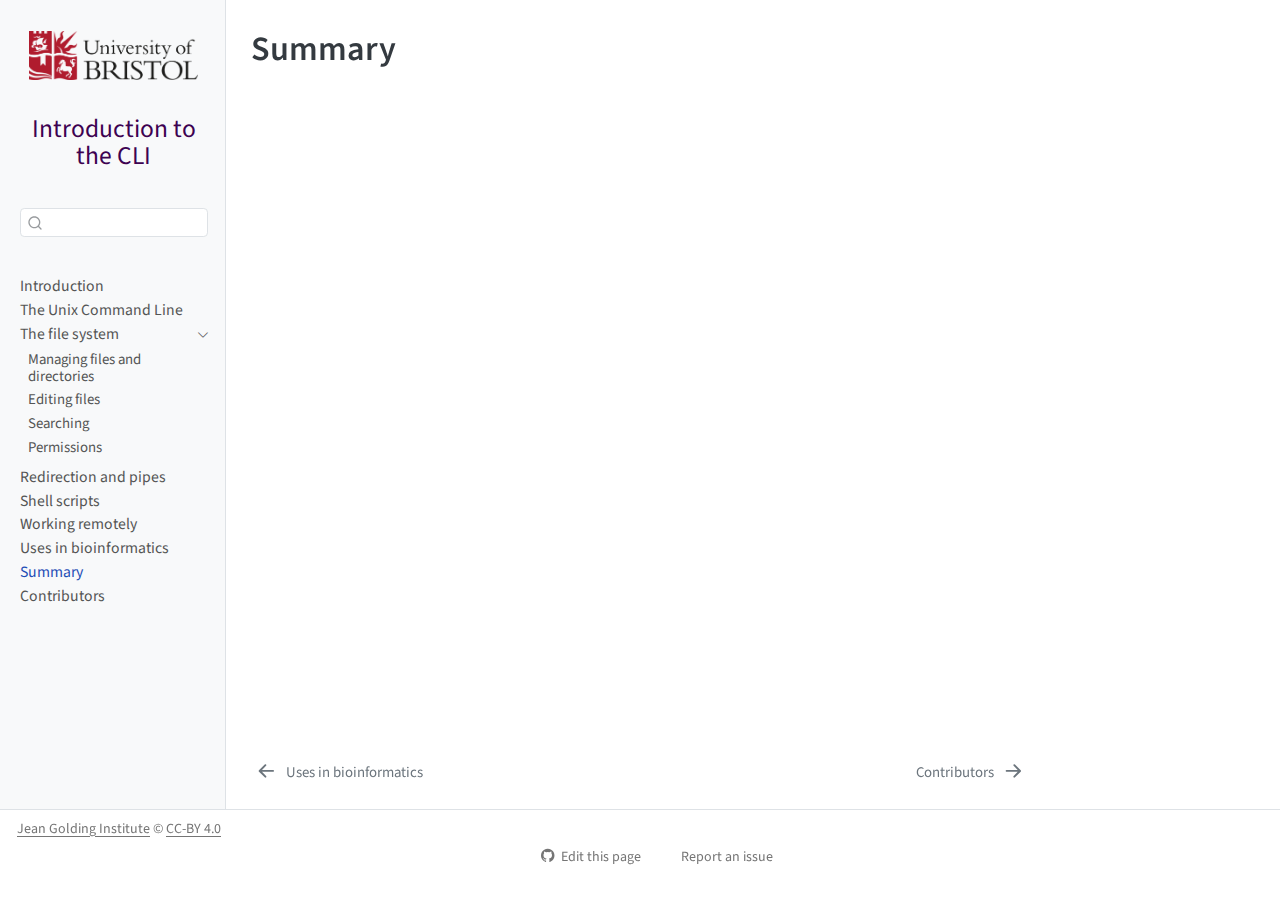
<file: pages/980-summary.html>
<!DOCTYPE html>
<html xmlns="http://www.w3.org/1999/xhtml" lang="en" xml:lang="en"><head>

<meta charset="utf-8">
<meta name="generator" content="quarto-1.8.24">

<meta name="viewport" content="width=device-width, initial-scale=1.0, user-scalable=yes">


<title>Summary – Introduction to the Command Line Interface</title>
<style>
code{white-space: pre-wrap;}
span.smallcaps{font-variant: small-caps;}
div.columns{display: flex; gap: min(4vw, 1.5em);}
div.column{flex: auto; overflow-x: auto;}
div.hanging-indent{margin-left: 1.5em; text-indent: -1.5em;}
ul.task-list{list-style: none;}
ul.task-list li input[type="checkbox"] {
  width: 0.8em;
  margin: 0 0.8em 0.2em -1em; /* quarto-specific, see https://github.com/quarto-dev/quarto-cli/issues/4556 */ 
  vertical-align: middle;
}
</style>


<script src="../site_libs/quarto-nav/quarto-nav.js"></script>
<script src="../site_libs/quarto-nav/headroom.min.js"></script>
<script src="../site_libs/clipboard/clipboard.min.js"></script>
<script src="../site_libs/quarto-search/autocomplete.umd.js"></script>
<script src="../site_libs/quarto-search/fuse.min.js"></script>
<script src="../site_libs/quarto-search/quarto-search.js"></script>
<meta name="quarto:offset" content="../">
<link href="../pages/990-contributors.html" rel="next">
<link href="../pages/070-bioinformatics.html" rel="prev">
<script src="../site_libs/quarto-html/quarto.js" type="module"></script>
<script src="../site_libs/quarto-html/tabsets/tabsets.js" type="module"></script>
<script src="../site_libs/quarto-html/axe/axe-check.js" type="module"></script>
<script src="../site_libs/quarto-html/popper.min.js"></script>
<script src="../site_libs/quarto-html/tippy.umd.min.js"></script>
<script src="../site_libs/quarto-html/anchor.min.js"></script>
<link href="../site_libs/quarto-html/tippy.css" rel="stylesheet">
<link href="../site_libs/quarto-html/quarto-syntax-highlighting-a6e161b2431e1f94a14e0f5d32135a3c.css" rel="stylesheet" id="quarto-text-highlighting-styles">
<script src="../site_libs/bootstrap/bootstrap.min.js"></script>
<link href="../site_libs/bootstrap/bootstrap-icons.css" rel="stylesheet">
<link href="../site_libs/bootstrap/bootstrap-097cfa0267562f9aba865570d4e9112e.min.css" rel="stylesheet" append-hash="true" id="quarto-bootstrap" data-mode="light">
<script id="quarto-search-options" type="application/json">{
  "location": "sidebar",
  "copy-button": false,
  "collapse-after": 3,
  "panel-placement": "start",
  "type": "textbox",
  "limit": 50,
  "keyboard-shortcut": [
    "f",
    "/",
    "s"
  ],
  "show-item-context": false,
  "language": {
    "search-no-results-text": "No results",
    "search-matching-documents-text": "matching documents",
    "search-copy-link-title": "Copy link to search",
    "search-hide-matches-text": "Hide additional matches",
    "search-more-match-text": "more match in this document",
    "search-more-matches-text": "more matches in this document",
    "search-clear-button-title": "Clear",
    "search-text-placeholder": "",
    "search-detached-cancel-button-title": "Cancel",
    "search-submit-button-title": "Submit",
    "search-label": "Search"
  }
}</script>


</head>

<body class="nav-sidebar docked quarto-light">

<div id="quarto-search-results"></div>
  <header id="quarto-header" class="headroom fixed-top">
  <nav class="quarto-secondary-nav">
    <div class="container-fluid d-flex">
      <button type="button" class="quarto-btn-toggle btn" data-bs-toggle="collapse" role="button" data-bs-target=".quarto-sidebar-collapse-item" aria-controls="quarto-sidebar" aria-expanded="false" aria-label="Toggle sidebar navigation" onclick="if (window.quartoToggleHeadroom) { window.quartoToggleHeadroom(); }">
        <i class="bi bi-layout-text-sidebar-reverse"></i>
      </button>
        <nav class="quarto-page-breadcrumbs" aria-label="breadcrumb"><ol class="breadcrumb"><li class="breadcrumb-item"><a href="../pages/980-summary.html">Summary</a></li></ol></nav>
        <a class="flex-grow-1" role="navigation" data-bs-toggle="collapse" data-bs-target=".quarto-sidebar-collapse-item" aria-controls="quarto-sidebar" aria-expanded="false" aria-label="Toggle sidebar navigation" onclick="if (window.quartoToggleHeadroom) { window.quartoToggleHeadroom(); }">      
        </a>
      <button type="button" class="btn quarto-search-button" aria-label="Search" onclick="window.quartoOpenSearch();">
        <i class="bi bi-search"></i>
      </button>
    </div>
  </nav>
</header>
<!-- content -->
<div id="quarto-content" class="quarto-container page-columns page-rows-contents page-layout-article">
<!-- sidebar -->
  <nav id="quarto-sidebar" class="sidebar collapse collapse-horizontal quarto-sidebar-collapse-item sidebar-navigation docked overflow-auto">
    <div class="pt-lg-2 mt-2 text-center sidebar-header sidebar-header-stacked">
      <a href="../index.html" class="sidebar-logo-link">
      <img src="../assets/UoB_RGB_24.png" alt="University of Bristol logo" class="sidebar-logo light-content py-0 d-lg-inline d-none">
      <img src="../assets/UoB_RGB_24.png" alt="University of Bristol logo" class="sidebar-logo dark-content py-0 d-lg-inline d-none">
      </a>
    <div class="sidebar-title mb-0 py-0">
      <a href="../">Introduction to the CLI</a> 
    </div>
      </div>
        <div class="mt-2 flex-shrink-0 align-items-center">
        <div class="sidebar-search">
        <div id="quarto-search" class="" title="Search"></div>
        </div>
        </div>
    <div class="sidebar-menu-container"> 
    <ul class="list-unstyled mt-1">
        <li class="sidebar-item">
  <div class="sidebar-item-container"> 
  <a href="../index.html" class="sidebar-item-text sidebar-link">
 <span class="menu-text">Introduction</span></a>
  </div>
</li>
        <li class="sidebar-item">
  <div class="sidebar-item-container"> 
  <a href="../pages/010-cli.html" class="sidebar-item-text sidebar-link">
 <span class="menu-text">The Unix Command Line</span></a>
  </div>
</li>
        <li class="sidebar-item sidebar-item-section">
      <div class="sidebar-item-container"> 
            <a href="../pages/020-file-system.html" class="sidebar-item-text sidebar-link">
 <span class="menu-text">The file system</span></a>
          <a class="sidebar-item-toggle text-start" data-bs-toggle="collapse" data-bs-target="#quarto-sidebar-section-1" role="navigation" aria-expanded="true" aria-label="Toggle section">
            <i class="bi bi-chevron-right ms-2"></i>
          </a> 
      </div>
      <ul id="quarto-sidebar-section-1" class="collapse list-unstyled sidebar-section depth1 show">  
          <li class="sidebar-item">
  <div class="sidebar-item-container"> 
  <a href="../pages/021-files-directories.html" class="sidebar-item-text sidebar-link">
 <span class="menu-text">Managing files and directories</span></a>
  </div>
</li>
          <li class="sidebar-item">
  <div class="sidebar-item-container"> 
  <a href="../pages/022-editing-files.html" class="sidebar-item-text sidebar-link">
 <span class="menu-text">Editing files</span></a>
  </div>
</li>
          <li class="sidebar-item">
  <div class="sidebar-item-container"> 
  <a href="../pages/023-search.html" class="sidebar-item-text sidebar-link">
 <span class="menu-text">Searching</span></a>
  </div>
</li>
          <li class="sidebar-item">
  <div class="sidebar-item-container"> 
  <a href="../pages/024-permissions.html" class="sidebar-item-text sidebar-link">
 <span class="menu-text">Permissions</span></a>
  </div>
</li>
      </ul>
  </li>
        <li class="sidebar-item">
  <div class="sidebar-item-container"> 
  <a href="../pages/030-redirection-pipes.html" class="sidebar-item-text sidebar-link">
 <span class="menu-text">Redirection and pipes</span></a>
  </div>
</li>
        <li class="sidebar-item">
  <div class="sidebar-item-container"> 
  <a href="../pages/040-scripting.html" class="sidebar-item-text sidebar-link">
 <span class="menu-text">Shell scripts</span></a>
  </div>
</li>
        <li class="sidebar-item">
  <div class="sidebar-item-container"> 
  <a href="../pages/050-remote.html" class="sidebar-item-text sidebar-link">
 <span class="menu-text">Working remotely</span></a>
  </div>
</li>
        <li class="sidebar-item">
  <div class="sidebar-item-container"> 
  <a href="../pages/070-bioinformatics.html" class="sidebar-item-text sidebar-link">
 <span class="menu-text">Uses in bioinformatics</span></a>
  </div>
</li>
        <li class="sidebar-item">
  <div class="sidebar-item-container"> 
  <a href="../pages/980-summary.html" class="sidebar-item-text sidebar-link active">
 <span class="menu-text">Summary</span></a>
  </div>
</li>
        <li class="sidebar-item">
  <div class="sidebar-item-container"> 
  <a href="../pages/990-contributors.html" class="sidebar-item-text sidebar-link">
 <span class="menu-text">Contributors</span></a>
  </div>
</li>
    </ul>
    </div>
</nav>
<div id="quarto-sidebar-glass" class="quarto-sidebar-collapse-item" data-bs-toggle="collapse" data-bs-target=".quarto-sidebar-collapse-item"></div>
<!-- margin-sidebar -->
    <div id="quarto-margin-sidebar" class="sidebar margin-sidebar zindex-bottom">
        
    </div>
<!-- main -->
<main class="content" id="quarto-document-content">

<header id="title-block-header" class="quarto-title-block default">
<div class="quarto-title">
<h1 class="title">Summary</h1>
</div>



<div class="quarto-title-meta">

    
  
    
  </div>
  


</header>





</main> <!-- /main -->
<script id="quarto-html-after-body" type="application/javascript">
  window.document.addEventListener("DOMContentLoaded", function (event) {
    const icon = "";
    const anchorJS = new window.AnchorJS();
    anchorJS.options = {
      placement: 'right',
      icon: icon
    };
    anchorJS.add('.anchored');
    const isCodeAnnotation = (el) => {
      for (const clz of el.classList) {
        if (clz.startsWith('code-annotation-')) {                     
          return true;
        }
      }
      return false;
    }
    const onCopySuccess = function(e) {
      // button target
      const button = e.trigger;
      // don't keep focus
      button.blur();
      // flash "checked"
      button.classList.add('code-copy-button-checked');
      var currentTitle = button.getAttribute("title");
      button.setAttribute("title", "Copied!");
      let tooltip;
      if (window.bootstrap) {
        button.setAttribute("data-bs-toggle", "tooltip");
        button.setAttribute("data-bs-placement", "left");
        button.setAttribute("data-bs-title", "Copied!");
        tooltip = new bootstrap.Tooltip(button, 
          { trigger: "manual", 
            customClass: "code-copy-button-tooltip",
            offset: [0, -8]});
        tooltip.show();    
      }
      setTimeout(function() {
        if (tooltip) {
          tooltip.hide();
          button.removeAttribute("data-bs-title");
          button.removeAttribute("data-bs-toggle");
          button.removeAttribute("data-bs-placement");
        }
        button.setAttribute("title", currentTitle);
        button.classList.remove('code-copy-button-checked');
      }, 1000);
      // clear code selection
      e.clearSelection();
    }
    const getTextToCopy = function(trigger) {
      const outerScaffold = trigger.parentElement.cloneNode(true);
      const codeEl = outerScaffold.querySelector('code');
      for (const childEl of codeEl.children) {
        if (isCodeAnnotation(childEl)) {
          childEl.remove();
        }
      }
      return codeEl.innerText;
    }
    const clipboard = new window.ClipboardJS('.code-copy-button:not([data-in-quarto-modal])', {
      text: getTextToCopy
    });
    clipboard.on('success', onCopySuccess);
    if (window.document.getElementById('quarto-embedded-source-code-modal')) {
      const clipboardModal = new window.ClipboardJS('.code-copy-button[data-in-quarto-modal]', {
        text: getTextToCopy,
        container: window.document.getElementById('quarto-embedded-source-code-modal')
      });
      clipboardModal.on('success', onCopySuccess);
    }
      var localhostRegex = new RegExp(/^(?:http|https):\/\/localhost\:?[0-9]*\//);
      var mailtoRegex = new RegExp(/^mailto:/);
        var filterRegex = new RegExp('/' + window.location.host + '/');
      var isInternal = (href) => {
          return filterRegex.test(href) || localhostRegex.test(href) || mailtoRegex.test(href);
      }
      // Inspect non-navigation links and adorn them if external
     var links = window.document.querySelectorAll('a[href]:not(.nav-link):not(.navbar-brand):not(.toc-action):not(.sidebar-link):not(.sidebar-item-toggle):not(.pagination-link):not(.no-external):not([aria-hidden]):not(.dropdown-item):not(.quarto-navigation-tool):not(.about-link)');
      for (var i=0; i<links.length; i++) {
        const link = links[i];
        if (!isInternal(link.href)) {
          // undo the damage that might have been done by quarto-nav.js in the case of
          // links that we want to consider external
          if (link.dataset.originalHref !== undefined) {
            link.href = link.dataset.originalHref;
          }
        }
      }
    function tippyHover(el, contentFn, onTriggerFn, onUntriggerFn) {
      const config = {
        allowHTML: true,
        maxWidth: 500,
        delay: 100,
        arrow: false,
        appendTo: function(el) {
            return el.parentElement;
        },
        interactive: true,
        interactiveBorder: 10,
        theme: 'quarto',
        placement: 'bottom-start',
      };
      if (contentFn) {
        config.content = contentFn;
      }
      if (onTriggerFn) {
        config.onTrigger = onTriggerFn;
      }
      if (onUntriggerFn) {
        config.onUntrigger = onUntriggerFn;
      }
      window.tippy(el, config); 
    }
    const noterefs = window.document.querySelectorAll('a[role="doc-noteref"]');
    for (var i=0; i<noterefs.length; i++) {
      const ref = noterefs[i];
      tippyHover(ref, function() {
        // use id or data attribute instead here
        let href = ref.getAttribute('data-footnote-href') || ref.getAttribute('href');
        try { href = new URL(href).hash; } catch {}
        const id = href.replace(/^#\/?/, "");
        const note = window.document.getElementById(id);
        if (note) {
          return note.innerHTML;
        } else {
          return "";
        }
      });
    }
    const xrefs = window.document.querySelectorAll('a.quarto-xref');
    const processXRef = (id, note) => {
      // Strip column container classes
      const stripColumnClz = (el) => {
        el.classList.remove("page-full", "page-columns");
        if (el.children) {
          for (const child of el.children) {
            stripColumnClz(child);
          }
        }
      }
      stripColumnClz(note)
      if (id === null || id.startsWith('sec-')) {
        // Special case sections, only their first couple elements
        const container = document.createElement("div");
        if (note.children && note.children.length > 2) {
          container.appendChild(note.children[0].cloneNode(true));
          for (let i = 1; i < note.children.length; i++) {
            const child = note.children[i];
            if (child.tagName === "P" && child.innerText === "") {
              continue;
            } else {
              container.appendChild(child.cloneNode(true));
              break;
            }
          }
          if (window.Quarto?.typesetMath) {
            window.Quarto.typesetMath(container);
          }
          return container.innerHTML
        } else {
          if (window.Quarto?.typesetMath) {
            window.Quarto.typesetMath(note);
          }
          return note.innerHTML;
        }
      } else {
        // Remove any anchor links if they are present
        const anchorLink = note.querySelector('a.anchorjs-link');
        if (anchorLink) {
          anchorLink.remove();
        }
        if (window.Quarto?.typesetMath) {
          window.Quarto.typesetMath(note);
        }
        if (note.classList.contains("callout")) {
          return note.outerHTML;
        } else {
          return note.innerHTML;
        }
      }
    }
    for (var i=0; i<xrefs.length; i++) {
      const xref = xrefs[i];
      tippyHover(xref, undefined, function(instance) {
        instance.disable();
        let url = xref.getAttribute('href');
        let hash = undefined; 
        if (url.startsWith('#')) {
          hash = url;
        } else {
          try { hash = new URL(url).hash; } catch {}
        }
        if (hash) {
          const id = hash.replace(/^#\/?/, "");
          const note = window.document.getElementById(id);
          if (note !== null) {
            try {
              const html = processXRef(id, note.cloneNode(true));
              instance.setContent(html);
            } finally {
              instance.enable();
              instance.show();
            }
          } else {
            // See if we can fetch this
            fetch(url.split('#')[0])
            .then(res => res.text())
            .then(html => {
              const parser = new DOMParser();
              const htmlDoc = parser.parseFromString(html, "text/html");
              const note = htmlDoc.getElementById(id);
              if (note !== null) {
                const html = processXRef(id, note);
                instance.setContent(html);
              } 
            }).finally(() => {
              instance.enable();
              instance.show();
            });
          }
        } else {
          // See if we can fetch a full url (with no hash to target)
          // This is a special case and we should probably do some content thinning / targeting
          fetch(url)
          .then(res => res.text())
          .then(html => {
            const parser = new DOMParser();
            const htmlDoc = parser.parseFromString(html, "text/html");
            const note = htmlDoc.querySelector('main.content');
            if (note !== null) {
              // This should only happen for chapter cross references
              // (since there is no id in the URL)
              // remove the first header
              if (note.children.length > 0 && note.children[0].tagName === "HEADER") {
                note.children[0].remove();
              }
              const html = processXRef(null, note);
              instance.setContent(html);
            } 
          }).finally(() => {
            instance.enable();
            instance.show();
          });
        }
      }, function(instance) {
      });
    }
        let selectedAnnoteEl;
        const selectorForAnnotation = ( cell, annotation) => {
          let cellAttr = 'data-code-cell="' + cell + '"';
          let lineAttr = 'data-code-annotation="' +  annotation + '"';
          const selector = 'span[' + cellAttr + '][' + lineAttr + ']';
          return selector;
        }
        const selectCodeLines = (annoteEl) => {
          const doc = window.document;
          const targetCell = annoteEl.getAttribute("data-target-cell");
          const targetAnnotation = annoteEl.getAttribute("data-target-annotation");
          const annoteSpan = window.document.querySelector(selectorForAnnotation(targetCell, targetAnnotation));
          const lines = annoteSpan.getAttribute("data-code-lines").split(",");
          const lineIds = lines.map((line) => {
            return targetCell + "-" + line;
          })
          let top = null;
          let height = null;
          let parent = null;
          if (lineIds.length > 0) {
              //compute the position of the single el (top and bottom and make a div)
              const el = window.document.getElementById(lineIds[0]);
              top = el.offsetTop;
              height = el.offsetHeight;
              parent = el.parentElement.parentElement;
            if (lineIds.length > 1) {
              const lastEl = window.document.getElementById(lineIds[lineIds.length - 1]);
              const bottom = lastEl.offsetTop + lastEl.offsetHeight;
              height = bottom - top;
            }
            if (top !== null && height !== null && parent !== null) {
              // cook up a div (if necessary) and position it 
              let div = window.document.getElementById("code-annotation-line-highlight");
              if (div === null) {
                div = window.document.createElement("div");
                div.setAttribute("id", "code-annotation-line-highlight");
                div.style.position = 'absolute';
                parent.appendChild(div);
              }
              div.style.top = top - 2 + "px";
              div.style.height = height + 4 + "px";
              div.style.left = 0;
              let gutterDiv = window.document.getElementById("code-annotation-line-highlight-gutter");
              if (gutterDiv === null) {
                gutterDiv = window.document.createElement("div");
                gutterDiv.setAttribute("id", "code-annotation-line-highlight-gutter");
                gutterDiv.style.position = 'absolute';
                const codeCell = window.document.getElementById(targetCell);
                const gutter = codeCell.querySelector('.code-annotation-gutter');
                gutter.appendChild(gutterDiv);
              }
              gutterDiv.style.top = top - 2 + "px";
              gutterDiv.style.height = height + 4 + "px";
            }
            selectedAnnoteEl = annoteEl;
          }
        };
        const unselectCodeLines = () => {
          const elementsIds = ["code-annotation-line-highlight", "code-annotation-line-highlight-gutter"];
          elementsIds.forEach((elId) => {
            const div = window.document.getElementById(elId);
            if (div) {
              div.remove();
            }
          });
          selectedAnnoteEl = undefined;
        };
          // Handle positioning of the toggle
      window.addEventListener(
        "resize",
        throttle(() => {
          elRect = undefined;
          if (selectedAnnoteEl) {
            selectCodeLines(selectedAnnoteEl);
          }
        }, 10)
      );
      function throttle(fn, ms) {
      let throttle = false;
      let timer;
        return (...args) => {
          if(!throttle) { // first call gets through
              fn.apply(this, args);
              throttle = true;
          } else { // all the others get throttled
              if(timer) clearTimeout(timer); // cancel #2
              timer = setTimeout(() => {
                fn.apply(this, args);
                timer = throttle = false;
              }, ms);
          }
        };
      }
        // Attach click handler to the DT
        const annoteDls = window.document.querySelectorAll('dt[data-target-cell]');
        for (const annoteDlNode of annoteDls) {
          annoteDlNode.addEventListener('click', (event) => {
            const clickedEl = event.target;
            if (clickedEl !== selectedAnnoteEl) {
              unselectCodeLines();
              const activeEl = window.document.querySelector('dt[data-target-cell].code-annotation-active');
              if (activeEl) {
                activeEl.classList.remove('code-annotation-active');
              }
              selectCodeLines(clickedEl);
              clickedEl.classList.add('code-annotation-active');
            } else {
              // Unselect the line
              unselectCodeLines();
              clickedEl.classList.remove('code-annotation-active');
            }
          });
        }
    const findCites = (el) => {
      const parentEl = el.parentElement;
      if (parentEl) {
        const cites = parentEl.dataset.cites;
        if (cites) {
          return {
            el,
            cites: cites.split(' ')
          };
        } else {
          return findCites(el.parentElement)
        }
      } else {
        return undefined;
      }
    };
    var bibliorefs = window.document.querySelectorAll('a[role="doc-biblioref"]');
    for (var i=0; i<bibliorefs.length; i++) {
      const ref = bibliorefs[i];
      const citeInfo = findCites(ref);
      if (citeInfo) {
        tippyHover(citeInfo.el, function() {
          var popup = window.document.createElement('div');
          citeInfo.cites.forEach(function(cite) {
            var citeDiv = window.document.createElement('div');
            citeDiv.classList.add('hanging-indent');
            citeDiv.classList.add('csl-entry');
            var biblioDiv = window.document.getElementById('ref-' + cite);
            if (biblioDiv) {
              citeDiv.innerHTML = biblioDiv.innerHTML;
            }
            popup.appendChild(citeDiv);
          });
          return popup.innerHTML;
        });
      }
    }
  });
  </script>
<nav class="page-navigation">
  <div class="nav-page nav-page-previous">
      <a href="../pages/070-bioinformatics.html" class="pagination-link" aria-label="Uses in bioinformatics">
        <i class="bi bi-arrow-left-short"></i> <span class="nav-page-text">Uses in bioinformatics</span>
      </a>          
  </div>
  <div class="nav-page nav-page-next">
      <a href="../pages/990-contributors.html" class="pagination-link" aria-label="Contributors">
        <span class="nav-page-text">Contributors</span> <i class="bi bi-arrow-right-short"></i>
      </a>
  </div>
</nav>
</div> <!-- /content -->
<footer class="footer">
  <div class="nav-footer">
    <div class="nav-footer-left">
<p><a href="https://www.bristol.ac.uk/golding/">Jean Golding Institute</a> © <a href="http://creativecommons.org/licenses/by/4.0/">CC-BY 4.0</a></p>
</div>   
    <div class="nav-footer-center">
      &nbsp;
    <div class="toc-actions"><ul><li><a href="https://github.com/bristol-training/introduction-to-cli/edit/main/pages/980-summary.qmd" class="toc-action"><i class="bi bi-github"></i>Edit this page</a></li><li><a href="https://github.com/bristol-training/introduction-to-cli/issues/new" class="toc-action"><i class="bi empty"></i>Report an issue</a></li></ul></div></div>
    <div class="nav-footer-right">
      &nbsp;
    </div>
  </div>
</footer>




</body></html>
</file>
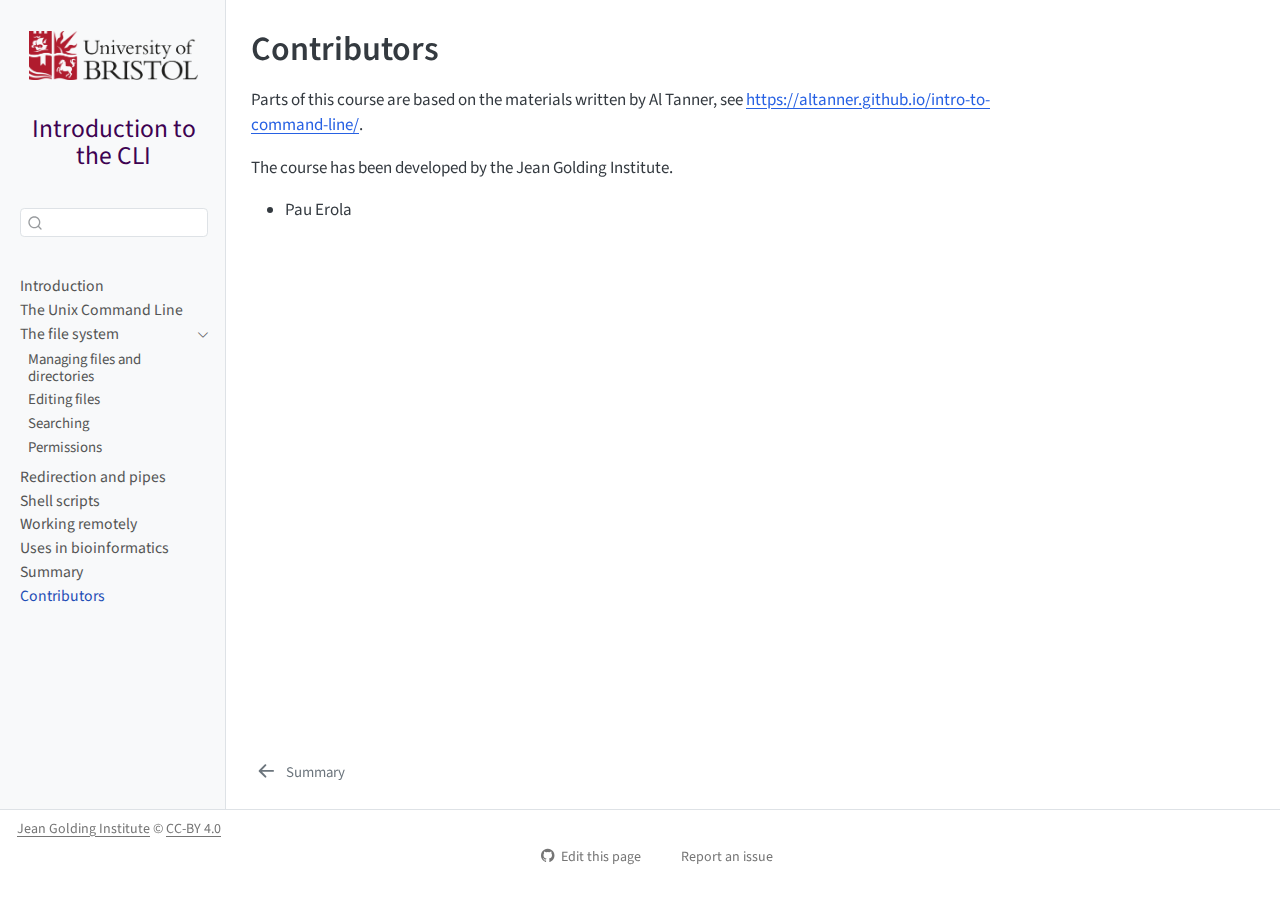
<file: pages/990-contributors.html>
<!DOCTYPE html>
<html xmlns="http://www.w3.org/1999/xhtml" lang="en" xml:lang="en"><head>

<meta charset="utf-8">
<meta name="generator" content="quarto-1.8.25">

<meta name="viewport" content="width=device-width, initial-scale=1.0, user-scalable=yes">


<title>Contributors – Introduction to the Command Line Interface</title>
<style>
code{white-space: pre-wrap;}
span.smallcaps{font-variant: small-caps;}
div.columns{display: flex; gap: min(4vw, 1.5em);}
div.column{flex: auto; overflow-x: auto;}
div.hanging-indent{margin-left: 1.5em; text-indent: -1.5em;}
ul.task-list{list-style: none;}
ul.task-list li input[type="checkbox"] {
  width: 0.8em;
  margin: 0 0.8em 0.2em -1em; /* quarto-specific, see https://github.com/quarto-dev/quarto-cli/issues/4556 */ 
  vertical-align: middle;
}
</style>


<script src="../site_libs/quarto-nav/quarto-nav.js"></script>
<script src="../site_libs/quarto-nav/headroom.min.js"></script>
<script src="../site_libs/clipboard/clipboard.min.js"></script>
<script src="../site_libs/quarto-search/autocomplete.umd.js"></script>
<script src="../site_libs/quarto-search/fuse.min.js"></script>
<script src="../site_libs/quarto-search/quarto-search.js"></script>
<meta name="quarto:offset" content="../">
<link href="../pages/980-summary.html" rel="prev">
<script src="../site_libs/quarto-html/quarto.js" type="module"></script>
<script src="../site_libs/quarto-html/tabsets/tabsets.js" type="module"></script>
<script src="../site_libs/quarto-html/axe/axe-check.js" type="module"></script>
<script src="../site_libs/quarto-html/popper.min.js"></script>
<script src="../site_libs/quarto-html/tippy.umd.min.js"></script>
<script src="../site_libs/quarto-html/anchor.min.js"></script>
<link href="../site_libs/quarto-html/tippy.css" rel="stylesheet">
<link href="../site_libs/quarto-html/quarto-syntax-highlighting-065a5179aebd64318d7ea99d77b64a9e.css" rel="stylesheet" id="quarto-text-highlighting-styles">
<script src="../site_libs/bootstrap/bootstrap.min.js"></script>
<link href="../site_libs/bootstrap/bootstrap-icons.css" rel="stylesheet">
<link href="../site_libs/bootstrap/bootstrap-77772dfc875d0a805c503cb1c199bdc7.min.css" rel="stylesheet" append-hash="true" id="quarto-bootstrap" data-mode="light">
<script id="quarto-search-options" type="application/json">{
  "location": "sidebar",
  "copy-button": false,
  "collapse-after": 3,
  "panel-placement": "start",
  "type": "textbox",
  "limit": 50,
  "keyboard-shortcut": [
    "f",
    "/",
    "s"
  ],
  "show-item-context": false,
  "language": {
    "search-no-results-text": "No results",
    "search-matching-documents-text": "matching documents",
    "search-copy-link-title": "Copy link to search",
    "search-hide-matches-text": "Hide additional matches",
    "search-more-match-text": "more match in this document",
    "search-more-matches-text": "more matches in this document",
    "search-clear-button-title": "Clear",
    "search-text-placeholder": "",
    "search-detached-cancel-button-title": "Cancel",
    "search-submit-button-title": "Submit",
    "search-label": "Search"
  }
}</script>


</head>

<body class="nav-sidebar docked quarto-light">

<div id="quarto-search-results"></div>
  <header id="quarto-header" class="headroom fixed-top">
  <nav class="quarto-secondary-nav">
    <div class="container-fluid d-flex">
      <button type="button" class="quarto-btn-toggle btn" data-bs-toggle="collapse" role="button" data-bs-target=".quarto-sidebar-collapse-item" aria-controls="quarto-sidebar" aria-expanded="false" aria-label="Toggle sidebar navigation" onclick="if (window.quartoToggleHeadroom) { window.quartoToggleHeadroom(); }">
        <i class="bi bi-layout-text-sidebar-reverse"></i>
      </button>
        <nav class="quarto-page-breadcrumbs" aria-label="breadcrumb"><ol class="breadcrumb"><li class="breadcrumb-item"><a href="../pages/990-contributors.html">Contributors</a></li></ol></nav>
        <a class="flex-grow-1" role="navigation" data-bs-toggle="collapse" data-bs-target=".quarto-sidebar-collapse-item" aria-controls="quarto-sidebar" aria-expanded="false" aria-label="Toggle sidebar navigation" onclick="if (window.quartoToggleHeadroom) { window.quartoToggleHeadroom(); }">      
        </a>
      <button type="button" class="btn quarto-search-button" aria-label="Search" onclick="window.quartoOpenSearch();">
        <i class="bi bi-search"></i>
      </button>
    </div>
  </nav>
</header>
<!-- content -->
<div id="quarto-content" class="quarto-container page-columns page-rows-contents page-layout-article">
<!-- sidebar -->
  <nav id="quarto-sidebar" class="sidebar collapse collapse-horizontal quarto-sidebar-collapse-item sidebar-navigation docked overflow-auto">
    <div class="pt-lg-2 mt-2 text-center sidebar-header sidebar-header-stacked">
      <a href="../index.html" class="sidebar-logo-link">
      <img src="../assets/UoB_RGB_24.png" alt="University of Bristol logo" class="sidebar-logo light-content py-0 d-lg-inline d-none">
      <img src="../assets/UoB_RGB_24.png" alt="University of Bristol logo" class="sidebar-logo dark-content py-0 d-lg-inline d-none">
      </a>
    <div class="sidebar-title mb-0 py-0">
      <a href="../">Introduction to the CLI</a> 
    </div>
      </div>
        <div class="mt-2 flex-shrink-0 align-items-center">
        <div class="sidebar-search">
        <div id="quarto-search" class="" title="Search"></div>
        </div>
        </div>
    <div class="sidebar-menu-container"> 
    <ul class="list-unstyled mt-1">
        <li class="sidebar-item">
  <div class="sidebar-item-container"> 
  <a href="../index.html" class="sidebar-item-text sidebar-link">
 <span class="menu-text">Introduction</span></a>
  </div>
</li>
        <li class="sidebar-item">
  <div class="sidebar-item-container"> 
  <a href="../pages/010-cli.html" class="sidebar-item-text sidebar-link">
 <span class="menu-text">The Unix Command Line</span></a>
  </div>
</li>
        <li class="sidebar-item sidebar-item-section">
      <div class="sidebar-item-container"> 
            <a href="../pages/020-file-system.html" class="sidebar-item-text sidebar-link">
 <span class="menu-text">The file system</span></a>
          <a class="sidebar-item-toggle text-start" data-bs-toggle="collapse" data-bs-target="#quarto-sidebar-section-1" role="navigation" aria-expanded="true" aria-label="Toggle section">
            <i class="bi bi-chevron-right ms-2"></i>
          </a> 
      </div>
      <ul id="quarto-sidebar-section-1" class="collapse list-unstyled sidebar-section depth1 show">  
          <li class="sidebar-item">
  <div class="sidebar-item-container"> 
  <a href="../pages/021-files-directories.html" class="sidebar-item-text sidebar-link">
 <span class="menu-text">Managing files and directories</span></a>
  </div>
</li>
          <li class="sidebar-item">
  <div class="sidebar-item-container"> 
  <a href="../pages/022-editing-files.html" class="sidebar-item-text sidebar-link">
 <span class="menu-text">Editing files</span></a>
  </div>
</li>
          <li class="sidebar-item">
  <div class="sidebar-item-container"> 
  <a href="../pages/023-search.html" class="sidebar-item-text sidebar-link">
 <span class="menu-text">Searching</span></a>
  </div>
</li>
          <li class="sidebar-item">
  <div class="sidebar-item-container"> 
  <a href="../pages/024-permissions.html" class="sidebar-item-text sidebar-link">
 <span class="menu-text">Permissions</span></a>
  </div>
</li>
      </ul>
  </li>
        <li class="sidebar-item">
  <div class="sidebar-item-container"> 
  <a href="../pages/030-redirection-pipes.html" class="sidebar-item-text sidebar-link">
 <span class="menu-text">Redirection and pipes</span></a>
  </div>
</li>
        <li class="sidebar-item">
  <div class="sidebar-item-container"> 
  <a href="../pages/040-scripting.html" class="sidebar-item-text sidebar-link">
 <span class="menu-text">Shell scripts</span></a>
  </div>
</li>
        <li class="sidebar-item">
  <div class="sidebar-item-container"> 
  <a href="../pages/050-remote.html" class="sidebar-item-text sidebar-link">
 <span class="menu-text">Working remotely</span></a>
  </div>
</li>
        <li class="sidebar-item">
  <div class="sidebar-item-container"> 
  <a href="../pages/070-bioinformatics.html" class="sidebar-item-text sidebar-link">
 <span class="menu-text">Uses in bioinformatics</span></a>
  </div>
</li>
        <li class="sidebar-item">
  <div class="sidebar-item-container"> 
  <a href="../pages/980-summary.html" class="sidebar-item-text sidebar-link">
 <span class="menu-text">Summary</span></a>
  </div>
</li>
        <li class="sidebar-item">
  <div class="sidebar-item-container"> 
  <a href="../pages/990-contributors.html" class="sidebar-item-text sidebar-link active">
 <span class="menu-text">Contributors</span></a>
  </div>
</li>
    </ul>
    </div>
</nav>
<div id="quarto-sidebar-glass" class="quarto-sidebar-collapse-item" data-bs-toggle="collapse" data-bs-target=".quarto-sidebar-collapse-item"></div>
<!-- margin-sidebar -->
    <div id="quarto-margin-sidebar" class="sidebar margin-sidebar zindex-bottom">
        
    </div>
<!-- main -->
<main class="content" id="quarto-document-content">

<header id="title-block-header" class="quarto-title-block default">
<div class="quarto-title">
<h1 class="title">Contributors</h1>
</div>



<div class="quarto-title-meta">

    
  
    
  </div>
  


</header>


<p>Parts of this course are based on the materials written by Al Tanner, see <a href="https://altanner.github.io/intro-to-command-line/" class="uri">https://altanner.github.io/intro-to-command-line/</a>.</p>
<p>The course has been developed by the Jean Golding Institute.</p>
<ul>
<li>Pau Erola</li>
</ul>



</main> <!-- /main -->
<script id="quarto-html-after-body" type="application/javascript">
  window.document.addEventListener("DOMContentLoaded", function (event) {
    const icon = "";
    const anchorJS = new window.AnchorJS();
    anchorJS.options = {
      placement: 'right',
      icon: icon
    };
    anchorJS.add('.anchored');
    const isCodeAnnotation = (el) => {
      for (const clz of el.classList) {
        if (clz.startsWith('code-annotation-')) {                     
          return true;
        }
      }
      return false;
    }
    const onCopySuccess = function(e) {
      // button target
      const button = e.trigger;
      // don't keep focus
      button.blur();
      // flash "checked"
      button.classList.add('code-copy-button-checked');
      var currentTitle = button.getAttribute("title");
      button.setAttribute("title", "Copied!");
      let tooltip;
      if (window.bootstrap) {
        button.setAttribute("data-bs-toggle", "tooltip");
        button.setAttribute("data-bs-placement", "left");
        button.setAttribute("data-bs-title", "Copied!");
        tooltip = new bootstrap.Tooltip(button, 
          { trigger: "manual", 
            customClass: "code-copy-button-tooltip",
            offset: [0, -8]});
        tooltip.show();    
      }
      setTimeout(function() {
        if (tooltip) {
          tooltip.hide();
          button.removeAttribute("data-bs-title");
          button.removeAttribute("data-bs-toggle");
          button.removeAttribute("data-bs-placement");
        }
        button.setAttribute("title", currentTitle);
        button.classList.remove('code-copy-button-checked');
      }, 1000);
      // clear code selection
      e.clearSelection();
    }
    const getTextToCopy = function(trigger) {
      const outerScaffold = trigger.parentElement.cloneNode(true);
      const codeEl = outerScaffold.querySelector('code');
      for (const childEl of codeEl.children) {
        if (isCodeAnnotation(childEl)) {
          childEl.remove();
        }
      }
      return codeEl.innerText;
    }
    const clipboard = new window.ClipboardJS('.code-copy-button:not([data-in-quarto-modal])', {
      text: getTextToCopy
    });
    clipboard.on('success', onCopySuccess);
    if (window.document.getElementById('quarto-embedded-source-code-modal')) {
      const clipboardModal = new window.ClipboardJS('.code-copy-button[data-in-quarto-modal]', {
        text: getTextToCopy,
        container: window.document.getElementById('quarto-embedded-source-code-modal')
      });
      clipboardModal.on('success', onCopySuccess);
    }
      var localhostRegex = new RegExp(/^(?:http|https):\/\/localhost\:?[0-9]*\//);
      var mailtoRegex = new RegExp(/^mailto:/);
        var filterRegex = new RegExp('/' + window.location.host + '/');
      var isInternal = (href) => {
          return filterRegex.test(href) || localhostRegex.test(href) || mailtoRegex.test(href);
      }
      // Inspect non-navigation links and adorn them if external
     var links = window.document.querySelectorAll('a[href]:not(.nav-link):not(.navbar-brand):not(.toc-action):not(.sidebar-link):not(.sidebar-item-toggle):not(.pagination-link):not(.no-external):not([aria-hidden]):not(.dropdown-item):not(.quarto-navigation-tool):not(.about-link)');
      for (var i=0; i<links.length; i++) {
        const link = links[i];
        if (!isInternal(link.href)) {
          // undo the damage that might have been done by quarto-nav.js in the case of
          // links that we want to consider external
          if (link.dataset.originalHref !== undefined) {
            link.href = link.dataset.originalHref;
          }
        }
      }
    function tippyHover(el, contentFn, onTriggerFn, onUntriggerFn) {
      const config = {
        allowHTML: true,
        maxWidth: 500,
        delay: 100,
        arrow: false,
        appendTo: function(el) {
            return el.parentElement;
        },
        interactive: true,
        interactiveBorder: 10,
        theme: 'quarto',
        placement: 'bottom-start',
      };
      if (contentFn) {
        config.content = contentFn;
      }
      if (onTriggerFn) {
        config.onTrigger = onTriggerFn;
      }
      if (onUntriggerFn) {
        config.onUntrigger = onUntriggerFn;
      }
      window.tippy(el, config); 
    }
    const noterefs = window.document.querySelectorAll('a[role="doc-noteref"]');
    for (var i=0; i<noterefs.length; i++) {
      const ref = noterefs[i];
      tippyHover(ref, function() {
        // use id or data attribute instead here
        let href = ref.getAttribute('data-footnote-href') || ref.getAttribute('href');
        try { href = new URL(href).hash; } catch {}
        const id = href.replace(/^#\/?/, "");
        const note = window.document.getElementById(id);
        if (note) {
          return note.innerHTML;
        } else {
          return "";
        }
      });
    }
    const xrefs = window.document.querySelectorAll('a.quarto-xref');
    const processXRef = (id, note) => {
      // Strip column container classes
      const stripColumnClz = (el) => {
        el.classList.remove("page-full", "page-columns");
        if (el.children) {
          for (const child of el.children) {
            stripColumnClz(child);
          }
        }
      }
      stripColumnClz(note)
      if (id === null || id.startsWith('sec-')) {
        // Special case sections, only their first couple elements
        const container = document.createElement("div");
        if (note.children && note.children.length > 2) {
          container.appendChild(note.children[0].cloneNode(true));
          for (let i = 1; i < note.children.length; i++) {
            const child = note.children[i];
            if (child.tagName === "P" && child.innerText === "") {
              continue;
            } else {
              container.appendChild(child.cloneNode(true));
              break;
            }
          }
          if (window.Quarto?.typesetMath) {
            window.Quarto.typesetMath(container);
          }
          return container.innerHTML
        } else {
          if (window.Quarto?.typesetMath) {
            window.Quarto.typesetMath(note);
          }
          return note.innerHTML;
        }
      } else {
        // Remove any anchor links if they are present
        const anchorLink = note.querySelector('a.anchorjs-link');
        if (anchorLink) {
          anchorLink.remove();
        }
        if (window.Quarto?.typesetMath) {
          window.Quarto.typesetMath(note);
        }
        if (note.classList.contains("callout")) {
          return note.outerHTML;
        } else {
          return note.innerHTML;
        }
      }
    }
    for (var i=0; i<xrefs.length; i++) {
      const xref = xrefs[i];
      tippyHover(xref, undefined, function(instance) {
        instance.disable();
        let url = xref.getAttribute('href');
        let hash = undefined; 
        if (url.startsWith('#')) {
          hash = url;
        } else {
          try { hash = new URL(url).hash; } catch {}
        }
        if (hash) {
          const id = hash.replace(/^#\/?/, "");
          const note = window.document.getElementById(id);
          if (note !== null) {
            try {
              const html = processXRef(id, note.cloneNode(true));
              instance.setContent(html);
            } finally {
              instance.enable();
              instance.show();
            }
          } else {
            // See if we can fetch this
            fetch(url.split('#')[0])
            .then(res => res.text())
            .then(html => {
              const parser = new DOMParser();
              const htmlDoc = parser.parseFromString(html, "text/html");
              const note = htmlDoc.getElementById(id);
              if (note !== null) {
                const html = processXRef(id, note);
                instance.setContent(html);
              } 
            }).finally(() => {
              instance.enable();
              instance.show();
            });
          }
        } else {
          // See if we can fetch a full url (with no hash to target)
          // This is a special case and we should probably do some content thinning / targeting
          fetch(url)
          .then(res => res.text())
          .then(html => {
            const parser = new DOMParser();
            const htmlDoc = parser.parseFromString(html, "text/html");
            const note = htmlDoc.querySelector('main.content');
            if (note !== null) {
              // This should only happen for chapter cross references
              // (since there is no id in the URL)
              // remove the first header
              if (note.children.length > 0 && note.children[0].tagName === "HEADER") {
                note.children[0].remove();
              }
              const html = processXRef(null, note);
              instance.setContent(html);
            } 
          }).finally(() => {
            instance.enable();
            instance.show();
          });
        }
      }, function(instance) {
      });
    }
        let selectedAnnoteEl;
        const selectorForAnnotation = ( cell, annotation) => {
          let cellAttr = 'data-code-cell="' + cell + '"';
          let lineAttr = 'data-code-annotation="' +  annotation + '"';
          const selector = 'span[' + cellAttr + '][' + lineAttr + ']';
          return selector;
        }
        const selectCodeLines = (annoteEl) => {
          const doc = window.document;
          const targetCell = annoteEl.getAttribute("data-target-cell");
          const targetAnnotation = annoteEl.getAttribute("data-target-annotation");
          const annoteSpan = window.document.querySelector(selectorForAnnotation(targetCell, targetAnnotation));
          const lines = annoteSpan.getAttribute("data-code-lines").split(",");
          const lineIds = lines.map((line) => {
            return targetCell + "-" + line;
          })
          let top = null;
          let height = null;
          let parent = null;
          if (lineIds.length > 0) {
              //compute the position of the single el (top and bottom and make a div)
              const el = window.document.getElementById(lineIds[0]);
              top = el.offsetTop;
              height = el.offsetHeight;
              parent = el.parentElement.parentElement;
            if (lineIds.length > 1) {
              const lastEl = window.document.getElementById(lineIds[lineIds.length - 1]);
              const bottom = lastEl.offsetTop + lastEl.offsetHeight;
              height = bottom - top;
            }
            if (top !== null && height !== null && parent !== null) {
              // cook up a div (if necessary) and position it 
              let div = window.document.getElementById("code-annotation-line-highlight");
              if (div === null) {
                div = window.document.createElement("div");
                div.setAttribute("id", "code-annotation-line-highlight");
                div.style.position = 'absolute';
                parent.appendChild(div);
              }
              div.style.top = top - 2 + "px";
              div.style.height = height + 4 + "px";
              div.style.left = 0;
              let gutterDiv = window.document.getElementById("code-annotation-line-highlight-gutter");
              if (gutterDiv === null) {
                gutterDiv = window.document.createElement("div");
                gutterDiv.setAttribute("id", "code-annotation-line-highlight-gutter");
                gutterDiv.style.position = 'absolute';
                const codeCell = window.document.getElementById(targetCell);
                const gutter = codeCell.querySelector('.code-annotation-gutter');
                gutter.appendChild(gutterDiv);
              }
              gutterDiv.style.top = top - 2 + "px";
              gutterDiv.style.height = height + 4 + "px";
            }
            selectedAnnoteEl = annoteEl;
          }
        };
        const unselectCodeLines = () => {
          const elementsIds = ["code-annotation-line-highlight", "code-annotation-line-highlight-gutter"];
          elementsIds.forEach((elId) => {
            const div = window.document.getElementById(elId);
            if (div) {
              div.remove();
            }
          });
          selectedAnnoteEl = undefined;
        };
          // Handle positioning of the toggle
      window.addEventListener(
        "resize",
        throttle(() => {
          elRect = undefined;
          if (selectedAnnoteEl) {
            selectCodeLines(selectedAnnoteEl);
          }
        }, 10)
      );
      function throttle(fn, ms) {
      let throttle = false;
      let timer;
        return (...args) => {
          if(!throttle) { // first call gets through
              fn.apply(this, args);
              throttle = true;
          } else { // all the others get throttled
              if(timer) clearTimeout(timer); // cancel #2
              timer = setTimeout(() => {
                fn.apply(this, args);
                timer = throttle = false;
              }, ms);
          }
        };
      }
        // Attach click handler to the DT
        const annoteDls = window.document.querySelectorAll('dt[data-target-cell]');
        for (const annoteDlNode of annoteDls) {
          annoteDlNode.addEventListener('click', (event) => {
            const clickedEl = event.target;
            if (clickedEl !== selectedAnnoteEl) {
              unselectCodeLines();
              const activeEl = window.document.querySelector('dt[data-target-cell].code-annotation-active');
              if (activeEl) {
                activeEl.classList.remove('code-annotation-active');
              }
              selectCodeLines(clickedEl);
              clickedEl.classList.add('code-annotation-active');
            } else {
              // Unselect the line
              unselectCodeLines();
              clickedEl.classList.remove('code-annotation-active');
            }
          });
        }
    const findCites = (el) => {
      const parentEl = el.parentElement;
      if (parentEl) {
        const cites = parentEl.dataset.cites;
        if (cites) {
          return {
            el,
            cites: cites.split(' ')
          };
        } else {
          return findCites(el.parentElement)
        }
      } else {
        return undefined;
      }
    };
    var bibliorefs = window.document.querySelectorAll('a[role="doc-biblioref"]');
    for (var i=0; i<bibliorefs.length; i++) {
      const ref = bibliorefs[i];
      const citeInfo = findCites(ref);
      if (citeInfo) {
        tippyHover(citeInfo.el, function() {
          var popup = window.document.createElement('div');
          citeInfo.cites.forEach(function(cite) {
            var citeDiv = window.document.createElement('div');
            citeDiv.classList.add('hanging-indent');
            citeDiv.classList.add('csl-entry');
            var biblioDiv = window.document.getElementById('ref-' + cite);
            if (biblioDiv) {
              citeDiv.innerHTML = biblioDiv.innerHTML;
            }
            popup.appendChild(citeDiv);
          });
          return popup.innerHTML;
        });
      }
    }
  });
  </script>
<nav class="page-navigation">
  <div class="nav-page nav-page-previous">
      <a href="../pages/980-summary.html" class="pagination-link" aria-label="Summary">
        <i class="bi bi-arrow-left-short"></i> <span class="nav-page-text">Summary</span>
      </a>          
  </div>
  <div class="nav-page nav-page-next">
  </div>
</nav>
</div> <!-- /content -->
<footer class="footer">
  <div class="nav-footer">
    <div class="nav-footer-left">
<p><a href="https://www.bristol.ac.uk/golding/">Jean Golding Institute</a> © <a href="http://creativecommons.org/licenses/by/4.0/">CC-BY 4.0</a></p>
</div>   
    <div class="nav-footer-center">
      &nbsp;
    <div class="toc-actions"><ul><li><a href="https://github.com/bristol-training/intro-cli/edit/main/pages/990-contributors.qmd" class="toc-action"><i class="bi bi-github"></i>Edit this page</a></li><li><a href="https://github.com/bristol-training/intro-cli/issues/new" class="toc-action"><i class="bi empty"></i>Report an issue</a></li></ul></div></div>
    <div class="nav-footer-right">
      &nbsp;
    </div>
  </div>
</footer>




</body></html>
</file>
<file: site_libs/quarto-html/tippy.css>
.tippy-box[data-animation=fade][data-state=hidden]{opacity:0}[data-tippy-root]{max-width:calc(100vw - 10px)}.tippy-box{position:relative;background-color:#333;color:#fff;border-radius:4px;font-size:14px;line-height:1.4;white-space:normal;outline:0;transition-property:transform,visibility,opacity}.tippy-box[data-placement^=top]>.tippy-arrow{bottom:0}.tippy-box[data-placement^=top]>.tippy-arrow:before{bottom:-7px;left:0;border-width:8px 8px 0;border-top-color:initial;transform-origin:center top}.tippy-box[data-placement^=bottom]>.tippy-arrow{top:0}.tippy-box[data-placement^=bottom]>.tippy-arrow:before{top:-7px;left:0;border-width:0 8px 8px;border-bottom-color:initial;transform-origin:center bottom}.tippy-box[data-placement^=left]>.tippy-arrow{right:0}.tippy-box[data-placement^=left]>.tippy-arrow:before{border-width:8px 0 8px 8px;border-left-color:initial;right:-7px;transform-origin:center left}.tippy-box[data-placement^=right]>.tippy-arrow{left:0}.tippy-box[data-placement^=right]>.tippy-arrow:before{left:-7px;border-width:8px 8px 8px 0;border-right-color:initial;transform-origin:center right}.tippy-box[data-inertia][data-state=visible]{transition-timing-function:cubic-bezier(.54,1.5,.38,1.11)}.tippy-arrow{width:16px;height:16px;color:#333}.tippy-arrow:before{content:"";position:absolute;border-color:transparent;border-style:solid}.tippy-content{position:relative;padding:5px 9px;z-index:1}
</file>
<file: site_libs/quarto-html/quarto-syntax-highlighting-a6e161b2431e1f94a14e0f5d32135a3c.css>
/* quarto syntax highlight colors */
:root {
  --quarto-hl-al-color: #ff5555;
  --quarto-hl-an-color: #6a737d;
  --quarto-hl-at-color: #d73a49;
  --quarto-hl-bn-color: #005cc5;
  --quarto-hl-bu-color: #d73a49;
  --quarto-hl-ch-color: #032f62;
  --quarto-hl-co-color: #6a737d;
  --quarto-hl-cv-color: #6a737d;
  --quarto-hl-cn-color: #005cc5;
  --quarto-hl-cf-color: #d73a49;
  --quarto-hl-dt-color: #d73a49;
  --quarto-hl-dv-color: #005cc5;
  --quarto-hl-do-color: #6a737d;
  --quarto-hl-er-color: #ff5555;
  --quarto-hl-ex-color: #d73a49;
  --quarto-hl-fl-color: #005cc5;
  --quarto-hl-fu-color: #6f42c1;
  --quarto-hl-im-color: #032f62;
  --quarto-hl-in-color: #6a737d;
  --quarto-hl-kw-color: #d73a49;
  --quarto-hl-op-color: #24292e;
  --quarto-hl-pp-color: #d73a49;
  --quarto-hl-re-color: #6a737d;
  --quarto-hl-sc-color: #005cc5;
  --quarto-hl-ss-color: #032f62;
  --quarto-hl-st-color: #032f62;
  --quarto-hl-va-color: #e36209;
  --quarto-hl-vs-color: #032f62;
  --quarto-hl-wa-color: #ff5555;
}

/* other quarto variables */
:root {
  --quarto-font-monospace: SFMono-Regular, Menlo, Monaco, Consolas, "Liberation Mono", "Courier New", monospace;
}

/* syntax highlight based on Pandoc's rules */
pre > code.sourceCode > span {
  color: #24292e;
}

code.sourceCode > span {
  color: #24292e;
}

div.sourceCode,
div.sourceCode pre.sourceCode {
  color: #24292e;
}

/* Normal */
code span {
  color: #24292e;
}

/* Alert */
code span.al {
  font-weight: bold;
  color: #ff5555;
}

/* Annotation */
code span.an {
  color: #6a737d;
}

/* Attribute */
code span.at {
  color: #d73a49;
}

/* BaseN */
code span.bn {
  color: #005cc5;
}

/* BuiltIn */
code span.bu {
  color: #d73a49;
}

/* ControlFlow */
code span.cf {
  color: #d73a49;
}

/* Char */
code span.ch {
  color: #032f62;
}

/* Constant */
code span.cn {
  color: #005cc5;
}

/* Comment */
code span.co {
  color: #6a737d;
}

/* CommentVar */
code span.cv {
  color: #6a737d;
}

/* Documentation */
code span.do {
  color: #6a737d;
}

/* DataType */
code span.dt {
  color: #d73a49;
}

/* DecVal */
code span.dv {
  color: #005cc5;
}

/* Error */
code span.er {
  color: #ff5555;
  text-decoration: underline;
}

/* Extension */
code span.ex {
  font-weight: bold;
  color: #d73a49;
}

/* Float */
code span.fl {
  color: #005cc5;
}

/* Function */
code span.fu {
  color: #6f42c1;
}

/* Import */
code span.im {
  color: #032f62;
}

/* Information */
code span.in {
  color: #6a737d;
}

/* Keyword */
code span.kw {
  color: #d73a49;
}

/* Operator */
code span.op {
  color: #24292e;
}

/* Preprocessor */
code span.pp {
  color: #d73a49;
}

/* RegionMarker */
code span.re {
  color: #6a737d;
}

/* SpecialChar */
code span.sc {
  color: #005cc5;
}

/* SpecialString */
code span.ss {
  color: #032f62;
}

/* String */
code span.st {
  color: #032f62;
}

/* Variable */
code span.va {
  color: #e36209;
}

/* VerbatimString */
code span.vs {
  color: #032f62;
}

/* Warning */
code span.wa {
  color: #ff5555;
}

.prevent-inlining {
  content: "</";
}

/*# sourceMappingURL=4c5cc8de81ce308375e19d6103b2a6bf.css.map */
</file>
<file: site_libs/quarto-html/quarto-syntax-highlighting-065a5179aebd64318d7ea99d77b64a9e.css>
/* quarto syntax highlight colors */
:root {
  --quarto-hl-al-color: #ff5555;
  --quarto-hl-an-color: #6a737d;
  --quarto-hl-at-color: #d73a49;
  --quarto-hl-bn-color: #005cc5;
  --quarto-hl-bu-color: #d73a49;
  --quarto-hl-ch-color: #032f62;
  --quarto-hl-co-color: #6a737d;
  --quarto-hl-cv-color: #6a737d;
  --quarto-hl-cn-color: #005cc5;
  --quarto-hl-cf-color: #d73a49;
  --quarto-hl-dt-color: #d73a49;
  --quarto-hl-dv-color: #005cc5;
  --quarto-hl-do-color: #6a737d;
  --quarto-hl-er-color: #ff5555;
  --quarto-hl-ex-color: #d73a49;
  --quarto-hl-fl-color: #005cc5;
  --quarto-hl-fu-color: #6f42c1;
  --quarto-hl-im-color: #032f62;
  --quarto-hl-in-color: #6a737d;
  --quarto-hl-kw-color: #d73a49;
  --quarto-hl-op-color: #24292e;
  --quarto-hl-pp-color: #d73a49;
  --quarto-hl-re-color: #6a737d;
  --quarto-hl-sc-color: #005cc5;
  --quarto-hl-ss-color: #032f62;
  --quarto-hl-st-color: #032f62;
  --quarto-hl-va-color: #e36209;
  --quarto-hl-vs-color: #032f62;
  --quarto-hl-wa-color: #ff5555;
}

/* other quarto variables */
:root {
  --quarto-font-monospace: SFMono-Regular, Menlo, Monaco, Consolas, "Liberation Mono", "Courier New", monospace;
}

/* syntax highlight based on Pandoc's rules */
pre > code.sourceCode > span {
  color: #24292e;
}

code.sourceCode > span {
  color: #24292e;
}

div.sourceCode,
div.sourceCode pre.sourceCode {
  color: #24292e;
}

/* Normal */
code span {
  color: #24292e;
}

/* Alert */
code span.al {
  font-weight: bold;
  color: #ff5555;
}

/* Annotation */
code span.an {
  color: #6a737d;
}

/* Attribute */
code span.at {
  color: #d73a49;
}

/* BaseN */
code span.bn {
  color: #005cc5;
}

/* BuiltIn */
code span.bu {
  color: #d73a49;
}

/* ControlFlow */
code span.cf {
  color: #d73a49;
}

/* Char */
code span.ch {
  color: #032f62;
}

/* Constant */
code span.cn {
  color: #005cc5;
}

/* Comment */
code span.co {
  color: #6a737d;
}

/* CommentVar */
code span.cv {
  color: #6a737d;
}

/* Documentation */
code span.do {
  color: #6a737d;
}

/* DataType */
code span.dt {
  color: #d73a49;
}

/* DecVal */
code span.dv {
  color: #005cc5;
}

/* Error */
code span.er {
  color: #ff5555;
  text-decoration: underline;
}

/* Extension */
code span.ex {
  font-weight: bold;
  color: #d73a49;
}

/* Float */
code span.fl {
  color: #005cc5;
}

/* Function */
code span.fu {
  color: #6f42c1;
}

/* Import */
code span.im {
  color: #032f62;
}

/* Information */
code span.in {
  color: #6a737d;
}

/* Keyword */
code span.kw {
  color: #d73a49;
}

/* Operator */
code span.op {
  color: #24292e;
}

/* Preprocessor */
code span.pp {
  color: #d73a49;
}

/* RegionMarker */
code span.re {
  color: #6a737d;
}

/* SpecialChar */
code span.sc {
  color: #005cc5;
}

/* SpecialString */
code span.ss {
  color: #032f62;
}

/* String */
code span.st {
  color: #032f62;
}

/* Variable */
code span.va {
  color: #e36209;
}

/* VerbatimString */
code span.vs {
  color: #032f62;
}

/* Warning */
code span.wa {
  color: #ff5555;
}

.prevent-inlining {
  content: "</";
}

/*# sourceMappingURL=767c16492b53e35a6b314e0e4dac6d26.css.map */
</file>
